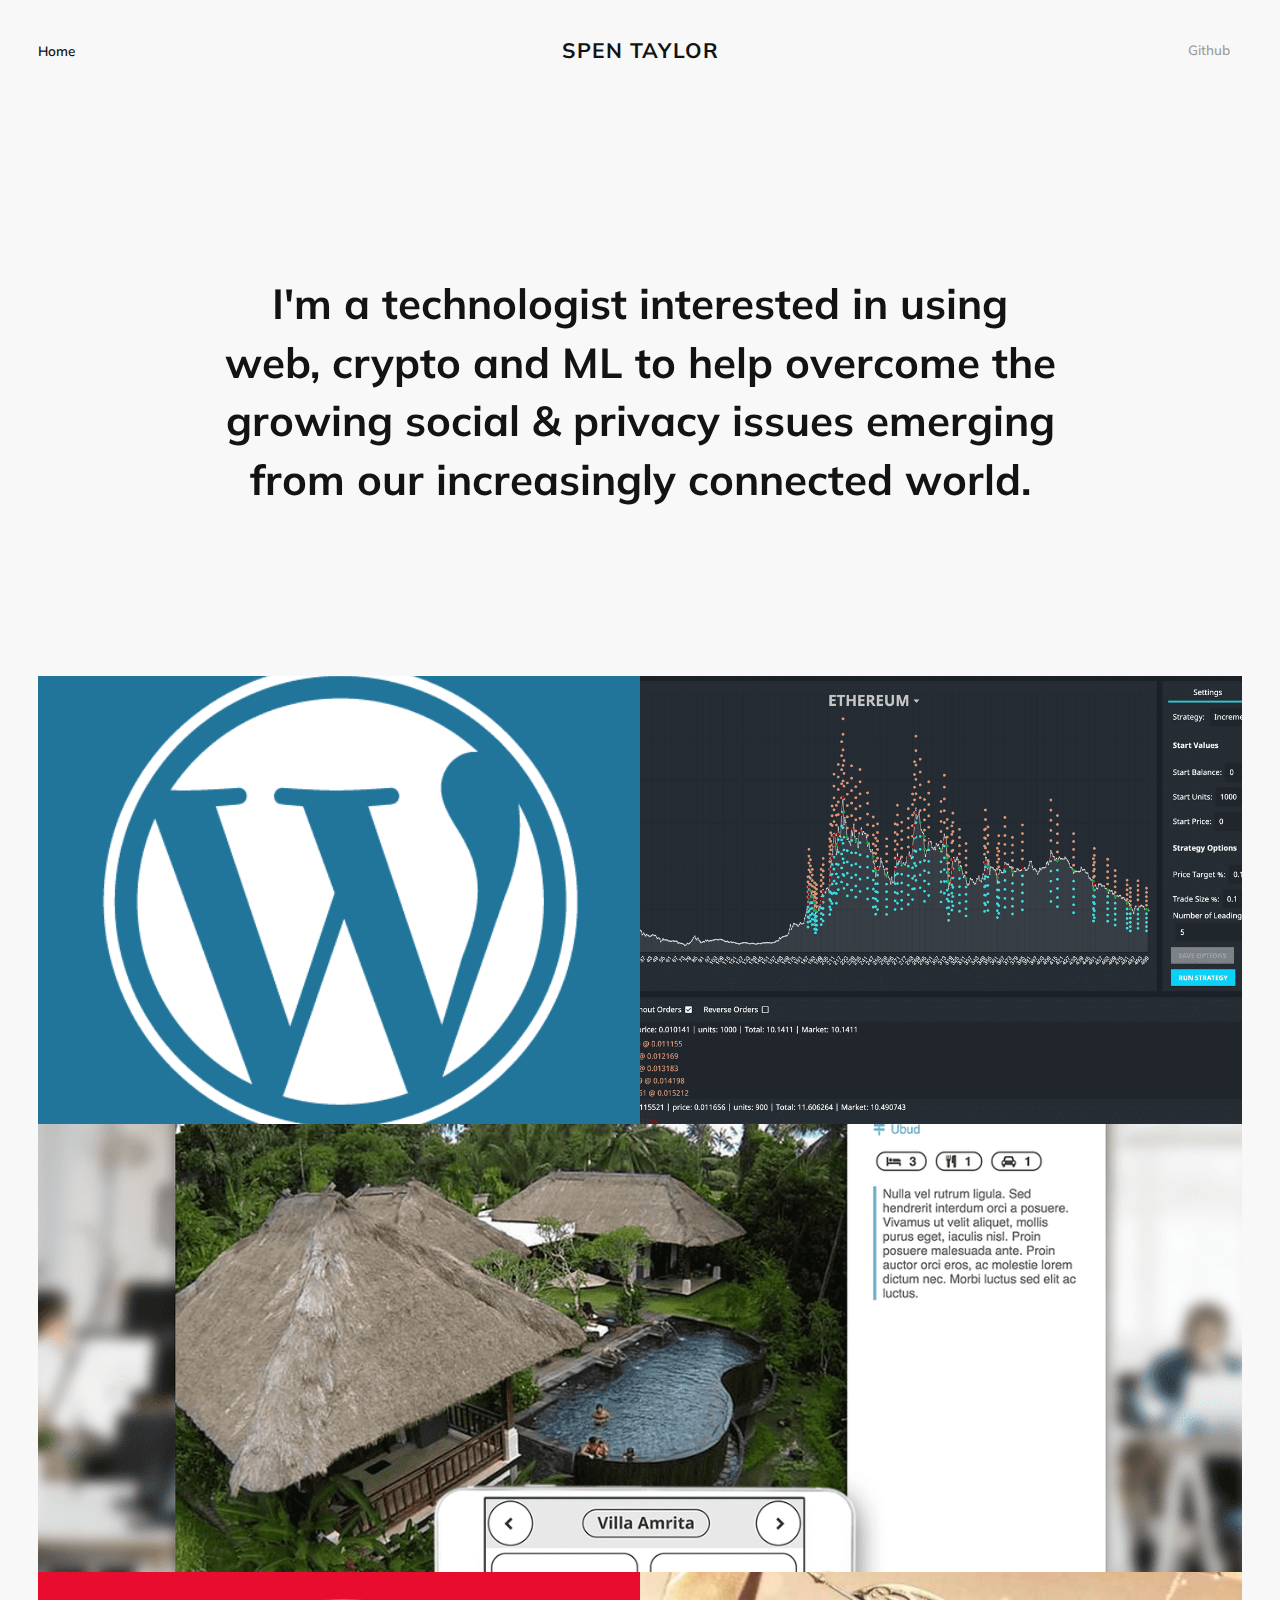
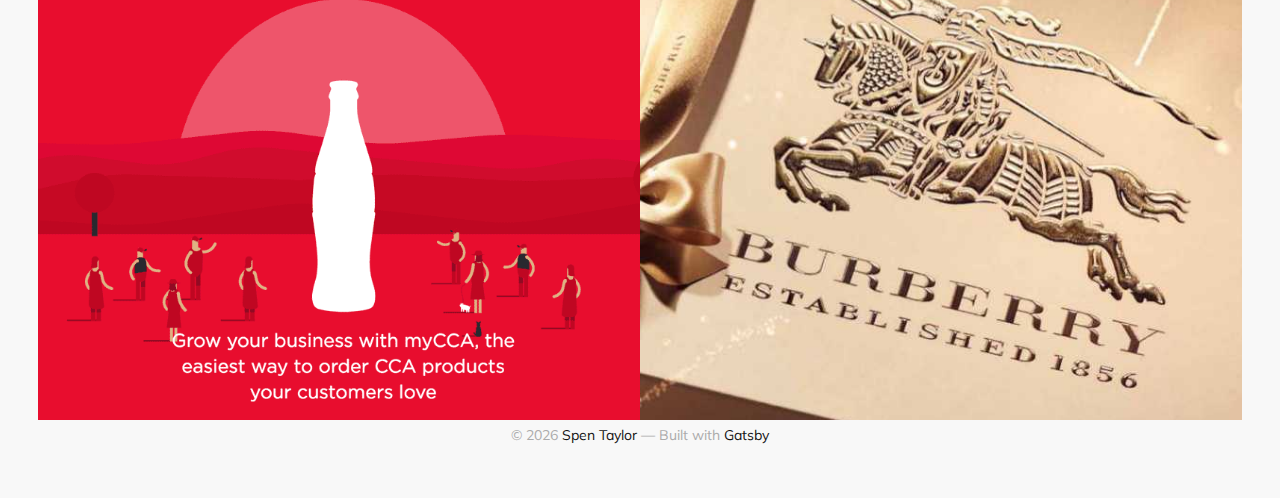
<file: index.html>
<!DOCTYPE html><html lang="en"><head><meta charSet="utf-8"/><meta http-equiv="x-ua-compatible" content="ie=edge"/><meta name="viewport" content="width=device-width, initial-scale=1, shrink-to-fit=no"/><style data-href="/styles.04c933d02298eab9406f.css">@import url(https://fonts.googleapis.com/css?family=Muli:400,400i,600,700,700i,800&display=swap);@font-face{font-family:Montserrat;font-style:normal;font-display:swap;font-weight:100;src:local("Montserrat Thin "),local("Montserrat-Thin"),url(/static/montserrat-latin-100-4124805c0503dbfe42dd67d7f5715964.woff2) format("woff2"),url(/static/montserrat-latin-100-c8fb2f714bbc7bc3e8dfffa916b286dc.woff) format("woff")}@font-face{font-family:Montserrat;font-style:italic;font-display:swap;font-weight:100;src:local("Montserrat Thin italic"),local("Montserrat-Thinitalic"),url(/static/montserrat-latin-100italic-e4bf47bd171a9b2a72dd84c58bf90edf.woff2) format("woff2"),url(/static/montserrat-latin-100italic-d1f3f2d02ee4d7d2d4b1ad865014f189.woff) format("woff")}@font-face{font-family:Montserrat;font-style:normal;font-display:swap;font-weight:200;src:local("Montserrat Extra Light "),local("Montserrat-Extra Light"),url(/static/montserrat-latin-200-444ae007121264bc1969d49b4031f9b2.woff2) format("woff2"),url(/static/montserrat-latin-200-edbce16a90aa22c297a0307b85789837.woff) format("woff")}@font-face{font-family:Montserrat;font-style:italic;font-display:swap;font-weight:200;src:local("Montserrat Extra Light italic"),local("Montserrat-Extra Lightitalic"),url(/static/montserrat-latin-200italic-f316c5d1ec40f3e68654c3f38b3999f3.woff2) format("woff2"),url(/static/montserrat-latin-200italic-d7bbb730d9b5e11720b3eb32326dcca7.woff) format("woff")}@font-face{font-family:Montserrat;font-style:normal;font-display:swap;font-weight:300;src:local("Montserrat Light "),local("Montserrat-Light"),url(/static/montserrat-latin-300-0a7c6df06e85d978d096d4d18fd8d43d.woff2) format("woff2"),url(/static/montserrat-latin-300-5e86df2cad22d2ef2b03516334afae5e.woff) format("woff")}@font-face{font-family:Montserrat;font-style:italic;font-display:swap;font-weight:300;src:local("Montserrat Light italic"),local("Montserrat-Lightitalic"),url(/static/montserrat-latin-300italic-c076c4892bc7a4be7b9097e97a35012d.woff2) format("woff2"),url(/static/montserrat-latin-300italic-37c74a8d2d0d36a0a2c6e9a37ee15b0c.woff) format("woff")}@font-face{font-family:Montserrat;font-style:normal;font-display:swap;font-weight:400;src:local("Montserrat Regular "),local("Montserrat-Regular"),url(/static/montserrat-latin-400-501ce09c42716a2f6e1503a25eb174c9.woff2) format("woff2"),url(/static/montserrat-latin-400-f29d2b8559699b6beb5b29b25b8bc572.woff) format("woff")}@font-face{font-family:Montserrat;font-style:italic;font-display:swap;font-weight:400;src:local("Montserrat Regular italic"),local("Montserrat-Regularitalic"),url(/static/montserrat-latin-400italic-882908d9950d9c86ebd380877f293d95.woff2) format("woff2"),url(/static/montserrat-latin-400italic-22e7b04e5f2a901d49d4d342315a715a.woff) format("woff")}@font-face{font-family:Montserrat;font-style:normal;font-display:swap;font-weight:500;src:local("Montserrat Medium "),local("Montserrat-Medium"),url(/static/montserrat-latin-500-f0f2716c5fe401d175b88715e7d28685.woff2) format("woff2"),url(/static/montserrat-latin-500-991b453bf90a0980e78966d2af7e3d3a.woff) format("woff")}@font-face{font-family:Montserrat;font-style:italic;font-display:swap;font-weight:500;src:local("Montserrat Medium italic"),local("Montserrat-Mediumitalic"),url(/static/montserrat-latin-500italic-4590ebba421b3288c305305d7fa7b504.woff2) format("woff2"),url(/static/montserrat-latin-500italic-f3d41e4cdcc2314e49ddcea751d6f87f.woff) format("woff")}@font-face{font-family:Montserrat;font-style:normal;font-display:swap;font-weight:600;src:local("Montserrat SemiBold "),local("Montserrat-SemiBold"),url(/static/montserrat-latin-600-15c24f7109941777774ddd2c636c6a50.woff2) format("woff2"),url(/static/montserrat-latin-600-f6dc6096f48956908c1787d9a722570a.woff) format("woff")}@font-face{font-family:Montserrat;font-style:italic;font-display:swap;font-weight:600;src:local("Montserrat SemiBold italic"),local("Montserrat-SemiBolditalic"),url(/static/montserrat-latin-600italic-6d10b80529d5c36c7c09fca7193af0fc.woff2) format("woff2"),url(/static/montserrat-latin-600italic-02c4833312d94b1b0866f073023a250e.woff) format("woff")}@font-face{font-family:Montserrat;font-style:normal;font-display:swap;font-weight:700;src:local("Montserrat Bold "),local("Montserrat-Bold"),url(/static/montserrat-latin-700-79982cd1f74c6fa7451bf9b37ead09ff.woff2) format("woff2"),url(/static/montserrat-latin-700-957e93fbbe131a59791cd820d98b7109.woff) format("woff")}@font-face{font-family:Montserrat;font-style:italic;font-display:swap;font-weight:700;src:local("Montserrat Bold italic"),local("Montserrat-Bolditalic"),url(/static/montserrat-latin-700italic-283438e9577fe6a684466bb100e105ec.woff2) format("woff2"),url(/static/montserrat-latin-700italic-ca627c5ccc65cf80c2ecaea44b997de9.woff) format("woff")}@font-face{font-family:Montserrat;font-style:normal;font-display:swap;font-weight:800;src:local("Montserrat ExtraBold "),local("Montserrat-ExtraBold"),url(/static/montserrat-latin-800-35386154b78d046218fc8f88a44ff515.woff2) format("woff2"),url(/static/montserrat-latin-800-756655905d91b77960888262e7d58d35.woff) format("woff")}@font-face{font-family:Montserrat;font-style:italic;font-display:swap;font-weight:800;src:local("Montserrat ExtraBold italic"),local("Montserrat-ExtraBolditalic"),url(/static/montserrat-latin-800italic-e1b52a7bd83e2324db6d92bdc206844c.woff2) format("woff2"),url(/static/montserrat-latin-800italic-a69f0add9d86c1a84311d7dd8693ba4a.woff) format("woff")}@font-face{font-family:Montserrat;font-style:normal;font-display:swap;font-weight:900;src:local("Montserrat Black "),local("Montserrat-Black"),url(/static/montserrat-latin-900-260c2ea3ef57feb82251952e605a36d5.woff2) format("woff2"),url(/static/montserrat-latin-900-186cae8091da578150d81958e217714a.woff) format("woff")}@font-face{font-family:Montserrat;font-style:italic;font-display:swap;font-weight:900;src:local("Montserrat Black italic"),local("Montserrat-Blackitalic"),url(/static/montserrat-latin-900italic-d785fb9fc74588ffb7f306799709a97d.woff2) format("woff2"),url(/static/montserrat-latin-900italic-43b527fe77254f97ea36e2b54e845ec4.woff) format("woff")}@font-face{font-family:Merriweather;font-style:normal;font-display:swap;font-weight:300;src:local("Merriweather Light "),local("Merriweather-Light"),url(/static/merriweather-latin-300-b1158cfcd4aacb9d8fb61625e37af46a.woff2) format("woff2"),url(/static/merriweather-latin-300-cc7de05e166e90320d7d896e0f72a19d.woff) format("woff")}@font-face{font-family:Merriweather;font-style:italic;font-display:swap;font-weight:300;src:local("Merriweather Light italic"),local("Merriweather-Lightitalic"),url(/static/merriweather-latin-300italic-8fe52a48089d6ebe46db0b8e7cc66263.woff2) format("woff2"),url(/static/merriweather-latin-300italic-e1331f5397c2a673f9d3765138debdb5.woff) format("woff")}@font-face{font-family:Merriweather;font-style:normal;font-display:swap;font-weight:400;src:local("Merriweather Regular "),local("Merriweather-Regular"),url(/static/merriweather-latin-400-8276fdb72ae8f4714d4e6eba704cc39f.woff2) format("woff2"),url(/static/merriweather-latin-400-69f09800f4f6479d06e44eba837df872.woff) format("woff")}@font-face{font-family:Merriweather;font-style:italic;font-display:swap;font-weight:400;src:local("Merriweather Regular italic"),local("Merriweather-Regularitalic"),url(/static/merriweather-latin-400italic-3a9be9ea9f7aa4af6de7307df21d9fc0.woff2) format("woff2"),url(/static/merriweather-latin-400italic-d76079ed7541a433a54f79316de086e9.woff) format("woff")}@font-face{font-family:Merriweather;font-style:normal;font-display:swap;font-weight:700;src:local("Merriweather Bold "),local("Merriweather-Bold"),url(/static/merriweather-latin-700-fa534be7ffa380e39a7f6e03bf9a5e03.woff2) format("woff2"),url(/static/merriweather-latin-700-ba56ea84b8084b7ff9677f50d3cd81bd.woff) format("woff")}@font-face{font-family:Merriweather;font-style:italic;font-display:swap;font-weight:700;src:local("Merriweather Bold italic"),local("Merriweather-Bolditalic"),url(/static/merriweather-latin-700italic-1ef5edaaa20ae53ea50399884c5e48c6.woff2) format("woff2"),url(/static/merriweather-latin-700italic-534bc9e7ce93c73d73426e46acd78092.woff) format("woff")}@font-face{font-family:Merriweather;font-style:normal;font-display:swap;font-weight:900;src:local("Merriweather Black "),local("Merriweather-Black"),url(/static/merriweather-latin-900-7528fb70e8a4a82c7305e72ff43ac25f.woff2) format("woff2"),url(/static/merriweather-latin-900-3799b6e2f5ed3fcccf9d7a708d7419fa.woff) format("woff")}@font-face{font-family:Merriweather;font-style:italic;font-display:swap;font-weight:900;src:local("Merriweather Black italic"),local("Merriweather-Blackitalic"),url(/static/merriweather-latin-900italic-e1b4d2aaa78e12ad84aaf8a56321e4c2.woff2) format("woff2"),url(/static/merriweather-latin-900italic-2ae22f731b3424e8dbb4b37f7ca6e708.woff) format("woff")}@font-face{font-family:Nunito;font-style:normal;font-display:swap;font-weight:200;src:local("Nunito Extra Light "),local("Nunito-Extra Light"),url(/static/nunito-latin-200-2a4f4b0a3646be9d8560178ebc4306e5.woff2) format("woff2"),url(/static/nunito-latin-200-249c20ee4450b15795cdde4cbb5f38d8.woff) format("woff")}@font-face{font-family:Nunito;font-style:italic;font-display:swap;font-weight:200;src:local("Nunito Extra Light italic"),local("Nunito-Extra Lightitalic"),url(/static/nunito-latin-200italic-89ba5530f3b2c751f2a49e25f31e3f15.woff2) format("woff2"),url(/static/nunito-latin-200italic-67d3d63c0ac28ccbc0c0fcbda8e66e04.woff) format("woff")}@font-face{font-family:Nunito;font-style:normal;font-display:swap;font-weight:300;src:local("Nunito Light "),local("Nunito-Light"),url(/static/nunito-latin-300-895205e22ad7d4d866df7102352077cd.woff2) format("woff2"),url(/static/nunito-latin-300-cad1324b066f52f764cf080d9244c8b2.woff) format("woff")}@font-face{font-family:Nunito;font-style:italic;font-display:swap;font-weight:300;src:local("Nunito Light italic"),local("Nunito-Lightitalic"),url(/static/nunito-latin-300italic-f4a613c73f19da60cf08aa42b2a9249b.woff2) format("woff2"),url(/static/nunito-latin-300italic-1fde36925a8493f45651815dd89d22a7.woff) format("woff")}@font-face{font-family:Nunito;font-style:normal;font-display:swap;font-weight:400;src:local("Nunito Regular "),local("Nunito-Regular"),url(/static/nunito-latin-400-de6068bf97f40206af0b062e262e6213.woff2) format("woff2"),url(/static/nunito-latin-400-6386ba6af7b7a5480eb5efda82ff803c.woff) format("woff")}@font-face{font-family:Nunito;font-style:italic;font-display:swap;font-weight:400;src:local("Nunito Regular italic"),local("Nunito-Regularitalic"),url(/static/nunito-latin-400italic-6ca737afe5cef0c0a9c9bbfec4e398ff.woff2) format("woff2"),url(/static/nunito-latin-400italic-ef2e2a0d9dd85cf89526d1f27f8fbbef.woff) format("woff")}@font-face{font-family:Nunito;font-style:normal;font-display:swap;font-weight:600;src:local("Nunito SemiBold "),local("Nunito-SemiBold"),url(/static/nunito-latin-600-b10ecee279e3a8d11d5ec3193b68d8bf.woff2) format("woff2"),url(/static/nunito-latin-600-c3de23017bcb95715e6eb11dd6a10fc5.woff) format("woff")}@font-face{font-family:Nunito;font-style:italic;font-display:swap;font-weight:600;src:local("Nunito SemiBold italic"),local("Nunito-SemiBolditalic"),url(/static/nunito-latin-600italic-97d4f64b213f3e5163827754c213bb4e.woff2) format("woff2"),url(/static/nunito-latin-600italic-4f62b81ff327bd0ffadcb7b82e6c13b2.woff) format("woff")}@font-face{font-family:Nunito;font-style:normal;font-display:swap;font-weight:700;src:local("Nunito Bold "),local("Nunito-Bold"),url(/static/nunito-latin-700-91ae827aa880d02ea567979add1da58c.woff2) format("woff2"),url(/static/nunito-latin-700-623f5ed42b0b347fb4531ded4e4b57a2.woff) format("woff")}@font-face{font-family:Nunito;font-style:italic;font-display:swap;font-weight:700;src:local("Nunito Bold italic"),local("Nunito-Bolditalic"),url(/static/nunito-latin-700italic-b94caac4c88b1fe6c4faf6256646f42e.woff2) format("woff2"),url(/static/nunito-latin-700italic-3aabf345871453097c2d8762411d187e.woff) format("woff")}@font-face{font-family:Nunito;font-style:normal;font-display:swap;font-weight:800;src:local("Nunito ExtraBold "),local("Nunito-ExtraBold"),url(/static/nunito-latin-800-36e4c9b478c2e2adb339a76d819eed7e.woff2) format("woff2"),url(/static/nunito-latin-800-33c733aff58ea08126616f346cbf4f4a.woff) format("woff")}@font-face{font-family:Nunito;font-style:italic;font-display:swap;font-weight:800;src:local("Nunito ExtraBold italic"),local("Nunito-ExtraBolditalic"),url(/static/nunito-latin-800italic-0f20328772c0d84250ef397c129607fb.woff2) format("woff2"),url(/static/nunito-latin-800italic-672d2afe4f40a766e46ff95379550c4f.woff) format("woff")}@font-face{font-family:Nunito;font-style:normal;font-display:swap;font-weight:900;src:local("Nunito Black "),local("Nunito-Black"),url(/static/nunito-latin-900-b296e05d0932e16d500b753becdb338e.woff2) format("woff2"),url(/static/nunito-latin-900-cbf4339e858edf2b14d20140b2887343.woff) format("woff")}@font-face{font-family:Nunito;font-style:italic;font-display:swap;font-weight:900;src:local("Nunito Black italic"),local("Nunito-Blackitalic"),url(/static/nunito-latin-900italic-ae87e7b4e2d3825919b9bc6c82039b80.woff2) format("woff2"),url(/static/nunito-latin-900italic-602859bd469800c6205701f5a16b1a1b.woff) format("woff")}@font-face{font-family:Alegreya;font-style:normal;font-display:swap;font-weight:400;src:local("Alegreya Regular "),local("Alegreya-Regular"),url(/static/alegreya-latin-400-1bf2b206adf8f7b46ba5f3b357c38672.woff2) format("woff2"),url(/static/alegreya-latin-400-c86584ca67d3fd1db92b041bdade2d78.woff) format("woff")}@font-face{font-family:Alegreya;font-style:italic;font-display:swap;font-weight:400;src:local("Alegreya Regular italic"),local("Alegreya-Regularitalic"),url(/static/alegreya-latin-400italic-dd74c0c256a81a250d6e3886b9e576ff.woff2) format("woff2"),url(/static/alegreya-latin-400italic-a49f843b91685923c469edf47e389897.woff) format("woff")}@font-face{font-family:Alegreya;font-style:normal;font-display:swap;font-weight:500;src:local("Alegreya Medium "),local("Alegreya-Medium"),url(/static/alegreya-latin-500-38edb27697d76919c232e44a14f21805.woff2) format("woff2"),url(/static/alegreya-latin-500-d6e3582f71a17711906ef026116c4ab8.woff) format("woff")}@font-face{font-family:Alegreya;font-style:italic;font-display:swap;font-weight:500;src:local("Alegreya Medium italic"),local("Alegreya-Mediumitalic"),url(/static/alegreya-latin-500italic-69548089fb89e6b6703333635dc8fd80.woff2) format("woff2"),url(/static/alegreya-latin-500italic-4d6db4854825588a9c40fc5e38468f11.woff) format("woff")}@font-face{font-family:Alegreya;font-style:normal;font-display:swap;font-weight:700;src:local("Alegreya Bold "),local("Alegreya-Bold"),url(/static/alegreya-latin-700-91067660668c2a50e1aebb1217eb4f04.woff2) format("woff2"),url(/static/alegreya-latin-700-c5c37be8855af831b8fa6227b7ee3a5b.woff) format("woff")}@font-face{font-family:Alegreya;font-style:italic;font-display:swap;font-weight:700;src:local("Alegreya Bold italic"),local("Alegreya-Bolditalic"),url(/static/alegreya-latin-700italic-e70abe4ad4049340e81a8cf9695921af.woff2) format("woff2"),url(/static/alegreya-latin-700italic-073d22cc1d7520b69b85236f83161fa6.woff) format("woff")}@font-face{font-family:Alegreya;font-style:normal;font-display:swap;font-weight:800;src:local("Alegreya ExtraBold "),local("Alegreya-ExtraBold"),url(/static/alegreya-latin-800-39d285c315bdce1f4e7a58776c8acb9d.woff2) format("woff2"),url(/static/alegreya-latin-800-e8b0a8bf5d8f66816145e3f26d1ae9eb.woff) format("woff")}@font-face{font-family:Alegreya;font-style:italic;font-display:swap;font-weight:800;src:local("Alegreya ExtraBold italic"),local("Alegreya-ExtraBolditalic"),url(/static/alegreya-latin-800italic-ff56d77b0d1a8f985ddf77055665fe42.woff2) format("woff2"),url(/static/alegreya-latin-800italic-7c8d918914d7a37942de5b36ecc33308.woff) format("woff")}@font-face{font-family:Alegreya;font-style:normal;font-display:swap;font-weight:900;src:local("Alegreya Black "),local("Alegreya-Black"),url(/static/alegreya-latin-900-84778a160e316a689dbca4302865a6ac.woff2) format("woff2"),url(/static/alegreya-latin-900-69942dd6ac75dbf15630b9696f466052.woff) format("woff")}@font-face{font-family:Alegreya;font-style:italic;font-display:swap;font-weight:900;src:local("Alegreya Black italic"),local("Alegreya-Blackitalic"),url(/static/alegreya-latin-900italic-a503a455b9124bf279832270f597ff59.woff2) format("woff2"),url(/static/alegreya-latin-900italic-1acd008a03ab951841d9615bf7be9b36.woff) format("woff")}


/*! normalize.css v8.0.1 | MIT License | github.com/necolas/normalize.css */html{line-height:1.15}body{margin:0}main{display:block}strong{font-weight:bolder}button,input{font-family:inherit;font-size:100%;line-height:1.15;overflow:visible}[type=button],[type=reset],[type=submit],button{-webkit-appearance:button}[type=button]::-moz-focus-inner,[type=reset]::-moz-focus-inner,[type=submit]::-moz-focus-inner,button::-moz-focus-inner{border-style:none;padding:0}[type=button]:-moz-focusring,[type=reset]:-moz-focusring,[type=submit]:-moz-focusring,button:-moz-focusring{outline:1px dotted ButtonText}legend{color:inherit;display:table;max-width:100%;white-space:normal}[type=checkbox],[type=radio],legend{-webkit-box-sizing:border-box;box-sizing:border-box}[type=checkbox],[type=radio]{padding:0}[type=number]::-webkit-inner-spin-button,[type=number]::-webkit-outer-spin-button{height:auto}[type=search]{-webkit-appearance:textfield;outline-offset:-2px}[type=search]::-webkit-search-decoration{-webkit-appearance:none}::-webkit-file-upload-button{-webkit-appearance:button;font:inherit}summary{display:list-item}[hidden],template{display:none}

/*! normalize-opentype.css v0.2.4 | MIT License | kennethormandy.com/journal/normalize-opentype-css */::-moz-selection{color:inherit;text-shadow:inherit;background-color:#accef7}::selection{color:inherit;text-shadow:inherit;background-color:#accef7}body,html{-webkit-font-feature-settings:"kern" 1,"liga" 1,"calt" 1,"pnum" 1,"tnum" 0,"onum" 1,"lnum" 0,"dlig" 0;font-feature-settings:"kern" 1,"liga" 1,"calt" 1,"pnum" 1,"tnum" 0,"onum" 1,"lnum" 0,"dlig" 0}h1,h2,h3{-webkit-font-feature-settings:"kern" 1,"liga" 1,"calt" 1,"pnum" 1,"tnum" 0,"onum" 1,"lnum" 0,"dlig" 1;font-feature-settings:"kern" 1,"liga" 1,"calt" 1,"pnum" 1,"tnum" 0,"onum" 1,"lnum" 0,"dlig" 1}input[type=color],input[type=date],input[type=datetime-local],input[type=datetime],input[type=number],input[type=range],input[type=tel],input[type=week]{-webkit-font-feature-settings:"kern" 0,"liga" 1,"calt" 1,"pnum" 1,"tnum" 0,"onum" 0,"lnum" 1,"zero" 0;font-feature-settings:"kern" 0,"liga" 1,"calt" 1,"pnum" 1,"tnum" 0,"onum" 0,"lnum" 1,"zero" 0}caption{-webkit-font-feature-settings:"kern" 1,"liga" 1,"calt" 1,"pnum" 0,"tnum" 1,"onum" 0,"lnum" 1,"zero" 1;font-feature-settings:"kern" 1,"liga" 1,"calt" 1,"pnum" 0,"tnum" 1,"onum" 0,"lnum" 1,"zero" 1}a,acronym,article,body,canvas,caption,dfn,div,figcaption,footer,h1,h2,h3,header,html,ins,legend,li,menu,nav,object,p,s,section,span,strong,summary,ul{margin:0;padding:0;border:0;font:inherit;font-size:100%;vertical-align:baseline}body{line-height:1}ul{list-style:none}html{-webkit-box-sizing:border-box;box-sizing:border-box;font-family:sans-serif;-ms-text-size-adjust:100%;-webkit-text-size-adjust:100%}*,:after,:before{-webkit-box-sizing:inherit;box-sizing:inherit}a{background-color:transparent}a:active,a:hover{outline:0}strong{font-weight:700}dfn{font-style:italic}h1{margin:.67em 0;font-size:2em}button,input{margin:0;color:inherit;font:inherit}button{overflow:visible;border:none;text-transform:none}button,html input[type=button],input[type=reset],input[type=submit]{cursor:pointer;-webkit-appearance:button}button[disabled],html input[disabled]{cursor:default}button::-moz-focus-inner,input::-moz-focus-inner{padding:0;border:0}input{line-height:normal}input:focus{outline:none}input[type=checkbox],input[type=radio]{-webkit-box-sizing:border-box;box-sizing:border-box;padding:0}input[type=number]::-webkit-inner-spin-button,input[type=number]::-webkit-outer-spin-button{height:auto}input[type=search]{-webkit-box-sizing:content-box;box-sizing:content-box;-webkit-appearance:textfield}input[type=search]::-webkit-search-cancel-button,input[type=search]::-webkit-search-decoration{-webkit-appearance:none}legend{padding:0;border:0}html{overflow-y:scroll;font-size:62.5%;-webkit-tap-highlight-color:rgba(0,0,0,0)}body,html{overflow-x:hidden}body{color:#454545;font-family:-apple-system,BlinkMacSystemFont,Segoe UI,Roboto,Oxygen,Ubuntu,Cantarell,Open Sans,Helvetica Neue,sans-serif;font-size:1.5rem;line-height:1.6em;font-weight:400;font-style:normal;letter-spacing:0;text-rendering:optimizeLegibility;background:#fff;-webkit-font-smoothing:antialiased;-moz-osx-font-smoothing:grayscale;-moz-font-feature-settings:"liga" on}::-moz-selection{text-shadow:none;background:#cbeafb}::selection{text-shadow:none;background:#cbeafb}canvas{vertical-align:middle}p{margin:0 0 1.5em}a{color:#26a8ed;text-decoration:none;-webkit-transition:.4s ease;transition:.4s ease}a:hover{text-decoration:underline;-webkit-transition:.2s ease;transition:.2s ease}h1,h2,h3{margin-top:0;line-height:1.4;font-weight:700;text-rendering:optimizeLegibility}h1{margin:0 0 .5em;font-size:5.7rem;font-weight:800}@media (max-width:500px){h1{font-size:2.7rem}}h2{margin:1.5em 0 .5em;font-size:4rem}@media (max-width:500px){h2{font-size:2rem}}h3{margin:1.5em 0 1em;font-size:3.2rem}@media (max-width:500px){h3{font-size:1.8rem}}.kg-image{max-width:100%;width:100%}ul{margin:0 0 2rem;padding-left:1.3em;padding-right:1.5em}ul ul{margin:.5em 0 1em}ul{list-style:disc;max-width:100%}li{margin:.5em 0;padding-left:.3em;line-height:1.6em}input[type=email],input[type=password],input[type=search],input[type=tel],input[type=text],input[type=url]{background:#f8f8f8;border-radius:.5rem;border:1px solid #ddd;color:inherit;display:block;outline:0;padding:0 .6em;text-decoration:none;width:100%}input[type=email]:invalid,input[type=password]:invalid,input[type=search]:invalid,input[type=tel]:invalid,input[type=text]:invalid,input[type=url]:invalid{-webkit-box-shadow:none;box-shadow:none}input[type=email]:focus,input[type=password]:focus,input[type=search]:focus,input[type=tel]:focus,input[type=text]:focus,input[type=url]:focus{border-color:#3eb0ef;-webkit-box-shadow:0 0 0 1px #3eb0ef;box-shadow:0 0 0 1px #3eb0ef}input[type=email],input[type=password],input[type=search],input[type=tel],input[type=text],input[type=url]{height:4rem}input[type=checkbox],input[type=radio]{display:block;margin-right:-2em;opacity:0;width:1em;z-index:-1}.button,button,input[type=button],input[type=reset],input[type=submit]{display:inline-block;height:4rem;padding:0 2rem;border:0;border-radius:.5rem;cursor:pointer;font-family:Muli,sans-serif;font-size:1.4rem;font-weight:400;line-height:4rem;text-align:center;text-decoration:none;white-space:nowrap;-webkit-appearance:none;-moz-appearance:none;appearance:none;-webkit-transition:.4s ease;transition:.4s ease}.button:disabled,button:disabled,input[type=button]:disabled,input[type=reset]:disabled,input[type=submit]:disabled{pointer-events:none;opacity:.4}.button,button,input[type=button],input[type=reset],input[type=submit]{color:#3eb0ef!important;background-color:transparent;-webkit-box-shadow:inset 0 0 0 2px #3eb0ef;box-shadow:inset 0 0 0 2px #3eb0ef}.button:hover,button:hover,input[type=button]:hover,input[type=reset]:hover,input[type=submit]:hover{text-decoration:none;color:#118dd0!important;-webkit-box-shadow:inset 0 0 0 2px #139de7;box-shadow:inset 0 0 0 2px #139de7;-webkit-transition:.2s ease;transition:.2s ease}.hamburger{display:-webkit-box;display:-ms-flexbox;display:flex;overflow:visible;margin:0;padding:2px 0;border:0;color:inherit;font:inherit;text-transform:none;background-color:transparent;cursor:pointer;-webkit-transition:opacity .15s linear,-webkit-filter .15s linear;transition:opacity .15s linear,-webkit-filter .15s linear;transition:opacity .15s linear,filter .15s linear;transition:opacity .15s linear,filter .15s linear,-webkit-filter .15s linear}.hamburger-box{position:relative;display:inline-block;width:20px;height:13px}.hamburger-inner{top:50%;display:block;margin-top:-2px}.hamburger-inner,.hamburger-inner:after,.hamburger-inner:before{position:absolute;width:20px;height:1px;background-color:#ababab;border-radius:4px;-webkit-transition:-webkit-transform .15s ease;transition:-webkit-transform .15s ease;transition:transform .15s ease;transition:transform .15s ease,-webkit-transform .15s ease}.hamburger-inner:after,.hamburger-inner:before{content:"";display:block}.hamburger-inner:before{top:-6px}.hamburger-inner:after{bottom:-6px}.hamburger--collapse .hamburger-inner{top:auto;bottom:0;-webkit-transition-delay:.15s;transition-delay:.15s;-webkit-transition-timing-function:cubic-bezier(.55,.055,.675,.19);transition-timing-function:cubic-bezier(.55,.055,.675,.19);-webkit-transition-duration:.15s;transition-duration:.15s}.hamburger--collapse .hamburger-inner:after{top:-12px;-webkit-transition:top .3s cubic-bezier(.33333,.66667,.66667,1) .3s,opacity .1s linear;transition:top .3s cubic-bezier(.33333,.66667,.66667,1) .3s,opacity .1s linear}.hamburger--collapse .hamburger-inner:before{-webkit-transition:top .12s cubic-bezier(.33333,.66667,.66667,1) .3s,-webkit-transform .15s cubic-bezier(.55,.055,.675,.19);transition:top .12s cubic-bezier(.33333,.66667,.66667,1) .3s,-webkit-transform .15s cubic-bezier(.55,.055,.675,.19);transition:top .12s cubic-bezier(.33333,.66667,.66667,1) .3s,transform .15s cubic-bezier(.55,.055,.675,.19);transition:top .12s cubic-bezier(.33333,.66667,.66667,1) .3s,transform .15s cubic-bezier(.55,.055,.675,.19),-webkit-transform .15s cubic-bezier(.55,.055,.675,.19)}.site-head-open .hamburger-inner,.site-head-open .hamburger-inner:after,.site-head-open .hamburger-inner:before{background-color:#131313}.site-head-open .hamburger-inner{-webkit-transition-delay:.32s;transition-delay:.32s;-webkit-transition-timing-function:cubic-bezier(.215,.61,.355,1);transition-timing-function:cubic-bezier(.215,.61,.355,1);-webkit-transform:translate3d(0,-6px,0) rotate(-45deg);transform:translate3d(0,-6px,0) rotate(-45deg)}.site-head-open .hamburger-inner:after{top:0;opacity:0;-webkit-transition:top .3s cubic-bezier(.33333,0,.66667,.33333),opacity .1s linear .27s;transition:top .3s cubic-bezier(.33333,0,.66667,.33333),opacity .1s linear .27s}.site-head-open .hamburger-inner:before{top:0;-webkit-transition:top .12s cubic-bezier(.33333,0,.66667,.33333) .18s,-webkit-transform .15s cubic-bezier(.215,.61,.355,1) .42s;transition:top .12s cubic-bezier(.33333,0,.66667,.33333) .18s,-webkit-transform .15s cubic-bezier(.215,.61,.355,1) .42s;transition:top .12s cubic-bezier(.33333,0,.66667,.33333) .18s,transform .15s cubic-bezier(.215,.61,.355,1) .42s;transition:top .12s cubic-bezier(.33333,0,.66667,.33333) .18s,transform .15s cubic-bezier(.215,.61,.355,1) .42s,-webkit-transform .15s cubic-bezier(.215,.61,.355,1) .42s;-webkit-transform:rotate(-90deg);transform:rotate(-90deg)}.transition-fade{-webkit-transition:.25s;transition:.25s;opacity:1;-webkit-animation:slideUp .9s cubic-bezier(.075,.82,.165,1) forwards;animation:slideUp .9s cubic-bezier(.075,.82,.165,1) forwards;-webkit-transform:translate3d(0,4vh,0);transform:translate3d(0,4vh,0)}@-webkit-keyframes slideUp{0%{-webkit-transform:translate3d(0,4vh,0);transform:translate3d(0,4vh,0)}to{-webkit-transform:translateZ(0);transform:translateZ(0)}}@keyframes slideUp{0%{-webkit-transform:translate3d(0,4vh,0);transform:translate3d(0,4vh,0)}to{-webkit-transform:translateZ(0);transform:translateZ(0)}}body{font-family:Muli,sans-serif;background:#f8f8f8;-webkit-transition:background .3s ease-out;transition:background .3s ease-out;-webkit-transition-delay:.25;transition-delay:.25}.site-wrapper{padding:3vw;min-height:100vh}@media (max-width:850px){.site-wrapper{padding:6vw}}.page-head{display:-webkit-box;display:-ms-flexbox;display:flex;-webkit-box-orient:vertical;-webkit-box-direction:normal;-ms-flex-direction:column;flex-direction:column;-webkit-box-align:center;-ms-flex-align:center;align-items:center;-webkit-box-pack:center;-ms-flex-pack:center;justify-content:center;padding:13vw 0;max-width:70%;margin:auto;text-align:center}.page-head-title{margin:0;font-size:4.2rem;color:#131313}@media (max-width:500px){.page-head-title{font-size:2rem}}.site-foot{margin:3vw 0 1vw;text-align:center;color:#ababab;font-size:1.4rem}.site-foot a{color:#131313}.site-head{position:relative;z-index:300;margin-top:-10px;font-size:1.35rem}.site-head-container{-webkit-box-pack:justify;-ms-flex-pack:justify;justify-content:space-between}.site-head-container,.site-head-left{display:-webkit-box;display:-ms-flexbox;display:flex;-webkit-box-align:center;-ms-flex-align:center;align-items:center}.site-head-left{position:relative;z-index:100;margin-right:10px;white-space:nowrap}.nav{display:-webkit-box;display:-ms-flexbox;display:flex;margin:0 0 0 -12px;padding:0;list-style:none}.site-head li{display:block;margin:0;padding:0}.site-head-left a,.site-head-right a{display:block;margin:0;padding:10px 12px;color:#131313;font-weight:600;opacity:.4}.nav-current a,.site-head a:hover{text-decoration:none;opacity:1}.site-head-center{position:absolute;display:-webkit-box;display:-ms-flexbox;display:flex;-webkit-box-pack:center;-ms-flex-pack:center;justify-content:center;width:100%}.site-head-logo{-ms-flex-negative:0;flex-shrink:0;display:block;padding:10px;color:#131313;font-size:2.1rem;line-height:1em;font-weight:700;text-transform:uppercase;letter-spacing:1px}.site-head-logo:hover{text-decoration:none}.site-head-right{position:relative;z-index:100}.site-head-right,.social-links{-ms-flex-negative:0;flex-shrink:0;display:-webkit-box;display:-ms-flexbox;display:flex;-webkit-box-align:center;-ms-flex-align:center;align-items:center}.nav-burger{display:none;position:absolute;left:0;z-index:9999;padding:12px 12px 12px 0}@media (max-width:850px){.site-head{padding:0}.nav-burger{display:block}.site-head-container{-webkit-box-orient:vertical;-webkit-box-direction:normal;-ms-flex-direction:column;flex-direction:column;-webkit-box-pack:start;-ms-flex-pack:start;justify-content:flex-start;height:40px;background:hsla(0,0%,100%,0);z-index:-1;-webkit-transition:all .4s ease-out;transition:all .4s ease-out;overflow:hidden}.site-head-left,.site-head-right{position:relative;z-index:-1;height:auto;-webkit-transition:height .2s cubic-bezier(.4,.01,.165,.99);transition:height .2s cubic-bezier(.4,.01,.165,.99);-webkit-transition-delay:1s;transition-delay:1s}.site-head-left a,.site-head-right a{margin:8px 0;padding:1px 0;font-size:2.6rem;line-height:1.15em;font-weight:200;opacity:0;-webkit-transition:opacity .2s cubic-bezier(.4,.01,.165,.99),-webkit-transform .3s cubic-bezier(.4,.01,.165,.99);transition:opacity .2s cubic-bezier(.4,.01,.165,.99),-webkit-transform .3s cubic-bezier(.4,.01,.165,.99);transition:transform .3s cubic-bezier(.4,.01,.165,.99),opacity .2s cubic-bezier(.4,.01,.165,.99);transition:transform .3s cubic-bezier(.4,.01,.165,.99),opacity .2s cubic-bezier(.4,.01,.165,.99),-webkit-transform .3s cubic-bezier(.4,.01,.165,.99);-webkit-transform:scale(1.1) translateY(-25px);transform:scale(1.1) translateY(-25px)}.site-head-right a{padding:5px 0;margin:1px 0;font-size:2rem}.nav{width:100%;-webkit-box-orient:vertical;-webkit-box-direction:normal;-ms-flex-direction:column;flex-direction:column;-webkit-box-pack:start;-ms-flex-pack:start;justify-content:flex-start;-webkit-box-align:start;-ms-flex-align:start;align-items:flex-start;margin:3vw 0 0}.site-head-left{-webkit-box-ordinal-group:3;-ms-flex-order:2;order:2;margin:0;width:100%}.site-head-center{-webkit-box-ordinal-group:2;-ms-flex-order:1;order:1;position:static;z-index:auto;display:-webkit-box;display:-ms-flexbox;display:flex;-webkit-box-pack:center;-ms-flex-pack:center;justify-content:center}.site-head-right{-webkit-box-ordinal-group:4;-ms-flex-order:3;order:3;width:100%;margin-top:3vw}.social-links{-webkit-box-orient:vertical;-webkit-box-direction:normal;-ms-flex-direction:column;flex-direction:column;-webkit-box-align:start;-ms-flex-align:start;align-items:flex-start}.site-head-open{background:#fff;-webkit-transition:background .5s ease-out;transition:background .5s ease-out;-webkit-transition-delay:.25;transition-delay:.25;overflow:hidden;height:100vh}.site-head-open .site-head-container{height:100vh;-webkit-transition:height .2s ease-in;transition:height .2s ease-in}.site-head-open .site-head-left,.site-head-open .site-head-right{z-index:9999;height:auto;-webkit-transition:height .2s cubic-bezier(.4,.01,.165,.99);transition:height .2s cubic-bezier(.4,.01,.165,.99)}.site-head-open .site-head-left a,.site-head-open .site-head-right a{opacity:1;-webkit-transition:opacity .9s cubic-bezier(.4,.01,.165,.99),-webkit-transform .6s cubic-bezier(.4,.01,.165,.99);transition:opacity .9s cubic-bezier(.4,.01,.165,.99),-webkit-transform .6s cubic-bezier(.4,.01,.165,.99);transition:transform .6s cubic-bezier(.4,.01,.165,.99),opacity .9s cubic-bezier(.4,.01,.165,.99);transition:transform .6s cubic-bezier(.4,.01,.165,.99),opacity .9s cubic-bezier(.4,.01,.165,.99),-webkit-transform .6s cubic-bezier(.4,.01,.165,.99);-webkit-transform:scale(1) translateY(0);transform:scale(1) translateY(0)}.site-head-open .nav-current a{border-bottom:2px solid #131313}.site-head-open .site-head-right a{opacity:.5}.site-head-open .site-foot{display:block;position:fixed;z-index:9999;bottom:0;-webkit-transition:-webkit-transform .3s cubic-bezier(.4,.01,.165,.99);transition:-webkit-transform .3s cubic-bezier(.4,.01,.165,.99);transition:transform .3s cubic-bezier(.4,.01,.165,.99);transition:transform .3s cubic-bezier(.4,.01,.165,.99),-webkit-transform .3s cubic-bezier(.4,.01,.165,.99);-webkit-transform:translateY(-4vw);transform:translateY(-4vw)}}.post-feed{-ms-flex-wrap:wrap;flex-wrap:wrap}.post-card,.post-feed{display:-webkit-box;display:-ms-flexbox;display:flex}.post-card{-webkit-box-flex:1;-ms-flex:1 1 50%;flex:1 1 50%;position:relative;height:35vw;background:linear-gradient(135deg,#1f1f1f,#111) 50%;background-size:cover;overflow:hidden;counter-increment:posts}@media (max-width:700px){.post-card{-webkit-box-flex:1;-ms-flex:1 1 100%;flex:1 1 100%;height:70vw}}.post-card-large{-webkit-box-flex:1;-ms-flex:1 1 100%;flex:1 1 100%}.post-card-link{display:block}.post-card-content,.post-card-link{-webkit-box-flex:1;-ms-flex:1 1 auto;flex:1 1 auto}.post-card-content{display:-webkit-box;display:-ms-flexbox;display:flex;-webkit-box-align:center;-ms-flex-align:center;align-items:center;-webkit-box-pack:center;-ms-flex-pack:center;justify-content:center;position:absolute;top:0;right:0;bottom:0;left:0;color:#fff;background:rgba(0,0,0,.1);opacity:1;-webkit-transition:opacity .5s cubic-bezier(.33,0,.2,1);transition:opacity .5s cubic-bezier(.33,0,.2,1)}.post-card.with-image .post-card-content{opacity:0}@media (max-width:700px){.post-card.with-image .post-card-content{opacity:1}}.post-card-link:hover .post-card-content{opacity:1;-webkit-transition:opacity .3s cubic-bezier(.33,0,.2,1);transition:opacity .3s cubic-bezier(.33,0,.2,1)}.post-card-title{margin:0;display:inline-block;font-size:3.4rem;max-width:70%;text-align:center;-webkit-transition:all .3s cubic-bezier(.33,0,.2,1);transition:all .3s cubic-bezier(.33,0,.2,1)}.post-card.no-image:before{display:block;content:counter(posts);position:absolute;bottom:-.15em;right:5vw;font-size:28vw;line-height:1em;font-weight:800;letter-spacing:-.1em;color:rgba(0,0,0,.2)}.post-card.no-image .post-card-content{-webkit-box-pack:start;-ms-flex-pack:start;justify-content:flex-start;-webkit-box-align:start;-ms-flex-align:start;align-items:flex-start;padding:4vw}.post-card.no-image .post-card-title{font-size:5rem;line-height:1.15em;text-align:left}.post-card.no-image:hover .post-card-title{text-decoration:underline}@media (max-width:1200px){.post-card.no-image .post-card-title{font-size:3.4rem}}@media (max-width:700px){.post-card.no-image:before{font-size:50vw}}.post-content{max-width:720px;margin:0 auto;padding:6vw 0}.post-content-header{display:-webkit-box;display:-ms-flexbox;display:flex;-webkit-box-orient:vertical;-webkit-box-direction:normal;-ms-flex-direction:column;flex-direction:column;-webkit-box-align:center;-ms-flex-align:center;align-items:center}.post-content-title{margin:0 0 3vw;color:#131313;text-align:center}.post-content-excerpt{margin:-2vw 0 3vw;font-size:2.2rem;line-height:1.6em;color:#131313;text-align:center;opacity:.5}@media (max-width:500px){.post-content-excerpt{font-size:1.8rem}}.post-content-image{position:relative;width:75vw;min-width:100%;margin:4vw calc(50% - 50vw);-webkit-transform:translateX(calc(50vw - 50%));transform:translateX(calc(50vw - 50%))}.post-content-body{font-size:1.9rem;line-height:1.65em}@media (max-width:500px){.post-content-body{font-size:1.7rem}}.post-content-body h1,.post-content-body h2,.post-content-body h3{color:#131313}.post-content-body li{word-break:break-word}.post-content-body li p{margin:0}.page-template .post-content-body h1,.page-template .post-content-body h2,.page-template .post-content-body h3{text-align:center}</style><meta name="generator" content="Gatsby 2.4.2"/><link rel="preconnect dns-prefetch" href="https://www.google-analytics.com"/><link rel="alternate" type="application/rss+xml" href="/rss.xml"/><link rel="manifest" href="/manifest.webmanifest"/><meta name="theme-color" content="#663399"/><link rel="apple-touch-icon" sizes="48x48" href="/icons/icon-48x48.png"/><link rel="apple-touch-icon" sizes="72x72" href="/icons/icon-72x72.png"/><link rel="apple-touch-icon" sizes="96x96" href="/icons/icon-96x96.png"/><link rel="apple-touch-icon" sizes="144x144" href="/icons/icon-144x144.png"/><link rel="apple-touch-icon" sizes="192x192" href="/icons/icon-192x192.png"/><link rel="apple-touch-icon" sizes="256x256" href="/icons/icon-256x256.png"/><link rel="apple-touch-icon" sizes="384x384" href="/icons/icon-384x384.png"/><link rel="apple-touch-icon" sizes="512x512" href="/icons/icon-512x512.png"/><title data-react-helmet="true">All posts | Spen Taylor</title><meta data-react-helmet="true" name="description" content="I&#x27;m a technologist interested in using web, crypto and ML to help overcome the growing social &amp; privacy issues emerging from our increasingly connected world."/><meta data-react-helmet="true" property="og:title" content="All posts"/><meta data-react-helmet="true" property="og:description" content="I&#x27;m a technologist interested in using web, crypto and ML to help overcome the growing social &amp; privacy issues emerging from our increasingly connected world."/><meta data-react-helmet="true" property="og:type" content="website"/><meta data-react-helmet="true" name="twitter:card" content="summary"/><meta data-react-helmet="true" name="twitter:creator" content="Spen Taylor"/><meta data-react-helmet="true" name="twitter:title" content="All posts"/><meta data-react-helmet="true" name="twitter:description" content="I&#x27;m a technologist interested in using web, crypto and ML to help overcome the growing social &amp; privacy issues emerging from our increasingly connected world."/><meta data-react-helmet="true" name="keywords" content="blog, gatsby, javascript, react"/><link as="script" rel="preload" href="/webpack-runtime-fbaefdb2bcd0435a3114.js"/><link as="script" rel="preload" href="/app-d755750f54faa39b1fac.js"/><link as="script" rel="preload" href="/styles-c15518fb834840d301e4.js"/><link as="script" rel="preload" href="/0-4d084917f2a44267864e.js"/><link as="script" rel="preload" href="/component---src-pages-index-js-073fa292e9abe35d28e5.js"/><link as="fetch" rel="preload" href="/static/d/396/path---index-6a9-xEtfKDCnWNMF6N1QkC0aqE2gfI.json" crossorigin="use-credentials"/></head><body><noscript id="gatsby-noscript">This app works best with JavaScript enabled.</noscript><div id="___gatsby"><div style="outline:none" tabindex="-1" role="group"><div class="site-wrapper "><header class="site-head"><div class="site-head-container"><a class="nav-burger" href="#"><div class="hamburger hamburger--collapse" aria-label="Menu" role="button" aria-controls="navigation"><div class="hamburger-box"><div class="hamburger-inner"></div></div></div></a><nav id="swup" class="site-head-left"><ul class="nav" role="menu"><li class="nav-home nav-current" role="menuitem"><a aria-current="page" class="" href="/">Home</a></li></ul></nav><div class="site-head-center"><a aria-current="page" class="site-head-logo" href="/">Spen Taylor</a></div><div class="site-head-right"><div class="social-links"><a href="https://www.github.com/spen" title="Github" target="_blank" rel="noopener noreferrer">Github</a></div></div></div></header><main id="site-main" class="site-main"><div id="swup" class="transition-fade"><header class="page-head"><h2 class="page-head-title">I&#x27;m a technologist interested in using web, crypto and ML to help overcome the growing social &amp; privacy issues emerging from our increasingly connected world.</h2></header><div class="post-feed"><article class="post-card false post with-image" style="background-image:url(/static/3bd2ac305c476afb250be75e1a3f4392/3fa08/wplogoblue-notext-rgb.png)"><a class="post-card-link" href="/wordpress/"><div class="post-card-content"><h2 class="post-card-title">Automattic &amp; WordPress.com</h2></div></a></article><article class="post-card false post with-image" style="background-image:url(/static/e1a8aa26fb737c735a154ed399383767/41d74/backtest-2.png)"><a class="post-card-link" href="/crypto-bot-runner/"><div class="post-card-content"><h2 class="post-card-title">Crypto Bot Runner</h2></div></a></article><article class="post-card post-card-large post with-image" style="background-image:url(/static/a256d33ae91242d06de364c9f25b4ae4/41d74/estate-agent-multi-device.png)"><a class="post-card-link" href="/estate-agent-multi-device/"><div class="post-card-content"><h2 class="post-card-title">Interactive Window Display</h2></div></a></article><article class="post-card false post with-image" style="background-image:url(/static/68f920c6f89f81ff34946697f360c12a/bc549/mycca.png)"><a class="post-card-link" href="/my-cca/"><div class="post-card-content"><h2 class="post-card-title">My CCA</h2></div></a></article><article class="post-card false post with-image" style="background-image:url(/static/38ba25cb1b4b291a0b133415b6a26d73/2a184/burberry-logo.jpg)"><a class="post-card-link" href="/burberry/"><div class="post-card-content"><h2 class="post-card-title">Burberry</h2></div></a></article></div></div></main><footer class="site-foot">© <!-- -->2021<!-- --> <a aria-current="page" class="" href="/">Spen Taylor</a> — Built with<!-- --> <a href="https://gatsbyjs.org" target="_blank" rel="noopener noreferrer">Gatsby</a></footer></div></div></div><script>
  
  
  if(true) {
    (function(i,s,o,g,r,a,m){i['GoogleAnalyticsObject']=r;i[r]=i[r]||function(){
    (i[r].q=i[r].q||[]).push(arguments)},i[r].l=1*new Date();a=s.createElement(o),
    m=s.getElementsByTagName(o)[0];a.async=1;a.src=g;m.parentNode.insertBefore(a,m)
    })(window,document,'script','https://www.google-analytics.com/analytics.js','ga');
  }
  if (typeof ga === "function") {
    ga('create', 'undefined', 'auto', {});
      
      
      
      }
      </script><script id="gatsby-script-loader">/*<![CDATA[*/window.page={"componentChunkName":"component---src-pages-index-js","jsonName":"index","path":"/"};window.dataPath="396/path---index-6a9-xEtfKDCnWNMF6N1QkC0aqE2gfI";/*]]>*/</script><script id="gatsby-chunk-mapping">/*<![CDATA[*/window.___chunkMapping={"app":["/app-d755750f54faa39b1fac.js"],"component---node-modules-gatsby-plugin-offline-app-shell-js":["/component---node-modules-gatsby-plugin-offline-app-shell-js-326534440b101d7162a1.js"],"component---src-templates-blog-post-js":["/component---src-templates-blog-post-js-49cdea3f4320451d9a0e.js"],"component---src-pages-404-js":["/component---src-pages-404-js-eb00d281858ab420c9f9.js"],"component---src-pages-about-js":["/component---src-pages-about-js-e355101f8fa39cf391fd.js"],"component---src-pages-index-js":["/component---src-pages-index-js-073fa292e9abe35d28e5.js"],"pages-manifest":["/pages-manifest-659f5bcaa52ff8e3ed19.js"]};/*]]>*/</script><script src="/component---src-pages-index-js-073fa292e9abe35d28e5.js" async=""></script><script src="/0-4d084917f2a44267864e.js" async=""></script><script src="/styles-c15518fb834840d301e4.js" async=""></script><script src="/app-d755750f54faa39b1fac.js" async=""></script><script src="/webpack-runtime-fbaefdb2bcd0435a3114.js" async=""></script></body></html>
</file>
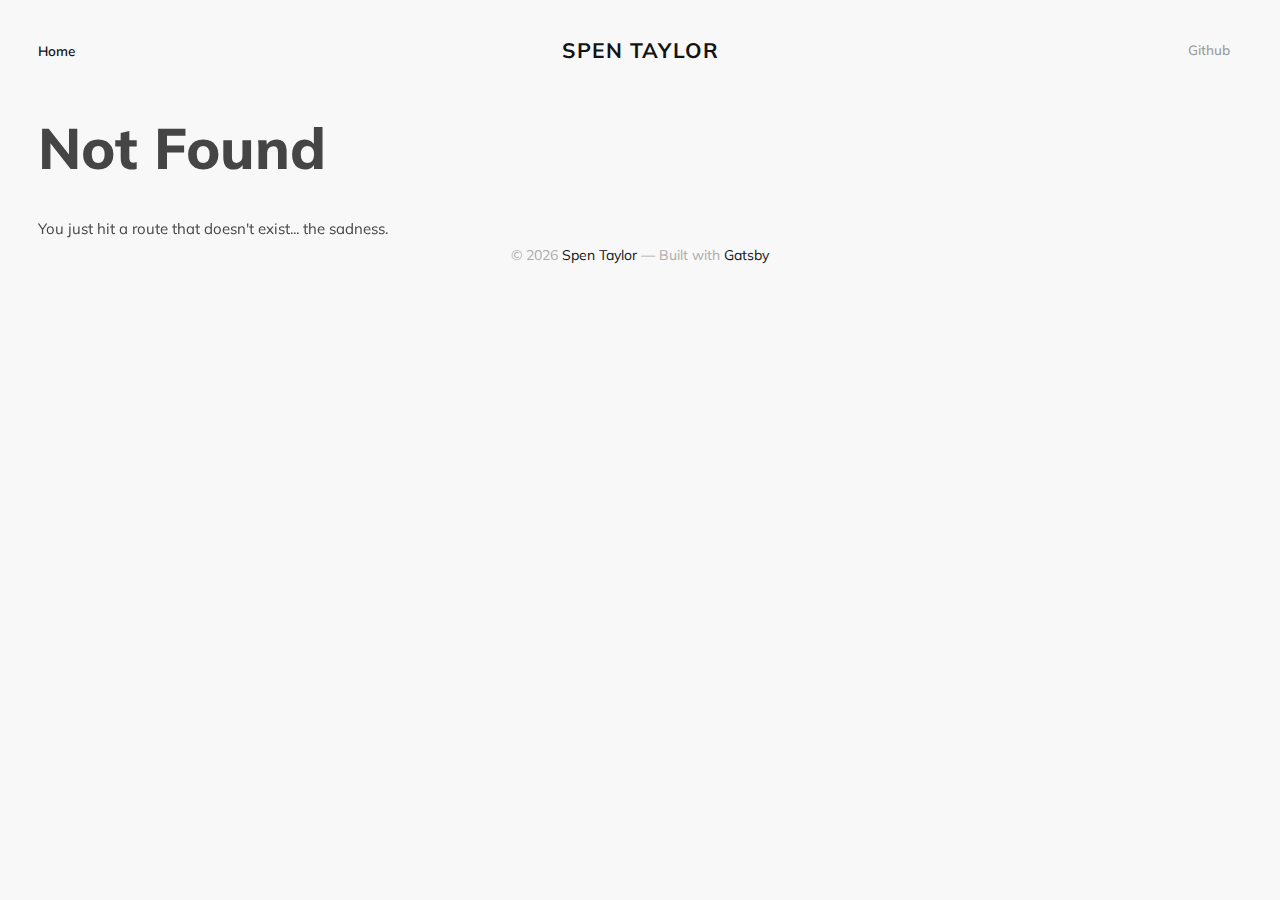
<file: 404/index.html>
<!DOCTYPE html><html lang="en"><head><meta charSet="utf-8"/><meta http-equiv="x-ua-compatible" content="ie=edge"/><meta name="viewport" content="width=device-width, initial-scale=1, shrink-to-fit=no"/><style data-href="/styles.04c933d02298eab9406f.css">@import url(https://fonts.googleapis.com/css?family=Muli:400,400i,600,700,700i,800&display=swap);@font-face{font-family:Montserrat;font-style:normal;font-display:swap;font-weight:100;src:local("Montserrat Thin "),local("Montserrat-Thin"),url(/static/montserrat-latin-100-4124805c0503dbfe42dd67d7f5715964.woff2) format("woff2"),url(/static/montserrat-latin-100-c8fb2f714bbc7bc3e8dfffa916b286dc.woff) format("woff")}@font-face{font-family:Montserrat;font-style:italic;font-display:swap;font-weight:100;src:local("Montserrat Thin italic"),local("Montserrat-Thinitalic"),url(/static/montserrat-latin-100italic-e4bf47bd171a9b2a72dd84c58bf90edf.woff2) format("woff2"),url(/static/montserrat-latin-100italic-d1f3f2d02ee4d7d2d4b1ad865014f189.woff) format("woff")}@font-face{font-family:Montserrat;font-style:normal;font-display:swap;font-weight:200;src:local("Montserrat Extra Light "),local("Montserrat-Extra Light"),url(/static/montserrat-latin-200-444ae007121264bc1969d49b4031f9b2.woff2) format("woff2"),url(/static/montserrat-latin-200-edbce16a90aa22c297a0307b85789837.woff) format("woff")}@font-face{font-family:Montserrat;font-style:italic;font-display:swap;font-weight:200;src:local("Montserrat Extra Light italic"),local("Montserrat-Extra Lightitalic"),url(/static/montserrat-latin-200italic-f316c5d1ec40f3e68654c3f38b3999f3.woff2) format("woff2"),url(/static/montserrat-latin-200italic-d7bbb730d9b5e11720b3eb32326dcca7.woff) format("woff")}@font-face{font-family:Montserrat;font-style:normal;font-display:swap;font-weight:300;src:local("Montserrat Light "),local("Montserrat-Light"),url(/static/montserrat-latin-300-0a7c6df06e85d978d096d4d18fd8d43d.woff2) format("woff2"),url(/static/montserrat-latin-300-5e86df2cad22d2ef2b03516334afae5e.woff) format("woff")}@font-face{font-family:Montserrat;font-style:italic;font-display:swap;font-weight:300;src:local("Montserrat Light italic"),local("Montserrat-Lightitalic"),url(/static/montserrat-latin-300italic-c076c4892bc7a4be7b9097e97a35012d.woff2) format("woff2"),url(/static/montserrat-latin-300italic-37c74a8d2d0d36a0a2c6e9a37ee15b0c.woff) format("woff")}@font-face{font-family:Montserrat;font-style:normal;font-display:swap;font-weight:400;src:local("Montserrat Regular "),local("Montserrat-Regular"),url(/static/montserrat-latin-400-501ce09c42716a2f6e1503a25eb174c9.woff2) format("woff2"),url(/static/montserrat-latin-400-f29d2b8559699b6beb5b29b25b8bc572.woff) format("woff")}@font-face{font-family:Montserrat;font-style:italic;font-display:swap;font-weight:400;src:local("Montserrat Regular italic"),local("Montserrat-Regularitalic"),url(/static/montserrat-latin-400italic-882908d9950d9c86ebd380877f293d95.woff2) format("woff2"),url(/static/montserrat-latin-400italic-22e7b04e5f2a901d49d4d342315a715a.woff) format("woff")}@font-face{font-family:Montserrat;font-style:normal;font-display:swap;font-weight:500;src:local("Montserrat Medium "),local("Montserrat-Medium"),url(/static/montserrat-latin-500-f0f2716c5fe401d175b88715e7d28685.woff2) format("woff2"),url(/static/montserrat-latin-500-991b453bf90a0980e78966d2af7e3d3a.woff) format("woff")}@font-face{font-family:Montserrat;font-style:italic;font-display:swap;font-weight:500;src:local("Montserrat Medium italic"),local("Montserrat-Mediumitalic"),url(/static/montserrat-latin-500italic-4590ebba421b3288c305305d7fa7b504.woff2) format("woff2"),url(/static/montserrat-latin-500italic-f3d41e4cdcc2314e49ddcea751d6f87f.woff) format("woff")}@font-face{font-family:Montserrat;font-style:normal;font-display:swap;font-weight:600;src:local("Montserrat SemiBold "),local("Montserrat-SemiBold"),url(/static/montserrat-latin-600-15c24f7109941777774ddd2c636c6a50.woff2) format("woff2"),url(/static/montserrat-latin-600-f6dc6096f48956908c1787d9a722570a.woff) format("woff")}@font-face{font-family:Montserrat;font-style:italic;font-display:swap;font-weight:600;src:local("Montserrat SemiBold italic"),local("Montserrat-SemiBolditalic"),url(/static/montserrat-latin-600italic-6d10b80529d5c36c7c09fca7193af0fc.woff2) format("woff2"),url(/static/montserrat-latin-600italic-02c4833312d94b1b0866f073023a250e.woff) format("woff")}@font-face{font-family:Montserrat;font-style:normal;font-display:swap;font-weight:700;src:local("Montserrat Bold "),local("Montserrat-Bold"),url(/static/montserrat-latin-700-79982cd1f74c6fa7451bf9b37ead09ff.woff2) format("woff2"),url(/static/montserrat-latin-700-957e93fbbe131a59791cd820d98b7109.woff) format("woff")}@font-face{font-family:Montserrat;font-style:italic;font-display:swap;font-weight:700;src:local("Montserrat Bold italic"),local("Montserrat-Bolditalic"),url(/static/montserrat-latin-700italic-283438e9577fe6a684466bb100e105ec.woff2) format("woff2"),url(/static/montserrat-latin-700italic-ca627c5ccc65cf80c2ecaea44b997de9.woff) format("woff")}@font-face{font-family:Montserrat;font-style:normal;font-display:swap;font-weight:800;src:local("Montserrat ExtraBold "),local("Montserrat-ExtraBold"),url(/static/montserrat-latin-800-35386154b78d046218fc8f88a44ff515.woff2) format("woff2"),url(/static/montserrat-latin-800-756655905d91b77960888262e7d58d35.woff) format("woff")}@font-face{font-family:Montserrat;font-style:italic;font-display:swap;font-weight:800;src:local("Montserrat ExtraBold italic"),local("Montserrat-ExtraBolditalic"),url(/static/montserrat-latin-800italic-e1b52a7bd83e2324db6d92bdc206844c.woff2) format("woff2"),url(/static/montserrat-latin-800italic-a69f0add9d86c1a84311d7dd8693ba4a.woff) format("woff")}@font-face{font-family:Montserrat;font-style:normal;font-display:swap;font-weight:900;src:local("Montserrat Black "),local("Montserrat-Black"),url(/static/montserrat-latin-900-260c2ea3ef57feb82251952e605a36d5.woff2) format("woff2"),url(/static/montserrat-latin-900-186cae8091da578150d81958e217714a.woff) format("woff")}@font-face{font-family:Montserrat;font-style:italic;font-display:swap;font-weight:900;src:local("Montserrat Black italic"),local("Montserrat-Blackitalic"),url(/static/montserrat-latin-900italic-d785fb9fc74588ffb7f306799709a97d.woff2) format("woff2"),url(/static/montserrat-latin-900italic-43b527fe77254f97ea36e2b54e845ec4.woff) format("woff")}@font-face{font-family:Merriweather;font-style:normal;font-display:swap;font-weight:300;src:local("Merriweather Light "),local("Merriweather-Light"),url(/static/merriweather-latin-300-b1158cfcd4aacb9d8fb61625e37af46a.woff2) format("woff2"),url(/static/merriweather-latin-300-cc7de05e166e90320d7d896e0f72a19d.woff) format("woff")}@font-face{font-family:Merriweather;font-style:italic;font-display:swap;font-weight:300;src:local("Merriweather Light italic"),local("Merriweather-Lightitalic"),url(/static/merriweather-latin-300italic-8fe52a48089d6ebe46db0b8e7cc66263.woff2) format("woff2"),url(/static/merriweather-latin-300italic-e1331f5397c2a673f9d3765138debdb5.woff) format("woff")}@font-face{font-family:Merriweather;font-style:normal;font-display:swap;font-weight:400;src:local("Merriweather Regular "),local("Merriweather-Regular"),url(/static/merriweather-latin-400-8276fdb72ae8f4714d4e6eba704cc39f.woff2) format("woff2"),url(/static/merriweather-latin-400-69f09800f4f6479d06e44eba837df872.woff) format("woff")}@font-face{font-family:Merriweather;font-style:italic;font-display:swap;font-weight:400;src:local("Merriweather Regular italic"),local("Merriweather-Regularitalic"),url(/static/merriweather-latin-400italic-3a9be9ea9f7aa4af6de7307df21d9fc0.woff2) format("woff2"),url(/static/merriweather-latin-400italic-d76079ed7541a433a54f79316de086e9.woff) format("woff")}@font-face{font-family:Merriweather;font-style:normal;font-display:swap;font-weight:700;src:local("Merriweather Bold "),local("Merriweather-Bold"),url(/static/merriweather-latin-700-fa534be7ffa380e39a7f6e03bf9a5e03.woff2) format("woff2"),url(/static/merriweather-latin-700-ba56ea84b8084b7ff9677f50d3cd81bd.woff) format("woff")}@font-face{font-family:Merriweather;font-style:italic;font-display:swap;font-weight:700;src:local("Merriweather Bold italic"),local("Merriweather-Bolditalic"),url(/static/merriweather-latin-700italic-1ef5edaaa20ae53ea50399884c5e48c6.woff2) format("woff2"),url(/static/merriweather-latin-700italic-534bc9e7ce93c73d73426e46acd78092.woff) format("woff")}@font-face{font-family:Merriweather;font-style:normal;font-display:swap;font-weight:900;src:local("Merriweather Black "),local("Merriweather-Black"),url(/static/merriweather-latin-900-7528fb70e8a4a82c7305e72ff43ac25f.woff2) format("woff2"),url(/static/merriweather-latin-900-3799b6e2f5ed3fcccf9d7a708d7419fa.woff) format("woff")}@font-face{font-family:Merriweather;font-style:italic;font-display:swap;font-weight:900;src:local("Merriweather Black italic"),local("Merriweather-Blackitalic"),url(/static/merriweather-latin-900italic-e1b4d2aaa78e12ad84aaf8a56321e4c2.woff2) format("woff2"),url(/static/merriweather-latin-900italic-2ae22f731b3424e8dbb4b37f7ca6e708.woff) format("woff")}@font-face{font-family:Nunito;font-style:normal;font-display:swap;font-weight:200;src:local("Nunito Extra Light "),local("Nunito-Extra Light"),url(/static/nunito-latin-200-2a4f4b0a3646be9d8560178ebc4306e5.woff2) format("woff2"),url(/static/nunito-latin-200-249c20ee4450b15795cdde4cbb5f38d8.woff) format("woff")}@font-face{font-family:Nunito;font-style:italic;font-display:swap;font-weight:200;src:local("Nunito Extra Light italic"),local("Nunito-Extra Lightitalic"),url(/static/nunito-latin-200italic-89ba5530f3b2c751f2a49e25f31e3f15.woff2) format("woff2"),url(/static/nunito-latin-200italic-67d3d63c0ac28ccbc0c0fcbda8e66e04.woff) format("woff")}@font-face{font-family:Nunito;font-style:normal;font-display:swap;font-weight:300;src:local("Nunito Light "),local("Nunito-Light"),url(/static/nunito-latin-300-895205e22ad7d4d866df7102352077cd.woff2) format("woff2"),url(/static/nunito-latin-300-cad1324b066f52f764cf080d9244c8b2.woff) format("woff")}@font-face{font-family:Nunito;font-style:italic;font-display:swap;font-weight:300;src:local("Nunito Light italic"),local("Nunito-Lightitalic"),url(/static/nunito-latin-300italic-f4a613c73f19da60cf08aa42b2a9249b.woff2) format("woff2"),url(/static/nunito-latin-300italic-1fde36925a8493f45651815dd89d22a7.woff) format("woff")}@font-face{font-family:Nunito;font-style:normal;font-display:swap;font-weight:400;src:local("Nunito Regular "),local("Nunito-Regular"),url(/static/nunito-latin-400-de6068bf97f40206af0b062e262e6213.woff2) format("woff2"),url(/static/nunito-latin-400-6386ba6af7b7a5480eb5efda82ff803c.woff) format("woff")}@font-face{font-family:Nunito;font-style:italic;font-display:swap;font-weight:400;src:local("Nunito Regular italic"),local("Nunito-Regularitalic"),url(/static/nunito-latin-400italic-6ca737afe5cef0c0a9c9bbfec4e398ff.woff2) format("woff2"),url(/static/nunito-latin-400italic-ef2e2a0d9dd85cf89526d1f27f8fbbef.woff) format("woff")}@font-face{font-family:Nunito;font-style:normal;font-display:swap;font-weight:600;src:local("Nunito SemiBold "),local("Nunito-SemiBold"),url(/static/nunito-latin-600-b10ecee279e3a8d11d5ec3193b68d8bf.woff2) format("woff2"),url(/static/nunito-latin-600-c3de23017bcb95715e6eb11dd6a10fc5.woff) format("woff")}@font-face{font-family:Nunito;font-style:italic;font-display:swap;font-weight:600;src:local("Nunito SemiBold italic"),local("Nunito-SemiBolditalic"),url(/static/nunito-latin-600italic-97d4f64b213f3e5163827754c213bb4e.woff2) format("woff2"),url(/static/nunito-latin-600italic-4f62b81ff327bd0ffadcb7b82e6c13b2.woff) format("woff")}@font-face{font-family:Nunito;font-style:normal;font-display:swap;font-weight:700;src:local("Nunito Bold "),local("Nunito-Bold"),url(/static/nunito-latin-700-91ae827aa880d02ea567979add1da58c.woff2) format("woff2"),url(/static/nunito-latin-700-623f5ed42b0b347fb4531ded4e4b57a2.woff) format("woff")}@font-face{font-family:Nunito;font-style:italic;font-display:swap;font-weight:700;src:local("Nunito Bold italic"),local("Nunito-Bolditalic"),url(/static/nunito-latin-700italic-b94caac4c88b1fe6c4faf6256646f42e.woff2) format("woff2"),url(/static/nunito-latin-700italic-3aabf345871453097c2d8762411d187e.woff) format("woff")}@font-face{font-family:Nunito;font-style:normal;font-display:swap;font-weight:800;src:local("Nunito ExtraBold "),local("Nunito-ExtraBold"),url(/static/nunito-latin-800-36e4c9b478c2e2adb339a76d819eed7e.woff2) format("woff2"),url(/static/nunito-latin-800-33c733aff58ea08126616f346cbf4f4a.woff) format("woff")}@font-face{font-family:Nunito;font-style:italic;font-display:swap;font-weight:800;src:local("Nunito ExtraBold italic"),local("Nunito-ExtraBolditalic"),url(/static/nunito-latin-800italic-0f20328772c0d84250ef397c129607fb.woff2) format("woff2"),url(/static/nunito-latin-800italic-672d2afe4f40a766e46ff95379550c4f.woff) format("woff")}@font-face{font-family:Nunito;font-style:normal;font-display:swap;font-weight:900;src:local("Nunito Black "),local("Nunito-Black"),url(/static/nunito-latin-900-b296e05d0932e16d500b753becdb338e.woff2) format("woff2"),url(/static/nunito-latin-900-cbf4339e858edf2b14d20140b2887343.woff) format("woff")}@font-face{font-family:Nunito;font-style:italic;font-display:swap;font-weight:900;src:local("Nunito Black italic"),local("Nunito-Blackitalic"),url(/static/nunito-latin-900italic-ae87e7b4e2d3825919b9bc6c82039b80.woff2) format("woff2"),url(/static/nunito-latin-900italic-602859bd469800c6205701f5a16b1a1b.woff) format("woff")}@font-face{font-family:Alegreya;font-style:normal;font-display:swap;font-weight:400;src:local("Alegreya Regular "),local("Alegreya-Regular"),url(/static/alegreya-latin-400-1bf2b206adf8f7b46ba5f3b357c38672.woff2) format("woff2"),url(/static/alegreya-latin-400-c86584ca67d3fd1db92b041bdade2d78.woff) format("woff")}@font-face{font-family:Alegreya;font-style:italic;font-display:swap;font-weight:400;src:local("Alegreya Regular italic"),local("Alegreya-Regularitalic"),url(/static/alegreya-latin-400italic-dd74c0c256a81a250d6e3886b9e576ff.woff2) format("woff2"),url(/static/alegreya-latin-400italic-a49f843b91685923c469edf47e389897.woff) format("woff")}@font-face{font-family:Alegreya;font-style:normal;font-display:swap;font-weight:500;src:local("Alegreya Medium "),local("Alegreya-Medium"),url(/static/alegreya-latin-500-38edb27697d76919c232e44a14f21805.woff2) format("woff2"),url(/static/alegreya-latin-500-d6e3582f71a17711906ef026116c4ab8.woff) format("woff")}@font-face{font-family:Alegreya;font-style:italic;font-display:swap;font-weight:500;src:local("Alegreya Medium italic"),local("Alegreya-Mediumitalic"),url(/static/alegreya-latin-500italic-69548089fb89e6b6703333635dc8fd80.woff2) format("woff2"),url(/static/alegreya-latin-500italic-4d6db4854825588a9c40fc5e38468f11.woff) format("woff")}@font-face{font-family:Alegreya;font-style:normal;font-display:swap;font-weight:700;src:local("Alegreya Bold "),local("Alegreya-Bold"),url(/static/alegreya-latin-700-91067660668c2a50e1aebb1217eb4f04.woff2) format("woff2"),url(/static/alegreya-latin-700-c5c37be8855af831b8fa6227b7ee3a5b.woff) format("woff")}@font-face{font-family:Alegreya;font-style:italic;font-display:swap;font-weight:700;src:local("Alegreya Bold italic"),local("Alegreya-Bolditalic"),url(/static/alegreya-latin-700italic-e70abe4ad4049340e81a8cf9695921af.woff2) format("woff2"),url(/static/alegreya-latin-700italic-073d22cc1d7520b69b85236f83161fa6.woff) format("woff")}@font-face{font-family:Alegreya;font-style:normal;font-display:swap;font-weight:800;src:local("Alegreya ExtraBold "),local("Alegreya-ExtraBold"),url(/static/alegreya-latin-800-39d285c315bdce1f4e7a58776c8acb9d.woff2) format("woff2"),url(/static/alegreya-latin-800-e8b0a8bf5d8f66816145e3f26d1ae9eb.woff) format("woff")}@font-face{font-family:Alegreya;font-style:italic;font-display:swap;font-weight:800;src:local("Alegreya ExtraBold italic"),local("Alegreya-ExtraBolditalic"),url(/static/alegreya-latin-800italic-ff56d77b0d1a8f985ddf77055665fe42.woff2) format("woff2"),url(/static/alegreya-latin-800italic-7c8d918914d7a37942de5b36ecc33308.woff) format("woff")}@font-face{font-family:Alegreya;font-style:normal;font-display:swap;font-weight:900;src:local("Alegreya Black "),local("Alegreya-Black"),url(/static/alegreya-latin-900-84778a160e316a689dbca4302865a6ac.woff2) format("woff2"),url(/static/alegreya-latin-900-69942dd6ac75dbf15630b9696f466052.woff) format("woff")}@font-face{font-family:Alegreya;font-style:italic;font-display:swap;font-weight:900;src:local("Alegreya Black italic"),local("Alegreya-Blackitalic"),url(/static/alegreya-latin-900italic-a503a455b9124bf279832270f597ff59.woff2) format("woff2"),url(/static/alegreya-latin-900italic-1acd008a03ab951841d9615bf7be9b36.woff) format("woff")}


/*! normalize.css v8.0.1 | MIT License | github.com/necolas/normalize.css */html{line-height:1.15}body{margin:0}main{display:block}strong{font-weight:bolder}button,input{font-family:inherit;font-size:100%;line-height:1.15;overflow:visible}[type=button],[type=reset],[type=submit],button{-webkit-appearance:button}[type=button]::-moz-focus-inner,[type=reset]::-moz-focus-inner,[type=submit]::-moz-focus-inner,button::-moz-focus-inner{border-style:none;padding:0}[type=button]:-moz-focusring,[type=reset]:-moz-focusring,[type=submit]:-moz-focusring,button:-moz-focusring{outline:1px dotted ButtonText}legend{color:inherit;display:table;max-width:100%;white-space:normal}[type=checkbox],[type=radio],legend{-webkit-box-sizing:border-box;box-sizing:border-box}[type=checkbox],[type=radio]{padding:0}[type=number]::-webkit-inner-spin-button,[type=number]::-webkit-outer-spin-button{height:auto}[type=search]{-webkit-appearance:textfield;outline-offset:-2px}[type=search]::-webkit-search-decoration{-webkit-appearance:none}::-webkit-file-upload-button{-webkit-appearance:button;font:inherit}summary{display:list-item}[hidden],template{display:none}

/*! normalize-opentype.css v0.2.4 | MIT License | kennethormandy.com/journal/normalize-opentype-css */::-moz-selection{color:inherit;text-shadow:inherit;background-color:#accef7}::selection{color:inherit;text-shadow:inherit;background-color:#accef7}body,html{-webkit-font-feature-settings:"kern" 1,"liga" 1,"calt" 1,"pnum" 1,"tnum" 0,"onum" 1,"lnum" 0,"dlig" 0;font-feature-settings:"kern" 1,"liga" 1,"calt" 1,"pnum" 1,"tnum" 0,"onum" 1,"lnum" 0,"dlig" 0}h1,h2,h3{-webkit-font-feature-settings:"kern" 1,"liga" 1,"calt" 1,"pnum" 1,"tnum" 0,"onum" 1,"lnum" 0,"dlig" 1;font-feature-settings:"kern" 1,"liga" 1,"calt" 1,"pnum" 1,"tnum" 0,"onum" 1,"lnum" 0,"dlig" 1}input[type=color],input[type=date],input[type=datetime-local],input[type=datetime],input[type=number],input[type=range],input[type=tel],input[type=week]{-webkit-font-feature-settings:"kern" 0,"liga" 1,"calt" 1,"pnum" 1,"tnum" 0,"onum" 0,"lnum" 1,"zero" 0;font-feature-settings:"kern" 0,"liga" 1,"calt" 1,"pnum" 1,"tnum" 0,"onum" 0,"lnum" 1,"zero" 0}caption{-webkit-font-feature-settings:"kern" 1,"liga" 1,"calt" 1,"pnum" 0,"tnum" 1,"onum" 0,"lnum" 1,"zero" 1;font-feature-settings:"kern" 1,"liga" 1,"calt" 1,"pnum" 0,"tnum" 1,"onum" 0,"lnum" 1,"zero" 1}a,acronym,article,body,canvas,caption,dfn,div,figcaption,footer,h1,h2,h3,header,html,ins,legend,li,menu,nav,object,p,s,section,span,strong,summary,ul{margin:0;padding:0;border:0;font:inherit;font-size:100%;vertical-align:baseline}body{line-height:1}ul{list-style:none}html{-webkit-box-sizing:border-box;box-sizing:border-box;font-family:sans-serif;-ms-text-size-adjust:100%;-webkit-text-size-adjust:100%}*,:after,:before{-webkit-box-sizing:inherit;box-sizing:inherit}a{background-color:transparent}a:active,a:hover{outline:0}strong{font-weight:700}dfn{font-style:italic}h1{margin:.67em 0;font-size:2em}button,input{margin:0;color:inherit;font:inherit}button{overflow:visible;border:none;text-transform:none}button,html input[type=button],input[type=reset],input[type=submit]{cursor:pointer;-webkit-appearance:button}button[disabled],html input[disabled]{cursor:default}button::-moz-focus-inner,input::-moz-focus-inner{padding:0;border:0}input{line-height:normal}input:focus{outline:none}input[type=checkbox],input[type=radio]{-webkit-box-sizing:border-box;box-sizing:border-box;padding:0}input[type=number]::-webkit-inner-spin-button,input[type=number]::-webkit-outer-spin-button{height:auto}input[type=search]{-webkit-box-sizing:content-box;box-sizing:content-box;-webkit-appearance:textfield}input[type=search]::-webkit-search-cancel-button,input[type=search]::-webkit-search-decoration{-webkit-appearance:none}legend{padding:0;border:0}html{overflow-y:scroll;font-size:62.5%;-webkit-tap-highlight-color:rgba(0,0,0,0)}body,html{overflow-x:hidden}body{color:#454545;font-family:-apple-system,BlinkMacSystemFont,Segoe UI,Roboto,Oxygen,Ubuntu,Cantarell,Open Sans,Helvetica Neue,sans-serif;font-size:1.5rem;line-height:1.6em;font-weight:400;font-style:normal;letter-spacing:0;text-rendering:optimizeLegibility;background:#fff;-webkit-font-smoothing:antialiased;-moz-osx-font-smoothing:grayscale;-moz-font-feature-settings:"liga" on}::-moz-selection{text-shadow:none;background:#cbeafb}::selection{text-shadow:none;background:#cbeafb}canvas{vertical-align:middle}p{margin:0 0 1.5em}a{color:#26a8ed;text-decoration:none;-webkit-transition:.4s ease;transition:.4s ease}a:hover{text-decoration:underline;-webkit-transition:.2s ease;transition:.2s ease}h1,h2,h3{margin-top:0;line-height:1.4;font-weight:700;text-rendering:optimizeLegibility}h1{margin:0 0 .5em;font-size:5.7rem;font-weight:800}@media (max-width:500px){h1{font-size:2.7rem}}h2{margin:1.5em 0 .5em;font-size:4rem}@media (max-width:500px){h2{font-size:2rem}}h3{margin:1.5em 0 1em;font-size:3.2rem}@media (max-width:500px){h3{font-size:1.8rem}}.kg-image{max-width:100%;width:100%}ul{margin:0 0 2rem;padding-left:1.3em;padding-right:1.5em}ul ul{margin:.5em 0 1em}ul{list-style:disc;max-width:100%}li{margin:.5em 0;padding-left:.3em;line-height:1.6em}input[type=email],input[type=password],input[type=search],input[type=tel],input[type=text],input[type=url]{background:#f8f8f8;border-radius:.5rem;border:1px solid #ddd;color:inherit;display:block;outline:0;padding:0 .6em;text-decoration:none;width:100%}input[type=email]:invalid,input[type=password]:invalid,input[type=search]:invalid,input[type=tel]:invalid,input[type=text]:invalid,input[type=url]:invalid{-webkit-box-shadow:none;box-shadow:none}input[type=email]:focus,input[type=password]:focus,input[type=search]:focus,input[type=tel]:focus,input[type=text]:focus,input[type=url]:focus{border-color:#3eb0ef;-webkit-box-shadow:0 0 0 1px #3eb0ef;box-shadow:0 0 0 1px #3eb0ef}input[type=email],input[type=password],input[type=search],input[type=tel],input[type=text],input[type=url]{height:4rem}input[type=checkbox],input[type=radio]{display:block;margin-right:-2em;opacity:0;width:1em;z-index:-1}.button,button,input[type=button],input[type=reset],input[type=submit]{display:inline-block;height:4rem;padding:0 2rem;border:0;border-radius:.5rem;cursor:pointer;font-family:Muli,sans-serif;font-size:1.4rem;font-weight:400;line-height:4rem;text-align:center;text-decoration:none;white-space:nowrap;-webkit-appearance:none;-moz-appearance:none;appearance:none;-webkit-transition:.4s ease;transition:.4s ease}.button:disabled,button:disabled,input[type=button]:disabled,input[type=reset]:disabled,input[type=submit]:disabled{pointer-events:none;opacity:.4}.button,button,input[type=button],input[type=reset],input[type=submit]{color:#3eb0ef!important;background-color:transparent;-webkit-box-shadow:inset 0 0 0 2px #3eb0ef;box-shadow:inset 0 0 0 2px #3eb0ef}.button:hover,button:hover,input[type=button]:hover,input[type=reset]:hover,input[type=submit]:hover{text-decoration:none;color:#118dd0!important;-webkit-box-shadow:inset 0 0 0 2px #139de7;box-shadow:inset 0 0 0 2px #139de7;-webkit-transition:.2s ease;transition:.2s ease}.hamburger{display:-webkit-box;display:-ms-flexbox;display:flex;overflow:visible;margin:0;padding:2px 0;border:0;color:inherit;font:inherit;text-transform:none;background-color:transparent;cursor:pointer;-webkit-transition:opacity .15s linear,-webkit-filter .15s linear;transition:opacity .15s linear,-webkit-filter .15s linear;transition:opacity .15s linear,filter .15s linear;transition:opacity .15s linear,filter .15s linear,-webkit-filter .15s linear}.hamburger-box{position:relative;display:inline-block;width:20px;height:13px}.hamburger-inner{top:50%;display:block;margin-top:-2px}.hamburger-inner,.hamburger-inner:after,.hamburger-inner:before{position:absolute;width:20px;height:1px;background-color:#ababab;border-radius:4px;-webkit-transition:-webkit-transform .15s ease;transition:-webkit-transform .15s ease;transition:transform .15s ease;transition:transform .15s ease,-webkit-transform .15s ease}.hamburger-inner:after,.hamburger-inner:before{content:"";display:block}.hamburger-inner:before{top:-6px}.hamburger-inner:after{bottom:-6px}.hamburger--collapse .hamburger-inner{top:auto;bottom:0;-webkit-transition-delay:.15s;transition-delay:.15s;-webkit-transition-timing-function:cubic-bezier(.55,.055,.675,.19);transition-timing-function:cubic-bezier(.55,.055,.675,.19);-webkit-transition-duration:.15s;transition-duration:.15s}.hamburger--collapse .hamburger-inner:after{top:-12px;-webkit-transition:top .3s cubic-bezier(.33333,.66667,.66667,1) .3s,opacity .1s linear;transition:top .3s cubic-bezier(.33333,.66667,.66667,1) .3s,opacity .1s linear}.hamburger--collapse .hamburger-inner:before{-webkit-transition:top .12s cubic-bezier(.33333,.66667,.66667,1) .3s,-webkit-transform .15s cubic-bezier(.55,.055,.675,.19);transition:top .12s cubic-bezier(.33333,.66667,.66667,1) .3s,-webkit-transform .15s cubic-bezier(.55,.055,.675,.19);transition:top .12s cubic-bezier(.33333,.66667,.66667,1) .3s,transform .15s cubic-bezier(.55,.055,.675,.19);transition:top .12s cubic-bezier(.33333,.66667,.66667,1) .3s,transform .15s cubic-bezier(.55,.055,.675,.19),-webkit-transform .15s cubic-bezier(.55,.055,.675,.19)}.site-head-open .hamburger-inner,.site-head-open .hamburger-inner:after,.site-head-open .hamburger-inner:before{background-color:#131313}.site-head-open .hamburger-inner{-webkit-transition-delay:.32s;transition-delay:.32s;-webkit-transition-timing-function:cubic-bezier(.215,.61,.355,1);transition-timing-function:cubic-bezier(.215,.61,.355,1);-webkit-transform:translate3d(0,-6px,0) rotate(-45deg);transform:translate3d(0,-6px,0) rotate(-45deg)}.site-head-open .hamburger-inner:after{top:0;opacity:0;-webkit-transition:top .3s cubic-bezier(.33333,0,.66667,.33333),opacity .1s linear .27s;transition:top .3s cubic-bezier(.33333,0,.66667,.33333),opacity .1s linear .27s}.site-head-open .hamburger-inner:before{top:0;-webkit-transition:top .12s cubic-bezier(.33333,0,.66667,.33333) .18s,-webkit-transform .15s cubic-bezier(.215,.61,.355,1) .42s;transition:top .12s cubic-bezier(.33333,0,.66667,.33333) .18s,-webkit-transform .15s cubic-bezier(.215,.61,.355,1) .42s;transition:top .12s cubic-bezier(.33333,0,.66667,.33333) .18s,transform .15s cubic-bezier(.215,.61,.355,1) .42s;transition:top .12s cubic-bezier(.33333,0,.66667,.33333) .18s,transform .15s cubic-bezier(.215,.61,.355,1) .42s,-webkit-transform .15s cubic-bezier(.215,.61,.355,1) .42s;-webkit-transform:rotate(-90deg);transform:rotate(-90deg)}.transition-fade{-webkit-transition:.25s;transition:.25s;opacity:1;-webkit-animation:slideUp .9s cubic-bezier(.075,.82,.165,1) forwards;animation:slideUp .9s cubic-bezier(.075,.82,.165,1) forwards;-webkit-transform:translate3d(0,4vh,0);transform:translate3d(0,4vh,0)}@-webkit-keyframes slideUp{0%{-webkit-transform:translate3d(0,4vh,0);transform:translate3d(0,4vh,0)}to{-webkit-transform:translateZ(0);transform:translateZ(0)}}@keyframes slideUp{0%{-webkit-transform:translate3d(0,4vh,0);transform:translate3d(0,4vh,0)}to{-webkit-transform:translateZ(0);transform:translateZ(0)}}body{font-family:Muli,sans-serif;background:#f8f8f8;-webkit-transition:background .3s ease-out;transition:background .3s ease-out;-webkit-transition-delay:.25;transition-delay:.25}.site-wrapper{padding:3vw;min-height:100vh}@media (max-width:850px){.site-wrapper{padding:6vw}}.page-head{display:-webkit-box;display:-ms-flexbox;display:flex;-webkit-box-orient:vertical;-webkit-box-direction:normal;-ms-flex-direction:column;flex-direction:column;-webkit-box-align:center;-ms-flex-align:center;align-items:center;-webkit-box-pack:center;-ms-flex-pack:center;justify-content:center;padding:13vw 0;max-width:70%;margin:auto;text-align:center}.page-head-title{margin:0;font-size:4.2rem;color:#131313}@media (max-width:500px){.page-head-title{font-size:2rem}}.site-foot{margin:3vw 0 1vw;text-align:center;color:#ababab;font-size:1.4rem}.site-foot a{color:#131313}.site-head{position:relative;z-index:300;margin-top:-10px;font-size:1.35rem}.site-head-container{-webkit-box-pack:justify;-ms-flex-pack:justify;justify-content:space-between}.site-head-container,.site-head-left{display:-webkit-box;display:-ms-flexbox;display:flex;-webkit-box-align:center;-ms-flex-align:center;align-items:center}.site-head-left{position:relative;z-index:100;margin-right:10px;white-space:nowrap}.nav{display:-webkit-box;display:-ms-flexbox;display:flex;margin:0 0 0 -12px;padding:0;list-style:none}.site-head li{display:block;margin:0;padding:0}.site-head-left a,.site-head-right a{display:block;margin:0;padding:10px 12px;color:#131313;font-weight:600;opacity:.4}.nav-current a,.site-head a:hover{text-decoration:none;opacity:1}.site-head-center{position:absolute;display:-webkit-box;display:-ms-flexbox;display:flex;-webkit-box-pack:center;-ms-flex-pack:center;justify-content:center;width:100%}.site-head-logo{-ms-flex-negative:0;flex-shrink:0;display:block;padding:10px;color:#131313;font-size:2.1rem;line-height:1em;font-weight:700;text-transform:uppercase;letter-spacing:1px}.site-head-logo:hover{text-decoration:none}.site-head-right{position:relative;z-index:100}.site-head-right,.social-links{-ms-flex-negative:0;flex-shrink:0;display:-webkit-box;display:-ms-flexbox;display:flex;-webkit-box-align:center;-ms-flex-align:center;align-items:center}.nav-burger{display:none;position:absolute;left:0;z-index:9999;padding:12px 12px 12px 0}@media (max-width:850px){.site-head{padding:0}.nav-burger{display:block}.site-head-container{-webkit-box-orient:vertical;-webkit-box-direction:normal;-ms-flex-direction:column;flex-direction:column;-webkit-box-pack:start;-ms-flex-pack:start;justify-content:flex-start;height:40px;background:hsla(0,0%,100%,0);z-index:-1;-webkit-transition:all .4s ease-out;transition:all .4s ease-out;overflow:hidden}.site-head-left,.site-head-right{position:relative;z-index:-1;height:auto;-webkit-transition:height .2s cubic-bezier(.4,.01,.165,.99);transition:height .2s cubic-bezier(.4,.01,.165,.99);-webkit-transition-delay:1s;transition-delay:1s}.site-head-left a,.site-head-right a{margin:8px 0;padding:1px 0;font-size:2.6rem;line-height:1.15em;font-weight:200;opacity:0;-webkit-transition:opacity .2s cubic-bezier(.4,.01,.165,.99),-webkit-transform .3s cubic-bezier(.4,.01,.165,.99);transition:opacity .2s cubic-bezier(.4,.01,.165,.99),-webkit-transform .3s cubic-bezier(.4,.01,.165,.99);transition:transform .3s cubic-bezier(.4,.01,.165,.99),opacity .2s cubic-bezier(.4,.01,.165,.99);transition:transform .3s cubic-bezier(.4,.01,.165,.99),opacity .2s cubic-bezier(.4,.01,.165,.99),-webkit-transform .3s cubic-bezier(.4,.01,.165,.99);-webkit-transform:scale(1.1) translateY(-25px);transform:scale(1.1) translateY(-25px)}.site-head-right a{padding:5px 0;margin:1px 0;font-size:2rem}.nav{width:100%;-webkit-box-orient:vertical;-webkit-box-direction:normal;-ms-flex-direction:column;flex-direction:column;-webkit-box-pack:start;-ms-flex-pack:start;justify-content:flex-start;-webkit-box-align:start;-ms-flex-align:start;align-items:flex-start;margin:3vw 0 0}.site-head-left{-webkit-box-ordinal-group:3;-ms-flex-order:2;order:2;margin:0;width:100%}.site-head-center{-webkit-box-ordinal-group:2;-ms-flex-order:1;order:1;position:static;z-index:auto;display:-webkit-box;display:-ms-flexbox;display:flex;-webkit-box-pack:center;-ms-flex-pack:center;justify-content:center}.site-head-right{-webkit-box-ordinal-group:4;-ms-flex-order:3;order:3;width:100%;margin-top:3vw}.social-links{-webkit-box-orient:vertical;-webkit-box-direction:normal;-ms-flex-direction:column;flex-direction:column;-webkit-box-align:start;-ms-flex-align:start;align-items:flex-start}.site-head-open{background:#fff;-webkit-transition:background .5s ease-out;transition:background .5s ease-out;-webkit-transition-delay:.25;transition-delay:.25;overflow:hidden;height:100vh}.site-head-open .site-head-container{height:100vh;-webkit-transition:height .2s ease-in;transition:height .2s ease-in}.site-head-open .site-head-left,.site-head-open .site-head-right{z-index:9999;height:auto;-webkit-transition:height .2s cubic-bezier(.4,.01,.165,.99);transition:height .2s cubic-bezier(.4,.01,.165,.99)}.site-head-open .site-head-left a,.site-head-open .site-head-right a{opacity:1;-webkit-transition:opacity .9s cubic-bezier(.4,.01,.165,.99),-webkit-transform .6s cubic-bezier(.4,.01,.165,.99);transition:opacity .9s cubic-bezier(.4,.01,.165,.99),-webkit-transform .6s cubic-bezier(.4,.01,.165,.99);transition:transform .6s cubic-bezier(.4,.01,.165,.99),opacity .9s cubic-bezier(.4,.01,.165,.99);transition:transform .6s cubic-bezier(.4,.01,.165,.99),opacity .9s cubic-bezier(.4,.01,.165,.99),-webkit-transform .6s cubic-bezier(.4,.01,.165,.99);-webkit-transform:scale(1) translateY(0);transform:scale(1) translateY(0)}.site-head-open .nav-current a{border-bottom:2px solid #131313}.site-head-open .site-head-right a{opacity:.5}.site-head-open .site-foot{display:block;position:fixed;z-index:9999;bottom:0;-webkit-transition:-webkit-transform .3s cubic-bezier(.4,.01,.165,.99);transition:-webkit-transform .3s cubic-bezier(.4,.01,.165,.99);transition:transform .3s cubic-bezier(.4,.01,.165,.99);transition:transform .3s cubic-bezier(.4,.01,.165,.99),-webkit-transform .3s cubic-bezier(.4,.01,.165,.99);-webkit-transform:translateY(-4vw);transform:translateY(-4vw)}}.post-feed{-ms-flex-wrap:wrap;flex-wrap:wrap}.post-card,.post-feed{display:-webkit-box;display:-ms-flexbox;display:flex}.post-card{-webkit-box-flex:1;-ms-flex:1 1 50%;flex:1 1 50%;position:relative;height:35vw;background:linear-gradient(135deg,#1f1f1f,#111) 50%;background-size:cover;overflow:hidden;counter-increment:posts}@media (max-width:700px){.post-card{-webkit-box-flex:1;-ms-flex:1 1 100%;flex:1 1 100%;height:70vw}}.post-card-large{-webkit-box-flex:1;-ms-flex:1 1 100%;flex:1 1 100%}.post-card-link{display:block}.post-card-content,.post-card-link{-webkit-box-flex:1;-ms-flex:1 1 auto;flex:1 1 auto}.post-card-content{display:-webkit-box;display:-ms-flexbox;display:flex;-webkit-box-align:center;-ms-flex-align:center;align-items:center;-webkit-box-pack:center;-ms-flex-pack:center;justify-content:center;position:absolute;top:0;right:0;bottom:0;left:0;color:#fff;background:rgba(0,0,0,.1);opacity:1;-webkit-transition:opacity .5s cubic-bezier(.33,0,.2,1);transition:opacity .5s cubic-bezier(.33,0,.2,1)}.post-card.with-image .post-card-content{opacity:0}@media (max-width:700px){.post-card.with-image .post-card-content{opacity:1}}.post-card-link:hover .post-card-content{opacity:1;-webkit-transition:opacity .3s cubic-bezier(.33,0,.2,1);transition:opacity .3s cubic-bezier(.33,0,.2,1)}.post-card-title{margin:0;display:inline-block;font-size:3.4rem;max-width:70%;text-align:center;-webkit-transition:all .3s cubic-bezier(.33,0,.2,1);transition:all .3s cubic-bezier(.33,0,.2,1)}.post-card.no-image:before{display:block;content:counter(posts);position:absolute;bottom:-.15em;right:5vw;font-size:28vw;line-height:1em;font-weight:800;letter-spacing:-.1em;color:rgba(0,0,0,.2)}.post-card.no-image .post-card-content{-webkit-box-pack:start;-ms-flex-pack:start;justify-content:flex-start;-webkit-box-align:start;-ms-flex-align:start;align-items:flex-start;padding:4vw}.post-card.no-image .post-card-title{font-size:5rem;line-height:1.15em;text-align:left}.post-card.no-image:hover .post-card-title{text-decoration:underline}@media (max-width:1200px){.post-card.no-image .post-card-title{font-size:3.4rem}}@media (max-width:700px){.post-card.no-image:before{font-size:50vw}}.post-content{max-width:720px;margin:0 auto;padding:6vw 0}.post-content-header{display:-webkit-box;display:-ms-flexbox;display:flex;-webkit-box-orient:vertical;-webkit-box-direction:normal;-ms-flex-direction:column;flex-direction:column;-webkit-box-align:center;-ms-flex-align:center;align-items:center}.post-content-title{margin:0 0 3vw;color:#131313;text-align:center}.post-content-excerpt{margin:-2vw 0 3vw;font-size:2.2rem;line-height:1.6em;color:#131313;text-align:center;opacity:.5}@media (max-width:500px){.post-content-excerpt{font-size:1.8rem}}.post-content-image{position:relative;width:75vw;min-width:100%;margin:4vw calc(50% - 50vw);-webkit-transform:translateX(calc(50vw - 50%));transform:translateX(calc(50vw - 50%))}.post-content-body{font-size:1.9rem;line-height:1.65em}@media (max-width:500px){.post-content-body{font-size:1.7rem}}.post-content-body h1,.post-content-body h2,.post-content-body h3{color:#131313}.post-content-body li{word-break:break-word}.post-content-body li p{margin:0}.page-template .post-content-body h1,.page-template .post-content-body h2,.page-template .post-content-body h3{text-align:center}</style><meta name="generator" content="Gatsby 2.4.2"/><link rel="preconnect dns-prefetch" href="https://www.google-analytics.com"/><link rel="alternate" type="application/rss+xml" href="/rss.xml"/><link rel="manifest" href="/manifest.webmanifest"/><meta name="theme-color" content="#663399"/><link rel="apple-touch-icon" sizes="48x48" href="/icons/icon-48x48.png"/><link rel="apple-touch-icon" sizes="72x72" href="/icons/icon-72x72.png"/><link rel="apple-touch-icon" sizes="96x96" href="/icons/icon-96x96.png"/><link rel="apple-touch-icon" sizes="144x144" href="/icons/icon-144x144.png"/><link rel="apple-touch-icon" sizes="192x192" href="/icons/icon-192x192.png"/><link rel="apple-touch-icon" sizes="256x256" href="/icons/icon-256x256.png"/><link rel="apple-touch-icon" sizes="384x384" href="/icons/icon-384x384.png"/><link rel="apple-touch-icon" sizes="512x512" href="/icons/icon-512x512.png"/><title data-react-helmet="true">404: Not Found | Spen Taylor</title><meta data-react-helmet="true" name="description" content="I&#x27;m a technologist interested in using web, crypto and ML to help overcome the growing social &amp; privacy issues emerging from our increasingly connected world."/><meta data-react-helmet="true" property="og:title" content="404: Not Found"/><meta data-react-helmet="true" property="og:description" content="I&#x27;m a technologist interested in using web, crypto and ML to help overcome the growing social &amp; privacy issues emerging from our increasingly connected world."/><meta data-react-helmet="true" property="og:type" content="website"/><meta data-react-helmet="true" name="twitter:card" content="summary"/><meta data-react-helmet="true" name="twitter:creator" content="Spen Taylor"/><meta data-react-helmet="true" name="twitter:title" content="404: Not Found"/><meta data-react-helmet="true" name="twitter:description" content="I&#x27;m a technologist interested in using web, crypto and ML to help overcome the growing social &amp; privacy issues emerging from our increasingly connected world."/><link as="script" rel="preload" href="/webpack-runtime-fbaefdb2bcd0435a3114.js"/><link as="script" rel="preload" href="/styles-c15518fb834840d301e4.js"/><link as="script" rel="preload" href="/app-d755750f54faa39b1fac.js"/><link as="script" rel="preload" href="/0-4d084917f2a44267864e.js"/><link as="script" rel="preload" href="/component---src-pages-404-js-eb00d281858ab420c9f9.js"/><link as="fetch" rel="preload" href="/static/d/933/path---404-22-d-bce-JxAqJGQUokjdv9AKwYTrq30jcQ.json" crossorigin="use-credentials"/></head><body><noscript id="gatsby-noscript">This app works best with JavaScript enabled.</noscript><div id="___gatsby"><div style="outline:none" tabindex="-1" role="group"><div class="site-wrapper "><header class="site-head"><div class="site-head-container"><a class="nav-burger" href="#"><div class="hamburger hamburger--collapse" aria-label="Menu" role="button" aria-controls="navigation"><div class="hamburger-box"><div class="hamburger-inner"></div></div></div></a><nav id="swup" class="site-head-left"><ul class="nav" role="menu"><li class="nav-home nav-current" role="menuitem"><a href="/">Home</a></li></ul></nav><div class="site-head-center"><a class="site-head-logo" href="/">Spen Taylor</a></div><div class="site-head-right"><div class="social-links"><a href="https://www.github.com/spen" title="Github" target="_blank" rel="noopener noreferrer">Github</a></div></div></div></header><main id="site-main" class="site-main"><div id="swup" class="transition-fade"><h1>Not Found</h1><p>You just hit a route that doesn&#x27;t exist... the sadness.</p></div></main><footer class="site-foot">© <!-- -->2021<!-- --> <a href="/">Spen Taylor</a> — Built with<!-- --> <a href="https://gatsbyjs.org" target="_blank" rel="noopener noreferrer">Gatsby</a></footer></div></div></div><script>
  
  
  if(true) {
    (function(i,s,o,g,r,a,m){i['GoogleAnalyticsObject']=r;i[r]=i[r]||function(){
    (i[r].q=i[r].q||[]).push(arguments)},i[r].l=1*new Date();a=s.createElement(o),
    m=s.getElementsByTagName(o)[0];a.async=1;a.src=g;m.parentNode.insertBefore(a,m)
    })(window,document,'script','https://www.google-analytics.com/analytics.js','ga');
  }
  if (typeof ga === "function") {
    ga('create', 'undefined', 'auto', {});
      
      
      
      }
      </script><script id="gatsby-script-loader">/*<![CDATA[*/window.page={"componentChunkName":"component---src-pages-404-js","jsonName":"404-22d","path":"/404/"};window.dataPath="933/path---404-22-d-bce-JxAqJGQUokjdv9AKwYTrq30jcQ";/*]]>*/</script><script id="gatsby-chunk-mapping">/*<![CDATA[*/window.___chunkMapping={"app":["/app-d755750f54faa39b1fac.js"],"component---node-modules-gatsby-plugin-offline-app-shell-js":["/component---node-modules-gatsby-plugin-offline-app-shell-js-326534440b101d7162a1.js"],"component---src-templates-blog-post-js":["/component---src-templates-blog-post-js-49cdea3f4320451d9a0e.js"],"component---src-pages-404-js":["/component---src-pages-404-js-eb00d281858ab420c9f9.js"],"component---src-pages-about-js":["/component---src-pages-about-js-e355101f8fa39cf391fd.js"],"component---src-pages-index-js":["/component---src-pages-index-js-073fa292e9abe35d28e5.js"],"pages-manifest":["/pages-manifest-659f5bcaa52ff8e3ed19.js"]};/*]]>*/</script><script src="/component---src-pages-404-js-eb00d281858ab420c9f9.js" async=""></script><script src="/0-4d084917f2a44267864e.js" async=""></script><script src="/app-d755750f54faa39b1fac.js" async=""></script><script src="/styles-c15518fb834840d301e4.js" async=""></script><script src="/webpack-runtime-fbaefdb2bcd0435a3114.js" async=""></script></body></html>
</file>
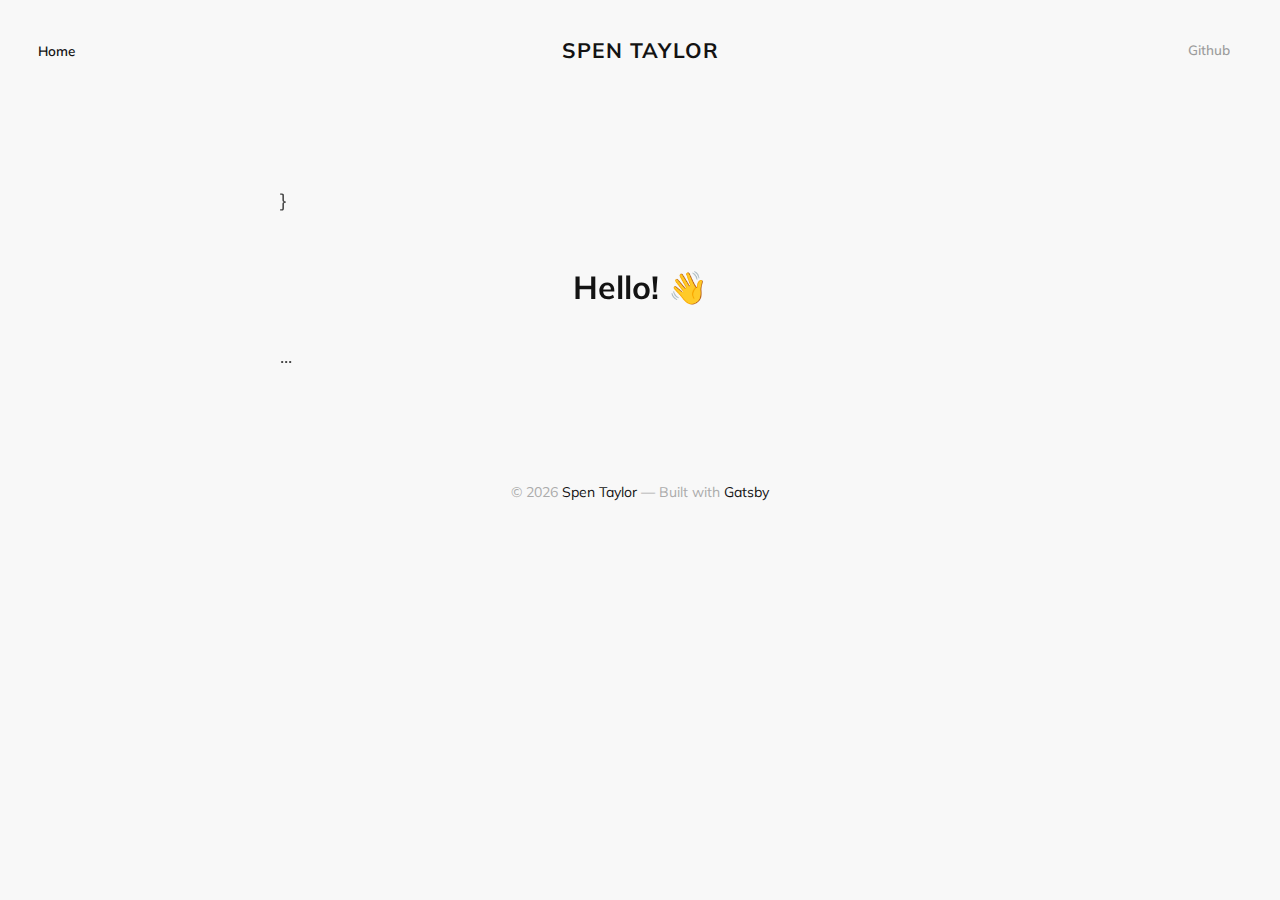
<file: about/index.html>
<!DOCTYPE html><html lang="en"><head><meta charSet="utf-8"/><meta http-equiv="x-ua-compatible" content="ie=edge"/><meta name="viewport" content="width=device-width, initial-scale=1, shrink-to-fit=no"/><style data-href="/styles.04c933d02298eab9406f.css">@import url(https://fonts.googleapis.com/css?family=Muli:400,400i,600,700,700i,800&display=swap);@font-face{font-family:Montserrat;font-style:normal;font-display:swap;font-weight:100;src:local("Montserrat Thin "),local("Montserrat-Thin"),url(/static/montserrat-latin-100-4124805c0503dbfe42dd67d7f5715964.woff2) format("woff2"),url(/static/montserrat-latin-100-c8fb2f714bbc7bc3e8dfffa916b286dc.woff) format("woff")}@font-face{font-family:Montserrat;font-style:italic;font-display:swap;font-weight:100;src:local("Montserrat Thin italic"),local("Montserrat-Thinitalic"),url(/static/montserrat-latin-100italic-e4bf47bd171a9b2a72dd84c58bf90edf.woff2) format("woff2"),url(/static/montserrat-latin-100italic-d1f3f2d02ee4d7d2d4b1ad865014f189.woff) format("woff")}@font-face{font-family:Montserrat;font-style:normal;font-display:swap;font-weight:200;src:local("Montserrat Extra Light "),local("Montserrat-Extra Light"),url(/static/montserrat-latin-200-444ae007121264bc1969d49b4031f9b2.woff2) format("woff2"),url(/static/montserrat-latin-200-edbce16a90aa22c297a0307b85789837.woff) format("woff")}@font-face{font-family:Montserrat;font-style:italic;font-display:swap;font-weight:200;src:local("Montserrat Extra Light italic"),local("Montserrat-Extra Lightitalic"),url(/static/montserrat-latin-200italic-f316c5d1ec40f3e68654c3f38b3999f3.woff2) format("woff2"),url(/static/montserrat-latin-200italic-d7bbb730d9b5e11720b3eb32326dcca7.woff) format("woff")}@font-face{font-family:Montserrat;font-style:normal;font-display:swap;font-weight:300;src:local("Montserrat Light "),local("Montserrat-Light"),url(/static/montserrat-latin-300-0a7c6df06e85d978d096d4d18fd8d43d.woff2) format("woff2"),url(/static/montserrat-latin-300-5e86df2cad22d2ef2b03516334afae5e.woff) format("woff")}@font-face{font-family:Montserrat;font-style:italic;font-display:swap;font-weight:300;src:local("Montserrat Light italic"),local("Montserrat-Lightitalic"),url(/static/montserrat-latin-300italic-c076c4892bc7a4be7b9097e97a35012d.woff2) format("woff2"),url(/static/montserrat-latin-300italic-37c74a8d2d0d36a0a2c6e9a37ee15b0c.woff) format("woff")}@font-face{font-family:Montserrat;font-style:normal;font-display:swap;font-weight:400;src:local("Montserrat Regular "),local("Montserrat-Regular"),url(/static/montserrat-latin-400-501ce09c42716a2f6e1503a25eb174c9.woff2) format("woff2"),url(/static/montserrat-latin-400-f29d2b8559699b6beb5b29b25b8bc572.woff) format("woff")}@font-face{font-family:Montserrat;font-style:italic;font-display:swap;font-weight:400;src:local("Montserrat Regular italic"),local("Montserrat-Regularitalic"),url(/static/montserrat-latin-400italic-882908d9950d9c86ebd380877f293d95.woff2) format("woff2"),url(/static/montserrat-latin-400italic-22e7b04e5f2a901d49d4d342315a715a.woff) format("woff")}@font-face{font-family:Montserrat;font-style:normal;font-display:swap;font-weight:500;src:local("Montserrat Medium "),local("Montserrat-Medium"),url(/static/montserrat-latin-500-f0f2716c5fe401d175b88715e7d28685.woff2) format("woff2"),url(/static/montserrat-latin-500-991b453bf90a0980e78966d2af7e3d3a.woff) format("woff")}@font-face{font-family:Montserrat;font-style:italic;font-display:swap;font-weight:500;src:local("Montserrat Medium italic"),local("Montserrat-Mediumitalic"),url(/static/montserrat-latin-500italic-4590ebba421b3288c305305d7fa7b504.woff2) format("woff2"),url(/static/montserrat-latin-500italic-f3d41e4cdcc2314e49ddcea751d6f87f.woff) format("woff")}@font-face{font-family:Montserrat;font-style:normal;font-display:swap;font-weight:600;src:local("Montserrat SemiBold "),local("Montserrat-SemiBold"),url(/static/montserrat-latin-600-15c24f7109941777774ddd2c636c6a50.woff2) format("woff2"),url(/static/montserrat-latin-600-f6dc6096f48956908c1787d9a722570a.woff) format("woff")}@font-face{font-family:Montserrat;font-style:italic;font-display:swap;font-weight:600;src:local("Montserrat SemiBold italic"),local("Montserrat-SemiBolditalic"),url(/static/montserrat-latin-600italic-6d10b80529d5c36c7c09fca7193af0fc.woff2) format("woff2"),url(/static/montserrat-latin-600italic-02c4833312d94b1b0866f073023a250e.woff) format("woff")}@font-face{font-family:Montserrat;font-style:normal;font-display:swap;font-weight:700;src:local("Montserrat Bold "),local("Montserrat-Bold"),url(/static/montserrat-latin-700-79982cd1f74c6fa7451bf9b37ead09ff.woff2) format("woff2"),url(/static/montserrat-latin-700-957e93fbbe131a59791cd820d98b7109.woff) format("woff")}@font-face{font-family:Montserrat;font-style:italic;font-display:swap;font-weight:700;src:local("Montserrat Bold italic"),local("Montserrat-Bolditalic"),url(/static/montserrat-latin-700italic-283438e9577fe6a684466bb100e105ec.woff2) format("woff2"),url(/static/montserrat-latin-700italic-ca627c5ccc65cf80c2ecaea44b997de9.woff) format("woff")}@font-face{font-family:Montserrat;font-style:normal;font-display:swap;font-weight:800;src:local("Montserrat ExtraBold "),local("Montserrat-ExtraBold"),url(/static/montserrat-latin-800-35386154b78d046218fc8f88a44ff515.woff2) format("woff2"),url(/static/montserrat-latin-800-756655905d91b77960888262e7d58d35.woff) format("woff")}@font-face{font-family:Montserrat;font-style:italic;font-display:swap;font-weight:800;src:local("Montserrat ExtraBold italic"),local("Montserrat-ExtraBolditalic"),url(/static/montserrat-latin-800italic-e1b52a7bd83e2324db6d92bdc206844c.woff2) format("woff2"),url(/static/montserrat-latin-800italic-a69f0add9d86c1a84311d7dd8693ba4a.woff) format("woff")}@font-face{font-family:Montserrat;font-style:normal;font-display:swap;font-weight:900;src:local("Montserrat Black "),local("Montserrat-Black"),url(/static/montserrat-latin-900-260c2ea3ef57feb82251952e605a36d5.woff2) format("woff2"),url(/static/montserrat-latin-900-186cae8091da578150d81958e217714a.woff) format("woff")}@font-face{font-family:Montserrat;font-style:italic;font-display:swap;font-weight:900;src:local("Montserrat Black italic"),local("Montserrat-Blackitalic"),url(/static/montserrat-latin-900italic-d785fb9fc74588ffb7f306799709a97d.woff2) format("woff2"),url(/static/montserrat-latin-900italic-43b527fe77254f97ea36e2b54e845ec4.woff) format("woff")}@font-face{font-family:Merriweather;font-style:normal;font-display:swap;font-weight:300;src:local("Merriweather Light "),local("Merriweather-Light"),url(/static/merriweather-latin-300-b1158cfcd4aacb9d8fb61625e37af46a.woff2) format("woff2"),url(/static/merriweather-latin-300-cc7de05e166e90320d7d896e0f72a19d.woff) format("woff")}@font-face{font-family:Merriweather;font-style:italic;font-display:swap;font-weight:300;src:local("Merriweather Light italic"),local("Merriweather-Lightitalic"),url(/static/merriweather-latin-300italic-8fe52a48089d6ebe46db0b8e7cc66263.woff2) format("woff2"),url(/static/merriweather-latin-300italic-e1331f5397c2a673f9d3765138debdb5.woff) format("woff")}@font-face{font-family:Merriweather;font-style:normal;font-display:swap;font-weight:400;src:local("Merriweather Regular "),local("Merriweather-Regular"),url(/static/merriweather-latin-400-8276fdb72ae8f4714d4e6eba704cc39f.woff2) format("woff2"),url(/static/merriweather-latin-400-69f09800f4f6479d06e44eba837df872.woff) format("woff")}@font-face{font-family:Merriweather;font-style:italic;font-display:swap;font-weight:400;src:local("Merriweather Regular italic"),local("Merriweather-Regularitalic"),url(/static/merriweather-latin-400italic-3a9be9ea9f7aa4af6de7307df21d9fc0.woff2) format("woff2"),url(/static/merriweather-latin-400italic-d76079ed7541a433a54f79316de086e9.woff) format("woff")}@font-face{font-family:Merriweather;font-style:normal;font-display:swap;font-weight:700;src:local("Merriweather Bold "),local("Merriweather-Bold"),url(/static/merriweather-latin-700-fa534be7ffa380e39a7f6e03bf9a5e03.woff2) format("woff2"),url(/static/merriweather-latin-700-ba56ea84b8084b7ff9677f50d3cd81bd.woff) format("woff")}@font-face{font-family:Merriweather;font-style:italic;font-display:swap;font-weight:700;src:local("Merriweather Bold italic"),local("Merriweather-Bolditalic"),url(/static/merriweather-latin-700italic-1ef5edaaa20ae53ea50399884c5e48c6.woff2) format("woff2"),url(/static/merriweather-latin-700italic-534bc9e7ce93c73d73426e46acd78092.woff) format("woff")}@font-face{font-family:Merriweather;font-style:normal;font-display:swap;font-weight:900;src:local("Merriweather Black "),local("Merriweather-Black"),url(/static/merriweather-latin-900-7528fb70e8a4a82c7305e72ff43ac25f.woff2) format("woff2"),url(/static/merriweather-latin-900-3799b6e2f5ed3fcccf9d7a708d7419fa.woff) format("woff")}@font-face{font-family:Merriweather;font-style:italic;font-display:swap;font-weight:900;src:local("Merriweather Black italic"),local("Merriweather-Blackitalic"),url(/static/merriweather-latin-900italic-e1b4d2aaa78e12ad84aaf8a56321e4c2.woff2) format("woff2"),url(/static/merriweather-latin-900italic-2ae22f731b3424e8dbb4b37f7ca6e708.woff) format("woff")}@font-face{font-family:Nunito;font-style:normal;font-display:swap;font-weight:200;src:local("Nunito Extra Light "),local("Nunito-Extra Light"),url(/static/nunito-latin-200-2a4f4b0a3646be9d8560178ebc4306e5.woff2) format("woff2"),url(/static/nunito-latin-200-249c20ee4450b15795cdde4cbb5f38d8.woff) format("woff")}@font-face{font-family:Nunito;font-style:italic;font-display:swap;font-weight:200;src:local("Nunito Extra Light italic"),local("Nunito-Extra Lightitalic"),url(/static/nunito-latin-200italic-89ba5530f3b2c751f2a49e25f31e3f15.woff2) format("woff2"),url(/static/nunito-latin-200italic-67d3d63c0ac28ccbc0c0fcbda8e66e04.woff) format("woff")}@font-face{font-family:Nunito;font-style:normal;font-display:swap;font-weight:300;src:local("Nunito Light "),local("Nunito-Light"),url(/static/nunito-latin-300-895205e22ad7d4d866df7102352077cd.woff2) format("woff2"),url(/static/nunito-latin-300-cad1324b066f52f764cf080d9244c8b2.woff) format("woff")}@font-face{font-family:Nunito;font-style:italic;font-display:swap;font-weight:300;src:local("Nunito Light italic"),local("Nunito-Lightitalic"),url(/static/nunito-latin-300italic-f4a613c73f19da60cf08aa42b2a9249b.woff2) format("woff2"),url(/static/nunito-latin-300italic-1fde36925a8493f45651815dd89d22a7.woff) format("woff")}@font-face{font-family:Nunito;font-style:normal;font-display:swap;font-weight:400;src:local("Nunito Regular "),local("Nunito-Regular"),url(/static/nunito-latin-400-de6068bf97f40206af0b062e262e6213.woff2) format("woff2"),url(/static/nunito-latin-400-6386ba6af7b7a5480eb5efda82ff803c.woff) format("woff")}@font-face{font-family:Nunito;font-style:italic;font-display:swap;font-weight:400;src:local("Nunito Regular italic"),local("Nunito-Regularitalic"),url(/static/nunito-latin-400italic-6ca737afe5cef0c0a9c9bbfec4e398ff.woff2) format("woff2"),url(/static/nunito-latin-400italic-ef2e2a0d9dd85cf89526d1f27f8fbbef.woff) format("woff")}@font-face{font-family:Nunito;font-style:normal;font-display:swap;font-weight:600;src:local("Nunito SemiBold "),local("Nunito-SemiBold"),url(/static/nunito-latin-600-b10ecee279e3a8d11d5ec3193b68d8bf.woff2) format("woff2"),url(/static/nunito-latin-600-c3de23017bcb95715e6eb11dd6a10fc5.woff) format("woff")}@font-face{font-family:Nunito;font-style:italic;font-display:swap;font-weight:600;src:local("Nunito SemiBold italic"),local("Nunito-SemiBolditalic"),url(/static/nunito-latin-600italic-97d4f64b213f3e5163827754c213bb4e.woff2) format("woff2"),url(/static/nunito-latin-600italic-4f62b81ff327bd0ffadcb7b82e6c13b2.woff) format("woff")}@font-face{font-family:Nunito;font-style:normal;font-display:swap;font-weight:700;src:local("Nunito Bold "),local("Nunito-Bold"),url(/static/nunito-latin-700-91ae827aa880d02ea567979add1da58c.woff2) format("woff2"),url(/static/nunito-latin-700-623f5ed42b0b347fb4531ded4e4b57a2.woff) format("woff")}@font-face{font-family:Nunito;font-style:italic;font-display:swap;font-weight:700;src:local("Nunito Bold italic"),local("Nunito-Bolditalic"),url(/static/nunito-latin-700italic-b94caac4c88b1fe6c4faf6256646f42e.woff2) format("woff2"),url(/static/nunito-latin-700italic-3aabf345871453097c2d8762411d187e.woff) format("woff")}@font-face{font-family:Nunito;font-style:normal;font-display:swap;font-weight:800;src:local("Nunito ExtraBold "),local("Nunito-ExtraBold"),url(/static/nunito-latin-800-36e4c9b478c2e2adb339a76d819eed7e.woff2) format("woff2"),url(/static/nunito-latin-800-33c733aff58ea08126616f346cbf4f4a.woff) format("woff")}@font-face{font-family:Nunito;font-style:italic;font-display:swap;font-weight:800;src:local("Nunito ExtraBold italic"),local("Nunito-ExtraBolditalic"),url(/static/nunito-latin-800italic-0f20328772c0d84250ef397c129607fb.woff2) format("woff2"),url(/static/nunito-latin-800italic-672d2afe4f40a766e46ff95379550c4f.woff) format("woff")}@font-face{font-family:Nunito;font-style:normal;font-display:swap;font-weight:900;src:local("Nunito Black "),local("Nunito-Black"),url(/static/nunito-latin-900-b296e05d0932e16d500b753becdb338e.woff2) format("woff2"),url(/static/nunito-latin-900-cbf4339e858edf2b14d20140b2887343.woff) format("woff")}@font-face{font-family:Nunito;font-style:italic;font-display:swap;font-weight:900;src:local("Nunito Black italic"),local("Nunito-Blackitalic"),url(/static/nunito-latin-900italic-ae87e7b4e2d3825919b9bc6c82039b80.woff2) format("woff2"),url(/static/nunito-latin-900italic-602859bd469800c6205701f5a16b1a1b.woff) format("woff")}@font-face{font-family:Alegreya;font-style:normal;font-display:swap;font-weight:400;src:local("Alegreya Regular "),local("Alegreya-Regular"),url(/static/alegreya-latin-400-1bf2b206adf8f7b46ba5f3b357c38672.woff2) format("woff2"),url(/static/alegreya-latin-400-c86584ca67d3fd1db92b041bdade2d78.woff) format("woff")}@font-face{font-family:Alegreya;font-style:italic;font-display:swap;font-weight:400;src:local("Alegreya Regular italic"),local("Alegreya-Regularitalic"),url(/static/alegreya-latin-400italic-dd74c0c256a81a250d6e3886b9e576ff.woff2) format("woff2"),url(/static/alegreya-latin-400italic-a49f843b91685923c469edf47e389897.woff) format("woff")}@font-face{font-family:Alegreya;font-style:normal;font-display:swap;font-weight:500;src:local("Alegreya Medium "),local("Alegreya-Medium"),url(/static/alegreya-latin-500-38edb27697d76919c232e44a14f21805.woff2) format("woff2"),url(/static/alegreya-latin-500-d6e3582f71a17711906ef026116c4ab8.woff) format("woff")}@font-face{font-family:Alegreya;font-style:italic;font-display:swap;font-weight:500;src:local("Alegreya Medium italic"),local("Alegreya-Mediumitalic"),url(/static/alegreya-latin-500italic-69548089fb89e6b6703333635dc8fd80.woff2) format("woff2"),url(/static/alegreya-latin-500italic-4d6db4854825588a9c40fc5e38468f11.woff) format("woff")}@font-face{font-family:Alegreya;font-style:normal;font-display:swap;font-weight:700;src:local("Alegreya Bold "),local("Alegreya-Bold"),url(/static/alegreya-latin-700-91067660668c2a50e1aebb1217eb4f04.woff2) format("woff2"),url(/static/alegreya-latin-700-c5c37be8855af831b8fa6227b7ee3a5b.woff) format("woff")}@font-face{font-family:Alegreya;font-style:italic;font-display:swap;font-weight:700;src:local("Alegreya Bold italic"),local("Alegreya-Bolditalic"),url(/static/alegreya-latin-700italic-e70abe4ad4049340e81a8cf9695921af.woff2) format("woff2"),url(/static/alegreya-latin-700italic-073d22cc1d7520b69b85236f83161fa6.woff) format("woff")}@font-face{font-family:Alegreya;font-style:normal;font-display:swap;font-weight:800;src:local("Alegreya ExtraBold "),local("Alegreya-ExtraBold"),url(/static/alegreya-latin-800-39d285c315bdce1f4e7a58776c8acb9d.woff2) format("woff2"),url(/static/alegreya-latin-800-e8b0a8bf5d8f66816145e3f26d1ae9eb.woff) format("woff")}@font-face{font-family:Alegreya;font-style:italic;font-display:swap;font-weight:800;src:local("Alegreya ExtraBold italic"),local("Alegreya-ExtraBolditalic"),url(/static/alegreya-latin-800italic-ff56d77b0d1a8f985ddf77055665fe42.woff2) format("woff2"),url(/static/alegreya-latin-800italic-7c8d918914d7a37942de5b36ecc33308.woff) format("woff")}@font-face{font-family:Alegreya;font-style:normal;font-display:swap;font-weight:900;src:local("Alegreya Black "),local("Alegreya-Black"),url(/static/alegreya-latin-900-84778a160e316a689dbca4302865a6ac.woff2) format("woff2"),url(/static/alegreya-latin-900-69942dd6ac75dbf15630b9696f466052.woff) format("woff")}@font-face{font-family:Alegreya;font-style:italic;font-display:swap;font-weight:900;src:local("Alegreya Black italic"),local("Alegreya-Blackitalic"),url(/static/alegreya-latin-900italic-a503a455b9124bf279832270f597ff59.woff2) format("woff2"),url(/static/alegreya-latin-900italic-1acd008a03ab951841d9615bf7be9b36.woff) format("woff")}


/*! normalize.css v8.0.1 | MIT License | github.com/necolas/normalize.css */html{line-height:1.15}body{margin:0}main{display:block}strong{font-weight:bolder}button,input{font-family:inherit;font-size:100%;line-height:1.15;overflow:visible}[type=button],[type=reset],[type=submit],button{-webkit-appearance:button}[type=button]::-moz-focus-inner,[type=reset]::-moz-focus-inner,[type=submit]::-moz-focus-inner,button::-moz-focus-inner{border-style:none;padding:0}[type=button]:-moz-focusring,[type=reset]:-moz-focusring,[type=submit]:-moz-focusring,button:-moz-focusring{outline:1px dotted ButtonText}legend{color:inherit;display:table;max-width:100%;white-space:normal}[type=checkbox],[type=radio],legend{-webkit-box-sizing:border-box;box-sizing:border-box}[type=checkbox],[type=radio]{padding:0}[type=number]::-webkit-inner-spin-button,[type=number]::-webkit-outer-spin-button{height:auto}[type=search]{-webkit-appearance:textfield;outline-offset:-2px}[type=search]::-webkit-search-decoration{-webkit-appearance:none}::-webkit-file-upload-button{-webkit-appearance:button;font:inherit}summary{display:list-item}[hidden],template{display:none}

/*! normalize-opentype.css v0.2.4 | MIT License | kennethormandy.com/journal/normalize-opentype-css */::-moz-selection{color:inherit;text-shadow:inherit;background-color:#accef7}::selection{color:inherit;text-shadow:inherit;background-color:#accef7}body,html{-webkit-font-feature-settings:"kern" 1,"liga" 1,"calt" 1,"pnum" 1,"tnum" 0,"onum" 1,"lnum" 0,"dlig" 0;font-feature-settings:"kern" 1,"liga" 1,"calt" 1,"pnum" 1,"tnum" 0,"onum" 1,"lnum" 0,"dlig" 0}h1,h2,h3{-webkit-font-feature-settings:"kern" 1,"liga" 1,"calt" 1,"pnum" 1,"tnum" 0,"onum" 1,"lnum" 0,"dlig" 1;font-feature-settings:"kern" 1,"liga" 1,"calt" 1,"pnum" 1,"tnum" 0,"onum" 1,"lnum" 0,"dlig" 1}input[type=color],input[type=date],input[type=datetime-local],input[type=datetime],input[type=number],input[type=range],input[type=tel],input[type=week]{-webkit-font-feature-settings:"kern" 0,"liga" 1,"calt" 1,"pnum" 1,"tnum" 0,"onum" 0,"lnum" 1,"zero" 0;font-feature-settings:"kern" 0,"liga" 1,"calt" 1,"pnum" 1,"tnum" 0,"onum" 0,"lnum" 1,"zero" 0}caption{-webkit-font-feature-settings:"kern" 1,"liga" 1,"calt" 1,"pnum" 0,"tnum" 1,"onum" 0,"lnum" 1,"zero" 1;font-feature-settings:"kern" 1,"liga" 1,"calt" 1,"pnum" 0,"tnum" 1,"onum" 0,"lnum" 1,"zero" 1}a,acronym,article,body,canvas,caption,dfn,div,figcaption,footer,h1,h2,h3,header,html,ins,legend,li,menu,nav,object,p,s,section,span,strong,summary,ul{margin:0;padding:0;border:0;font:inherit;font-size:100%;vertical-align:baseline}body{line-height:1}ul{list-style:none}html{-webkit-box-sizing:border-box;box-sizing:border-box;font-family:sans-serif;-ms-text-size-adjust:100%;-webkit-text-size-adjust:100%}*,:after,:before{-webkit-box-sizing:inherit;box-sizing:inherit}a{background-color:transparent}a:active,a:hover{outline:0}strong{font-weight:700}dfn{font-style:italic}h1{margin:.67em 0;font-size:2em}button,input{margin:0;color:inherit;font:inherit}button{overflow:visible;border:none;text-transform:none}button,html input[type=button],input[type=reset],input[type=submit]{cursor:pointer;-webkit-appearance:button}button[disabled],html input[disabled]{cursor:default}button::-moz-focus-inner,input::-moz-focus-inner{padding:0;border:0}input{line-height:normal}input:focus{outline:none}input[type=checkbox],input[type=radio]{-webkit-box-sizing:border-box;box-sizing:border-box;padding:0}input[type=number]::-webkit-inner-spin-button,input[type=number]::-webkit-outer-spin-button{height:auto}input[type=search]{-webkit-box-sizing:content-box;box-sizing:content-box;-webkit-appearance:textfield}input[type=search]::-webkit-search-cancel-button,input[type=search]::-webkit-search-decoration{-webkit-appearance:none}legend{padding:0;border:0}html{overflow-y:scroll;font-size:62.5%;-webkit-tap-highlight-color:rgba(0,0,0,0)}body,html{overflow-x:hidden}body{color:#454545;font-family:-apple-system,BlinkMacSystemFont,Segoe UI,Roboto,Oxygen,Ubuntu,Cantarell,Open Sans,Helvetica Neue,sans-serif;font-size:1.5rem;line-height:1.6em;font-weight:400;font-style:normal;letter-spacing:0;text-rendering:optimizeLegibility;background:#fff;-webkit-font-smoothing:antialiased;-moz-osx-font-smoothing:grayscale;-moz-font-feature-settings:"liga" on}::-moz-selection{text-shadow:none;background:#cbeafb}::selection{text-shadow:none;background:#cbeafb}canvas{vertical-align:middle}p{margin:0 0 1.5em}a{color:#26a8ed;text-decoration:none;-webkit-transition:.4s ease;transition:.4s ease}a:hover{text-decoration:underline;-webkit-transition:.2s ease;transition:.2s ease}h1,h2,h3{margin-top:0;line-height:1.4;font-weight:700;text-rendering:optimizeLegibility}h1{margin:0 0 .5em;font-size:5.7rem;font-weight:800}@media (max-width:500px){h1{font-size:2.7rem}}h2{margin:1.5em 0 .5em;font-size:4rem}@media (max-width:500px){h2{font-size:2rem}}h3{margin:1.5em 0 1em;font-size:3.2rem}@media (max-width:500px){h3{font-size:1.8rem}}.kg-image{max-width:100%;width:100%}ul{margin:0 0 2rem;padding-left:1.3em;padding-right:1.5em}ul ul{margin:.5em 0 1em}ul{list-style:disc;max-width:100%}li{margin:.5em 0;padding-left:.3em;line-height:1.6em}input[type=email],input[type=password],input[type=search],input[type=tel],input[type=text],input[type=url]{background:#f8f8f8;border-radius:.5rem;border:1px solid #ddd;color:inherit;display:block;outline:0;padding:0 .6em;text-decoration:none;width:100%}input[type=email]:invalid,input[type=password]:invalid,input[type=search]:invalid,input[type=tel]:invalid,input[type=text]:invalid,input[type=url]:invalid{-webkit-box-shadow:none;box-shadow:none}input[type=email]:focus,input[type=password]:focus,input[type=search]:focus,input[type=tel]:focus,input[type=text]:focus,input[type=url]:focus{border-color:#3eb0ef;-webkit-box-shadow:0 0 0 1px #3eb0ef;box-shadow:0 0 0 1px #3eb0ef}input[type=email],input[type=password],input[type=search],input[type=tel],input[type=text],input[type=url]{height:4rem}input[type=checkbox],input[type=radio]{display:block;margin-right:-2em;opacity:0;width:1em;z-index:-1}.button,button,input[type=button],input[type=reset],input[type=submit]{display:inline-block;height:4rem;padding:0 2rem;border:0;border-radius:.5rem;cursor:pointer;font-family:Muli,sans-serif;font-size:1.4rem;font-weight:400;line-height:4rem;text-align:center;text-decoration:none;white-space:nowrap;-webkit-appearance:none;-moz-appearance:none;appearance:none;-webkit-transition:.4s ease;transition:.4s ease}.button:disabled,button:disabled,input[type=button]:disabled,input[type=reset]:disabled,input[type=submit]:disabled{pointer-events:none;opacity:.4}.button,button,input[type=button],input[type=reset],input[type=submit]{color:#3eb0ef!important;background-color:transparent;-webkit-box-shadow:inset 0 0 0 2px #3eb0ef;box-shadow:inset 0 0 0 2px #3eb0ef}.button:hover,button:hover,input[type=button]:hover,input[type=reset]:hover,input[type=submit]:hover{text-decoration:none;color:#118dd0!important;-webkit-box-shadow:inset 0 0 0 2px #139de7;box-shadow:inset 0 0 0 2px #139de7;-webkit-transition:.2s ease;transition:.2s ease}.hamburger{display:-webkit-box;display:-ms-flexbox;display:flex;overflow:visible;margin:0;padding:2px 0;border:0;color:inherit;font:inherit;text-transform:none;background-color:transparent;cursor:pointer;-webkit-transition:opacity .15s linear,-webkit-filter .15s linear;transition:opacity .15s linear,-webkit-filter .15s linear;transition:opacity .15s linear,filter .15s linear;transition:opacity .15s linear,filter .15s linear,-webkit-filter .15s linear}.hamburger-box{position:relative;display:inline-block;width:20px;height:13px}.hamburger-inner{top:50%;display:block;margin-top:-2px}.hamburger-inner,.hamburger-inner:after,.hamburger-inner:before{position:absolute;width:20px;height:1px;background-color:#ababab;border-radius:4px;-webkit-transition:-webkit-transform .15s ease;transition:-webkit-transform .15s ease;transition:transform .15s ease;transition:transform .15s ease,-webkit-transform .15s ease}.hamburger-inner:after,.hamburger-inner:before{content:"";display:block}.hamburger-inner:before{top:-6px}.hamburger-inner:after{bottom:-6px}.hamburger--collapse .hamburger-inner{top:auto;bottom:0;-webkit-transition-delay:.15s;transition-delay:.15s;-webkit-transition-timing-function:cubic-bezier(.55,.055,.675,.19);transition-timing-function:cubic-bezier(.55,.055,.675,.19);-webkit-transition-duration:.15s;transition-duration:.15s}.hamburger--collapse .hamburger-inner:after{top:-12px;-webkit-transition:top .3s cubic-bezier(.33333,.66667,.66667,1) .3s,opacity .1s linear;transition:top .3s cubic-bezier(.33333,.66667,.66667,1) .3s,opacity .1s linear}.hamburger--collapse .hamburger-inner:before{-webkit-transition:top .12s cubic-bezier(.33333,.66667,.66667,1) .3s,-webkit-transform .15s cubic-bezier(.55,.055,.675,.19);transition:top .12s cubic-bezier(.33333,.66667,.66667,1) .3s,-webkit-transform .15s cubic-bezier(.55,.055,.675,.19);transition:top .12s cubic-bezier(.33333,.66667,.66667,1) .3s,transform .15s cubic-bezier(.55,.055,.675,.19);transition:top .12s cubic-bezier(.33333,.66667,.66667,1) .3s,transform .15s cubic-bezier(.55,.055,.675,.19),-webkit-transform .15s cubic-bezier(.55,.055,.675,.19)}.site-head-open .hamburger-inner,.site-head-open .hamburger-inner:after,.site-head-open .hamburger-inner:before{background-color:#131313}.site-head-open .hamburger-inner{-webkit-transition-delay:.32s;transition-delay:.32s;-webkit-transition-timing-function:cubic-bezier(.215,.61,.355,1);transition-timing-function:cubic-bezier(.215,.61,.355,1);-webkit-transform:translate3d(0,-6px,0) rotate(-45deg);transform:translate3d(0,-6px,0) rotate(-45deg)}.site-head-open .hamburger-inner:after{top:0;opacity:0;-webkit-transition:top .3s cubic-bezier(.33333,0,.66667,.33333),opacity .1s linear .27s;transition:top .3s cubic-bezier(.33333,0,.66667,.33333),opacity .1s linear .27s}.site-head-open .hamburger-inner:before{top:0;-webkit-transition:top .12s cubic-bezier(.33333,0,.66667,.33333) .18s,-webkit-transform .15s cubic-bezier(.215,.61,.355,1) .42s;transition:top .12s cubic-bezier(.33333,0,.66667,.33333) .18s,-webkit-transform .15s cubic-bezier(.215,.61,.355,1) .42s;transition:top .12s cubic-bezier(.33333,0,.66667,.33333) .18s,transform .15s cubic-bezier(.215,.61,.355,1) .42s;transition:top .12s cubic-bezier(.33333,0,.66667,.33333) .18s,transform .15s cubic-bezier(.215,.61,.355,1) .42s,-webkit-transform .15s cubic-bezier(.215,.61,.355,1) .42s;-webkit-transform:rotate(-90deg);transform:rotate(-90deg)}.transition-fade{-webkit-transition:.25s;transition:.25s;opacity:1;-webkit-animation:slideUp .9s cubic-bezier(.075,.82,.165,1) forwards;animation:slideUp .9s cubic-bezier(.075,.82,.165,1) forwards;-webkit-transform:translate3d(0,4vh,0);transform:translate3d(0,4vh,0)}@-webkit-keyframes slideUp{0%{-webkit-transform:translate3d(0,4vh,0);transform:translate3d(0,4vh,0)}to{-webkit-transform:translateZ(0);transform:translateZ(0)}}@keyframes slideUp{0%{-webkit-transform:translate3d(0,4vh,0);transform:translate3d(0,4vh,0)}to{-webkit-transform:translateZ(0);transform:translateZ(0)}}body{font-family:Muli,sans-serif;background:#f8f8f8;-webkit-transition:background .3s ease-out;transition:background .3s ease-out;-webkit-transition-delay:.25;transition-delay:.25}.site-wrapper{padding:3vw;min-height:100vh}@media (max-width:850px){.site-wrapper{padding:6vw}}.page-head{display:-webkit-box;display:-ms-flexbox;display:flex;-webkit-box-orient:vertical;-webkit-box-direction:normal;-ms-flex-direction:column;flex-direction:column;-webkit-box-align:center;-ms-flex-align:center;align-items:center;-webkit-box-pack:center;-ms-flex-pack:center;justify-content:center;padding:13vw 0;max-width:70%;margin:auto;text-align:center}.page-head-title{margin:0;font-size:4.2rem;color:#131313}@media (max-width:500px){.page-head-title{font-size:2rem}}.site-foot{margin:3vw 0 1vw;text-align:center;color:#ababab;font-size:1.4rem}.site-foot a{color:#131313}.site-head{position:relative;z-index:300;margin-top:-10px;font-size:1.35rem}.site-head-container{-webkit-box-pack:justify;-ms-flex-pack:justify;justify-content:space-between}.site-head-container,.site-head-left{display:-webkit-box;display:-ms-flexbox;display:flex;-webkit-box-align:center;-ms-flex-align:center;align-items:center}.site-head-left{position:relative;z-index:100;margin-right:10px;white-space:nowrap}.nav{display:-webkit-box;display:-ms-flexbox;display:flex;margin:0 0 0 -12px;padding:0;list-style:none}.site-head li{display:block;margin:0;padding:0}.site-head-left a,.site-head-right a{display:block;margin:0;padding:10px 12px;color:#131313;font-weight:600;opacity:.4}.nav-current a,.site-head a:hover{text-decoration:none;opacity:1}.site-head-center{position:absolute;display:-webkit-box;display:-ms-flexbox;display:flex;-webkit-box-pack:center;-ms-flex-pack:center;justify-content:center;width:100%}.site-head-logo{-ms-flex-negative:0;flex-shrink:0;display:block;padding:10px;color:#131313;font-size:2.1rem;line-height:1em;font-weight:700;text-transform:uppercase;letter-spacing:1px}.site-head-logo:hover{text-decoration:none}.site-head-right{position:relative;z-index:100}.site-head-right,.social-links{-ms-flex-negative:0;flex-shrink:0;display:-webkit-box;display:-ms-flexbox;display:flex;-webkit-box-align:center;-ms-flex-align:center;align-items:center}.nav-burger{display:none;position:absolute;left:0;z-index:9999;padding:12px 12px 12px 0}@media (max-width:850px){.site-head{padding:0}.nav-burger{display:block}.site-head-container{-webkit-box-orient:vertical;-webkit-box-direction:normal;-ms-flex-direction:column;flex-direction:column;-webkit-box-pack:start;-ms-flex-pack:start;justify-content:flex-start;height:40px;background:hsla(0,0%,100%,0);z-index:-1;-webkit-transition:all .4s ease-out;transition:all .4s ease-out;overflow:hidden}.site-head-left,.site-head-right{position:relative;z-index:-1;height:auto;-webkit-transition:height .2s cubic-bezier(.4,.01,.165,.99);transition:height .2s cubic-bezier(.4,.01,.165,.99);-webkit-transition-delay:1s;transition-delay:1s}.site-head-left a,.site-head-right a{margin:8px 0;padding:1px 0;font-size:2.6rem;line-height:1.15em;font-weight:200;opacity:0;-webkit-transition:opacity .2s cubic-bezier(.4,.01,.165,.99),-webkit-transform .3s cubic-bezier(.4,.01,.165,.99);transition:opacity .2s cubic-bezier(.4,.01,.165,.99),-webkit-transform .3s cubic-bezier(.4,.01,.165,.99);transition:transform .3s cubic-bezier(.4,.01,.165,.99),opacity .2s cubic-bezier(.4,.01,.165,.99);transition:transform .3s cubic-bezier(.4,.01,.165,.99),opacity .2s cubic-bezier(.4,.01,.165,.99),-webkit-transform .3s cubic-bezier(.4,.01,.165,.99);-webkit-transform:scale(1.1) translateY(-25px);transform:scale(1.1) translateY(-25px)}.site-head-right a{padding:5px 0;margin:1px 0;font-size:2rem}.nav{width:100%;-webkit-box-orient:vertical;-webkit-box-direction:normal;-ms-flex-direction:column;flex-direction:column;-webkit-box-pack:start;-ms-flex-pack:start;justify-content:flex-start;-webkit-box-align:start;-ms-flex-align:start;align-items:flex-start;margin:3vw 0 0}.site-head-left{-webkit-box-ordinal-group:3;-ms-flex-order:2;order:2;margin:0;width:100%}.site-head-center{-webkit-box-ordinal-group:2;-ms-flex-order:1;order:1;position:static;z-index:auto;display:-webkit-box;display:-ms-flexbox;display:flex;-webkit-box-pack:center;-ms-flex-pack:center;justify-content:center}.site-head-right{-webkit-box-ordinal-group:4;-ms-flex-order:3;order:3;width:100%;margin-top:3vw}.social-links{-webkit-box-orient:vertical;-webkit-box-direction:normal;-ms-flex-direction:column;flex-direction:column;-webkit-box-align:start;-ms-flex-align:start;align-items:flex-start}.site-head-open{background:#fff;-webkit-transition:background .5s ease-out;transition:background .5s ease-out;-webkit-transition-delay:.25;transition-delay:.25;overflow:hidden;height:100vh}.site-head-open .site-head-container{height:100vh;-webkit-transition:height .2s ease-in;transition:height .2s ease-in}.site-head-open .site-head-left,.site-head-open .site-head-right{z-index:9999;height:auto;-webkit-transition:height .2s cubic-bezier(.4,.01,.165,.99);transition:height .2s cubic-bezier(.4,.01,.165,.99)}.site-head-open .site-head-left a,.site-head-open .site-head-right a{opacity:1;-webkit-transition:opacity .9s cubic-bezier(.4,.01,.165,.99),-webkit-transform .6s cubic-bezier(.4,.01,.165,.99);transition:opacity .9s cubic-bezier(.4,.01,.165,.99),-webkit-transform .6s cubic-bezier(.4,.01,.165,.99);transition:transform .6s cubic-bezier(.4,.01,.165,.99),opacity .9s cubic-bezier(.4,.01,.165,.99);transition:transform .6s cubic-bezier(.4,.01,.165,.99),opacity .9s cubic-bezier(.4,.01,.165,.99),-webkit-transform .6s cubic-bezier(.4,.01,.165,.99);-webkit-transform:scale(1) translateY(0);transform:scale(1) translateY(0)}.site-head-open .nav-current a{border-bottom:2px solid #131313}.site-head-open .site-head-right a{opacity:.5}.site-head-open .site-foot{display:block;position:fixed;z-index:9999;bottom:0;-webkit-transition:-webkit-transform .3s cubic-bezier(.4,.01,.165,.99);transition:-webkit-transform .3s cubic-bezier(.4,.01,.165,.99);transition:transform .3s cubic-bezier(.4,.01,.165,.99);transition:transform .3s cubic-bezier(.4,.01,.165,.99),-webkit-transform .3s cubic-bezier(.4,.01,.165,.99);-webkit-transform:translateY(-4vw);transform:translateY(-4vw)}}.post-feed{-ms-flex-wrap:wrap;flex-wrap:wrap}.post-card,.post-feed{display:-webkit-box;display:-ms-flexbox;display:flex}.post-card{-webkit-box-flex:1;-ms-flex:1 1 50%;flex:1 1 50%;position:relative;height:35vw;background:linear-gradient(135deg,#1f1f1f,#111) 50%;background-size:cover;overflow:hidden;counter-increment:posts}@media (max-width:700px){.post-card{-webkit-box-flex:1;-ms-flex:1 1 100%;flex:1 1 100%;height:70vw}}.post-card-large{-webkit-box-flex:1;-ms-flex:1 1 100%;flex:1 1 100%}.post-card-link{display:block}.post-card-content,.post-card-link{-webkit-box-flex:1;-ms-flex:1 1 auto;flex:1 1 auto}.post-card-content{display:-webkit-box;display:-ms-flexbox;display:flex;-webkit-box-align:center;-ms-flex-align:center;align-items:center;-webkit-box-pack:center;-ms-flex-pack:center;justify-content:center;position:absolute;top:0;right:0;bottom:0;left:0;color:#fff;background:rgba(0,0,0,.1);opacity:1;-webkit-transition:opacity .5s cubic-bezier(.33,0,.2,1);transition:opacity .5s cubic-bezier(.33,0,.2,1)}.post-card.with-image .post-card-content{opacity:0}@media (max-width:700px){.post-card.with-image .post-card-content{opacity:1}}.post-card-link:hover .post-card-content{opacity:1;-webkit-transition:opacity .3s cubic-bezier(.33,0,.2,1);transition:opacity .3s cubic-bezier(.33,0,.2,1)}.post-card-title{margin:0;display:inline-block;font-size:3.4rem;max-width:70%;text-align:center;-webkit-transition:all .3s cubic-bezier(.33,0,.2,1);transition:all .3s cubic-bezier(.33,0,.2,1)}.post-card.no-image:before{display:block;content:counter(posts);position:absolute;bottom:-.15em;right:5vw;font-size:28vw;line-height:1em;font-weight:800;letter-spacing:-.1em;color:rgba(0,0,0,.2)}.post-card.no-image .post-card-content{-webkit-box-pack:start;-ms-flex-pack:start;justify-content:flex-start;-webkit-box-align:start;-ms-flex-align:start;align-items:flex-start;padding:4vw}.post-card.no-image .post-card-title{font-size:5rem;line-height:1.15em;text-align:left}.post-card.no-image:hover .post-card-title{text-decoration:underline}@media (max-width:1200px){.post-card.no-image .post-card-title{font-size:3.4rem}}@media (max-width:700px){.post-card.no-image:before{font-size:50vw}}.post-content{max-width:720px;margin:0 auto;padding:6vw 0}.post-content-header{display:-webkit-box;display:-ms-flexbox;display:flex;-webkit-box-orient:vertical;-webkit-box-direction:normal;-ms-flex-direction:column;flex-direction:column;-webkit-box-align:center;-ms-flex-align:center;align-items:center}.post-content-title{margin:0 0 3vw;color:#131313;text-align:center}.post-content-excerpt{margin:-2vw 0 3vw;font-size:2.2rem;line-height:1.6em;color:#131313;text-align:center;opacity:.5}@media (max-width:500px){.post-content-excerpt{font-size:1.8rem}}.post-content-image{position:relative;width:75vw;min-width:100%;margin:4vw calc(50% - 50vw);-webkit-transform:translateX(calc(50vw - 50%));transform:translateX(calc(50vw - 50%))}.post-content-body{font-size:1.9rem;line-height:1.65em}@media (max-width:500px){.post-content-body{font-size:1.7rem}}.post-content-body h1,.post-content-body h2,.post-content-body h3{color:#131313}.post-content-body li{word-break:break-word}.post-content-body li p{margin:0}.page-template .post-content-body h1,.page-template .post-content-body h2,.page-template .post-content-body h3{text-align:center}</style><meta name="generator" content="Gatsby 2.4.2"/><link rel="preconnect dns-prefetch" href="https://www.google-analytics.com"/><link rel="alternate" type="application/rss+xml" href="/rss.xml"/><link rel="manifest" href="/manifest.webmanifest"/><meta name="theme-color" content="#663399"/><link rel="apple-touch-icon" sizes="48x48" href="/icons/icon-48x48.png"/><link rel="apple-touch-icon" sizes="72x72" href="/icons/icon-72x72.png"/><link rel="apple-touch-icon" sizes="96x96" href="/icons/icon-96x96.png"/><link rel="apple-touch-icon" sizes="144x144" href="/icons/icon-144x144.png"/><link rel="apple-touch-icon" sizes="192x192" href="/icons/icon-192x192.png"/><link rel="apple-touch-icon" sizes="256x256" href="/icons/icon-256x256.png"/><link rel="apple-touch-icon" sizes="384x384" href="/icons/icon-384x384.png"/><link rel="apple-touch-icon" sizes="512x512" href="/icons/icon-512x512.png"/><title data-react-helmet="true">About | Spen Taylor</title><meta data-react-helmet="true" name="description" content="I&#x27;m a technologist interested in using web, crypto and ML to help overcome the growing social &amp; privacy issues emerging from our increasingly connected world."/><meta data-react-helmet="true" property="og:title" content="About"/><meta data-react-helmet="true" property="og:description" content="I&#x27;m a technologist interested in using web, crypto and ML to help overcome the growing social &amp; privacy issues emerging from our increasingly connected world."/><meta data-react-helmet="true" property="og:type" content="website"/><meta data-react-helmet="true" name="twitter:card" content="summary"/><meta data-react-helmet="true" name="twitter:creator" content="Spen Taylor"/><meta data-react-helmet="true" name="twitter:title" content="About"/><meta data-react-helmet="true" name="twitter:description" content="I&#x27;m a technologist interested in using web, crypto and ML to help overcome the growing social &amp; privacy issues emerging from our increasingly connected world."/><meta data-react-helmet="true" name="keywords" content="blog, gatsby, javascript, react"/><link as="script" rel="preload" href="/webpack-runtime-fbaefdb2bcd0435a3114.js"/><link as="script" rel="preload" href="/app-d755750f54faa39b1fac.js"/><link as="script" rel="preload" href="/styles-c15518fb834840d301e4.js"/><link as="script" rel="preload" href="/0-4d084917f2a44267864e.js"/><link as="script" rel="preload" href="/component---src-pages-about-js-e355101f8fa39cf391fd.js"/><link as="fetch" rel="preload" href="/static/d/66/path---about-f-34-4c2-JxAqJGQUokjdv9AKwYTrq30jcQ.json" crossorigin="use-credentials"/></head><body><noscript id="gatsby-noscript">This app works best with JavaScript enabled.</noscript><div id="___gatsby"><div style="outline:none" tabindex="-1" role="group"><div class="site-wrapper "><header class="site-head"><div class="site-head-container"><a class="nav-burger" href="#"><div class="hamburger hamburger--collapse" aria-label="Menu" role="button" aria-controls="navigation"><div class="hamburger-box"><div class="hamburger-inner"></div></div></div></a><nav id="swup" class="site-head-left"><ul class="nav" role="menu"><li class="nav-home nav-current" role="menuitem"><a href="/">Home</a></li></ul></nav><div class="site-head-center"><a class="site-head-logo" href="/">Spen Taylor</a></div><div class="site-head-right"><div class="social-links"><a href="https://www.github.com/spen" title="Github" target="_blank" rel="noopener noreferrer">Github</a></div></div></div></header><main id="site-main" class="site-main"><div id="swup" class="transition-fade"><article class="post-content page-template no-image"><div class="post-content-body">}<h3>Hello! 👋</h3><p>...</p></div></article></div></main><footer class="site-foot">© <!-- -->2021<!-- --> <a href="/">Spen Taylor</a> — Built with<!-- --> <a href="https://gatsbyjs.org" target="_blank" rel="noopener noreferrer">Gatsby</a></footer></div></div></div><script>
  
  
  if(true) {
    (function(i,s,o,g,r,a,m){i['GoogleAnalyticsObject']=r;i[r]=i[r]||function(){
    (i[r].q=i[r].q||[]).push(arguments)},i[r].l=1*new Date();a=s.createElement(o),
    m=s.getElementsByTagName(o)[0];a.async=1;a.src=g;m.parentNode.insertBefore(a,m)
    })(window,document,'script','https://www.google-analytics.com/analytics.js','ga');
  }
  if (typeof ga === "function") {
    ga('create', 'undefined', 'auto', {});
      
      
      
      }
      </script><script id="gatsby-script-loader">/*<![CDATA[*/window.page={"componentChunkName":"component---src-pages-about-js","jsonName":"about-f34","path":"/about/"};window.dataPath="66/path---about-f-34-4c2-JxAqJGQUokjdv9AKwYTrq30jcQ";/*]]>*/</script><script id="gatsby-chunk-mapping">/*<![CDATA[*/window.___chunkMapping={"app":["/app-d755750f54faa39b1fac.js"],"component---node-modules-gatsby-plugin-offline-app-shell-js":["/component---node-modules-gatsby-plugin-offline-app-shell-js-326534440b101d7162a1.js"],"component---src-templates-blog-post-js":["/component---src-templates-blog-post-js-49cdea3f4320451d9a0e.js"],"component---src-pages-404-js":["/component---src-pages-404-js-eb00d281858ab420c9f9.js"],"component---src-pages-about-js":["/component---src-pages-about-js-e355101f8fa39cf391fd.js"],"component---src-pages-index-js":["/component---src-pages-index-js-073fa292e9abe35d28e5.js"],"pages-manifest":["/pages-manifest-659f5bcaa52ff8e3ed19.js"]};/*]]>*/</script><script src="/component---src-pages-about-js-e355101f8fa39cf391fd.js" async=""></script><script src="/0-4d084917f2a44267864e.js" async=""></script><script src="/styles-c15518fb834840d301e4.js" async=""></script><script src="/app-d755750f54faa39b1fac.js" async=""></script><script src="/webpack-runtime-fbaefdb2bcd0435a3114.js" async=""></script></body></html>
</file>
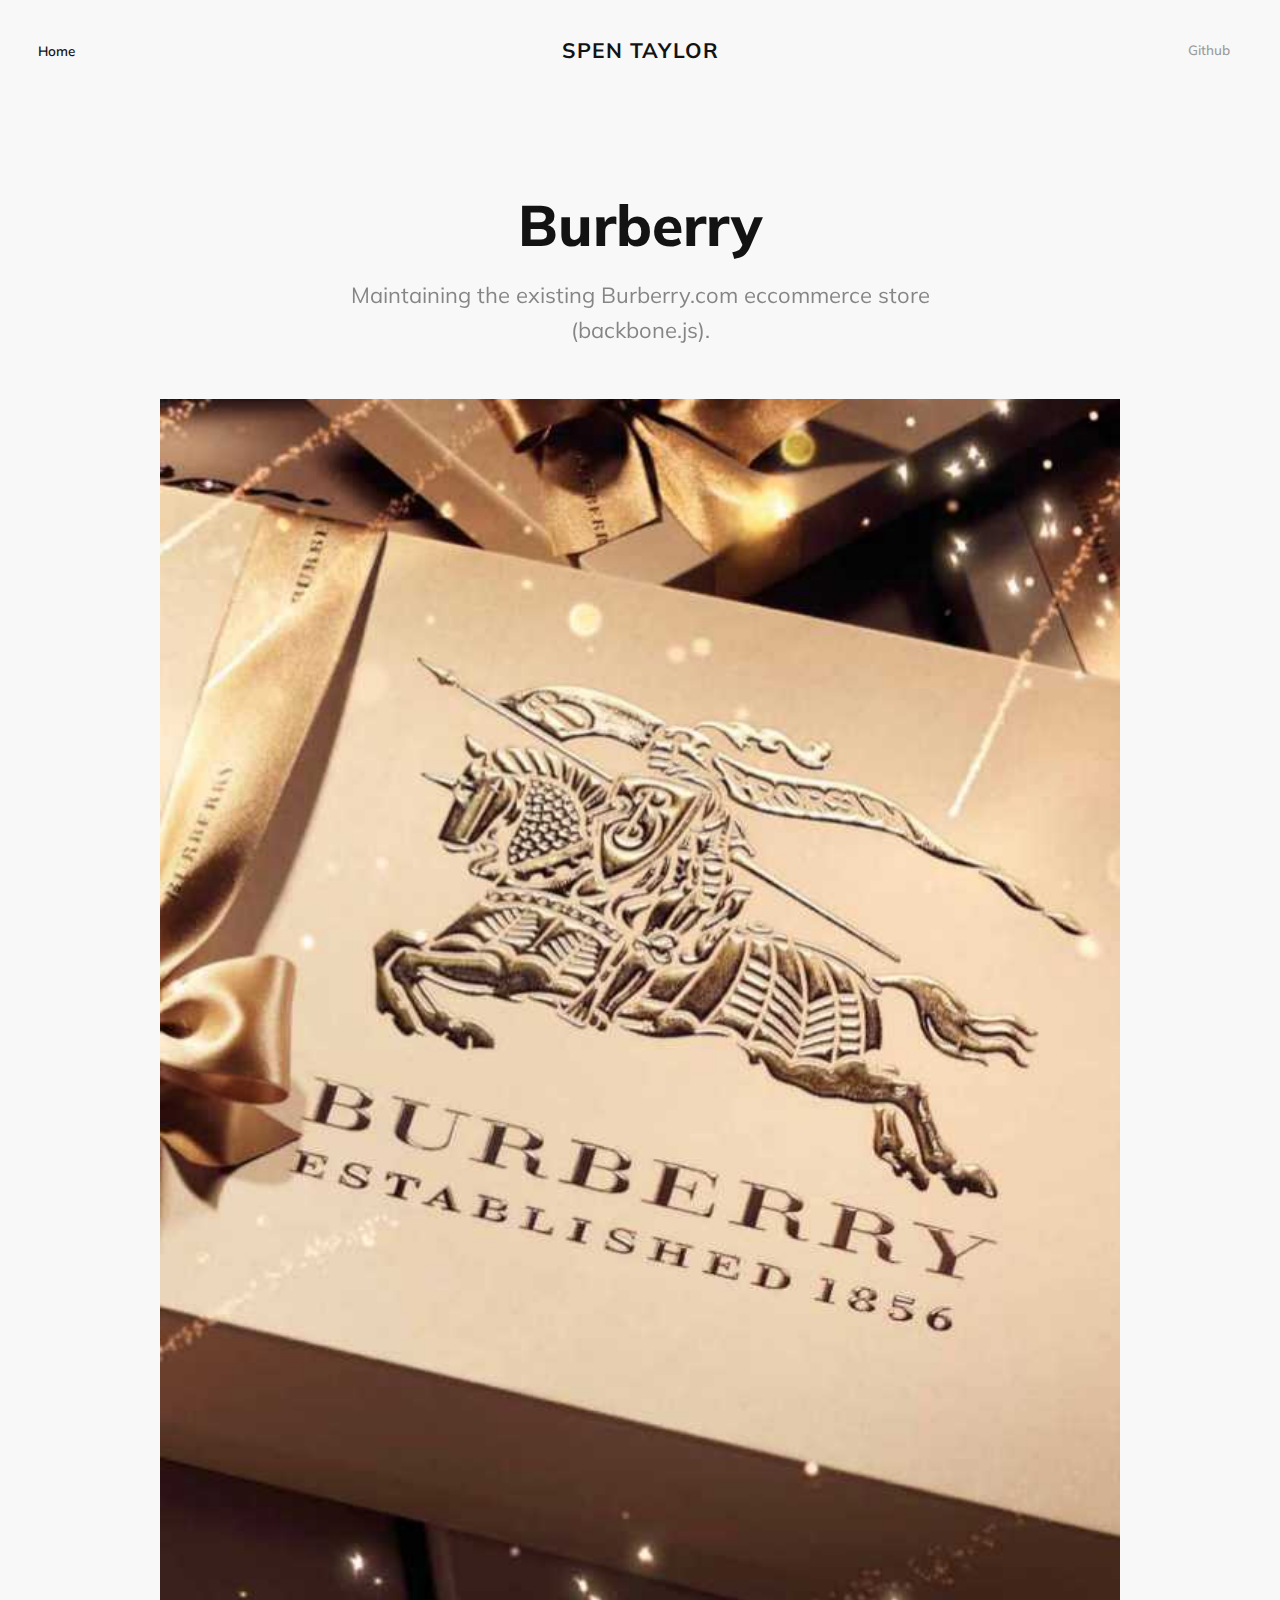
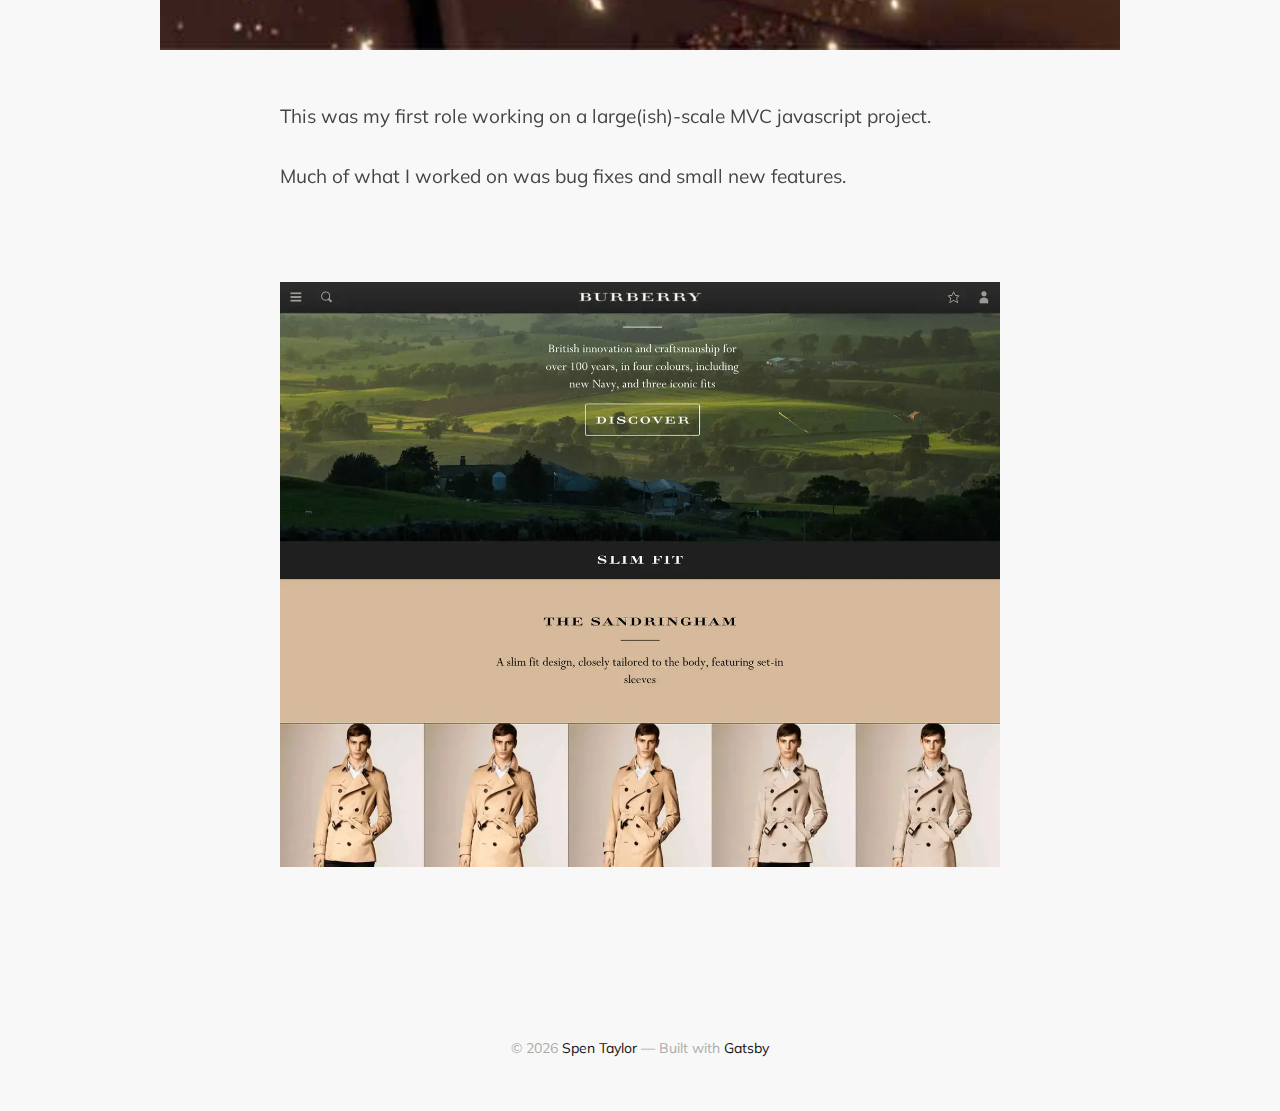
<file: burberry/index.html>
<!DOCTYPE html><html lang="en"><head><meta charSet="utf-8"/><meta http-equiv="x-ua-compatible" content="ie=edge"/><meta name="viewport" content="width=device-width, initial-scale=1, shrink-to-fit=no"/><style data-href="/styles.04c933d02298eab9406f.css">@import url(https://fonts.googleapis.com/css?family=Muli:400,400i,600,700,700i,800&display=swap);@font-face{font-family:Montserrat;font-style:normal;font-display:swap;font-weight:100;src:local("Montserrat Thin "),local("Montserrat-Thin"),url(/static/montserrat-latin-100-4124805c0503dbfe42dd67d7f5715964.woff2) format("woff2"),url(/static/montserrat-latin-100-c8fb2f714bbc7bc3e8dfffa916b286dc.woff) format("woff")}@font-face{font-family:Montserrat;font-style:italic;font-display:swap;font-weight:100;src:local("Montserrat Thin italic"),local("Montserrat-Thinitalic"),url(/static/montserrat-latin-100italic-e4bf47bd171a9b2a72dd84c58bf90edf.woff2) format("woff2"),url(/static/montserrat-latin-100italic-d1f3f2d02ee4d7d2d4b1ad865014f189.woff) format("woff")}@font-face{font-family:Montserrat;font-style:normal;font-display:swap;font-weight:200;src:local("Montserrat Extra Light "),local("Montserrat-Extra Light"),url(/static/montserrat-latin-200-444ae007121264bc1969d49b4031f9b2.woff2) format("woff2"),url(/static/montserrat-latin-200-edbce16a90aa22c297a0307b85789837.woff) format("woff")}@font-face{font-family:Montserrat;font-style:italic;font-display:swap;font-weight:200;src:local("Montserrat Extra Light italic"),local("Montserrat-Extra Lightitalic"),url(/static/montserrat-latin-200italic-f316c5d1ec40f3e68654c3f38b3999f3.woff2) format("woff2"),url(/static/montserrat-latin-200italic-d7bbb730d9b5e11720b3eb32326dcca7.woff) format("woff")}@font-face{font-family:Montserrat;font-style:normal;font-display:swap;font-weight:300;src:local("Montserrat Light "),local("Montserrat-Light"),url(/static/montserrat-latin-300-0a7c6df06e85d978d096d4d18fd8d43d.woff2) format("woff2"),url(/static/montserrat-latin-300-5e86df2cad22d2ef2b03516334afae5e.woff) format("woff")}@font-face{font-family:Montserrat;font-style:italic;font-display:swap;font-weight:300;src:local("Montserrat Light italic"),local("Montserrat-Lightitalic"),url(/static/montserrat-latin-300italic-c076c4892bc7a4be7b9097e97a35012d.woff2) format("woff2"),url(/static/montserrat-latin-300italic-37c74a8d2d0d36a0a2c6e9a37ee15b0c.woff) format("woff")}@font-face{font-family:Montserrat;font-style:normal;font-display:swap;font-weight:400;src:local("Montserrat Regular "),local("Montserrat-Regular"),url(/static/montserrat-latin-400-501ce09c42716a2f6e1503a25eb174c9.woff2) format("woff2"),url(/static/montserrat-latin-400-f29d2b8559699b6beb5b29b25b8bc572.woff) format("woff")}@font-face{font-family:Montserrat;font-style:italic;font-display:swap;font-weight:400;src:local("Montserrat Regular italic"),local("Montserrat-Regularitalic"),url(/static/montserrat-latin-400italic-882908d9950d9c86ebd380877f293d95.woff2) format("woff2"),url(/static/montserrat-latin-400italic-22e7b04e5f2a901d49d4d342315a715a.woff) format("woff")}@font-face{font-family:Montserrat;font-style:normal;font-display:swap;font-weight:500;src:local("Montserrat Medium "),local("Montserrat-Medium"),url(/static/montserrat-latin-500-f0f2716c5fe401d175b88715e7d28685.woff2) format("woff2"),url(/static/montserrat-latin-500-991b453bf90a0980e78966d2af7e3d3a.woff) format("woff")}@font-face{font-family:Montserrat;font-style:italic;font-display:swap;font-weight:500;src:local("Montserrat Medium italic"),local("Montserrat-Mediumitalic"),url(/static/montserrat-latin-500italic-4590ebba421b3288c305305d7fa7b504.woff2) format("woff2"),url(/static/montserrat-latin-500italic-f3d41e4cdcc2314e49ddcea751d6f87f.woff) format("woff")}@font-face{font-family:Montserrat;font-style:normal;font-display:swap;font-weight:600;src:local("Montserrat SemiBold "),local("Montserrat-SemiBold"),url(/static/montserrat-latin-600-15c24f7109941777774ddd2c636c6a50.woff2) format("woff2"),url(/static/montserrat-latin-600-f6dc6096f48956908c1787d9a722570a.woff) format("woff")}@font-face{font-family:Montserrat;font-style:italic;font-display:swap;font-weight:600;src:local("Montserrat SemiBold italic"),local("Montserrat-SemiBolditalic"),url(/static/montserrat-latin-600italic-6d10b80529d5c36c7c09fca7193af0fc.woff2) format("woff2"),url(/static/montserrat-latin-600italic-02c4833312d94b1b0866f073023a250e.woff) format("woff")}@font-face{font-family:Montserrat;font-style:normal;font-display:swap;font-weight:700;src:local("Montserrat Bold "),local("Montserrat-Bold"),url(/static/montserrat-latin-700-79982cd1f74c6fa7451bf9b37ead09ff.woff2) format("woff2"),url(/static/montserrat-latin-700-957e93fbbe131a59791cd820d98b7109.woff) format("woff")}@font-face{font-family:Montserrat;font-style:italic;font-display:swap;font-weight:700;src:local("Montserrat Bold italic"),local("Montserrat-Bolditalic"),url(/static/montserrat-latin-700italic-283438e9577fe6a684466bb100e105ec.woff2) format("woff2"),url(/static/montserrat-latin-700italic-ca627c5ccc65cf80c2ecaea44b997de9.woff) format("woff")}@font-face{font-family:Montserrat;font-style:normal;font-display:swap;font-weight:800;src:local("Montserrat ExtraBold "),local("Montserrat-ExtraBold"),url(/static/montserrat-latin-800-35386154b78d046218fc8f88a44ff515.woff2) format("woff2"),url(/static/montserrat-latin-800-756655905d91b77960888262e7d58d35.woff) format("woff")}@font-face{font-family:Montserrat;font-style:italic;font-display:swap;font-weight:800;src:local("Montserrat ExtraBold italic"),local("Montserrat-ExtraBolditalic"),url(/static/montserrat-latin-800italic-e1b52a7bd83e2324db6d92bdc206844c.woff2) format("woff2"),url(/static/montserrat-latin-800italic-a69f0add9d86c1a84311d7dd8693ba4a.woff) format("woff")}@font-face{font-family:Montserrat;font-style:normal;font-display:swap;font-weight:900;src:local("Montserrat Black "),local("Montserrat-Black"),url(/static/montserrat-latin-900-260c2ea3ef57feb82251952e605a36d5.woff2) format("woff2"),url(/static/montserrat-latin-900-186cae8091da578150d81958e217714a.woff) format("woff")}@font-face{font-family:Montserrat;font-style:italic;font-display:swap;font-weight:900;src:local("Montserrat Black italic"),local("Montserrat-Blackitalic"),url(/static/montserrat-latin-900italic-d785fb9fc74588ffb7f306799709a97d.woff2) format("woff2"),url(/static/montserrat-latin-900italic-43b527fe77254f97ea36e2b54e845ec4.woff) format("woff")}@font-face{font-family:Merriweather;font-style:normal;font-display:swap;font-weight:300;src:local("Merriweather Light "),local("Merriweather-Light"),url(/static/merriweather-latin-300-b1158cfcd4aacb9d8fb61625e37af46a.woff2) format("woff2"),url(/static/merriweather-latin-300-cc7de05e166e90320d7d896e0f72a19d.woff) format("woff")}@font-face{font-family:Merriweather;font-style:italic;font-display:swap;font-weight:300;src:local("Merriweather Light italic"),local("Merriweather-Lightitalic"),url(/static/merriweather-latin-300italic-8fe52a48089d6ebe46db0b8e7cc66263.woff2) format("woff2"),url(/static/merriweather-latin-300italic-e1331f5397c2a673f9d3765138debdb5.woff) format("woff")}@font-face{font-family:Merriweather;font-style:normal;font-display:swap;font-weight:400;src:local("Merriweather Regular "),local("Merriweather-Regular"),url(/static/merriweather-latin-400-8276fdb72ae8f4714d4e6eba704cc39f.woff2) format("woff2"),url(/static/merriweather-latin-400-69f09800f4f6479d06e44eba837df872.woff) format("woff")}@font-face{font-family:Merriweather;font-style:italic;font-display:swap;font-weight:400;src:local("Merriweather Regular italic"),local("Merriweather-Regularitalic"),url(/static/merriweather-latin-400italic-3a9be9ea9f7aa4af6de7307df21d9fc0.woff2) format("woff2"),url(/static/merriweather-latin-400italic-d76079ed7541a433a54f79316de086e9.woff) format("woff")}@font-face{font-family:Merriweather;font-style:normal;font-display:swap;font-weight:700;src:local("Merriweather Bold "),local("Merriweather-Bold"),url(/static/merriweather-latin-700-fa534be7ffa380e39a7f6e03bf9a5e03.woff2) format("woff2"),url(/static/merriweather-latin-700-ba56ea84b8084b7ff9677f50d3cd81bd.woff) format("woff")}@font-face{font-family:Merriweather;font-style:italic;font-display:swap;font-weight:700;src:local("Merriweather Bold italic"),local("Merriweather-Bolditalic"),url(/static/merriweather-latin-700italic-1ef5edaaa20ae53ea50399884c5e48c6.woff2) format("woff2"),url(/static/merriweather-latin-700italic-534bc9e7ce93c73d73426e46acd78092.woff) format("woff")}@font-face{font-family:Merriweather;font-style:normal;font-display:swap;font-weight:900;src:local("Merriweather Black "),local("Merriweather-Black"),url(/static/merriweather-latin-900-7528fb70e8a4a82c7305e72ff43ac25f.woff2) format("woff2"),url(/static/merriweather-latin-900-3799b6e2f5ed3fcccf9d7a708d7419fa.woff) format("woff")}@font-face{font-family:Merriweather;font-style:italic;font-display:swap;font-weight:900;src:local("Merriweather Black italic"),local("Merriweather-Blackitalic"),url(/static/merriweather-latin-900italic-e1b4d2aaa78e12ad84aaf8a56321e4c2.woff2) format("woff2"),url(/static/merriweather-latin-900italic-2ae22f731b3424e8dbb4b37f7ca6e708.woff) format("woff")}@font-face{font-family:Nunito;font-style:normal;font-display:swap;font-weight:200;src:local("Nunito Extra Light "),local("Nunito-Extra Light"),url(/static/nunito-latin-200-2a4f4b0a3646be9d8560178ebc4306e5.woff2) format("woff2"),url(/static/nunito-latin-200-249c20ee4450b15795cdde4cbb5f38d8.woff) format("woff")}@font-face{font-family:Nunito;font-style:italic;font-display:swap;font-weight:200;src:local("Nunito Extra Light italic"),local("Nunito-Extra Lightitalic"),url(/static/nunito-latin-200italic-89ba5530f3b2c751f2a49e25f31e3f15.woff2) format("woff2"),url(/static/nunito-latin-200italic-67d3d63c0ac28ccbc0c0fcbda8e66e04.woff) format("woff")}@font-face{font-family:Nunito;font-style:normal;font-display:swap;font-weight:300;src:local("Nunito Light "),local("Nunito-Light"),url(/static/nunito-latin-300-895205e22ad7d4d866df7102352077cd.woff2) format("woff2"),url(/static/nunito-latin-300-cad1324b066f52f764cf080d9244c8b2.woff) format("woff")}@font-face{font-family:Nunito;font-style:italic;font-display:swap;font-weight:300;src:local("Nunito Light italic"),local("Nunito-Lightitalic"),url(/static/nunito-latin-300italic-f4a613c73f19da60cf08aa42b2a9249b.woff2) format("woff2"),url(/static/nunito-latin-300italic-1fde36925a8493f45651815dd89d22a7.woff) format("woff")}@font-face{font-family:Nunito;font-style:normal;font-display:swap;font-weight:400;src:local("Nunito Regular "),local("Nunito-Regular"),url(/static/nunito-latin-400-de6068bf97f40206af0b062e262e6213.woff2) format("woff2"),url(/static/nunito-latin-400-6386ba6af7b7a5480eb5efda82ff803c.woff) format("woff")}@font-face{font-family:Nunito;font-style:italic;font-display:swap;font-weight:400;src:local("Nunito Regular italic"),local("Nunito-Regularitalic"),url(/static/nunito-latin-400italic-6ca737afe5cef0c0a9c9bbfec4e398ff.woff2) format("woff2"),url(/static/nunito-latin-400italic-ef2e2a0d9dd85cf89526d1f27f8fbbef.woff) format("woff")}@font-face{font-family:Nunito;font-style:normal;font-display:swap;font-weight:600;src:local("Nunito SemiBold "),local("Nunito-SemiBold"),url(/static/nunito-latin-600-b10ecee279e3a8d11d5ec3193b68d8bf.woff2) format("woff2"),url(/static/nunito-latin-600-c3de23017bcb95715e6eb11dd6a10fc5.woff) format("woff")}@font-face{font-family:Nunito;font-style:italic;font-display:swap;font-weight:600;src:local("Nunito SemiBold italic"),local("Nunito-SemiBolditalic"),url(/static/nunito-latin-600italic-97d4f64b213f3e5163827754c213bb4e.woff2) format("woff2"),url(/static/nunito-latin-600italic-4f62b81ff327bd0ffadcb7b82e6c13b2.woff) format("woff")}@font-face{font-family:Nunito;font-style:normal;font-display:swap;font-weight:700;src:local("Nunito Bold "),local("Nunito-Bold"),url(/static/nunito-latin-700-91ae827aa880d02ea567979add1da58c.woff2) format("woff2"),url(/static/nunito-latin-700-623f5ed42b0b347fb4531ded4e4b57a2.woff) format("woff")}@font-face{font-family:Nunito;font-style:italic;font-display:swap;font-weight:700;src:local("Nunito Bold italic"),local("Nunito-Bolditalic"),url(/static/nunito-latin-700italic-b94caac4c88b1fe6c4faf6256646f42e.woff2) format("woff2"),url(/static/nunito-latin-700italic-3aabf345871453097c2d8762411d187e.woff) format("woff")}@font-face{font-family:Nunito;font-style:normal;font-display:swap;font-weight:800;src:local("Nunito ExtraBold "),local("Nunito-ExtraBold"),url(/static/nunito-latin-800-36e4c9b478c2e2adb339a76d819eed7e.woff2) format("woff2"),url(/static/nunito-latin-800-33c733aff58ea08126616f346cbf4f4a.woff) format("woff")}@font-face{font-family:Nunito;font-style:italic;font-display:swap;font-weight:800;src:local("Nunito ExtraBold italic"),local("Nunito-ExtraBolditalic"),url(/static/nunito-latin-800italic-0f20328772c0d84250ef397c129607fb.woff2) format("woff2"),url(/static/nunito-latin-800italic-672d2afe4f40a766e46ff95379550c4f.woff) format("woff")}@font-face{font-family:Nunito;font-style:normal;font-display:swap;font-weight:900;src:local("Nunito Black "),local("Nunito-Black"),url(/static/nunito-latin-900-b296e05d0932e16d500b753becdb338e.woff2) format("woff2"),url(/static/nunito-latin-900-cbf4339e858edf2b14d20140b2887343.woff) format("woff")}@font-face{font-family:Nunito;font-style:italic;font-display:swap;font-weight:900;src:local("Nunito Black italic"),local("Nunito-Blackitalic"),url(/static/nunito-latin-900italic-ae87e7b4e2d3825919b9bc6c82039b80.woff2) format("woff2"),url(/static/nunito-latin-900italic-602859bd469800c6205701f5a16b1a1b.woff) format("woff")}@font-face{font-family:Alegreya;font-style:normal;font-display:swap;font-weight:400;src:local("Alegreya Regular "),local("Alegreya-Regular"),url(/static/alegreya-latin-400-1bf2b206adf8f7b46ba5f3b357c38672.woff2) format("woff2"),url(/static/alegreya-latin-400-c86584ca67d3fd1db92b041bdade2d78.woff) format("woff")}@font-face{font-family:Alegreya;font-style:italic;font-display:swap;font-weight:400;src:local("Alegreya Regular italic"),local("Alegreya-Regularitalic"),url(/static/alegreya-latin-400italic-dd74c0c256a81a250d6e3886b9e576ff.woff2) format("woff2"),url(/static/alegreya-latin-400italic-a49f843b91685923c469edf47e389897.woff) format("woff")}@font-face{font-family:Alegreya;font-style:normal;font-display:swap;font-weight:500;src:local("Alegreya Medium "),local("Alegreya-Medium"),url(/static/alegreya-latin-500-38edb27697d76919c232e44a14f21805.woff2) format("woff2"),url(/static/alegreya-latin-500-d6e3582f71a17711906ef026116c4ab8.woff) format("woff")}@font-face{font-family:Alegreya;font-style:italic;font-display:swap;font-weight:500;src:local("Alegreya Medium italic"),local("Alegreya-Mediumitalic"),url(/static/alegreya-latin-500italic-69548089fb89e6b6703333635dc8fd80.woff2) format("woff2"),url(/static/alegreya-latin-500italic-4d6db4854825588a9c40fc5e38468f11.woff) format("woff")}@font-face{font-family:Alegreya;font-style:normal;font-display:swap;font-weight:700;src:local("Alegreya Bold "),local("Alegreya-Bold"),url(/static/alegreya-latin-700-91067660668c2a50e1aebb1217eb4f04.woff2) format("woff2"),url(/static/alegreya-latin-700-c5c37be8855af831b8fa6227b7ee3a5b.woff) format("woff")}@font-face{font-family:Alegreya;font-style:italic;font-display:swap;font-weight:700;src:local("Alegreya Bold italic"),local("Alegreya-Bolditalic"),url(/static/alegreya-latin-700italic-e70abe4ad4049340e81a8cf9695921af.woff2) format("woff2"),url(/static/alegreya-latin-700italic-073d22cc1d7520b69b85236f83161fa6.woff) format("woff")}@font-face{font-family:Alegreya;font-style:normal;font-display:swap;font-weight:800;src:local("Alegreya ExtraBold "),local("Alegreya-ExtraBold"),url(/static/alegreya-latin-800-39d285c315bdce1f4e7a58776c8acb9d.woff2) format("woff2"),url(/static/alegreya-latin-800-e8b0a8bf5d8f66816145e3f26d1ae9eb.woff) format("woff")}@font-face{font-family:Alegreya;font-style:italic;font-display:swap;font-weight:800;src:local("Alegreya ExtraBold italic"),local("Alegreya-ExtraBolditalic"),url(/static/alegreya-latin-800italic-ff56d77b0d1a8f985ddf77055665fe42.woff2) format("woff2"),url(/static/alegreya-latin-800italic-7c8d918914d7a37942de5b36ecc33308.woff) format("woff")}@font-face{font-family:Alegreya;font-style:normal;font-display:swap;font-weight:900;src:local("Alegreya Black "),local("Alegreya-Black"),url(/static/alegreya-latin-900-84778a160e316a689dbca4302865a6ac.woff2) format("woff2"),url(/static/alegreya-latin-900-69942dd6ac75dbf15630b9696f466052.woff) format("woff")}@font-face{font-family:Alegreya;font-style:italic;font-display:swap;font-weight:900;src:local("Alegreya Black italic"),local("Alegreya-Blackitalic"),url(/static/alegreya-latin-900italic-a503a455b9124bf279832270f597ff59.woff2) format("woff2"),url(/static/alegreya-latin-900italic-1acd008a03ab951841d9615bf7be9b36.woff) format("woff")}


/*! normalize.css v8.0.1 | MIT License | github.com/necolas/normalize.css */html{line-height:1.15}body{margin:0}main{display:block}strong{font-weight:bolder}button,input{font-family:inherit;font-size:100%;line-height:1.15;overflow:visible}[type=button],[type=reset],[type=submit],button{-webkit-appearance:button}[type=button]::-moz-focus-inner,[type=reset]::-moz-focus-inner,[type=submit]::-moz-focus-inner,button::-moz-focus-inner{border-style:none;padding:0}[type=button]:-moz-focusring,[type=reset]:-moz-focusring,[type=submit]:-moz-focusring,button:-moz-focusring{outline:1px dotted ButtonText}legend{color:inherit;display:table;max-width:100%;white-space:normal}[type=checkbox],[type=radio],legend{-webkit-box-sizing:border-box;box-sizing:border-box}[type=checkbox],[type=radio]{padding:0}[type=number]::-webkit-inner-spin-button,[type=number]::-webkit-outer-spin-button{height:auto}[type=search]{-webkit-appearance:textfield;outline-offset:-2px}[type=search]::-webkit-search-decoration{-webkit-appearance:none}::-webkit-file-upload-button{-webkit-appearance:button;font:inherit}summary{display:list-item}[hidden],template{display:none}

/*! normalize-opentype.css v0.2.4 | MIT License | kennethormandy.com/journal/normalize-opentype-css */::-moz-selection{color:inherit;text-shadow:inherit;background-color:#accef7}::selection{color:inherit;text-shadow:inherit;background-color:#accef7}body,html{-webkit-font-feature-settings:"kern" 1,"liga" 1,"calt" 1,"pnum" 1,"tnum" 0,"onum" 1,"lnum" 0,"dlig" 0;font-feature-settings:"kern" 1,"liga" 1,"calt" 1,"pnum" 1,"tnum" 0,"onum" 1,"lnum" 0,"dlig" 0}h1,h2,h3{-webkit-font-feature-settings:"kern" 1,"liga" 1,"calt" 1,"pnum" 1,"tnum" 0,"onum" 1,"lnum" 0,"dlig" 1;font-feature-settings:"kern" 1,"liga" 1,"calt" 1,"pnum" 1,"tnum" 0,"onum" 1,"lnum" 0,"dlig" 1}input[type=color],input[type=date],input[type=datetime-local],input[type=datetime],input[type=number],input[type=range],input[type=tel],input[type=week]{-webkit-font-feature-settings:"kern" 0,"liga" 1,"calt" 1,"pnum" 1,"tnum" 0,"onum" 0,"lnum" 1,"zero" 0;font-feature-settings:"kern" 0,"liga" 1,"calt" 1,"pnum" 1,"tnum" 0,"onum" 0,"lnum" 1,"zero" 0}caption{-webkit-font-feature-settings:"kern" 1,"liga" 1,"calt" 1,"pnum" 0,"tnum" 1,"onum" 0,"lnum" 1,"zero" 1;font-feature-settings:"kern" 1,"liga" 1,"calt" 1,"pnum" 0,"tnum" 1,"onum" 0,"lnum" 1,"zero" 1}a,acronym,article,body,canvas,caption,dfn,div,figcaption,footer,h1,h2,h3,header,html,ins,legend,li,menu,nav,object,p,s,section,span,strong,summary,ul{margin:0;padding:0;border:0;font:inherit;font-size:100%;vertical-align:baseline}body{line-height:1}ul{list-style:none}html{-webkit-box-sizing:border-box;box-sizing:border-box;font-family:sans-serif;-ms-text-size-adjust:100%;-webkit-text-size-adjust:100%}*,:after,:before{-webkit-box-sizing:inherit;box-sizing:inherit}a{background-color:transparent}a:active,a:hover{outline:0}strong{font-weight:700}dfn{font-style:italic}h1{margin:.67em 0;font-size:2em}button,input{margin:0;color:inherit;font:inherit}button{overflow:visible;border:none;text-transform:none}button,html input[type=button],input[type=reset],input[type=submit]{cursor:pointer;-webkit-appearance:button}button[disabled],html input[disabled]{cursor:default}button::-moz-focus-inner,input::-moz-focus-inner{padding:0;border:0}input{line-height:normal}input:focus{outline:none}input[type=checkbox],input[type=radio]{-webkit-box-sizing:border-box;box-sizing:border-box;padding:0}input[type=number]::-webkit-inner-spin-button,input[type=number]::-webkit-outer-spin-button{height:auto}input[type=search]{-webkit-box-sizing:content-box;box-sizing:content-box;-webkit-appearance:textfield}input[type=search]::-webkit-search-cancel-button,input[type=search]::-webkit-search-decoration{-webkit-appearance:none}legend{padding:0;border:0}html{overflow-y:scroll;font-size:62.5%;-webkit-tap-highlight-color:rgba(0,0,0,0)}body,html{overflow-x:hidden}body{color:#454545;font-family:-apple-system,BlinkMacSystemFont,Segoe UI,Roboto,Oxygen,Ubuntu,Cantarell,Open Sans,Helvetica Neue,sans-serif;font-size:1.5rem;line-height:1.6em;font-weight:400;font-style:normal;letter-spacing:0;text-rendering:optimizeLegibility;background:#fff;-webkit-font-smoothing:antialiased;-moz-osx-font-smoothing:grayscale;-moz-font-feature-settings:"liga" on}::-moz-selection{text-shadow:none;background:#cbeafb}::selection{text-shadow:none;background:#cbeafb}canvas{vertical-align:middle}p{margin:0 0 1.5em}a{color:#26a8ed;text-decoration:none;-webkit-transition:.4s ease;transition:.4s ease}a:hover{text-decoration:underline;-webkit-transition:.2s ease;transition:.2s ease}h1,h2,h3{margin-top:0;line-height:1.4;font-weight:700;text-rendering:optimizeLegibility}h1{margin:0 0 .5em;font-size:5.7rem;font-weight:800}@media (max-width:500px){h1{font-size:2.7rem}}h2{margin:1.5em 0 .5em;font-size:4rem}@media (max-width:500px){h2{font-size:2rem}}h3{margin:1.5em 0 1em;font-size:3.2rem}@media (max-width:500px){h3{font-size:1.8rem}}.kg-image{max-width:100%;width:100%}ul{margin:0 0 2rem;padding-left:1.3em;padding-right:1.5em}ul ul{margin:.5em 0 1em}ul{list-style:disc;max-width:100%}li{margin:.5em 0;padding-left:.3em;line-height:1.6em}input[type=email],input[type=password],input[type=search],input[type=tel],input[type=text],input[type=url]{background:#f8f8f8;border-radius:.5rem;border:1px solid #ddd;color:inherit;display:block;outline:0;padding:0 .6em;text-decoration:none;width:100%}input[type=email]:invalid,input[type=password]:invalid,input[type=search]:invalid,input[type=tel]:invalid,input[type=text]:invalid,input[type=url]:invalid{-webkit-box-shadow:none;box-shadow:none}input[type=email]:focus,input[type=password]:focus,input[type=search]:focus,input[type=tel]:focus,input[type=text]:focus,input[type=url]:focus{border-color:#3eb0ef;-webkit-box-shadow:0 0 0 1px #3eb0ef;box-shadow:0 0 0 1px #3eb0ef}input[type=email],input[type=password],input[type=search],input[type=tel],input[type=text],input[type=url]{height:4rem}input[type=checkbox],input[type=radio]{display:block;margin-right:-2em;opacity:0;width:1em;z-index:-1}.button,button,input[type=button],input[type=reset],input[type=submit]{display:inline-block;height:4rem;padding:0 2rem;border:0;border-radius:.5rem;cursor:pointer;font-family:Muli,sans-serif;font-size:1.4rem;font-weight:400;line-height:4rem;text-align:center;text-decoration:none;white-space:nowrap;-webkit-appearance:none;-moz-appearance:none;appearance:none;-webkit-transition:.4s ease;transition:.4s ease}.button:disabled,button:disabled,input[type=button]:disabled,input[type=reset]:disabled,input[type=submit]:disabled{pointer-events:none;opacity:.4}.button,button,input[type=button],input[type=reset],input[type=submit]{color:#3eb0ef!important;background-color:transparent;-webkit-box-shadow:inset 0 0 0 2px #3eb0ef;box-shadow:inset 0 0 0 2px #3eb0ef}.button:hover,button:hover,input[type=button]:hover,input[type=reset]:hover,input[type=submit]:hover{text-decoration:none;color:#118dd0!important;-webkit-box-shadow:inset 0 0 0 2px #139de7;box-shadow:inset 0 0 0 2px #139de7;-webkit-transition:.2s ease;transition:.2s ease}.hamburger{display:-webkit-box;display:-ms-flexbox;display:flex;overflow:visible;margin:0;padding:2px 0;border:0;color:inherit;font:inherit;text-transform:none;background-color:transparent;cursor:pointer;-webkit-transition:opacity .15s linear,-webkit-filter .15s linear;transition:opacity .15s linear,-webkit-filter .15s linear;transition:opacity .15s linear,filter .15s linear;transition:opacity .15s linear,filter .15s linear,-webkit-filter .15s linear}.hamburger-box{position:relative;display:inline-block;width:20px;height:13px}.hamburger-inner{top:50%;display:block;margin-top:-2px}.hamburger-inner,.hamburger-inner:after,.hamburger-inner:before{position:absolute;width:20px;height:1px;background-color:#ababab;border-radius:4px;-webkit-transition:-webkit-transform .15s ease;transition:-webkit-transform .15s ease;transition:transform .15s ease;transition:transform .15s ease,-webkit-transform .15s ease}.hamburger-inner:after,.hamburger-inner:before{content:"";display:block}.hamburger-inner:before{top:-6px}.hamburger-inner:after{bottom:-6px}.hamburger--collapse .hamburger-inner{top:auto;bottom:0;-webkit-transition-delay:.15s;transition-delay:.15s;-webkit-transition-timing-function:cubic-bezier(.55,.055,.675,.19);transition-timing-function:cubic-bezier(.55,.055,.675,.19);-webkit-transition-duration:.15s;transition-duration:.15s}.hamburger--collapse .hamburger-inner:after{top:-12px;-webkit-transition:top .3s cubic-bezier(.33333,.66667,.66667,1) .3s,opacity .1s linear;transition:top .3s cubic-bezier(.33333,.66667,.66667,1) .3s,opacity .1s linear}.hamburger--collapse .hamburger-inner:before{-webkit-transition:top .12s cubic-bezier(.33333,.66667,.66667,1) .3s,-webkit-transform .15s cubic-bezier(.55,.055,.675,.19);transition:top .12s cubic-bezier(.33333,.66667,.66667,1) .3s,-webkit-transform .15s cubic-bezier(.55,.055,.675,.19);transition:top .12s cubic-bezier(.33333,.66667,.66667,1) .3s,transform .15s cubic-bezier(.55,.055,.675,.19);transition:top .12s cubic-bezier(.33333,.66667,.66667,1) .3s,transform .15s cubic-bezier(.55,.055,.675,.19),-webkit-transform .15s cubic-bezier(.55,.055,.675,.19)}.site-head-open .hamburger-inner,.site-head-open .hamburger-inner:after,.site-head-open .hamburger-inner:before{background-color:#131313}.site-head-open .hamburger-inner{-webkit-transition-delay:.32s;transition-delay:.32s;-webkit-transition-timing-function:cubic-bezier(.215,.61,.355,1);transition-timing-function:cubic-bezier(.215,.61,.355,1);-webkit-transform:translate3d(0,-6px,0) rotate(-45deg);transform:translate3d(0,-6px,0) rotate(-45deg)}.site-head-open .hamburger-inner:after{top:0;opacity:0;-webkit-transition:top .3s cubic-bezier(.33333,0,.66667,.33333),opacity .1s linear .27s;transition:top .3s cubic-bezier(.33333,0,.66667,.33333),opacity .1s linear .27s}.site-head-open .hamburger-inner:before{top:0;-webkit-transition:top .12s cubic-bezier(.33333,0,.66667,.33333) .18s,-webkit-transform .15s cubic-bezier(.215,.61,.355,1) .42s;transition:top .12s cubic-bezier(.33333,0,.66667,.33333) .18s,-webkit-transform .15s cubic-bezier(.215,.61,.355,1) .42s;transition:top .12s cubic-bezier(.33333,0,.66667,.33333) .18s,transform .15s cubic-bezier(.215,.61,.355,1) .42s;transition:top .12s cubic-bezier(.33333,0,.66667,.33333) .18s,transform .15s cubic-bezier(.215,.61,.355,1) .42s,-webkit-transform .15s cubic-bezier(.215,.61,.355,1) .42s;-webkit-transform:rotate(-90deg);transform:rotate(-90deg)}.transition-fade{-webkit-transition:.25s;transition:.25s;opacity:1;-webkit-animation:slideUp .9s cubic-bezier(.075,.82,.165,1) forwards;animation:slideUp .9s cubic-bezier(.075,.82,.165,1) forwards;-webkit-transform:translate3d(0,4vh,0);transform:translate3d(0,4vh,0)}@-webkit-keyframes slideUp{0%{-webkit-transform:translate3d(0,4vh,0);transform:translate3d(0,4vh,0)}to{-webkit-transform:translateZ(0);transform:translateZ(0)}}@keyframes slideUp{0%{-webkit-transform:translate3d(0,4vh,0);transform:translate3d(0,4vh,0)}to{-webkit-transform:translateZ(0);transform:translateZ(0)}}body{font-family:Muli,sans-serif;background:#f8f8f8;-webkit-transition:background .3s ease-out;transition:background .3s ease-out;-webkit-transition-delay:.25;transition-delay:.25}.site-wrapper{padding:3vw;min-height:100vh}@media (max-width:850px){.site-wrapper{padding:6vw}}.page-head{display:-webkit-box;display:-ms-flexbox;display:flex;-webkit-box-orient:vertical;-webkit-box-direction:normal;-ms-flex-direction:column;flex-direction:column;-webkit-box-align:center;-ms-flex-align:center;align-items:center;-webkit-box-pack:center;-ms-flex-pack:center;justify-content:center;padding:13vw 0;max-width:70%;margin:auto;text-align:center}.page-head-title{margin:0;font-size:4.2rem;color:#131313}@media (max-width:500px){.page-head-title{font-size:2rem}}.site-foot{margin:3vw 0 1vw;text-align:center;color:#ababab;font-size:1.4rem}.site-foot a{color:#131313}.site-head{position:relative;z-index:300;margin-top:-10px;font-size:1.35rem}.site-head-container{-webkit-box-pack:justify;-ms-flex-pack:justify;justify-content:space-between}.site-head-container,.site-head-left{display:-webkit-box;display:-ms-flexbox;display:flex;-webkit-box-align:center;-ms-flex-align:center;align-items:center}.site-head-left{position:relative;z-index:100;margin-right:10px;white-space:nowrap}.nav{display:-webkit-box;display:-ms-flexbox;display:flex;margin:0 0 0 -12px;padding:0;list-style:none}.site-head li{display:block;margin:0;padding:0}.site-head-left a,.site-head-right a{display:block;margin:0;padding:10px 12px;color:#131313;font-weight:600;opacity:.4}.nav-current a,.site-head a:hover{text-decoration:none;opacity:1}.site-head-center{position:absolute;display:-webkit-box;display:-ms-flexbox;display:flex;-webkit-box-pack:center;-ms-flex-pack:center;justify-content:center;width:100%}.site-head-logo{-ms-flex-negative:0;flex-shrink:0;display:block;padding:10px;color:#131313;font-size:2.1rem;line-height:1em;font-weight:700;text-transform:uppercase;letter-spacing:1px}.site-head-logo:hover{text-decoration:none}.site-head-right{position:relative;z-index:100}.site-head-right,.social-links{-ms-flex-negative:0;flex-shrink:0;display:-webkit-box;display:-ms-flexbox;display:flex;-webkit-box-align:center;-ms-flex-align:center;align-items:center}.nav-burger{display:none;position:absolute;left:0;z-index:9999;padding:12px 12px 12px 0}@media (max-width:850px){.site-head{padding:0}.nav-burger{display:block}.site-head-container{-webkit-box-orient:vertical;-webkit-box-direction:normal;-ms-flex-direction:column;flex-direction:column;-webkit-box-pack:start;-ms-flex-pack:start;justify-content:flex-start;height:40px;background:hsla(0,0%,100%,0);z-index:-1;-webkit-transition:all .4s ease-out;transition:all .4s ease-out;overflow:hidden}.site-head-left,.site-head-right{position:relative;z-index:-1;height:auto;-webkit-transition:height .2s cubic-bezier(.4,.01,.165,.99);transition:height .2s cubic-bezier(.4,.01,.165,.99);-webkit-transition-delay:1s;transition-delay:1s}.site-head-left a,.site-head-right a{margin:8px 0;padding:1px 0;font-size:2.6rem;line-height:1.15em;font-weight:200;opacity:0;-webkit-transition:opacity .2s cubic-bezier(.4,.01,.165,.99),-webkit-transform .3s cubic-bezier(.4,.01,.165,.99);transition:opacity .2s cubic-bezier(.4,.01,.165,.99),-webkit-transform .3s cubic-bezier(.4,.01,.165,.99);transition:transform .3s cubic-bezier(.4,.01,.165,.99),opacity .2s cubic-bezier(.4,.01,.165,.99);transition:transform .3s cubic-bezier(.4,.01,.165,.99),opacity .2s cubic-bezier(.4,.01,.165,.99),-webkit-transform .3s cubic-bezier(.4,.01,.165,.99);-webkit-transform:scale(1.1) translateY(-25px);transform:scale(1.1) translateY(-25px)}.site-head-right a{padding:5px 0;margin:1px 0;font-size:2rem}.nav{width:100%;-webkit-box-orient:vertical;-webkit-box-direction:normal;-ms-flex-direction:column;flex-direction:column;-webkit-box-pack:start;-ms-flex-pack:start;justify-content:flex-start;-webkit-box-align:start;-ms-flex-align:start;align-items:flex-start;margin:3vw 0 0}.site-head-left{-webkit-box-ordinal-group:3;-ms-flex-order:2;order:2;margin:0;width:100%}.site-head-center{-webkit-box-ordinal-group:2;-ms-flex-order:1;order:1;position:static;z-index:auto;display:-webkit-box;display:-ms-flexbox;display:flex;-webkit-box-pack:center;-ms-flex-pack:center;justify-content:center}.site-head-right{-webkit-box-ordinal-group:4;-ms-flex-order:3;order:3;width:100%;margin-top:3vw}.social-links{-webkit-box-orient:vertical;-webkit-box-direction:normal;-ms-flex-direction:column;flex-direction:column;-webkit-box-align:start;-ms-flex-align:start;align-items:flex-start}.site-head-open{background:#fff;-webkit-transition:background .5s ease-out;transition:background .5s ease-out;-webkit-transition-delay:.25;transition-delay:.25;overflow:hidden;height:100vh}.site-head-open .site-head-container{height:100vh;-webkit-transition:height .2s ease-in;transition:height .2s ease-in}.site-head-open .site-head-left,.site-head-open .site-head-right{z-index:9999;height:auto;-webkit-transition:height .2s cubic-bezier(.4,.01,.165,.99);transition:height .2s cubic-bezier(.4,.01,.165,.99)}.site-head-open .site-head-left a,.site-head-open .site-head-right a{opacity:1;-webkit-transition:opacity .9s cubic-bezier(.4,.01,.165,.99),-webkit-transform .6s cubic-bezier(.4,.01,.165,.99);transition:opacity .9s cubic-bezier(.4,.01,.165,.99),-webkit-transform .6s cubic-bezier(.4,.01,.165,.99);transition:transform .6s cubic-bezier(.4,.01,.165,.99),opacity .9s cubic-bezier(.4,.01,.165,.99);transition:transform .6s cubic-bezier(.4,.01,.165,.99),opacity .9s cubic-bezier(.4,.01,.165,.99),-webkit-transform .6s cubic-bezier(.4,.01,.165,.99);-webkit-transform:scale(1) translateY(0);transform:scale(1) translateY(0)}.site-head-open .nav-current a{border-bottom:2px solid #131313}.site-head-open .site-head-right a{opacity:.5}.site-head-open .site-foot{display:block;position:fixed;z-index:9999;bottom:0;-webkit-transition:-webkit-transform .3s cubic-bezier(.4,.01,.165,.99);transition:-webkit-transform .3s cubic-bezier(.4,.01,.165,.99);transition:transform .3s cubic-bezier(.4,.01,.165,.99);transition:transform .3s cubic-bezier(.4,.01,.165,.99),-webkit-transform .3s cubic-bezier(.4,.01,.165,.99);-webkit-transform:translateY(-4vw);transform:translateY(-4vw)}}.post-feed{-ms-flex-wrap:wrap;flex-wrap:wrap}.post-card,.post-feed{display:-webkit-box;display:-ms-flexbox;display:flex}.post-card{-webkit-box-flex:1;-ms-flex:1 1 50%;flex:1 1 50%;position:relative;height:35vw;background:linear-gradient(135deg,#1f1f1f,#111) 50%;background-size:cover;overflow:hidden;counter-increment:posts}@media (max-width:700px){.post-card{-webkit-box-flex:1;-ms-flex:1 1 100%;flex:1 1 100%;height:70vw}}.post-card-large{-webkit-box-flex:1;-ms-flex:1 1 100%;flex:1 1 100%}.post-card-link{display:block}.post-card-content,.post-card-link{-webkit-box-flex:1;-ms-flex:1 1 auto;flex:1 1 auto}.post-card-content{display:-webkit-box;display:-ms-flexbox;display:flex;-webkit-box-align:center;-ms-flex-align:center;align-items:center;-webkit-box-pack:center;-ms-flex-pack:center;justify-content:center;position:absolute;top:0;right:0;bottom:0;left:0;color:#fff;background:rgba(0,0,0,.1);opacity:1;-webkit-transition:opacity .5s cubic-bezier(.33,0,.2,1);transition:opacity .5s cubic-bezier(.33,0,.2,1)}.post-card.with-image .post-card-content{opacity:0}@media (max-width:700px){.post-card.with-image .post-card-content{opacity:1}}.post-card-link:hover .post-card-content{opacity:1;-webkit-transition:opacity .3s cubic-bezier(.33,0,.2,1);transition:opacity .3s cubic-bezier(.33,0,.2,1)}.post-card-title{margin:0;display:inline-block;font-size:3.4rem;max-width:70%;text-align:center;-webkit-transition:all .3s cubic-bezier(.33,0,.2,1);transition:all .3s cubic-bezier(.33,0,.2,1)}.post-card.no-image:before{display:block;content:counter(posts);position:absolute;bottom:-.15em;right:5vw;font-size:28vw;line-height:1em;font-weight:800;letter-spacing:-.1em;color:rgba(0,0,0,.2)}.post-card.no-image .post-card-content{-webkit-box-pack:start;-ms-flex-pack:start;justify-content:flex-start;-webkit-box-align:start;-ms-flex-align:start;align-items:flex-start;padding:4vw}.post-card.no-image .post-card-title{font-size:5rem;line-height:1.15em;text-align:left}.post-card.no-image:hover .post-card-title{text-decoration:underline}@media (max-width:1200px){.post-card.no-image .post-card-title{font-size:3.4rem}}@media (max-width:700px){.post-card.no-image:before{font-size:50vw}}.post-content{max-width:720px;margin:0 auto;padding:6vw 0}.post-content-header{display:-webkit-box;display:-ms-flexbox;display:flex;-webkit-box-orient:vertical;-webkit-box-direction:normal;-ms-flex-direction:column;flex-direction:column;-webkit-box-align:center;-ms-flex-align:center;align-items:center}.post-content-title{margin:0 0 3vw;color:#131313;text-align:center}.post-content-excerpt{margin:-2vw 0 3vw;font-size:2.2rem;line-height:1.6em;color:#131313;text-align:center;opacity:.5}@media (max-width:500px){.post-content-excerpt{font-size:1.8rem}}.post-content-image{position:relative;width:75vw;min-width:100%;margin:4vw calc(50% - 50vw);-webkit-transform:translateX(calc(50vw - 50%));transform:translateX(calc(50vw - 50%))}.post-content-body{font-size:1.9rem;line-height:1.65em}@media (max-width:500px){.post-content-body{font-size:1.7rem}}.post-content-body h1,.post-content-body h2,.post-content-body h3{color:#131313}.post-content-body li{word-break:break-word}.post-content-body li p{margin:0}.page-template .post-content-body h1,.page-template .post-content-body h2,.page-template .post-content-body h3{text-align:center}</style><meta name="generator" content="Gatsby 2.4.2"/><link rel="preconnect dns-prefetch" href="https://www.google-analytics.com"/><link rel="alternate" type="application/rss+xml" href="/rss.xml"/><link rel="manifest" href="/manifest.webmanifest"/><meta name="theme-color" content="#663399"/><link rel="apple-touch-icon" sizes="48x48" href="/icons/icon-48x48.png"/><link rel="apple-touch-icon" sizes="72x72" href="/icons/icon-72x72.png"/><link rel="apple-touch-icon" sizes="96x96" href="/icons/icon-96x96.png"/><link rel="apple-touch-icon" sizes="144x144" href="/icons/icon-144x144.png"/><link rel="apple-touch-icon" sizes="192x192" href="/icons/icon-192x192.png"/><link rel="apple-touch-icon" sizes="256x256" href="/icons/icon-256x256.png"/><link rel="apple-touch-icon" sizes="384x384" href="/icons/icon-384x384.png"/><link rel="apple-touch-icon" sizes="512x512" href="/icons/icon-512x512.png"/><title data-react-helmet="true">Burberry | Spen Taylor</title><meta data-react-helmet="true" name="description" content="Maintaining the existing Burberry.com eccommerce store (backbone.js)."/><meta data-react-helmet="true" property="og:title" content="Burberry"/><meta data-react-helmet="true" property="og:description" content="Maintaining the existing Burberry.com eccommerce store (backbone.js)."/><meta data-react-helmet="true" property="og:type" content="website"/><meta data-react-helmet="true" name="twitter:card" content="summary"/><meta data-react-helmet="true" name="twitter:creator" content="Spen Taylor"/><meta data-react-helmet="true" name="twitter:title" content="Burberry"/><meta data-react-helmet="true" name="twitter:description" content="Maintaining the existing Burberry.com eccommerce store (backbone.js)."/><link as="script" rel="preload" href="/webpack-runtime-fbaefdb2bcd0435a3114.js"/><link as="script" rel="preload" href="/styles-c15518fb834840d301e4.js"/><link as="script" rel="preload" href="/app-d755750f54faa39b1fac.js"/><link as="script" rel="preload" href="/0-4d084917f2a44267864e.js"/><link as="script" rel="preload" href="/component---src-templates-blog-post-js-49cdea3f4320451d9a0e.js"/><link as="fetch" rel="preload" href="/static/d/196/path---burberry-93-d-e46-DHhGK0VmN9x6f9E2wRj7jxcSeuw.json" crossorigin="use-credentials"/></head><body><noscript id="gatsby-noscript">This app works best with JavaScript enabled.</noscript><div id="___gatsby"><div style="outline:none" tabindex="-1" role="group"><div class="site-wrapper "><header class="site-head"><div class="site-head-container"><a class="nav-burger" href="#"><div class="hamburger hamburger--collapse" aria-label="Menu" role="button" aria-controls="navigation"><div class="hamburger-box"><div class="hamburger-inner"></div></div></div></a><nav id="swup" class="site-head-left"><ul class="nav" role="menu"><li class="nav-home nav-current" role="menuitem"><a href="/">Home</a></li></ul></nav><div class="site-head-center"><a class="site-head-logo" href="/">Spen Taylor</a></div><div class="site-head-right"><div class="social-links"><a href="https://www.github.com/spen" title="Github" target="_blank" rel="noopener noreferrer">Github</a></div></div></div></header><main id="site-main" class="site-main"><div id="swup" class="transition-fade"><article class="post-content [object Object]"><header class="post-content-header"><h1 class="post-content-title">Burberry</h1></header><p class="post-content-excerpt">Maintaining the existing Burberry.com eccommerce store (backbone.js).</p><div class="post-content-image"><div class="kg-image gatsby-image-wrapper" style="position:relative;overflow:hidden"><div style="width:100%;padding-bottom:130.25078369905958%"></div><img src="[data-uri]" alt="Burberry" style="position:absolute;top:0;left:0;width:100%;height:100%;object-fit:cover;object-position:center;opacity:1;transition-delay:500ms"/><noscript><picture><img sizes="(max-width: 638px) 100vw, 638px" srcset="/static/38ba25cb1b4b291a0b133415b6a26d73/467b3/burberry-logo.jpg 340w,
/static/38ba25cb1b4b291a0b133415b6a26d73/2a184/burberry-logo.jpg 638w" src="/static/38ba25cb1b4b291a0b133415b6a26d73/2a184/burberry-logo.jpg" alt="Burberry" style="position:absolute;top:0;left:0;opacity:1;width:100%;height:100%;object-fit:cover;object-position:center"/></picture></noscript></div></div><div class="post-content-body"><p>This was my first role working on a large(ish)-scale MVC javascript project.</p>
<p>Much of what I worked on was bug fixes and small new features.

  <a
    class="gatsby-resp-image-link"
    href="/static/730bf48c0757d8a0bfa4359e6eecb557/66f3e/burberry-screen.png"
    style="display: block"
    target="_blank"
    rel="noopener"
  >
  
  <span
    class="gatsby-resp-image-wrapper"
    style="position: relative; display: block; margin: 7vw 0; max-width: 1360px; margin-left: auto; margin-right: auto;"
  >
    <span
      class="gatsby-resp-image-background-image"
      style="padding-bottom: 81.2579415501906%; position: relative; bottom: 0; left: 0; background-image: url('[data-uri]'); background-size: cover; display: block;"
    >
      <picture>
        <source
          srcset="/static/730bf48c0757d8a0bfa4359e6eecb557/53e9f/burberry-screen.webp 340w,
/static/730bf48c0757d8a0bfa4359e6eecb557/0991f/burberry-screen.webp 680w,
/static/730bf48c0757d8a0bfa4359e6eecb557/9d77c/burberry-screen.webp 1360w,
/static/730bf48c0757d8a0bfa4359e6eecb557/19b83/burberry-screen.webp 1574w"
          sizes="(max-width: 1360px) 100vw, 1360px"
          type="image/webp"
        />
        <source
          srcset="/static/730bf48c0757d8a0bfa4359e6eecb557/a2595/burberry-screen.png 340w,
/static/730bf48c0757d8a0bfa4359e6eecb557/2473e/burberry-screen.png 680w,
/static/730bf48c0757d8a0bfa4359e6eecb557/55534/burberry-screen.png 1360w,
/static/730bf48c0757d8a0bfa4359e6eecb557/66f3e/burberry-screen.png 1574w"
          sizes="(max-width: 1360px) 100vw, 1360px"
          type="image/png"
        />
        <img
          class="gatsby-resp-image-image"
          style="width: 100%; height: 100%; margin: 0; vertical-align: middle; position: absolute; top: 0; left: 0; box-shadow: inset 0px 0px 0px 400px white;"
          src="/static/730bf48c0757d8a0bfa4359e6eecb557/55534/burberry-screen.png"
          alt="burberry-screenshot"
          title=""
          src="/static/730bf48c0757d8a0bfa4359e6eecb557/55534/burberry-screen.png"
        />
      </picture>
      </span>
  </span>
  
  </a>
    </p></div><footer class="post-content-footer"></footer></article></div></main><footer class="site-foot">© <!-- -->2021<!-- --> <a href="/">Spen Taylor</a> — Built with<!-- --> <a href="https://gatsbyjs.org" target="_blank" rel="noopener noreferrer">Gatsby</a></footer></div></div></div><script>
  
  
  if(true) {
    (function(i,s,o,g,r,a,m){i['GoogleAnalyticsObject']=r;i[r]=i[r]||function(){
    (i[r].q=i[r].q||[]).push(arguments)},i[r].l=1*new Date();a=s.createElement(o),
    m=s.getElementsByTagName(o)[0];a.async=1;a.src=g;m.parentNode.insertBefore(a,m)
    })(window,document,'script','https://www.google-analytics.com/analytics.js','ga');
  }
  if (typeof ga === "function") {
    ga('create', 'undefined', 'auto', {});
      
      
      
      }
      </script><script id="gatsby-script-loader">/*<![CDATA[*/window.page={"componentChunkName":"component---src-templates-blog-post-js","jsonName":"burberry-93d","path":"/burberry/"};window.dataPath="196/path---burberry-93-d-e46-DHhGK0VmN9x6f9E2wRj7jxcSeuw";/*]]>*/</script><script id="gatsby-chunk-mapping">/*<![CDATA[*/window.___chunkMapping={"app":["/app-d755750f54faa39b1fac.js"],"component---node-modules-gatsby-plugin-offline-app-shell-js":["/component---node-modules-gatsby-plugin-offline-app-shell-js-326534440b101d7162a1.js"],"component---src-templates-blog-post-js":["/component---src-templates-blog-post-js-49cdea3f4320451d9a0e.js"],"component---src-pages-404-js":["/component---src-pages-404-js-eb00d281858ab420c9f9.js"],"component---src-pages-about-js":["/component---src-pages-about-js-e355101f8fa39cf391fd.js"],"component---src-pages-index-js":["/component---src-pages-index-js-073fa292e9abe35d28e5.js"],"pages-manifest":["/pages-manifest-659f5bcaa52ff8e3ed19.js"]};/*]]>*/</script><script src="/component---src-templates-blog-post-js-49cdea3f4320451d9a0e.js" async=""></script><script src="/0-4d084917f2a44267864e.js" async=""></script><script src="/app-d755750f54faa39b1fac.js" async=""></script><script src="/styles-c15518fb834840d301e4.js" async=""></script><script src="/webpack-runtime-fbaefdb2bcd0435a3114.js" async=""></script></body></html>
</file>
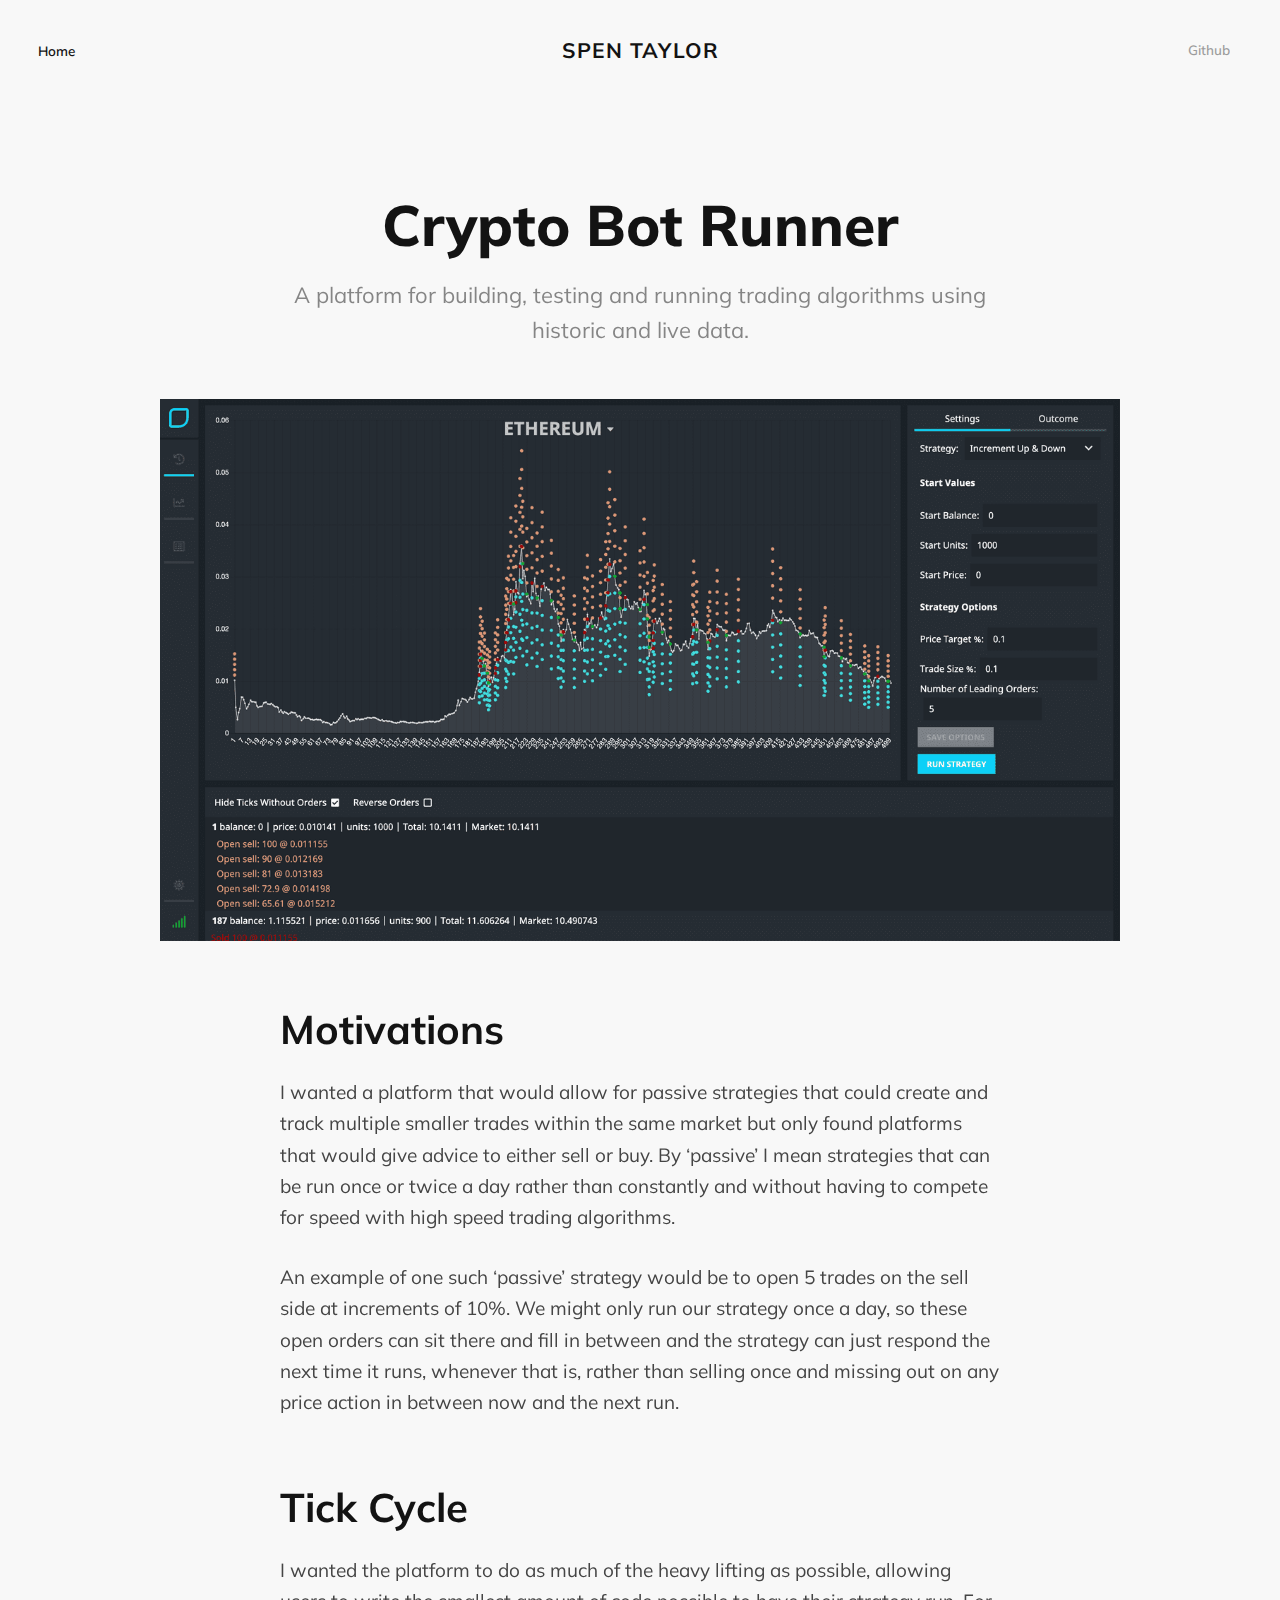
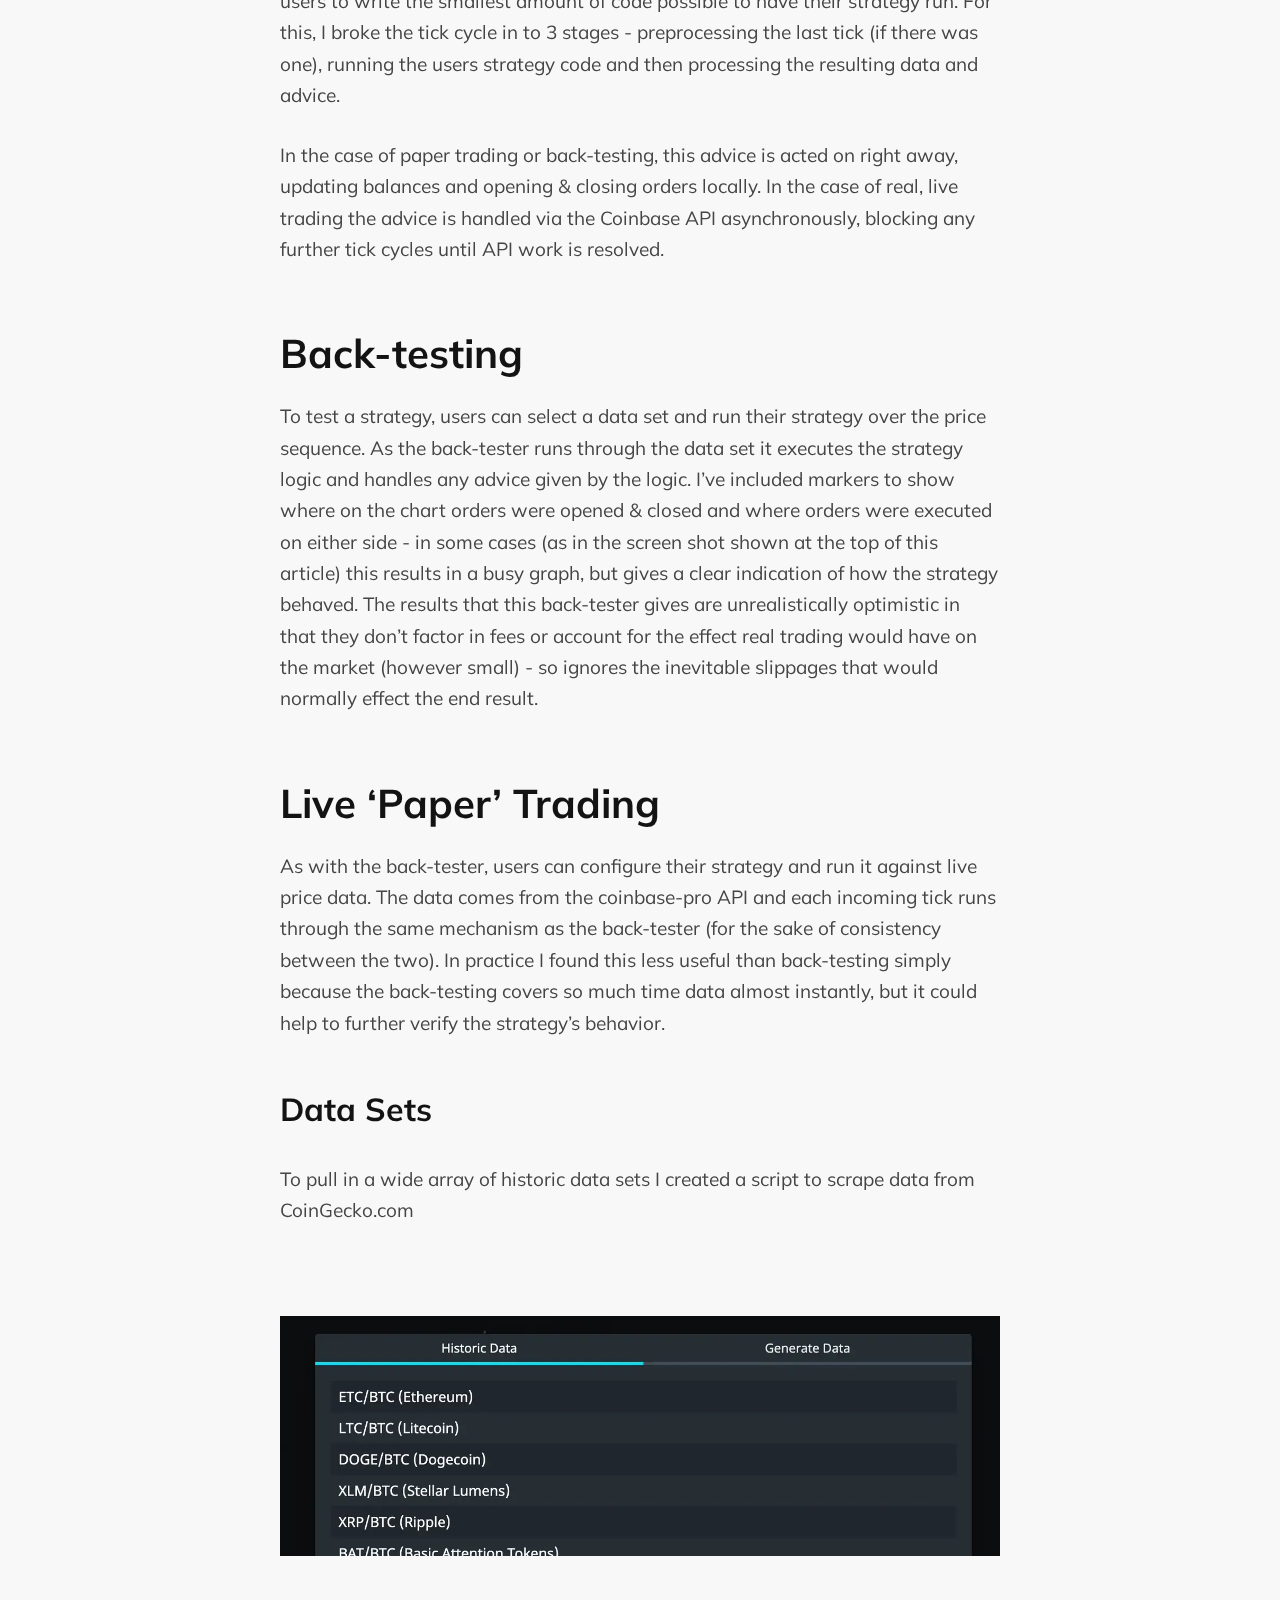
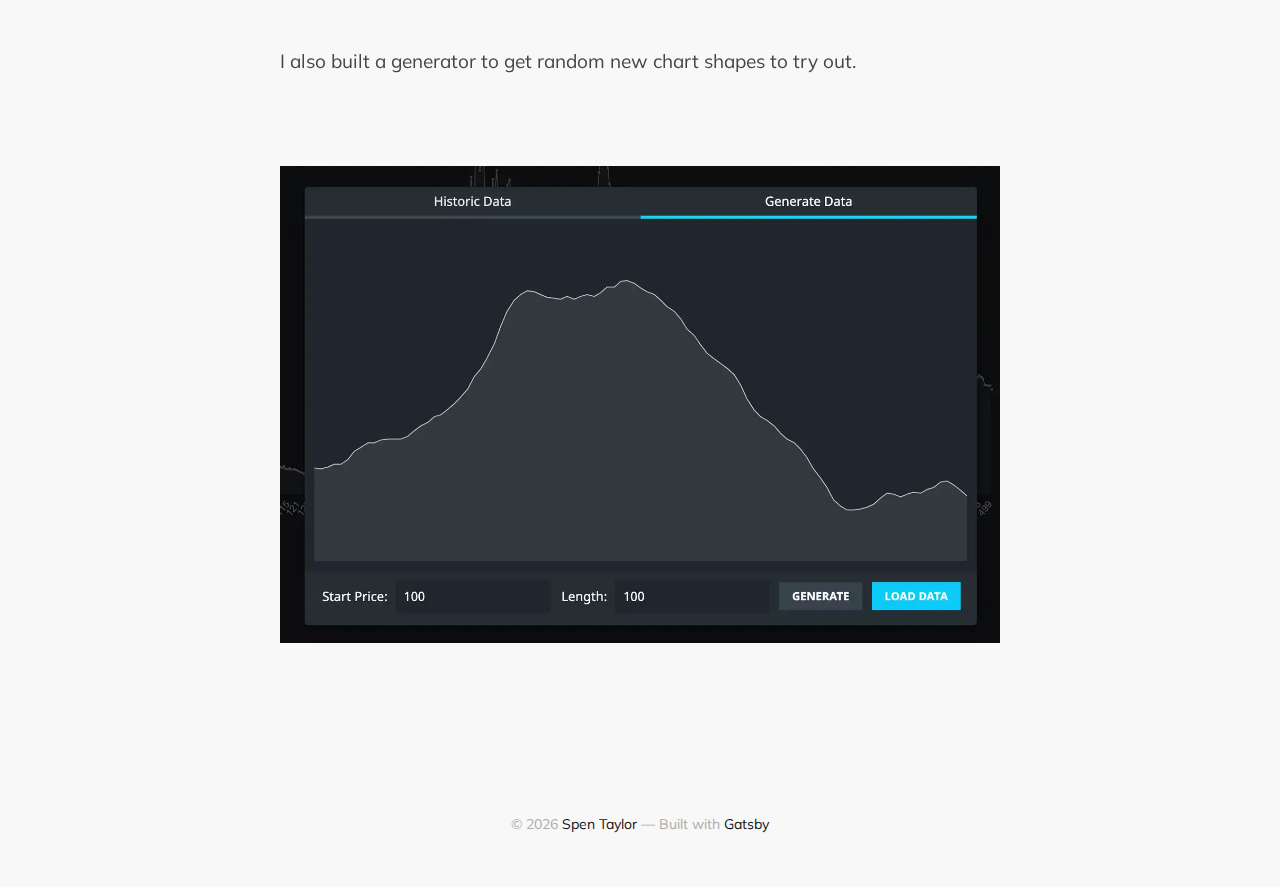
<file: crypto-bot-runner/index.html>
<!DOCTYPE html><html lang="en"><head><meta charSet="utf-8"/><meta http-equiv="x-ua-compatible" content="ie=edge"/><meta name="viewport" content="width=device-width, initial-scale=1, shrink-to-fit=no"/><style data-href="/styles.04c933d02298eab9406f.css">@import url(https://fonts.googleapis.com/css?family=Muli:400,400i,600,700,700i,800&display=swap);@font-face{font-family:Montserrat;font-style:normal;font-display:swap;font-weight:100;src:local("Montserrat Thin "),local("Montserrat-Thin"),url(/static/montserrat-latin-100-4124805c0503dbfe42dd67d7f5715964.woff2) format("woff2"),url(/static/montserrat-latin-100-c8fb2f714bbc7bc3e8dfffa916b286dc.woff) format("woff")}@font-face{font-family:Montserrat;font-style:italic;font-display:swap;font-weight:100;src:local("Montserrat Thin italic"),local("Montserrat-Thinitalic"),url(/static/montserrat-latin-100italic-e4bf47bd171a9b2a72dd84c58bf90edf.woff2) format("woff2"),url(/static/montserrat-latin-100italic-d1f3f2d02ee4d7d2d4b1ad865014f189.woff) format("woff")}@font-face{font-family:Montserrat;font-style:normal;font-display:swap;font-weight:200;src:local("Montserrat Extra Light "),local("Montserrat-Extra Light"),url(/static/montserrat-latin-200-444ae007121264bc1969d49b4031f9b2.woff2) format("woff2"),url(/static/montserrat-latin-200-edbce16a90aa22c297a0307b85789837.woff) format("woff")}@font-face{font-family:Montserrat;font-style:italic;font-display:swap;font-weight:200;src:local("Montserrat Extra Light italic"),local("Montserrat-Extra Lightitalic"),url(/static/montserrat-latin-200italic-f316c5d1ec40f3e68654c3f38b3999f3.woff2) format("woff2"),url(/static/montserrat-latin-200italic-d7bbb730d9b5e11720b3eb32326dcca7.woff) format("woff")}@font-face{font-family:Montserrat;font-style:normal;font-display:swap;font-weight:300;src:local("Montserrat Light "),local("Montserrat-Light"),url(/static/montserrat-latin-300-0a7c6df06e85d978d096d4d18fd8d43d.woff2) format("woff2"),url(/static/montserrat-latin-300-5e86df2cad22d2ef2b03516334afae5e.woff) format("woff")}@font-face{font-family:Montserrat;font-style:italic;font-display:swap;font-weight:300;src:local("Montserrat Light italic"),local("Montserrat-Lightitalic"),url(/static/montserrat-latin-300italic-c076c4892bc7a4be7b9097e97a35012d.woff2) format("woff2"),url(/static/montserrat-latin-300italic-37c74a8d2d0d36a0a2c6e9a37ee15b0c.woff) format("woff")}@font-face{font-family:Montserrat;font-style:normal;font-display:swap;font-weight:400;src:local("Montserrat Regular "),local("Montserrat-Regular"),url(/static/montserrat-latin-400-501ce09c42716a2f6e1503a25eb174c9.woff2) format("woff2"),url(/static/montserrat-latin-400-f29d2b8559699b6beb5b29b25b8bc572.woff) format("woff")}@font-face{font-family:Montserrat;font-style:italic;font-display:swap;font-weight:400;src:local("Montserrat Regular italic"),local("Montserrat-Regularitalic"),url(/static/montserrat-latin-400italic-882908d9950d9c86ebd380877f293d95.woff2) format("woff2"),url(/static/montserrat-latin-400italic-22e7b04e5f2a901d49d4d342315a715a.woff) format("woff")}@font-face{font-family:Montserrat;font-style:normal;font-display:swap;font-weight:500;src:local("Montserrat Medium "),local("Montserrat-Medium"),url(/static/montserrat-latin-500-f0f2716c5fe401d175b88715e7d28685.woff2) format("woff2"),url(/static/montserrat-latin-500-991b453bf90a0980e78966d2af7e3d3a.woff) format("woff")}@font-face{font-family:Montserrat;font-style:italic;font-display:swap;font-weight:500;src:local("Montserrat Medium italic"),local("Montserrat-Mediumitalic"),url(/static/montserrat-latin-500italic-4590ebba421b3288c305305d7fa7b504.woff2) format("woff2"),url(/static/montserrat-latin-500italic-f3d41e4cdcc2314e49ddcea751d6f87f.woff) format("woff")}@font-face{font-family:Montserrat;font-style:normal;font-display:swap;font-weight:600;src:local("Montserrat SemiBold "),local("Montserrat-SemiBold"),url(/static/montserrat-latin-600-15c24f7109941777774ddd2c636c6a50.woff2) format("woff2"),url(/static/montserrat-latin-600-f6dc6096f48956908c1787d9a722570a.woff) format("woff")}@font-face{font-family:Montserrat;font-style:italic;font-display:swap;font-weight:600;src:local("Montserrat SemiBold italic"),local("Montserrat-SemiBolditalic"),url(/static/montserrat-latin-600italic-6d10b80529d5c36c7c09fca7193af0fc.woff2) format("woff2"),url(/static/montserrat-latin-600italic-02c4833312d94b1b0866f073023a250e.woff) format("woff")}@font-face{font-family:Montserrat;font-style:normal;font-display:swap;font-weight:700;src:local("Montserrat Bold "),local("Montserrat-Bold"),url(/static/montserrat-latin-700-79982cd1f74c6fa7451bf9b37ead09ff.woff2) format("woff2"),url(/static/montserrat-latin-700-957e93fbbe131a59791cd820d98b7109.woff) format("woff")}@font-face{font-family:Montserrat;font-style:italic;font-display:swap;font-weight:700;src:local("Montserrat Bold italic"),local("Montserrat-Bolditalic"),url(/static/montserrat-latin-700italic-283438e9577fe6a684466bb100e105ec.woff2) format("woff2"),url(/static/montserrat-latin-700italic-ca627c5ccc65cf80c2ecaea44b997de9.woff) format("woff")}@font-face{font-family:Montserrat;font-style:normal;font-display:swap;font-weight:800;src:local("Montserrat ExtraBold "),local("Montserrat-ExtraBold"),url(/static/montserrat-latin-800-35386154b78d046218fc8f88a44ff515.woff2) format("woff2"),url(/static/montserrat-latin-800-756655905d91b77960888262e7d58d35.woff) format("woff")}@font-face{font-family:Montserrat;font-style:italic;font-display:swap;font-weight:800;src:local("Montserrat ExtraBold italic"),local("Montserrat-ExtraBolditalic"),url(/static/montserrat-latin-800italic-e1b52a7bd83e2324db6d92bdc206844c.woff2) format("woff2"),url(/static/montserrat-latin-800italic-a69f0add9d86c1a84311d7dd8693ba4a.woff) format("woff")}@font-face{font-family:Montserrat;font-style:normal;font-display:swap;font-weight:900;src:local("Montserrat Black "),local("Montserrat-Black"),url(/static/montserrat-latin-900-260c2ea3ef57feb82251952e605a36d5.woff2) format("woff2"),url(/static/montserrat-latin-900-186cae8091da578150d81958e217714a.woff) format("woff")}@font-face{font-family:Montserrat;font-style:italic;font-display:swap;font-weight:900;src:local("Montserrat Black italic"),local("Montserrat-Blackitalic"),url(/static/montserrat-latin-900italic-d785fb9fc74588ffb7f306799709a97d.woff2) format("woff2"),url(/static/montserrat-latin-900italic-43b527fe77254f97ea36e2b54e845ec4.woff) format("woff")}@font-face{font-family:Merriweather;font-style:normal;font-display:swap;font-weight:300;src:local("Merriweather Light "),local("Merriweather-Light"),url(/static/merriweather-latin-300-b1158cfcd4aacb9d8fb61625e37af46a.woff2) format("woff2"),url(/static/merriweather-latin-300-cc7de05e166e90320d7d896e0f72a19d.woff) format("woff")}@font-face{font-family:Merriweather;font-style:italic;font-display:swap;font-weight:300;src:local("Merriweather Light italic"),local("Merriweather-Lightitalic"),url(/static/merriweather-latin-300italic-8fe52a48089d6ebe46db0b8e7cc66263.woff2) format("woff2"),url(/static/merriweather-latin-300italic-e1331f5397c2a673f9d3765138debdb5.woff) format("woff")}@font-face{font-family:Merriweather;font-style:normal;font-display:swap;font-weight:400;src:local("Merriweather Regular "),local("Merriweather-Regular"),url(/static/merriweather-latin-400-8276fdb72ae8f4714d4e6eba704cc39f.woff2) format("woff2"),url(/static/merriweather-latin-400-69f09800f4f6479d06e44eba837df872.woff) format("woff")}@font-face{font-family:Merriweather;font-style:italic;font-display:swap;font-weight:400;src:local("Merriweather Regular italic"),local("Merriweather-Regularitalic"),url(/static/merriweather-latin-400italic-3a9be9ea9f7aa4af6de7307df21d9fc0.woff2) format("woff2"),url(/static/merriweather-latin-400italic-d76079ed7541a433a54f79316de086e9.woff) format("woff")}@font-face{font-family:Merriweather;font-style:normal;font-display:swap;font-weight:700;src:local("Merriweather Bold "),local("Merriweather-Bold"),url(/static/merriweather-latin-700-fa534be7ffa380e39a7f6e03bf9a5e03.woff2) format("woff2"),url(/static/merriweather-latin-700-ba56ea84b8084b7ff9677f50d3cd81bd.woff) format("woff")}@font-face{font-family:Merriweather;font-style:italic;font-display:swap;font-weight:700;src:local("Merriweather Bold italic"),local("Merriweather-Bolditalic"),url(/static/merriweather-latin-700italic-1ef5edaaa20ae53ea50399884c5e48c6.woff2) format("woff2"),url(/static/merriweather-latin-700italic-534bc9e7ce93c73d73426e46acd78092.woff) format("woff")}@font-face{font-family:Merriweather;font-style:normal;font-display:swap;font-weight:900;src:local("Merriweather Black "),local("Merriweather-Black"),url(/static/merriweather-latin-900-7528fb70e8a4a82c7305e72ff43ac25f.woff2) format("woff2"),url(/static/merriweather-latin-900-3799b6e2f5ed3fcccf9d7a708d7419fa.woff) format("woff")}@font-face{font-family:Merriweather;font-style:italic;font-display:swap;font-weight:900;src:local("Merriweather Black italic"),local("Merriweather-Blackitalic"),url(/static/merriweather-latin-900italic-e1b4d2aaa78e12ad84aaf8a56321e4c2.woff2) format("woff2"),url(/static/merriweather-latin-900italic-2ae22f731b3424e8dbb4b37f7ca6e708.woff) format("woff")}@font-face{font-family:Nunito;font-style:normal;font-display:swap;font-weight:200;src:local("Nunito Extra Light "),local("Nunito-Extra Light"),url(/static/nunito-latin-200-2a4f4b0a3646be9d8560178ebc4306e5.woff2) format("woff2"),url(/static/nunito-latin-200-249c20ee4450b15795cdde4cbb5f38d8.woff) format("woff")}@font-face{font-family:Nunito;font-style:italic;font-display:swap;font-weight:200;src:local("Nunito Extra Light italic"),local("Nunito-Extra Lightitalic"),url(/static/nunito-latin-200italic-89ba5530f3b2c751f2a49e25f31e3f15.woff2) format("woff2"),url(/static/nunito-latin-200italic-67d3d63c0ac28ccbc0c0fcbda8e66e04.woff) format("woff")}@font-face{font-family:Nunito;font-style:normal;font-display:swap;font-weight:300;src:local("Nunito Light "),local("Nunito-Light"),url(/static/nunito-latin-300-895205e22ad7d4d866df7102352077cd.woff2) format("woff2"),url(/static/nunito-latin-300-cad1324b066f52f764cf080d9244c8b2.woff) format("woff")}@font-face{font-family:Nunito;font-style:italic;font-display:swap;font-weight:300;src:local("Nunito Light italic"),local("Nunito-Lightitalic"),url(/static/nunito-latin-300italic-f4a613c73f19da60cf08aa42b2a9249b.woff2) format("woff2"),url(/static/nunito-latin-300italic-1fde36925a8493f45651815dd89d22a7.woff) format("woff")}@font-face{font-family:Nunito;font-style:normal;font-display:swap;font-weight:400;src:local("Nunito Regular "),local("Nunito-Regular"),url(/static/nunito-latin-400-de6068bf97f40206af0b062e262e6213.woff2) format("woff2"),url(/static/nunito-latin-400-6386ba6af7b7a5480eb5efda82ff803c.woff) format("woff")}@font-face{font-family:Nunito;font-style:italic;font-display:swap;font-weight:400;src:local("Nunito Regular italic"),local("Nunito-Regularitalic"),url(/static/nunito-latin-400italic-6ca737afe5cef0c0a9c9bbfec4e398ff.woff2) format("woff2"),url(/static/nunito-latin-400italic-ef2e2a0d9dd85cf89526d1f27f8fbbef.woff) format("woff")}@font-face{font-family:Nunito;font-style:normal;font-display:swap;font-weight:600;src:local("Nunito SemiBold "),local("Nunito-SemiBold"),url(/static/nunito-latin-600-b10ecee279e3a8d11d5ec3193b68d8bf.woff2) format("woff2"),url(/static/nunito-latin-600-c3de23017bcb95715e6eb11dd6a10fc5.woff) format("woff")}@font-face{font-family:Nunito;font-style:italic;font-display:swap;font-weight:600;src:local("Nunito SemiBold italic"),local("Nunito-SemiBolditalic"),url(/static/nunito-latin-600italic-97d4f64b213f3e5163827754c213bb4e.woff2) format("woff2"),url(/static/nunito-latin-600italic-4f62b81ff327bd0ffadcb7b82e6c13b2.woff) format("woff")}@font-face{font-family:Nunito;font-style:normal;font-display:swap;font-weight:700;src:local("Nunito Bold "),local("Nunito-Bold"),url(/static/nunito-latin-700-91ae827aa880d02ea567979add1da58c.woff2) format("woff2"),url(/static/nunito-latin-700-623f5ed42b0b347fb4531ded4e4b57a2.woff) format("woff")}@font-face{font-family:Nunito;font-style:italic;font-display:swap;font-weight:700;src:local("Nunito Bold italic"),local("Nunito-Bolditalic"),url(/static/nunito-latin-700italic-b94caac4c88b1fe6c4faf6256646f42e.woff2) format("woff2"),url(/static/nunito-latin-700italic-3aabf345871453097c2d8762411d187e.woff) format("woff")}@font-face{font-family:Nunito;font-style:normal;font-display:swap;font-weight:800;src:local("Nunito ExtraBold "),local("Nunito-ExtraBold"),url(/static/nunito-latin-800-36e4c9b478c2e2adb339a76d819eed7e.woff2) format("woff2"),url(/static/nunito-latin-800-33c733aff58ea08126616f346cbf4f4a.woff) format("woff")}@font-face{font-family:Nunito;font-style:italic;font-display:swap;font-weight:800;src:local("Nunito ExtraBold italic"),local("Nunito-ExtraBolditalic"),url(/static/nunito-latin-800italic-0f20328772c0d84250ef397c129607fb.woff2) format("woff2"),url(/static/nunito-latin-800italic-672d2afe4f40a766e46ff95379550c4f.woff) format("woff")}@font-face{font-family:Nunito;font-style:normal;font-display:swap;font-weight:900;src:local("Nunito Black "),local("Nunito-Black"),url(/static/nunito-latin-900-b296e05d0932e16d500b753becdb338e.woff2) format("woff2"),url(/static/nunito-latin-900-cbf4339e858edf2b14d20140b2887343.woff) format("woff")}@font-face{font-family:Nunito;font-style:italic;font-display:swap;font-weight:900;src:local("Nunito Black italic"),local("Nunito-Blackitalic"),url(/static/nunito-latin-900italic-ae87e7b4e2d3825919b9bc6c82039b80.woff2) format("woff2"),url(/static/nunito-latin-900italic-602859bd469800c6205701f5a16b1a1b.woff) format("woff")}@font-face{font-family:Alegreya;font-style:normal;font-display:swap;font-weight:400;src:local("Alegreya Regular "),local("Alegreya-Regular"),url(/static/alegreya-latin-400-1bf2b206adf8f7b46ba5f3b357c38672.woff2) format("woff2"),url(/static/alegreya-latin-400-c86584ca67d3fd1db92b041bdade2d78.woff) format("woff")}@font-face{font-family:Alegreya;font-style:italic;font-display:swap;font-weight:400;src:local("Alegreya Regular italic"),local("Alegreya-Regularitalic"),url(/static/alegreya-latin-400italic-dd74c0c256a81a250d6e3886b9e576ff.woff2) format("woff2"),url(/static/alegreya-latin-400italic-a49f843b91685923c469edf47e389897.woff) format("woff")}@font-face{font-family:Alegreya;font-style:normal;font-display:swap;font-weight:500;src:local("Alegreya Medium "),local("Alegreya-Medium"),url(/static/alegreya-latin-500-38edb27697d76919c232e44a14f21805.woff2) format("woff2"),url(/static/alegreya-latin-500-d6e3582f71a17711906ef026116c4ab8.woff) format("woff")}@font-face{font-family:Alegreya;font-style:italic;font-display:swap;font-weight:500;src:local("Alegreya Medium italic"),local("Alegreya-Mediumitalic"),url(/static/alegreya-latin-500italic-69548089fb89e6b6703333635dc8fd80.woff2) format("woff2"),url(/static/alegreya-latin-500italic-4d6db4854825588a9c40fc5e38468f11.woff) format("woff")}@font-face{font-family:Alegreya;font-style:normal;font-display:swap;font-weight:700;src:local("Alegreya Bold "),local("Alegreya-Bold"),url(/static/alegreya-latin-700-91067660668c2a50e1aebb1217eb4f04.woff2) format("woff2"),url(/static/alegreya-latin-700-c5c37be8855af831b8fa6227b7ee3a5b.woff) format("woff")}@font-face{font-family:Alegreya;font-style:italic;font-display:swap;font-weight:700;src:local("Alegreya Bold italic"),local("Alegreya-Bolditalic"),url(/static/alegreya-latin-700italic-e70abe4ad4049340e81a8cf9695921af.woff2) format("woff2"),url(/static/alegreya-latin-700italic-073d22cc1d7520b69b85236f83161fa6.woff) format("woff")}@font-face{font-family:Alegreya;font-style:normal;font-display:swap;font-weight:800;src:local("Alegreya ExtraBold "),local("Alegreya-ExtraBold"),url(/static/alegreya-latin-800-39d285c315bdce1f4e7a58776c8acb9d.woff2) format("woff2"),url(/static/alegreya-latin-800-e8b0a8bf5d8f66816145e3f26d1ae9eb.woff) format("woff")}@font-face{font-family:Alegreya;font-style:italic;font-display:swap;font-weight:800;src:local("Alegreya ExtraBold italic"),local("Alegreya-ExtraBolditalic"),url(/static/alegreya-latin-800italic-ff56d77b0d1a8f985ddf77055665fe42.woff2) format("woff2"),url(/static/alegreya-latin-800italic-7c8d918914d7a37942de5b36ecc33308.woff) format("woff")}@font-face{font-family:Alegreya;font-style:normal;font-display:swap;font-weight:900;src:local("Alegreya Black "),local("Alegreya-Black"),url(/static/alegreya-latin-900-84778a160e316a689dbca4302865a6ac.woff2) format("woff2"),url(/static/alegreya-latin-900-69942dd6ac75dbf15630b9696f466052.woff) format("woff")}@font-face{font-family:Alegreya;font-style:italic;font-display:swap;font-weight:900;src:local("Alegreya Black italic"),local("Alegreya-Blackitalic"),url(/static/alegreya-latin-900italic-a503a455b9124bf279832270f597ff59.woff2) format("woff2"),url(/static/alegreya-latin-900italic-1acd008a03ab951841d9615bf7be9b36.woff) format("woff")}


/*! normalize.css v8.0.1 | MIT License | github.com/necolas/normalize.css */html{line-height:1.15}body{margin:0}main{display:block}strong{font-weight:bolder}button,input{font-family:inherit;font-size:100%;line-height:1.15;overflow:visible}[type=button],[type=reset],[type=submit],button{-webkit-appearance:button}[type=button]::-moz-focus-inner,[type=reset]::-moz-focus-inner,[type=submit]::-moz-focus-inner,button::-moz-focus-inner{border-style:none;padding:0}[type=button]:-moz-focusring,[type=reset]:-moz-focusring,[type=submit]:-moz-focusring,button:-moz-focusring{outline:1px dotted ButtonText}legend{color:inherit;display:table;max-width:100%;white-space:normal}[type=checkbox],[type=radio],legend{-webkit-box-sizing:border-box;box-sizing:border-box}[type=checkbox],[type=radio]{padding:0}[type=number]::-webkit-inner-spin-button,[type=number]::-webkit-outer-spin-button{height:auto}[type=search]{-webkit-appearance:textfield;outline-offset:-2px}[type=search]::-webkit-search-decoration{-webkit-appearance:none}::-webkit-file-upload-button{-webkit-appearance:button;font:inherit}summary{display:list-item}[hidden],template{display:none}

/*! normalize-opentype.css v0.2.4 | MIT License | kennethormandy.com/journal/normalize-opentype-css */::-moz-selection{color:inherit;text-shadow:inherit;background-color:#accef7}::selection{color:inherit;text-shadow:inherit;background-color:#accef7}body,html{-webkit-font-feature-settings:"kern" 1,"liga" 1,"calt" 1,"pnum" 1,"tnum" 0,"onum" 1,"lnum" 0,"dlig" 0;font-feature-settings:"kern" 1,"liga" 1,"calt" 1,"pnum" 1,"tnum" 0,"onum" 1,"lnum" 0,"dlig" 0}h1,h2,h3{-webkit-font-feature-settings:"kern" 1,"liga" 1,"calt" 1,"pnum" 1,"tnum" 0,"onum" 1,"lnum" 0,"dlig" 1;font-feature-settings:"kern" 1,"liga" 1,"calt" 1,"pnum" 1,"tnum" 0,"onum" 1,"lnum" 0,"dlig" 1}input[type=color],input[type=date],input[type=datetime-local],input[type=datetime],input[type=number],input[type=range],input[type=tel],input[type=week]{-webkit-font-feature-settings:"kern" 0,"liga" 1,"calt" 1,"pnum" 1,"tnum" 0,"onum" 0,"lnum" 1,"zero" 0;font-feature-settings:"kern" 0,"liga" 1,"calt" 1,"pnum" 1,"tnum" 0,"onum" 0,"lnum" 1,"zero" 0}caption{-webkit-font-feature-settings:"kern" 1,"liga" 1,"calt" 1,"pnum" 0,"tnum" 1,"onum" 0,"lnum" 1,"zero" 1;font-feature-settings:"kern" 1,"liga" 1,"calt" 1,"pnum" 0,"tnum" 1,"onum" 0,"lnum" 1,"zero" 1}a,acronym,article,body,canvas,caption,dfn,div,figcaption,footer,h1,h2,h3,header,html,ins,legend,li,menu,nav,object,p,s,section,span,strong,summary,ul{margin:0;padding:0;border:0;font:inherit;font-size:100%;vertical-align:baseline}body{line-height:1}ul{list-style:none}html{-webkit-box-sizing:border-box;box-sizing:border-box;font-family:sans-serif;-ms-text-size-adjust:100%;-webkit-text-size-adjust:100%}*,:after,:before{-webkit-box-sizing:inherit;box-sizing:inherit}a{background-color:transparent}a:active,a:hover{outline:0}strong{font-weight:700}dfn{font-style:italic}h1{margin:.67em 0;font-size:2em}button,input{margin:0;color:inherit;font:inherit}button{overflow:visible;border:none;text-transform:none}button,html input[type=button],input[type=reset],input[type=submit]{cursor:pointer;-webkit-appearance:button}button[disabled],html input[disabled]{cursor:default}button::-moz-focus-inner,input::-moz-focus-inner{padding:0;border:0}input{line-height:normal}input:focus{outline:none}input[type=checkbox],input[type=radio]{-webkit-box-sizing:border-box;box-sizing:border-box;padding:0}input[type=number]::-webkit-inner-spin-button,input[type=number]::-webkit-outer-spin-button{height:auto}input[type=search]{-webkit-box-sizing:content-box;box-sizing:content-box;-webkit-appearance:textfield}input[type=search]::-webkit-search-cancel-button,input[type=search]::-webkit-search-decoration{-webkit-appearance:none}legend{padding:0;border:0}html{overflow-y:scroll;font-size:62.5%;-webkit-tap-highlight-color:rgba(0,0,0,0)}body,html{overflow-x:hidden}body{color:#454545;font-family:-apple-system,BlinkMacSystemFont,Segoe UI,Roboto,Oxygen,Ubuntu,Cantarell,Open Sans,Helvetica Neue,sans-serif;font-size:1.5rem;line-height:1.6em;font-weight:400;font-style:normal;letter-spacing:0;text-rendering:optimizeLegibility;background:#fff;-webkit-font-smoothing:antialiased;-moz-osx-font-smoothing:grayscale;-moz-font-feature-settings:"liga" on}::-moz-selection{text-shadow:none;background:#cbeafb}::selection{text-shadow:none;background:#cbeafb}canvas{vertical-align:middle}p{margin:0 0 1.5em}a{color:#26a8ed;text-decoration:none;-webkit-transition:.4s ease;transition:.4s ease}a:hover{text-decoration:underline;-webkit-transition:.2s ease;transition:.2s ease}h1,h2,h3{margin-top:0;line-height:1.4;font-weight:700;text-rendering:optimizeLegibility}h1{margin:0 0 .5em;font-size:5.7rem;font-weight:800}@media (max-width:500px){h1{font-size:2.7rem}}h2{margin:1.5em 0 .5em;font-size:4rem}@media (max-width:500px){h2{font-size:2rem}}h3{margin:1.5em 0 1em;font-size:3.2rem}@media (max-width:500px){h3{font-size:1.8rem}}.kg-image{max-width:100%;width:100%}ul{margin:0 0 2rem;padding-left:1.3em;padding-right:1.5em}ul ul{margin:.5em 0 1em}ul{list-style:disc;max-width:100%}li{margin:.5em 0;padding-left:.3em;line-height:1.6em}input[type=email],input[type=password],input[type=search],input[type=tel],input[type=text],input[type=url]{background:#f8f8f8;border-radius:.5rem;border:1px solid #ddd;color:inherit;display:block;outline:0;padding:0 .6em;text-decoration:none;width:100%}input[type=email]:invalid,input[type=password]:invalid,input[type=search]:invalid,input[type=tel]:invalid,input[type=text]:invalid,input[type=url]:invalid{-webkit-box-shadow:none;box-shadow:none}input[type=email]:focus,input[type=password]:focus,input[type=search]:focus,input[type=tel]:focus,input[type=text]:focus,input[type=url]:focus{border-color:#3eb0ef;-webkit-box-shadow:0 0 0 1px #3eb0ef;box-shadow:0 0 0 1px #3eb0ef}input[type=email],input[type=password],input[type=search],input[type=tel],input[type=text],input[type=url]{height:4rem}input[type=checkbox],input[type=radio]{display:block;margin-right:-2em;opacity:0;width:1em;z-index:-1}.button,button,input[type=button],input[type=reset],input[type=submit]{display:inline-block;height:4rem;padding:0 2rem;border:0;border-radius:.5rem;cursor:pointer;font-family:Muli,sans-serif;font-size:1.4rem;font-weight:400;line-height:4rem;text-align:center;text-decoration:none;white-space:nowrap;-webkit-appearance:none;-moz-appearance:none;appearance:none;-webkit-transition:.4s ease;transition:.4s ease}.button:disabled,button:disabled,input[type=button]:disabled,input[type=reset]:disabled,input[type=submit]:disabled{pointer-events:none;opacity:.4}.button,button,input[type=button],input[type=reset],input[type=submit]{color:#3eb0ef!important;background-color:transparent;-webkit-box-shadow:inset 0 0 0 2px #3eb0ef;box-shadow:inset 0 0 0 2px #3eb0ef}.button:hover,button:hover,input[type=button]:hover,input[type=reset]:hover,input[type=submit]:hover{text-decoration:none;color:#118dd0!important;-webkit-box-shadow:inset 0 0 0 2px #139de7;box-shadow:inset 0 0 0 2px #139de7;-webkit-transition:.2s ease;transition:.2s ease}.hamburger{display:-webkit-box;display:-ms-flexbox;display:flex;overflow:visible;margin:0;padding:2px 0;border:0;color:inherit;font:inherit;text-transform:none;background-color:transparent;cursor:pointer;-webkit-transition:opacity .15s linear,-webkit-filter .15s linear;transition:opacity .15s linear,-webkit-filter .15s linear;transition:opacity .15s linear,filter .15s linear;transition:opacity .15s linear,filter .15s linear,-webkit-filter .15s linear}.hamburger-box{position:relative;display:inline-block;width:20px;height:13px}.hamburger-inner{top:50%;display:block;margin-top:-2px}.hamburger-inner,.hamburger-inner:after,.hamburger-inner:before{position:absolute;width:20px;height:1px;background-color:#ababab;border-radius:4px;-webkit-transition:-webkit-transform .15s ease;transition:-webkit-transform .15s ease;transition:transform .15s ease;transition:transform .15s ease,-webkit-transform .15s ease}.hamburger-inner:after,.hamburger-inner:before{content:"";display:block}.hamburger-inner:before{top:-6px}.hamburger-inner:after{bottom:-6px}.hamburger--collapse .hamburger-inner{top:auto;bottom:0;-webkit-transition-delay:.15s;transition-delay:.15s;-webkit-transition-timing-function:cubic-bezier(.55,.055,.675,.19);transition-timing-function:cubic-bezier(.55,.055,.675,.19);-webkit-transition-duration:.15s;transition-duration:.15s}.hamburger--collapse .hamburger-inner:after{top:-12px;-webkit-transition:top .3s cubic-bezier(.33333,.66667,.66667,1) .3s,opacity .1s linear;transition:top .3s cubic-bezier(.33333,.66667,.66667,1) .3s,opacity .1s linear}.hamburger--collapse .hamburger-inner:before{-webkit-transition:top .12s cubic-bezier(.33333,.66667,.66667,1) .3s,-webkit-transform .15s cubic-bezier(.55,.055,.675,.19);transition:top .12s cubic-bezier(.33333,.66667,.66667,1) .3s,-webkit-transform .15s cubic-bezier(.55,.055,.675,.19);transition:top .12s cubic-bezier(.33333,.66667,.66667,1) .3s,transform .15s cubic-bezier(.55,.055,.675,.19);transition:top .12s cubic-bezier(.33333,.66667,.66667,1) .3s,transform .15s cubic-bezier(.55,.055,.675,.19),-webkit-transform .15s cubic-bezier(.55,.055,.675,.19)}.site-head-open .hamburger-inner,.site-head-open .hamburger-inner:after,.site-head-open .hamburger-inner:before{background-color:#131313}.site-head-open .hamburger-inner{-webkit-transition-delay:.32s;transition-delay:.32s;-webkit-transition-timing-function:cubic-bezier(.215,.61,.355,1);transition-timing-function:cubic-bezier(.215,.61,.355,1);-webkit-transform:translate3d(0,-6px,0) rotate(-45deg);transform:translate3d(0,-6px,0) rotate(-45deg)}.site-head-open .hamburger-inner:after{top:0;opacity:0;-webkit-transition:top .3s cubic-bezier(.33333,0,.66667,.33333),opacity .1s linear .27s;transition:top .3s cubic-bezier(.33333,0,.66667,.33333),opacity .1s linear .27s}.site-head-open .hamburger-inner:before{top:0;-webkit-transition:top .12s cubic-bezier(.33333,0,.66667,.33333) .18s,-webkit-transform .15s cubic-bezier(.215,.61,.355,1) .42s;transition:top .12s cubic-bezier(.33333,0,.66667,.33333) .18s,-webkit-transform .15s cubic-bezier(.215,.61,.355,1) .42s;transition:top .12s cubic-bezier(.33333,0,.66667,.33333) .18s,transform .15s cubic-bezier(.215,.61,.355,1) .42s;transition:top .12s cubic-bezier(.33333,0,.66667,.33333) .18s,transform .15s cubic-bezier(.215,.61,.355,1) .42s,-webkit-transform .15s cubic-bezier(.215,.61,.355,1) .42s;-webkit-transform:rotate(-90deg);transform:rotate(-90deg)}.transition-fade{-webkit-transition:.25s;transition:.25s;opacity:1;-webkit-animation:slideUp .9s cubic-bezier(.075,.82,.165,1) forwards;animation:slideUp .9s cubic-bezier(.075,.82,.165,1) forwards;-webkit-transform:translate3d(0,4vh,0);transform:translate3d(0,4vh,0)}@-webkit-keyframes slideUp{0%{-webkit-transform:translate3d(0,4vh,0);transform:translate3d(0,4vh,0)}to{-webkit-transform:translateZ(0);transform:translateZ(0)}}@keyframes slideUp{0%{-webkit-transform:translate3d(0,4vh,0);transform:translate3d(0,4vh,0)}to{-webkit-transform:translateZ(0);transform:translateZ(0)}}body{font-family:Muli,sans-serif;background:#f8f8f8;-webkit-transition:background .3s ease-out;transition:background .3s ease-out;-webkit-transition-delay:.25;transition-delay:.25}.site-wrapper{padding:3vw;min-height:100vh}@media (max-width:850px){.site-wrapper{padding:6vw}}.page-head{display:-webkit-box;display:-ms-flexbox;display:flex;-webkit-box-orient:vertical;-webkit-box-direction:normal;-ms-flex-direction:column;flex-direction:column;-webkit-box-align:center;-ms-flex-align:center;align-items:center;-webkit-box-pack:center;-ms-flex-pack:center;justify-content:center;padding:13vw 0;max-width:70%;margin:auto;text-align:center}.page-head-title{margin:0;font-size:4.2rem;color:#131313}@media (max-width:500px){.page-head-title{font-size:2rem}}.site-foot{margin:3vw 0 1vw;text-align:center;color:#ababab;font-size:1.4rem}.site-foot a{color:#131313}.site-head{position:relative;z-index:300;margin-top:-10px;font-size:1.35rem}.site-head-container{-webkit-box-pack:justify;-ms-flex-pack:justify;justify-content:space-between}.site-head-container,.site-head-left{display:-webkit-box;display:-ms-flexbox;display:flex;-webkit-box-align:center;-ms-flex-align:center;align-items:center}.site-head-left{position:relative;z-index:100;margin-right:10px;white-space:nowrap}.nav{display:-webkit-box;display:-ms-flexbox;display:flex;margin:0 0 0 -12px;padding:0;list-style:none}.site-head li{display:block;margin:0;padding:0}.site-head-left a,.site-head-right a{display:block;margin:0;padding:10px 12px;color:#131313;font-weight:600;opacity:.4}.nav-current a,.site-head a:hover{text-decoration:none;opacity:1}.site-head-center{position:absolute;display:-webkit-box;display:-ms-flexbox;display:flex;-webkit-box-pack:center;-ms-flex-pack:center;justify-content:center;width:100%}.site-head-logo{-ms-flex-negative:0;flex-shrink:0;display:block;padding:10px;color:#131313;font-size:2.1rem;line-height:1em;font-weight:700;text-transform:uppercase;letter-spacing:1px}.site-head-logo:hover{text-decoration:none}.site-head-right{position:relative;z-index:100}.site-head-right,.social-links{-ms-flex-negative:0;flex-shrink:0;display:-webkit-box;display:-ms-flexbox;display:flex;-webkit-box-align:center;-ms-flex-align:center;align-items:center}.nav-burger{display:none;position:absolute;left:0;z-index:9999;padding:12px 12px 12px 0}@media (max-width:850px){.site-head{padding:0}.nav-burger{display:block}.site-head-container{-webkit-box-orient:vertical;-webkit-box-direction:normal;-ms-flex-direction:column;flex-direction:column;-webkit-box-pack:start;-ms-flex-pack:start;justify-content:flex-start;height:40px;background:hsla(0,0%,100%,0);z-index:-1;-webkit-transition:all .4s ease-out;transition:all .4s ease-out;overflow:hidden}.site-head-left,.site-head-right{position:relative;z-index:-1;height:auto;-webkit-transition:height .2s cubic-bezier(.4,.01,.165,.99);transition:height .2s cubic-bezier(.4,.01,.165,.99);-webkit-transition-delay:1s;transition-delay:1s}.site-head-left a,.site-head-right a{margin:8px 0;padding:1px 0;font-size:2.6rem;line-height:1.15em;font-weight:200;opacity:0;-webkit-transition:opacity .2s cubic-bezier(.4,.01,.165,.99),-webkit-transform .3s cubic-bezier(.4,.01,.165,.99);transition:opacity .2s cubic-bezier(.4,.01,.165,.99),-webkit-transform .3s cubic-bezier(.4,.01,.165,.99);transition:transform .3s cubic-bezier(.4,.01,.165,.99),opacity .2s cubic-bezier(.4,.01,.165,.99);transition:transform .3s cubic-bezier(.4,.01,.165,.99),opacity .2s cubic-bezier(.4,.01,.165,.99),-webkit-transform .3s cubic-bezier(.4,.01,.165,.99);-webkit-transform:scale(1.1) translateY(-25px);transform:scale(1.1) translateY(-25px)}.site-head-right a{padding:5px 0;margin:1px 0;font-size:2rem}.nav{width:100%;-webkit-box-orient:vertical;-webkit-box-direction:normal;-ms-flex-direction:column;flex-direction:column;-webkit-box-pack:start;-ms-flex-pack:start;justify-content:flex-start;-webkit-box-align:start;-ms-flex-align:start;align-items:flex-start;margin:3vw 0 0}.site-head-left{-webkit-box-ordinal-group:3;-ms-flex-order:2;order:2;margin:0;width:100%}.site-head-center{-webkit-box-ordinal-group:2;-ms-flex-order:1;order:1;position:static;z-index:auto;display:-webkit-box;display:-ms-flexbox;display:flex;-webkit-box-pack:center;-ms-flex-pack:center;justify-content:center}.site-head-right{-webkit-box-ordinal-group:4;-ms-flex-order:3;order:3;width:100%;margin-top:3vw}.social-links{-webkit-box-orient:vertical;-webkit-box-direction:normal;-ms-flex-direction:column;flex-direction:column;-webkit-box-align:start;-ms-flex-align:start;align-items:flex-start}.site-head-open{background:#fff;-webkit-transition:background .5s ease-out;transition:background .5s ease-out;-webkit-transition-delay:.25;transition-delay:.25;overflow:hidden;height:100vh}.site-head-open .site-head-container{height:100vh;-webkit-transition:height .2s ease-in;transition:height .2s ease-in}.site-head-open .site-head-left,.site-head-open .site-head-right{z-index:9999;height:auto;-webkit-transition:height .2s cubic-bezier(.4,.01,.165,.99);transition:height .2s cubic-bezier(.4,.01,.165,.99)}.site-head-open .site-head-left a,.site-head-open .site-head-right a{opacity:1;-webkit-transition:opacity .9s cubic-bezier(.4,.01,.165,.99),-webkit-transform .6s cubic-bezier(.4,.01,.165,.99);transition:opacity .9s cubic-bezier(.4,.01,.165,.99),-webkit-transform .6s cubic-bezier(.4,.01,.165,.99);transition:transform .6s cubic-bezier(.4,.01,.165,.99),opacity .9s cubic-bezier(.4,.01,.165,.99);transition:transform .6s cubic-bezier(.4,.01,.165,.99),opacity .9s cubic-bezier(.4,.01,.165,.99),-webkit-transform .6s cubic-bezier(.4,.01,.165,.99);-webkit-transform:scale(1) translateY(0);transform:scale(1) translateY(0)}.site-head-open .nav-current a{border-bottom:2px solid #131313}.site-head-open .site-head-right a{opacity:.5}.site-head-open .site-foot{display:block;position:fixed;z-index:9999;bottom:0;-webkit-transition:-webkit-transform .3s cubic-bezier(.4,.01,.165,.99);transition:-webkit-transform .3s cubic-bezier(.4,.01,.165,.99);transition:transform .3s cubic-bezier(.4,.01,.165,.99);transition:transform .3s cubic-bezier(.4,.01,.165,.99),-webkit-transform .3s cubic-bezier(.4,.01,.165,.99);-webkit-transform:translateY(-4vw);transform:translateY(-4vw)}}.post-feed{-ms-flex-wrap:wrap;flex-wrap:wrap}.post-card,.post-feed{display:-webkit-box;display:-ms-flexbox;display:flex}.post-card{-webkit-box-flex:1;-ms-flex:1 1 50%;flex:1 1 50%;position:relative;height:35vw;background:linear-gradient(135deg,#1f1f1f,#111) 50%;background-size:cover;overflow:hidden;counter-increment:posts}@media (max-width:700px){.post-card{-webkit-box-flex:1;-ms-flex:1 1 100%;flex:1 1 100%;height:70vw}}.post-card-large{-webkit-box-flex:1;-ms-flex:1 1 100%;flex:1 1 100%}.post-card-link{display:block}.post-card-content,.post-card-link{-webkit-box-flex:1;-ms-flex:1 1 auto;flex:1 1 auto}.post-card-content{display:-webkit-box;display:-ms-flexbox;display:flex;-webkit-box-align:center;-ms-flex-align:center;align-items:center;-webkit-box-pack:center;-ms-flex-pack:center;justify-content:center;position:absolute;top:0;right:0;bottom:0;left:0;color:#fff;background:rgba(0,0,0,.1);opacity:1;-webkit-transition:opacity .5s cubic-bezier(.33,0,.2,1);transition:opacity .5s cubic-bezier(.33,0,.2,1)}.post-card.with-image .post-card-content{opacity:0}@media (max-width:700px){.post-card.with-image .post-card-content{opacity:1}}.post-card-link:hover .post-card-content{opacity:1;-webkit-transition:opacity .3s cubic-bezier(.33,0,.2,1);transition:opacity .3s cubic-bezier(.33,0,.2,1)}.post-card-title{margin:0;display:inline-block;font-size:3.4rem;max-width:70%;text-align:center;-webkit-transition:all .3s cubic-bezier(.33,0,.2,1);transition:all .3s cubic-bezier(.33,0,.2,1)}.post-card.no-image:before{display:block;content:counter(posts);position:absolute;bottom:-.15em;right:5vw;font-size:28vw;line-height:1em;font-weight:800;letter-spacing:-.1em;color:rgba(0,0,0,.2)}.post-card.no-image .post-card-content{-webkit-box-pack:start;-ms-flex-pack:start;justify-content:flex-start;-webkit-box-align:start;-ms-flex-align:start;align-items:flex-start;padding:4vw}.post-card.no-image .post-card-title{font-size:5rem;line-height:1.15em;text-align:left}.post-card.no-image:hover .post-card-title{text-decoration:underline}@media (max-width:1200px){.post-card.no-image .post-card-title{font-size:3.4rem}}@media (max-width:700px){.post-card.no-image:before{font-size:50vw}}.post-content{max-width:720px;margin:0 auto;padding:6vw 0}.post-content-header{display:-webkit-box;display:-ms-flexbox;display:flex;-webkit-box-orient:vertical;-webkit-box-direction:normal;-ms-flex-direction:column;flex-direction:column;-webkit-box-align:center;-ms-flex-align:center;align-items:center}.post-content-title{margin:0 0 3vw;color:#131313;text-align:center}.post-content-excerpt{margin:-2vw 0 3vw;font-size:2.2rem;line-height:1.6em;color:#131313;text-align:center;opacity:.5}@media (max-width:500px){.post-content-excerpt{font-size:1.8rem}}.post-content-image{position:relative;width:75vw;min-width:100%;margin:4vw calc(50% - 50vw);-webkit-transform:translateX(calc(50vw - 50%));transform:translateX(calc(50vw - 50%))}.post-content-body{font-size:1.9rem;line-height:1.65em}@media (max-width:500px){.post-content-body{font-size:1.7rem}}.post-content-body h1,.post-content-body h2,.post-content-body h3{color:#131313}.post-content-body li{word-break:break-word}.post-content-body li p{margin:0}.page-template .post-content-body h1,.page-template .post-content-body h2,.page-template .post-content-body h3{text-align:center}</style><meta name="generator" content="Gatsby 2.4.2"/><link rel="preconnect dns-prefetch" href="https://www.google-analytics.com"/><link rel="alternate" type="application/rss+xml" href="/rss.xml"/><link rel="manifest" href="/manifest.webmanifest"/><meta name="theme-color" content="#663399"/><link rel="apple-touch-icon" sizes="48x48" href="/icons/icon-48x48.png"/><link rel="apple-touch-icon" sizes="72x72" href="/icons/icon-72x72.png"/><link rel="apple-touch-icon" sizes="96x96" href="/icons/icon-96x96.png"/><link rel="apple-touch-icon" sizes="144x144" href="/icons/icon-144x144.png"/><link rel="apple-touch-icon" sizes="192x192" href="/icons/icon-192x192.png"/><link rel="apple-touch-icon" sizes="256x256" href="/icons/icon-256x256.png"/><link rel="apple-touch-icon" sizes="384x384" href="/icons/icon-384x384.png"/><link rel="apple-touch-icon" sizes="512x512" href="/icons/icon-512x512.png"/><title data-react-helmet="true">Crypto Bot Runner | Spen Taylor</title><meta data-react-helmet="true" name="description" content="A platform for building, testing and running trading algorithms using historic and live data."/><meta data-react-helmet="true" property="og:title" content="Crypto Bot Runner"/><meta data-react-helmet="true" property="og:description" content="A platform for building, testing and running trading algorithms using historic and live data."/><meta data-react-helmet="true" property="og:type" content="website"/><meta data-react-helmet="true" name="twitter:card" content="summary"/><meta data-react-helmet="true" name="twitter:creator" content="Spen Taylor"/><meta data-react-helmet="true" name="twitter:title" content="Crypto Bot Runner"/><meta data-react-helmet="true" name="twitter:description" content="A platform for building, testing and running trading algorithms using historic and live data."/><link as="script" rel="preload" href="/webpack-runtime-fbaefdb2bcd0435a3114.js"/><link as="script" rel="preload" href="/styles-c15518fb834840d301e4.js"/><link as="script" rel="preload" href="/app-d755750f54faa39b1fac.js"/><link as="script" rel="preload" href="/0-4d084917f2a44267864e.js"/><link as="script" rel="preload" href="/component---src-templates-blog-post-js-49cdea3f4320451d9a0e.js"/><link as="fetch" rel="preload" href="/static/d/938/path---crypto-bot-runner-9-f-6-7ae-E3lNN1rfXQniP7jaRV1cZnWrq2Y.json" crossorigin="use-credentials"/></head><body><noscript id="gatsby-noscript">This app works best with JavaScript enabled.</noscript><div id="___gatsby"><div style="outline:none" tabindex="-1" role="group"><div class="site-wrapper "><header class="site-head"><div class="site-head-container"><a class="nav-burger" href="#"><div class="hamburger hamburger--collapse" aria-label="Menu" role="button" aria-controls="navigation"><div class="hamburger-box"><div class="hamburger-inner"></div></div></div></a><nav id="swup" class="site-head-left"><ul class="nav" role="menu"><li class="nav-home nav-current" role="menuitem"><a href="/">Home</a></li></ul></nav><div class="site-head-center"><a class="site-head-logo" href="/">Spen Taylor</a></div><div class="site-head-right"><div class="social-links"><a href="https://www.github.com/spen" title="Github" target="_blank" rel="noopener noreferrer">Github</a></div></div></div></header><main id="site-main" class="site-main"><div id="swup" class="transition-fade"><article class="post-content [object Object]"><header class="post-content-header"><h1 class="post-content-title">Crypto Bot Runner</h1></header><p class="post-content-excerpt">A platform for building, testing and running trading algorithms using historic and live data.</p><div class="post-content-image"><div class="kg-image gatsby-image-wrapper" style="position:relative;overflow:hidden"><div style="width:100%;padding-bottom:56.40262060750447%"></div><img src="[data-uri]" alt="Crypto Bot Runner" style="position:absolute;top:0;left:0;width:100%;height:100%;object-fit:cover;object-position:center;opacity:1;transition-delay:500ms"/><noscript><picture><img sizes="(max-width: 1360px) 100vw, 1360px" srcset="/static/e1a8aa26fb737c735a154ed399383767/fa754/backtest-2.png 340w,
/static/e1a8aa26fb737c735a154ed399383767/1bf7a/backtest-2.png 680w,
/static/e1a8aa26fb737c735a154ed399383767/41d74/backtest-2.png 1360w,
/static/e1a8aa26fb737c735a154ed399383767/5bd11/backtest-2.png 2040w,
/static/e1a8aa26fb737c735a154ed399383767/31030/backtest-2.png 2720w,
/static/e1a8aa26fb737c735a154ed399383767/13946/backtest-2.png 3358w" src="/static/e1a8aa26fb737c735a154ed399383767/41d74/backtest-2.png" alt="Crypto Bot Runner" style="position:absolute;top:0;left:0;opacity:1;width:100%;height:100%;object-fit:cover;object-position:center"/></picture></noscript></div></div><div class="post-content-body"><h2>Motivations</h2>
<p>I wanted a platform that would allow for passive strategies that could create and track multiple smaller trades within the same market but only found platforms that would give advice to either sell or buy.
By ‘passive’ I mean strategies that can be run once or twice a day rather than constantly and without having to compete for speed with high speed trading algorithms.</p>
<p>An example of one such ‘passive’ strategy would be to open 5 trades on the sell side at increments of 10%. We might only run our strategy once a day, so these open orders can sit there and fill in between and the strategy can just respond the next time it runs, whenever that is, rather than selling once and missing out on any price action in between now and the next run.</p>
<h2>Tick Cycle</h2>
<p>I wanted the platform to do as much of the heavy lifting as possible, allowing users to write the smallest amount of code possible to have their strategy run.
For this, I broke the tick cycle in to 3 stages - preprocessing the last tick (if there was one), running the users strategy code and then processing the resulting data and advice.</p>
<p>In the case of paper trading or back-testing, this advice is acted on right away, updating balances and opening &#x26; closing orders locally. In the case of real, live trading the advice is handled via the Coinbase API asynchronously, blocking any further tick cycles until API work is resolved.</p>
<h2>Back-testing</h2>
<p>To test a strategy, users can select a data set and run their strategy over the price sequence.
As the back-tester runs through the data set it executes the strategy logic and handles any advice given by the logic.
I’ve included markers to show where on the chart orders were opened &#x26; closed and where orders were executed on either side - in some cases (as in the screen shot shown at the top of this article) this results in a busy graph, but gives a clear indication of how the strategy behaved.
The results that this back-tester gives are unrealistically optimistic in that they don’t factor in fees or account for the effect real trading would have on the market (however small) - so ignores the inevitable slippages that would normally effect the end result.</p>
<h2>Live ‘Paper’ Trading</h2>
<p>As with the back-tester, users can configure their strategy and run it against live price data.
The data comes from the coinbase-pro API and each incoming tick runs through the same mechanism as the back-tester (for the sake of consistency between the two).
In practice I found this less useful than back-testing simply because the back-testing covers so much time data almost instantly, but it could help to further verify the strategy’s behavior.</p>
<h3>Data Sets</h3>
<p>To pull in a wide array of historic data sets I created a script to scrape data from CoinGecko.com

  <a
    class="gatsby-resp-image-link"
    href="/static/3e9f440675dbd5c89c90b9494f70541d/5d571/historic-data.png"
    style="display: block"
    target="_blank"
    rel="noopener"
  >
  
  <span
    class="gatsby-resp-image-wrapper"
    style="position: relative; display: block; margin: 7vw 0; max-width: 1360px; margin-left: auto; margin-right: auto;"
  >
    <span
      class="gatsby-resp-image-background-image"
      style="padding-bottom: 33.33333333333333%; position: relative; bottom: 0; left: 0; background-image: url('[data-uri]'); background-size: cover; display: block;"
    >
      <picture>
        <source
          srcset="/static/3e9f440675dbd5c89c90b9494f70541d/53e9f/historic-data.webp 340w,
/static/3e9f440675dbd5c89c90b9494f70541d/0991f/historic-data.webp 680w,
/static/3e9f440675dbd5c89c90b9494f70541d/9d77c/historic-data.webp 1360w,
/static/3e9f440675dbd5c89c90b9494f70541d/28e69/historic-data.webp 1842w"
          sizes="(max-width: 1360px) 100vw, 1360px"
          type="image/webp"
        />
        <source
          srcset="/static/3e9f440675dbd5c89c90b9494f70541d/a2595/historic-data.png 340w,
/static/3e9f440675dbd5c89c90b9494f70541d/2473e/historic-data.png 680w,
/static/3e9f440675dbd5c89c90b9494f70541d/55534/historic-data.png 1360w,
/static/3e9f440675dbd5c89c90b9494f70541d/5d571/historic-data.png 1842w"
          sizes="(max-width: 1360px) 100vw, 1360px"
          type="image/png"
        />
        <img
          class="gatsby-resp-image-image"
          style="width: 100%; height: 100%; margin: 0; vertical-align: middle; position: absolute; top: 0; left: 0; box-shadow: inset 0px 0px 0px 400px white;"
          src="/static/3e9f440675dbd5c89c90b9494f70541d/55534/historic-data.png"
          alt="historic data screenshot"
          title=""
          src="/static/3e9f440675dbd5c89c90b9494f70541d/55534/historic-data.png"
        />
      </picture>
      </span>
  </span>
  
  </a>
    
I also built a generator to get random new chart shapes to try out.

  <a
    class="gatsby-resp-image-link"
    href="/static/5317052300f832e1150641a374857235/2b918/generate-data.png"
    style="display: block"
    target="_blank"
    rel="noopener"
  >
  
  <span
    class="gatsby-resp-image-wrapper"
    style="position: relative; display: block; margin: 7vw 0; max-width: 1360px; margin-left: auto; margin-right: auto;"
  >
    <span
      class="gatsby-resp-image-background-image"
      style="padding-bottom: 66.22222222222223%; position: relative; bottom: 0; left: 0; background-image: url('[data-uri]'); background-size: cover; display: block;"
    >
      <picture>
        <source
          srcset="/static/5317052300f832e1150641a374857235/53e9f/generate-data.webp 340w,
/static/5317052300f832e1150641a374857235/0991f/generate-data.webp 680w,
/static/5317052300f832e1150641a374857235/9d77c/generate-data.webp 1360w,
/static/5317052300f832e1150641a374857235/049fa/generate-data.webp 1800w"
          sizes="(max-width: 1360px) 100vw, 1360px"
          type="image/webp"
        />
        <source
          srcset="/static/5317052300f832e1150641a374857235/a2595/generate-data.png 340w,
/static/5317052300f832e1150641a374857235/2473e/generate-data.png 680w,
/static/5317052300f832e1150641a374857235/55534/generate-data.png 1360w,
/static/5317052300f832e1150641a374857235/2b918/generate-data.png 1800w"
          sizes="(max-width: 1360px) 100vw, 1360px"
          type="image/png"
        />
        <img
          class="gatsby-resp-image-image"
          style="width: 100%; height: 100%; margin: 0; vertical-align: middle; position: absolute; top: 0; left: 0; box-shadow: inset 0px 0px 0px 400px white;"
          src="/static/5317052300f832e1150641a374857235/55534/generate-data.png"
          alt="generate data screenshot"
          title=""
          src="/static/5317052300f832e1150641a374857235/55534/generate-data.png"
        />
      </picture>
      </span>
  </span>
  
  </a>
    </p></div><footer class="post-content-footer"></footer></article></div></main><footer class="site-foot">© <!-- -->2021<!-- --> <a href="/">Spen Taylor</a> — Built with<!-- --> <a href="https://gatsbyjs.org" target="_blank" rel="noopener noreferrer">Gatsby</a></footer></div></div></div><script>
  
  
  if(true) {
    (function(i,s,o,g,r,a,m){i['GoogleAnalyticsObject']=r;i[r]=i[r]||function(){
    (i[r].q=i[r].q||[]).push(arguments)},i[r].l=1*new Date();a=s.createElement(o),
    m=s.getElementsByTagName(o)[0];a.async=1;a.src=g;m.parentNode.insertBefore(a,m)
    })(window,document,'script','https://www.google-analytics.com/analytics.js','ga');
  }
  if (typeof ga === "function") {
    ga('create', 'undefined', 'auto', {});
      
      
      
      }
      </script><script id="gatsby-script-loader">/*<![CDATA[*/window.page={"componentChunkName":"component---src-templates-blog-post-js","jsonName":"crypto-bot-runner-9f6","path":"/crypto-bot-runner/"};window.dataPath="938/path---crypto-bot-runner-9-f-6-7ae-E3lNN1rfXQniP7jaRV1cZnWrq2Y";/*]]>*/</script><script id="gatsby-chunk-mapping">/*<![CDATA[*/window.___chunkMapping={"app":["/app-d755750f54faa39b1fac.js"],"component---node-modules-gatsby-plugin-offline-app-shell-js":["/component---node-modules-gatsby-plugin-offline-app-shell-js-326534440b101d7162a1.js"],"component---src-templates-blog-post-js":["/component---src-templates-blog-post-js-49cdea3f4320451d9a0e.js"],"component---src-pages-404-js":["/component---src-pages-404-js-eb00d281858ab420c9f9.js"],"component---src-pages-about-js":["/component---src-pages-about-js-e355101f8fa39cf391fd.js"],"component---src-pages-index-js":["/component---src-pages-index-js-073fa292e9abe35d28e5.js"],"pages-manifest":["/pages-manifest-659f5bcaa52ff8e3ed19.js"]};/*]]>*/</script><script src="/component---src-templates-blog-post-js-49cdea3f4320451d9a0e.js" async=""></script><script src="/0-4d084917f2a44267864e.js" async=""></script><script src="/app-d755750f54faa39b1fac.js" async=""></script><script src="/styles-c15518fb834840d301e4.js" async=""></script><script src="/webpack-runtime-fbaefdb2bcd0435a3114.js" async=""></script></body></html>
</file>
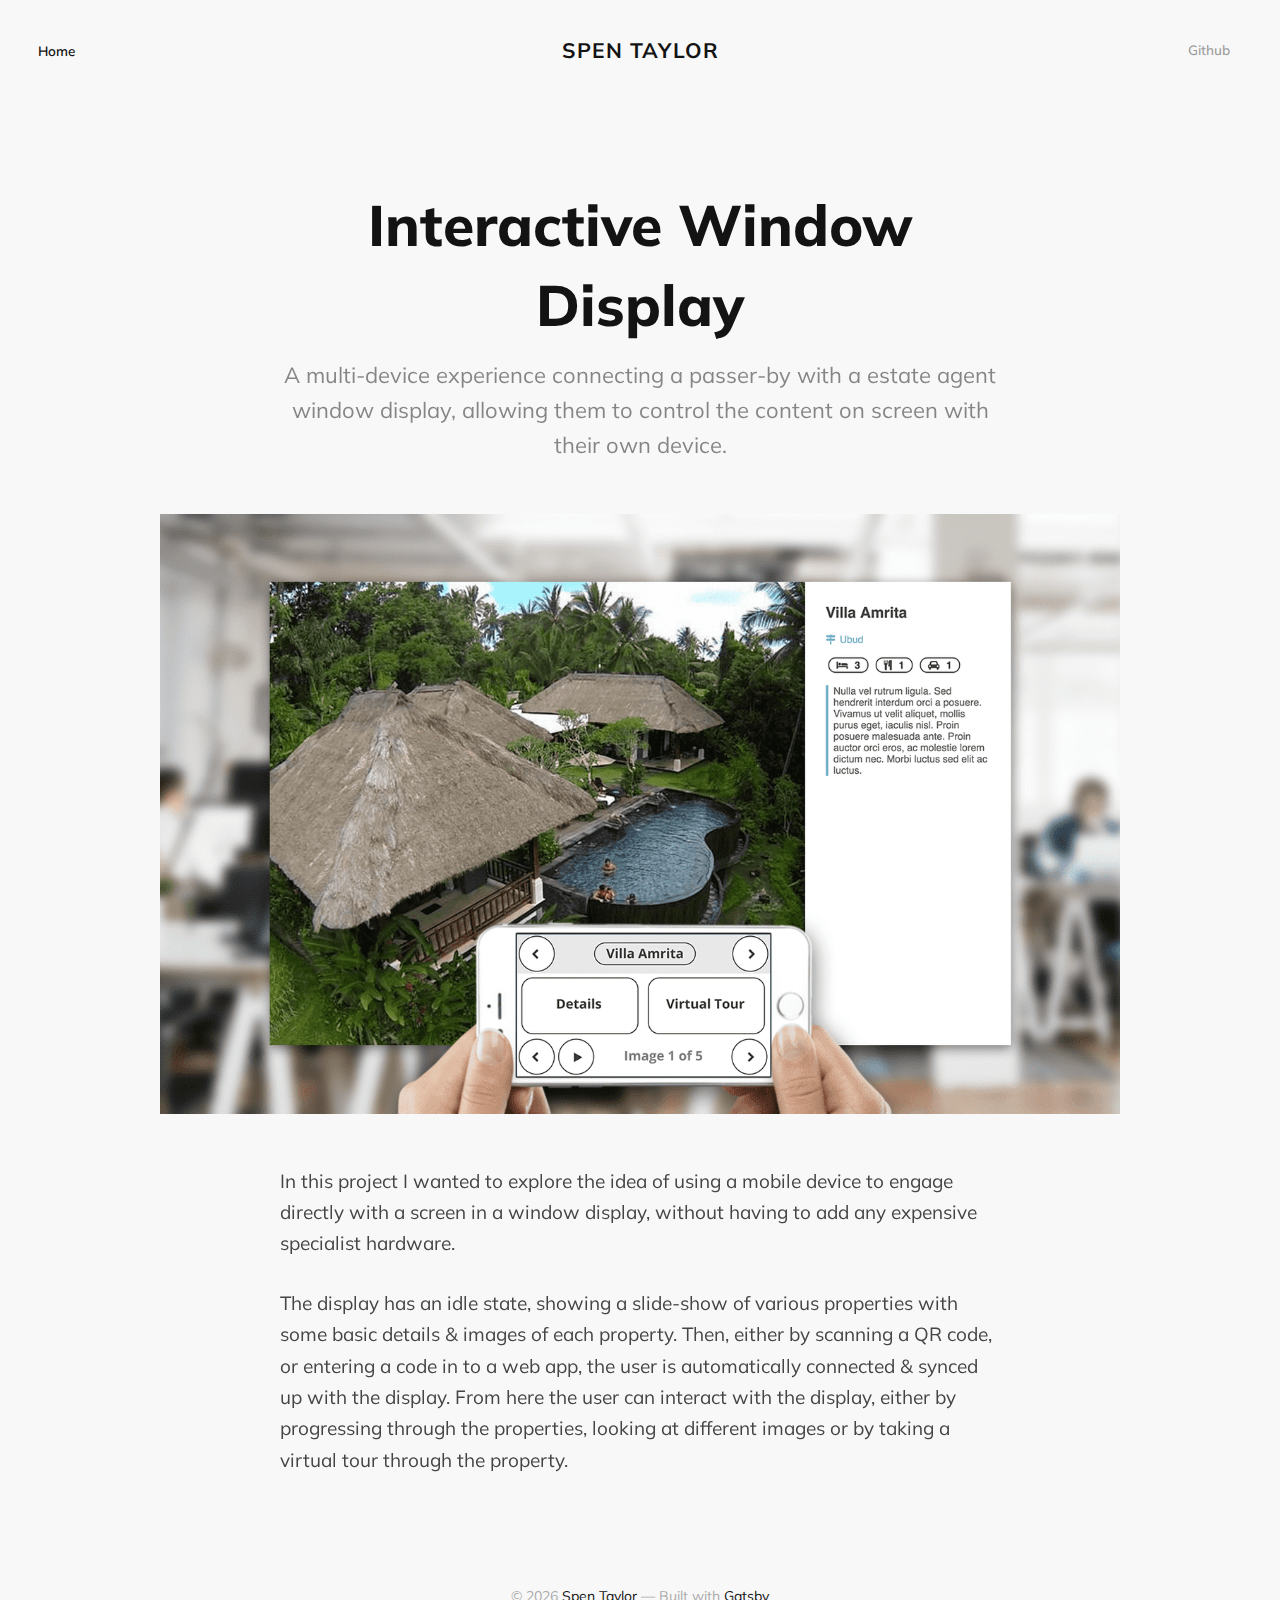
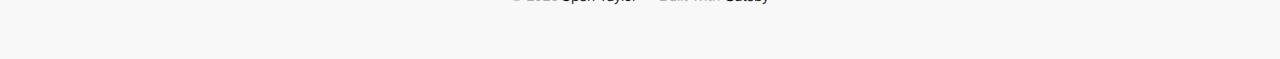
<file: estate-agent-multi-device/index.html>
<!DOCTYPE html><html lang="en"><head><meta charSet="utf-8"/><meta http-equiv="x-ua-compatible" content="ie=edge"/><meta name="viewport" content="width=device-width, initial-scale=1, shrink-to-fit=no"/><style data-href="/styles.04c933d02298eab9406f.css">@import url(https://fonts.googleapis.com/css?family=Muli:400,400i,600,700,700i,800&display=swap);@font-face{font-family:Montserrat;font-style:normal;font-display:swap;font-weight:100;src:local("Montserrat Thin "),local("Montserrat-Thin"),url(/static/montserrat-latin-100-4124805c0503dbfe42dd67d7f5715964.woff2) format("woff2"),url(/static/montserrat-latin-100-c8fb2f714bbc7bc3e8dfffa916b286dc.woff) format("woff")}@font-face{font-family:Montserrat;font-style:italic;font-display:swap;font-weight:100;src:local("Montserrat Thin italic"),local("Montserrat-Thinitalic"),url(/static/montserrat-latin-100italic-e4bf47bd171a9b2a72dd84c58bf90edf.woff2) format("woff2"),url(/static/montserrat-latin-100italic-d1f3f2d02ee4d7d2d4b1ad865014f189.woff) format("woff")}@font-face{font-family:Montserrat;font-style:normal;font-display:swap;font-weight:200;src:local("Montserrat Extra Light "),local("Montserrat-Extra Light"),url(/static/montserrat-latin-200-444ae007121264bc1969d49b4031f9b2.woff2) format("woff2"),url(/static/montserrat-latin-200-edbce16a90aa22c297a0307b85789837.woff) format("woff")}@font-face{font-family:Montserrat;font-style:italic;font-display:swap;font-weight:200;src:local("Montserrat Extra Light italic"),local("Montserrat-Extra Lightitalic"),url(/static/montserrat-latin-200italic-f316c5d1ec40f3e68654c3f38b3999f3.woff2) format("woff2"),url(/static/montserrat-latin-200italic-d7bbb730d9b5e11720b3eb32326dcca7.woff) format("woff")}@font-face{font-family:Montserrat;font-style:normal;font-display:swap;font-weight:300;src:local("Montserrat Light "),local("Montserrat-Light"),url(/static/montserrat-latin-300-0a7c6df06e85d978d096d4d18fd8d43d.woff2) format("woff2"),url(/static/montserrat-latin-300-5e86df2cad22d2ef2b03516334afae5e.woff) format("woff")}@font-face{font-family:Montserrat;font-style:italic;font-display:swap;font-weight:300;src:local("Montserrat Light italic"),local("Montserrat-Lightitalic"),url(/static/montserrat-latin-300italic-c076c4892bc7a4be7b9097e97a35012d.woff2) format("woff2"),url(/static/montserrat-latin-300italic-37c74a8d2d0d36a0a2c6e9a37ee15b0c.woff) format("woff")}@font-face{font-family:Montserrat;font-style:normal;font-display:swap;font-weight:400;src:local("Montserrat Regular "),local("Montserrat-Regular"),url(/static/montserrat-latin-400-501ce09c42716a2f6e1503a25eb174c9.woff2) format("woff2"),url(/static/montserrat-latin-400-f29d2b8559699b6beb5b29b25b8bc572.woff) format("woff")}@font-face{font-family:Montserrat;font-style:italic;font-display:swap;font-weight:400;src:local("Montserrat Regular italic"),local("Montserrat-Regularitalic"),url(/static/montserrat-latin-400italic-882908d9950d9c86ebd380877f293d95.woff2) format("woff2"),url(/static/montserrat-latin-400italic-22e7b04e5f2a901d49d4d342315a715a.woff) format("woff")}@font-face{font-family:Montserrat;font-style:normal;font-display:swap;font-weight:500;src:local("Montserrat Medium "),local("Montserrat-Medium"),url(/static/montserrat-latin-500-f0f2716c5fe401d175b88715e7d28685.woff2) format("woff2"),url(/static/montserrat-latin-500-991b453bf90a0980e78966d2af7e3d3a.woff) format("woff")}@font-face{font-family:Montserrat;font-style:italic;font-display:swap;font-weight:500;src:local("Montserrat Medium italic"),local("Montserrat-Mediumitalic"),url(/static/montserrat-latin-500italic-4590ebba421b3288c305305d7fa7b504.woff2) format("woff2"),url(/static/montserrat-latin-500italic-f3d41e4cdcc2314e49ddcea751d6f87f.woff) format("woff")}@font-face{font-family:Montserrat;font-style:normal;font-display:swap;font-weight:600;src:local("Montserrat SemiBold "),local("Montserrat-SemiBold"),url(/static/montserrat-latin-600-15c24f7109941777774ddd2c636c6a50.woff2) format("woff2"),url(/static/montserrat-latin-600-f6dc6096f48956908c1787d9a722570a.woff) format("woff")}@font-face{font-family:Montserrat;font-style:italic;font-display:swap;font-weight:600;src:local("Montserrat SemiBold italic"),local("Montserrat-SemiBolditalic"),url(/static/montserrat-latin-600italic-6d10b80529d5c36c7c09fca7193af0fc.woff2) format("woff2"),url(/static/montserrat-latin-600italic-02c4833312d94b1b0866f073023a250e.woff) format("woff")}@font-face{font-family:Montserrat;font-style:normal;font-display:swap;font-weight:700;src:local("Montserrat Bold "),local("Montserrat-Bold"),url(/static/montserrat-latin-700-79982cd1f74c6fa7451bf9b37ead09ff.woff2) format("woff2"),url(/static/montserrat-latin-700-957e93fbbe131a59791cd820d98b7109.woff) format("woff")}@font-face{font-family:Montserrat;font-style:italic;font-display:swap;font-weight:700;src:local("Montserrat Bold italic"),local("Montserrat-Bolditalic"),url(/static/montserrat-latin-700italic-283438e9577fe6a684466bb100e105ec.woff2) format("woff2"),url(/static/montserrat-latin-700italic-ca627c5ccc65cf80c2ecaea44b997de9.woff) format("woff")}@font-face{font-family:Montserrat;font-style:normal;font-display:swap;font-weight:800;src:local("Montserrat ExtraBold "),local("Montserrat-ExtraBold"),url(/static/montserrat-latin-800-35386154b78d046218fc8f88a44ff515.woff2) format("woff2"),url(/static/montserrat-latin-800-756655905d91b77960888262e7d58d35.woff) format("woff")}@font-face{font-family:Montserrat;font-style:italic;font-display:swap;font-weight:800;src:local("Montserrat ExtraBold italic"),local("Montserrat-ExtraBolditalic"),url(/static/montserrat-latin-800italic-e1b52a7bd83e2324db6d92bdc206844c.woff2) format("woff2"),url(/static/montserrat-latin-800italic-a69f0add9d86c1a84311d7dd8693ba4a.woff) format("woff")}@font-face{font-family:Montserrat;font-style:normal;font-display:swap;font-weight:900;src:local("Montserrat Black "),local("Montserrat-Black"),url(/static/montserrat-latin-900-260c2ea3ef57feb82251952e605a36d5.woff2) format("woff2"),url(/static/montserrat-latin-900-186cae8091da578150d81958e217714a.woff) format("woff")}@font-face{font-family:Montserrat;font-style:italic;font-display:swap;font-weight:900;src:local("Montserrat Black italic"),local("Montserrat-Blackitalic"),url(/static/montserrat-latin-900italic-d785fb9fc74588ffb7f306799709a97d.woff2) format("woff2"),url(/static/montserrat-latin-900italic-43b527fe77254f97ea36e2b54e845ec4.woff) format("woff")}@font-face{font-family:Merriweather;font-style:normal;font-display:swap;font-weight:300;src:local("Merriweather Light "),local("Merriweather-Light"),url(/static/merriweather-latin-300-b1158cfcd4aacb9d8fb61625e37af46a.woff2) format("woff2"),url(/static/merriweather-latin-300-cc7de05e166e90320d7d896e0f72a19d.woff) format("woff")}@font-face{font-family:Merriweather;font-style:italic;font-display:swap;font-weight:300;src:local("Merriweather Light italic"),local("Merriweather-Lightitalic"),url(/static/merriweather-latin-300italic-8fe52a48089d6ebe46db0b8e7cc66263.woff2) format("woff2"),url(/static/merriweather-latin-300italic-e1331f5397c2a673f9d3765138debdb5.woff) format("woff")}@font-face{font-family:Merriweather;font-style:normal;font-display:swap;font-weight:400;src:local("Merriweather Regular "),local("Merriweather-Regular"),url(/static/merriweather-latin-400-8276fdb72ae8f4714d4e6eba704cc39f.woff2) format("woff2"),url(/static/merriweather-latin-400-69f09800f4f6479d06e44eba837df872.woff) format("woff")}@font-face{font-family:Merriweather;font-style:italic;font-display:swap;font-weight:400;src:local("Merriweather Regular italic"),local("Merriweather-Regularitalic"),url(/static/merriweather-latin-400italic-3a9be9ea9f7aa4af6de7307df21d9fc0.woff2) format("woff2"),url(/static/merriweather-latin-400italic-d76079ed7541a433a54f79316de086e9.woff) format("woff")}@font-face{font-family:Merriweather;font-style:normal;font-display:swap;font-weight:700;src:local("Merriweather Bold "),local("Merriweather-Bold"),url(/static/merriweather-latin-700-fa534be7ffa380e39a7f6e03bf9a5e03.woff2) format("woff2"),url(/static/merriweather-latin-700-ba56ea84b8084b7ff9677f50d3cd81bd.woff) format("woff")}@font-face{font-family:Merriweather;font-style:italic;font-display:swap;font-weight:700;src:local("Merriweather Bold italic"),local("Merriweather-Bolditalic"),url(/static/merriweather-latin-700italic-1ef5edaaa20ae53ea50399884c5e48c6.woff2) format("woff2"),url(/static/merriweather-latin-700italic-534bc9e7ce93c73d73426e46acd78092.woff) format("woff")}@font-face{font-family:Merriweather;font-style:normal;font-display:swap;font-weight:900;src:local("Merriweather Black "),local("Merriweather-Black"),url(/static/merriweather-latin-900-7528fb70e8a4a82c7305e72ff43ac25f.woff2) format("woff2"),url(/static/merriweather-latin-900-3799b6e2f5ed3fcccf9d7a708d7419fa.woff) format("woff")}@font-face{font-family:Merriweather;font-style:italic;font-display:swap;font-weight:900;src:local("Merriweather Black italic"),local("Merriweather-Blackitalic"),url(/static/merriweather-latin-900italic-e1b4d2aaa78e12ad84aaf8a56321e4c2.woff2) format("woff2"),url(/static/merriweather-latin-900italic-2ae22f731b3424e8dbb4b37f7ca6e708.woff) format("woff")}@font-face{font-family:Nunito;font-style:normal;font-display:swap;font-weight:200;src:local("Nunito Extra Light "),local("Nunito-Extra Light"),url(/static/nunito-latin-200-2a4f4b0a3646be9d8560178ebc4306e5.woff2) format("woff2"),url(/static/nunito-latin-200-249c20ee4450b15795cdde4cbb5f38d8.woff) format("woff")}@font-face{font-family:Nunito;font-style:italic;font-display:swap;font-weight:200;src:local("Nunito Extra Light italic"),local("Nunito-Extra Lightitalic"),url(/static/nunito-latin-200italic-89ba5530f3b2c751f2a49e25f31e3f15.woff2) format("woff2"),url(/static/nunito-latin-200italic-67d3d63c0ac28ccbc0c0fcbda8e66e04.woff) format("woff")}@font-face{font-family:Nunito;font-style:normal;font-display:swap;font-weight:300;src:local("Nunito Light "),local("Nunito-Light"),url(/static/nunito-latin-300-895205e22ad7d4d866df7102352077cd.woff2) format("woff2"),url(/static/nunito-latin-300-cad1324b066f52f764cf080d9244c8b2.woff) format("woff")}@font-face{font-family:Nunito;font-style:italic;font-display:swap;font-weight:300;src:local("Nunito Light italic"),local("Nunito-Lightitalic"),url(/static/nunito-latin-300italic-f4a613c73f19da60cf08aa42b2a9249b.woff2) format("woff2"),url(/static/nunito-latin-300italic-1fde36925a8493f45651815dd89d22a7.woff) format("woff")}@font-face{font-family:Nunito;font-style:normal;font-display:swap;font-weight:400;src:local("Nunito Regular "),local("Nunito-Regular"),url(/static/nunito-latin-400-de6068bf97f40206af0b062e262e6213.woff2) format("woff2"),url(/static/nunito-latin-400-6386ba6af7b7a5480eb5efda82ff803c.woff) format("woff")}@font-face{font-family:Nunito;font-style:italic;font-display:swap;font-weight:400;src:local("Nunito Regular italic"),local("Nunito-Regularitalic"),url(/static/nunito-latin-400italic-6ca737afe5cef0c0a9c9bbfec4e398ff.woff2) format("woff2"),url(/static/nunito-latin-400italic-ef2e2a0d9dd85cf89526d1f27f8fbbef.woff) format("woff")}@font-face{font-family:Nunito;font-style:normal;font-display:swap;font-weight:600;src:local("Nunito SemiBold "),local("Nunito-SemiBold"),url(/static/nunito-latin-600-b10ecee279e3a8d11d5ec3193b68d8bf.woff2) format("woff2"),url(/static/nunito-latin-600-c3de23017bcb95715e6eb11dd6a10fc5.woff) format("woff")}@font-face{font-family:Nunito;font-style:italic;font-display:swap;font-weight:600;src:local("Nunito SemiBold italic"),local("Nunito-SemiBolditalic"),url(/static/nunito-latin-600italic-97d4f64b213f3e5163827754c213bb4e.woff2) format("woff2"),url(/static/nunito-latin-600italic-4f62b81ff327bd0ffadcb7b82e6c13b2.woff) format("woff")}@font-face{font-family:Nunito;font-style:normal;font-display:swap;font-weight:700;src:local("Nunito Bold "),local("Nunito-Bold"),url(/static/nunito-latin-700-91ae827aa880d02ea567979add1da58c.woff2) format("woff2"),url(/static/nunito-latin-700-623f5ed42b0b347fb4531ded4e4b57a2.woff) format("woff")}@font-face{font-family:Nunito;font-style:italic;font-display:swap;font-weight:700;src:local("Nunito Bold italic"),local("Nunito-Bolditalic"),url(/static/nunito-latin-700italic-b94caac4c88b1fe6c4faf6256646f42e.woff2) format("woff2"),url(/static/nunito-latin-700italic-3aabf345871453097c2d8762411d187e.woff) format("woff")}@font-face{font-family:Nunito;font-style:normal;font-display:swap;font-weight:800;src:local("Nunito ExtraBold "),local("Nunito-ExtraBold"),url(/static/nunito-latin-800-36e4c9b478c2e2adb339a76d819eed7e.woff2) format("woff2"),url(/static/nunito-latin-800-33c733aff58ea08126616f346cbf4f4a.woff) format("woff")}@font-face{font-family:Nunito;font-style:italic;font-display:swap;font-weight:800;src:local("Nunito ExtraBold italic"),local("Nunito-ExtraBolditalic"),url(/static/nunito-latin-800italic-0f20328772c0d84250ef397c129607fb.woff2) format("woff2"),url(/static/nunito-latin-800italic-672d2afe4f40a766e46ff95379550c4f.woff) format("woff")}@font-face{font-family:Nunito;font-style:normal;font-display:swap;font-weight:900;src:local("Nunito Black "),local("Nunito-Black"),url(/static/nunito-latin-900-b296e05d0932e16d500b753becdb338e.woff2) format("woff2"),url(/static/nunito-latin-900-cbf4339e858edf2b14d20140b2887343.woff) format("woff")}@font-face{font-family:Nunito;font-style:italic;font-display:swap;font-weight:900;src:local("Nunito Black italic"),local("Nunito-Blackitalic"),url(/static/nunito-latin-900italic-ae87e7b4e2d3825919b9bc6c82039b80.woff2) format("woff2"),url(/static/nunito-latin-900italic-602859bd469800c6205701f5a16b1a1b.woff) format("woff")}@font-face{font-family:Alegreya;font-style:normal;font-display:swap;font-weight:400;src:local("Alegreya Regular "),local("Alegreya-Regular"),url(/static/alegreya-latin-400-1bf2b206adf8f7b46ba5f3b357c38672.woff2) format("woff2"),url(/static/alegreya-latin-400-c86584ca67d3fd1db92b041bdade2d78.woff) format("woff")}@font-face{font-family:Alegreya;font-style:italic;font-display:swap;font-weight:400;src:local("Alegreya Regular italic"),local("Alegreya-Regularitalic"),url(/static/alegreya-latin-400italic-dd74c0c256a81a250d6e3886b9e576ff.woff2) format("woff2"),url(/static/alegreya-latin-400italic-a49f843b91685923c469edf47e389897.woff) format("woff")}@font-face{font-family:Alegreya;font-style:normal;font-display:swap;font-weight:500;src:local("Alegreya Medium "),local("Alegreya-Medium"),url(/static/alegreya-latin-500-38edb27697d76919c232e44a14f21805.woff2) format("woff2"),url(/static/alegreya-latin-500-d6e3582f71a17711906ef026116c4ab8.woff) format("woff")}@font-face{font-family:Alegreya;font-style:italic;font-display:swap;font-weight:500;src:local("Alegreya Medium italic"),local("Alegreya-Mediumitalic"),url(/static/alegreya-latin-500italic-69548089fb89e6b6703333635dc8fd80.woff2) format("woff2"),url(/static/alegreya-latin-500italic-4d6db4854825588a9c40fc5e38468f11.woff) format("woff")}@font-face{font-family:Alegreya;font-style:normal;font-display:swap;font-weight:700;src:local("Alegreya Bold "),local("Alegreya-Bold"),url(/static/alegreya-latin-700-91067660668c2a50e1aebb1217eb4f04.woff2) format("woff2"),url(/static/alegreya-latin-700-c5c37be8855af831b8fa6227b7ee3a5b.woff) format("woff")}@font-face{font-family:Alegreya;font-style:italic;font-display:swap;font-weight:700;src:local("Alegreya Bold italic"),local("Alegreya-Bolditalic"),url(/static/alegreya-latin-700italic-e70abe4ad4049340e81a8cf9695921af.woff2) format("woff2"),url(/static/alegreya-latin-700italic-073d22cc1d7520b69b85236f83161fa6.woff) format("woff")}@font-face{font-family:Alegreya;font-style:normal;font-display:swap;font-weight:800;src:local("Alegreya ExtraBold "),local("Alegreya-ExtraBold"),url(/static/alegreya-latin-800-39d285c315bdce1f4e7a58776c8acb9d.woff2) format("woff2"),url(/static/alegreya-latin-800-e8b0a8bf5d8f66816145e3f26d1ae9eb.woff) format("woff")}@font-face{font-family:Alegreya;font-style:italic;font-display:swap;font-weight:800;src:local("Alegreya ExtraBold italic"),local("Alegreya-ExtraBolditalic"),url(/static/alegreya-latin-800italic-ff56d77b0d1a8f985ddf77055665fe42.woff2) format("woff2"),url(/static/alegreya-latin-800italic-7c8d918914d7a37942de5b36ecc33308.woff) format("woff")}@font-face{font-family:Alegreya;font-style:normal;font-display:swap;font-weight:900;src:local("Alegreya Black "),local("Alegreya-Black"),url(/static/alegreya-latin-900-84778a160e316a689dbca4302865a6ac.woff2) format("woff2"),url(/static/alegreya-latin-900-69942dd6ac75dbf15630b9696f466052.woff) format("woff")}@font-face{font-family:Alegreya;font-style:italic;font-display:swap;font-weight:900;src:local("Alegreya Black italic"),local("Alegreya-Blackitalic"),url(/static/alegreya-latin-900italic-a503a455b9124bf279832270f597ff59.woff2) format("woff2"),url(/static/alegreya-latin-900italic-1acd008a03ab951841d9615bf7be9b36.woff) format("woff")}


/*! normalize.css v8.0.1 | MIT License | github.com/necolas/normalize.css */html{line-height:1.15}body{margin:0}main{display:block}strong{font-weight:bolder}button,input{font-family:inherit;font-size:100%;line-height:1.15;overflow:visible}[type=button],[type=reset],[type=submit],button{-webkit-appearance:button}[type=button]::-moz-focus-inner,[type=reset]::-moz-focus-inner,[type=submit]::-moz-focus-inner,button::-moz-focus-inner{border-style:none;padding:0}[type=button]:-moz-focusring,[type=reset]:-moz-focusring,[type=submit]:-moz-focusring,button:-moz-focusring{outline:1px dotted ButtonText}legend{color:inherit;display:table;max-width:100%;white-space:normal}[type=checkbox],[type=radio],legend{-webkit-box-sizing:border-box;box-sizing:border-box}[type=checkbox],[type=radio]{padding:0}[type=number]::-webkit-inner-spin-button,[type=number]::-webkit-outer-spin-button{height:auto}[type=search]{-webkit-appearance:textfield;outline-offset:-2px}[type=search]::-webkit-search-decoration{-webkit-appearance:none}::-webkit-file-upload-button{-webkit-appearance:button;font:inherit}summary{display:list-item}[hidden],template{display:none}

/*! normalize-opentype.css v0.2.4 | MIT License | kennethormandy.com/journal/normalize-opentype-css */::-moz-selection{color:inherit;text-shadow:inherit;background-color:#accef7}::selection{color:inherit;text-shadow:inherit;background-color:#accef7}body,html{-webkit-font-feature-settings:"kern" 1,"liga" 1,"calt" 1,"pnum" 1,"tnum" 0,"onum" 1,"lnum" 0,"dlig" 0;font-feature-settings:"kern" 1,"liga" 1,"calt" 1,"pnum" 1,"tnum" 0,"onum" 1,"lnum" 0,"dlig" 0}h1,h2,h3{-webkit-font-feature-settings:"kern" 1,"liga" 1,"calt" 1,"pnum" 1,"tnum" 0,"onum" 1,"lnum" 0,"dlig" 1;font-feature-settings:"kern" 1,"liga" 1,"calt" 1,"pnum" 1,"tnum" 0,"onum" 1,"lnum" 0,"dlig" 1}input[type=color],input[type=date],input[type=datetime-local],input[type=datetime],input[type=number],input[type=range],input[type=tel],input[type=week]{-webkit-font-feature-settings:"kern" 0,"liga" 1,"calt" 1,"pnum" 1,"tnum" 0,"onum" 0,"lnum" 1,"zero" 0;font-feature-settings:"kern" 0,"liga" 1,"calt" 1,"pnum" 1,"tnum" 0,"onum" 0,"lnum" 1,"zero" 0}caption{-webkit-font-feature-settings:"kern" 1,"liga" 1,"calt" 1,"pnum" 0,"tnum" 1,"onum" 0,"lnum" 1,"zero" 1;font-feature-settings:"kern" 1,"liga" 1,"calt" 1,"pnum" 0,"tnum" 1,"onum" 0,"lnum" 1,"zero" 1}a,acronym,article,body,canvas,caption,dfn,div,figcaption,footer,h1,h2,h3,header,html,ins,legend,li,menu,nav,object,p,s,section,span,strong,summary,ul{margin:0;padding:0;border:0;font:inherit;font-size:100%;vertical-align:baseline}body{line-height:1}ul{list-style:none}html{-webkit-box-sizing:border-box;box-sizing:border-box;font-family:sans-serif;-ms-text-size-adjust:100%;-webkit-text-size-adjust:100%}*,:after,:before{-webkit-box-sizing:inherit;box-sizing:inherit}a{background-color:transparent}a:active,a:hover{outline:0}strong{font-weight:700}dfn{font-style:italic}h1{margin:.67em 0;font-size:2em}button,input{margin:0;color:inherit;font:inherit}button{overflow:visible;border:none;text-transform:none}button,html input[type=button],input[type=reset],input[type=submit]{cursor:pointer;-webkit-appearance:button}button[disabled],html input[disabled]{cursor:default}button::-moz-focus-inner,input::-moz-focus-inner{padding:0;border:0}input{line-height:normal}input:focus{outline:none}input[type=checkbox],input[type=radio]{-webkit-box-sizing:border-box;box-sizing:border-box;padding:0}input[type=number]::-webkit-inner-spin-button,input[type=number]::-webkit-outer-spin-button{height:auto}input[type=search]{-webkit-box-sizing:content-box;box-sizing:content-box;-webkit-appearance:textfield}input[type=search]::-webkit-search-cancel-button,input[type=search]::-webkit-search-decoration{-webkit-appearance:none}legend{padding:0;border:0}html{overflow-y:scroll;font-size:62.5%;-webkit-tap-highlight-color:rgba(0,0,0,0)}body,html{overflow-x:hidden}body{color:#454545;font-family:-apple-system,BlinkMacSystemFont,Segoe UI,Roboto,Oxygen,Ubuntu,Cantarell,Open Sans,Helvetica Neue,sans-serif;font-size:1.5rem;line-height:1.6em;font-weight:400;font-style:normal;letter-spacing:0;text-rendering:optimizeLegibility;background:#fff;-webkit-font-smoothing:antialiased;-moz-osx-font-smoothing:grayscale;-moz-font-feature-settings:"liga" on}::-moz-selection{text-shadow:none;background:#cbeafb}::selection{text-shadow:none;background:#cbeafb}canvas{vertical-align:middle}p{margin:0 0 1.5em}a{color:#26a8ed;text-decoration:none;-webkit-transition:.4s ease;transition:.4s ease}a:hover{text-decoration:underline;-webkit-transition:.2s ease;transition:.2s ease}h1,h2,h3{margin-top:0;line-height:1.4;font-weight:700;text-rendering:optimizeLegibility}h1{margin:0 0 .5em;font-size:5.7rem;font-weight:800}@media (max-width:500px){h1{font-size:2.7rem}}h2{margin:1.5em 0 .5em;font-size:4rem}@media (max-width:500px){h2{font-size:2rem}}h3{margin:1.5em 0 1em;font-size:3.2rem}@media (max-width:500px){h3{font-size:1.8rem}}.kg-image{max-width:100%;width:100%}ul{margin:0 0 2rem;padding-left:1.3em;padding-right:1.5em}ul ul{margin:.5em 0 1em}ul{list-style:disc;max-width:100%}li{margin:.5em 0;padding-left:.3em;line-height:1.6em}input[type=email],input[type=password],input[type=search],input[type=tel],input[type=text],input[type=url]{background:#f8f8f8;border-radius:.5rem;border:1px solid #ddd;color:inherit;display:block;outline:0;padding:0 .6em;text-decoration:none;width:100%}input[type=email]:invalid,input[type=password]:invalid,input[type=search]:invalid,input[type=tel]:invalid,input[type=text]:invalid,input[type=url]:invalid{-webkit-box-shadow:none;box-shadow:none}input[type=email]:focus,input[type=password]:focus,input[type=search]:focus,input[type=tel]:focus,input[type=text]:focus,input[type=url]:focus{border-color:#3eb0ef;-webkit-box-shadow:0 0 0 1px #3eb0ef;box-shadow:0 0 0 1px #3eb0ef}input[type=email],input[type=password],input[type=search],input[type=tel],input[type=text],input[type=url]{height:4rem}input[type=checkbox],input[type=radio]{display:block;margin-right:-2em;opacity:0;width:1em;z-index:-1}.button,button,input[type=button],input[type=reset],input[type=submit]{display:inline-block;height:4rem;padding:0 2rem;border:0;border-radius:.5rem;cursor:pointer;font-family:Muli,sans-serif;font-size:1.4rem;font-weight:400;line-height:4rem;text-align:center;text-decoration:none;white-space:nowrap;-webkit-appearance:none;-moz-appearance:none;appearance:none;-webkit-transition:.4s ease;transition:.4s ease}.button:disabled,button:disabled,input[type=button]:disabled,input[type=reset]:disabled,input[type=submit]:disabled{pointer-events:none;opacity:.4}.button,button,input[type=button],input[type=reset],input[type=submit]{color:#3eb0ef!important;background-color:transparent;-webkit-box-shadow:inset 0 0 0 2px #3eb0ef;box-shadow:inset 0 0 0 2px #3eb0ef}.button:hover,button:hover,input[type=button]:hover,input[type=reset]:hover,input[type=submit]:hover{text-decoration:none;color:#118dd0!important;-webkit-box-shadow:inset 0 0 0 2px #139de7;box-shadow:inset 0 0 0 2px #139de7;-webkit-transition:.2s ease;transition:.2s ease}.hamburger{display:-webkit-box;display:-ms-flexbox;display:flex;overflow:visible;margin:0;padding:2px 0;border:0;color:inherit;font:inherit;text-transform:none;background-color:transparent;cursor:pointer;-webkit-transition:opacity .15s linear,-webkit-filter .15s linear;transition:opacity .15s linear,-webkit-filter .15s linear;transition:opacity .15s linear,filter .15s linear;transition:opacity .15s linear,filter .15s linear,-webkit-filter .15s linear}.hamburger-box{position:relative;display:inline-block;width:20px;height:13px}.hamburger-inner{top:50%;display:block;margin-top:-2px}.hamburger-inner,.hamburger-inner:after,.hamburger-inner:before{position:absolute;width:20px;height:1px;background-color:#ababab;border-radius:4px;-webkit-transition:-webkit-transform .15s ease;transition:-webkit-transform .15s ease;transition:transform .15s ease;transition:transform .15s ease,-webkit-transform .15s ease}.hamburger-inner:after,.hamburger-inner:before{content:"";display:block}.hamburger-inner:before{top:-6px}.hamburger-inner:after{bottom:-6px}.hamburger--collapse .hamburger-inner{top:auto;bottom:0;-webkit-transition-delay:.15s;transition-delay:.15s;-webkit-transition-timing-function:cubic-bezier(.55,.055,.675,.19);transition-timing-function:cubic-bezier(.55,.055,.675,.19);-webkit-transition-duration:.15s;transition-duration:.15s}.hamburger--collapse .hamburger-inner:after{top:-12px;-webkit-transition:top .3s cubic-bezier(.33333,.66667,.66667,1) .3s,opacity .1s linear;transition:top .3s cubic-bezier(.33333,.66667,.66667,1) .3s,opacity .1s linear}.hamburger--collapse .hamburger-inner:before{-webkit-transition:top .12s cubic-bezier(.33333,.66667,.66667,1) .3s,-webkit-transform .15s cubic-bezier(.55,.055,.675,.19);transition:top .12s cubic-bezier(.33333,.66667,.66667,1) .3s,-webkit-transform .15s cubic-bezier(.55,.055,.675,.19);transition:top .12s cubic-bezier(.33333,.66667,.66667,1) .3s,transform .15s cubic-bezier(.55,.055,.675,.19);transition:top .12s cubic-bezier(.33333,.66667,.66667,1) .3s,transform .15s cubic-bezier(.55,.055,.675,.19),-webkit-transform .15s cubic-bezier(.55,.055,.675,.19)}.site-head-open .hamburger-inner,.site-head-open .hamburger-inner:after,.site-head-open .hamburger-inner:before{background-color:#131313}.site-head-open .hamburger-inner{-webkit-transition-delay:.32s;transition-delay:.32s;-webkit-transition-timing-function:cubic-bezier(.215,.61,.355,1);transition-timing-function:cubic-bezier(.215,.61,.355,1);-webkit-transform:translate3d(0,-6px,0) rotate(-45deg);transform:translate3d(0,-6px,0) rotate(-45deg)}.site-head-open .hamburger-inner:after{top:0;opacity:0;-webkit-transition:top .3s cubic-bezier(.33333,0,.66667,.33333),opacity .1s linear .27s;transition:top .3s cubic-bezier(.33333,0,.66667,.33333),opacity .1s linear .27s}.site-head-open .hamburger-inner:before{top:0;-webkit-transition:top .12s cubic-bezier(.33333,0,.66667,.33333) .18s,-webkit-transform .15s cubic-bezier(.215,.61,.355,1) .42s;transition:top .12s cubic-bezier(.33333,0,.66667,.33333) .18s,-webkit-transform .15s cubic-bezier(.215,.61,.355,1) .42s;transition:top .12s cubic-bezier(.33333,0,.66667,.33333) .18s,transform .15s cubic-bezier(.215,.61,.355,1) .42s;transition:top .12s cubic-bezier(.33333,0,.66667,.33333) .18s,transform .15s cubic-bezier(.215,.61,.355,1) .42s,-webkit-transform .15s cubic-bezier(.215,.61,.355,1) .42s;-webkit-transform:rotate(-90deg);transform:rotate(-90deg)}.transition-fade{-webkit-transition:.25s;transition:.25s;opacity:1;-webkit-animation:slideUp .9s cubic-bezier(.075,.82,.165,1) forwards;animation:slideUp .9s cubic-bezier(.075,.82,.165,1) forwards;-webkit-transform:translate3d(0,4vh,0);transform:translate3d(0,4vh,0)}@-webkit-keyframes slideUp{0%{-webkit-transform:translate3d(0,4vh,0);transform:translate3d(0,4vh,0)}to{-webkit-transform:translateZ(0);transform:translateZ(0)}}@keyframes slideUp{0%{-webkit-transform:translate3d(0,4vh,0);transform:translate3d(0,4vh,0)}to{-webkit-transform:translateZ(0);transform:translateZ(0)}}body{font-family:Muli,sans-serif;background:#f8f8f8;-webkit-transition:background .3s ease-out;transition:background .3s ease-out;-webkit-transition-delay:.25;transition-delay:.25}.site-wrapper{padding:3vw;min-height:100vh}@media (max-width:850px){.site-wrapper{padding:6vw}}.page-head{display:-webkit-box;display:-ms-flexbox;display:flex;-webkit-box-orient:vertical;-webkit-box-direction:normal;-ms-flex-direction:column;flex-direction:column;-webkit-box-align:center;-ms-flex-align:center;align-items:center;-webkit-box-pack:center;-ms-flex-pack:center;justify-content:center;padding:13vw 0;max-width:70%;margin:auto;text-align:center}.page-head-title{margin:0;font-size:4.2rem;color:#131313}@media (max-width:500px){.page-head-title{font-size:2rem}}.site-foot{margin:3vw 0 1vw;text-align:center;color:#ababab;font-size:1.4rem}.site-foot a{color:#131313}.site-head{position:relative;z-index:300;margin-top:-10px;font-size:1.35rem}.site-head-container{-webkit-box-pack:justify;-ms-flex-pack:justify;justify-content:space-between}.site-head-container,.site-head-left{display:-webkit-box;display:-ms-flexbox;display:flex;-webkit-box-align:center;-ms-flex-align:center;align-items:center}.site-head-left{position:relative;z-index:100;margin-right:10px;white-space:nowrap}.nav{display:-webkit-box;display:-ms-flexbox;display:flex;margin:0 0 0 -12px;padding:0;list-style:none}.site-head li{display:block;margin:0;padding:0}.site-head-left a,.site-head-right a{display:block;margin:0;padding:10px 12px;color:#131313;font-weight:600;opacity:.4}.nav-current a,.site-head a:hover{text-decoration:none;opacity:1}.site-head-center{position:absolute;display:-webkit-box;display:-ms-flexbox;display:flex;-webkit-box-pack:center;-ms-flex-pack:center;justify-content:center;width:100%}.site-head-logo{-ms-flex-negative:0;flex-shrink:0;display:block;padding:10px;color:#131313;font-size:2.1rem;line-height:1em;font-weight:700;text-transform:uppercase;letter-spacing:1px}.site-head-logo:hover{text-decoration:none}.site-head-right{position:relative;z-index:100}.site-head-right,.social-links{-ms-flex-negative:0;flex-shrink:0;display:-webkit-box;display:-ms-flexbox;display:flex;-webkit-box-align:center;-ms-flex-align:center;align-items:center}.nav-burger{display:none;position:absolute;left:0;z-index:9999;padding:12px 12px 12px 0}@media (max-width:850px){.site-head{padding:0}.nav-burger{display:block}.site-head-container{-webkit-box-orient:vertical;-webkit-box-direction:normal;-ms-flex-direction:column;flex-direction:column;-webkit-box-pack:start;-ms-flex-pack:start;justify-content:flex-start;height:40px;background:hsla(0,0%,100%,0);z-index:-1;-webkit-transition:all .4s ease-out;transition:all .4s ease-out;overflow:hidden}.site-head-left,.site-head-right{position:relative;z-index:-1;height:auto;-webkit-transition:height .2s cubic-bezier(.4,.01,.165,.99);transition:height .2s cubic-bezier(.4,.01,.165,.99);-webkit-transition-delay:1s;transition-delay:1s}.site-head-left a,.site-head-right a{margin:8px 0;padding:1px 0;font-size:2.6rem;line-height:1.15em;font-weight:200;opacity:0;-webkit-transition:opacity .2s cubic-bezier(.4,.01,.165,.99),-webkit-transform .3s cubic-bezier(.4,.01,.165,.99);transition:opacity .2s cubic-bezier(.4,.01,.165,.99),-webkit-transform .3s cubic-bezier(.4,.01,.165,.99);transition:transform .3s cubic-bezier(.4,.01,.165,.99),opacity .2s cubic-bezier(.4,.01,.165,.99);transition:transform .3s cubic-bezier(.4,.01,.165,.99),opacity .2s cubic-bezier(.4,.01,.165,.99),-webkit-transform .3s cubic-bezier(.4,.01,.165,.99);-webkit-transform:scale(1.1) translateY(-25px);transform:scale(1.1) translateY(-25px)}.site-head-right a{padding:5px 0;margin:1px 0;font-size:2rem}.nav{width:100%;-webkit-box-orient:vertical;-webkit-box-direction:normal;-ms-flex-direction:column;flex-direction:column;-webkit-box-pack:start;-ms-flex-pack:start;justify-content:flex-start;-webkit-box-align:start;-ms-flex-align:start;align-items:flex-start;margin:3vw 0 0}.site-head-left{-webkit-box-ordinal-group:3;-ms-flex-order:2;order:2;margin:0;width:100%}.site-head-center{-webkit-box-ordinal-group:2;-ms-flex-order:1;order:1;position:static;z-index:auto;display:-webkit-box;display:-ms-flexbox;display:flex;-webkit-box-pack:center;-ms-flex-pack:center;justify-content:center}.site-head-right{-webkit-box-ordinal-group:4;-ms-flex-order:3;order:3;width:100%;margin-top:3vw}.social-links{-webkit-box-orient:vertical;-webkit-box-direction:normal;-ms-flex-direction:column;flex-direction:column;-webkit-box-align:start;-ms-flex-align:start;align-items:flex-start}.site-head-open{background:#fff;-webkit-transition:background .5s ease-out;transition:background .5s ease-out;-webkit-transition-delay:.25;transition-delay:.25;overflow:hidden;height:100vh}.site-head-open .site-head-container{height:100vh;-webkit-transition:height .2s ease-in;transition:height .2s ease-in}.site-head-open .site-head-left,.site-head-open .site-head-right{z-index:9999;height:auto;-webkit-transition:height .2s cubic-bezier(.4,.01,.165,.99);transition:height .2s cubic-bezier(.4,.01,.165,.99)}.site-head-open .site-head-left a,.site-head-open .site-head-right a{opacity:1;-webkit-transition:opacity .9s cubic-bezier(.4,.01,.165,.99),-webkit-transform .6s cubic-bezier(.4,.01,.165,.99);transition:opacity .9s cubic-bezier(.4,.01,.165,.99),-webkit-transform .6s cubic-bezier(.4,.01,.165,.99);transition:transform .6s cubic-bezier(.4,.01,.165,.99),opacity .9s cubic-bezier(.4,.01,.165,.99);transition:transform .6s cubic-bezier(.4,.01,.165,.99),opacity .9s cubic-bezier(.4,.01,.165,.99),-webkit-transform .6s cubic-bezier(.4,.01,.165,.99);-webkit-transform:scale(1) translateY(0);transform:scale(1) translateY(0)}.site-head-open .nav-current a{border-bottom:2px solid #131313}.site-head-open .site-head-right a{opacity:.5}.site-head-open .site-foot{display:block;position:fixed;z-index:9999;bottom:0;-webkit-transition:-webkit-transform .3s cubic-bezier(.4,.01,.165,.99);transition:-webkit-transform .3s cubic-bezier(.4,.01,.165,.99);transition:transform .3s cubic-bezier(.4,.01,.165,.99);transition:transform .3s cubic-bezier(.4,.01,.165,.99),-webkit-transform .3s cubic-bezier(.4,.01,.165,.99);-webkit-transform:translateY(-4vw);transform:translateY(-4vw)}}.post-feed{-ms-flex-wrap:wrap;flex-wrap:wrap}.post-card,.post-feed{display:-webkit-box;display:-ms-flexbox;display:flex}.post-card{-webkit-box-flex:1;-ms-flex:1 1 50%;flex:1 1 50%;position:relative;height:35vw;background:linear-gradient(135deg,#1f1f1f,#111) 50%;background-size:cover;overflow:hidden;counter-increment:posts}@media (max-width:700px){.post-card{-webkit-box-flex:1;-ms-flex:1 1 100%;flex:1 1 100%;height:70vw}}.post-card-large{-webkit-box-flex:1;-ms-flex:1 1 100%;flex:1 1 100%}.post-card-link{display:block}.post-card-content,.post-card-link{-webkit-box-flex:1;-ms-flex:1 1 auto;flex:1 1 auto}.post-card-content{display:-webkit-box;display:-ms-flexbox;display:flex;-webkit-box-align:center;-ms-flex-align:center;align-items:center;-webkit-box-pack:center;-ms-flex-pack:center;justify-content:center;position:absolute;top:0;right:0;bottom:0;left:0;color:#fff;background:rgba(0,0,0,.1);opacity:1;-webkit-transition:opacity .5s cubic-bezier(.33,0,.2,1);transition:opacity .5s cubic-bezier(.33,0,.2,1)}.post-card.with-image .post-card-content{opacity:0}@media (max-width:700px){.post-card.with-image .post-card-content{opacity:1}}.post-card-link:hover .post-card-content{opacity:1;-webkit-transition:opacity .3s cubic-bezier(.33,0,.2,1);transition:opacity .3s cubic-bezier(.33,0,.2,1)}.post-card-title{margin:0;display:inline-block;font-size:3.4rem;max-width:70%;text-align:center;-webkit-transition:all .3s cubic-bezier(.33,0,.2,1);transition:all .3s cubic-bezier(.33,0,.2,1)}.post-card.no-image:before{display:block;content:counter(posts);position:absolute;bottom:-.15em;right:5vw;font-size:28vw;line-height:1em;font-weight:800;letter-spacing:-.1em;color:rgba(0,0,0,.2)}.post-card.no-image .post-card-content{-webkit-box-pack:start;-ms-flex-pack:start;justify-content:flex-start;-webkit-box-align:start;-ms-flex-align:start;align-items:flex-start;padding:4vw}.post-card.no-image .post-card-title{font-size:5rem;line-height:1.15em;text-align:left}.post-card.no-image:hover .post-card-title{text-decoration:underline}@media (max-width:1200px){.post-card.no-image .post-card-title{font-size:3.4rem}}@media (max-width:700px){.post-card.no-image:before{font-size:50vw}}.post-content{max-width:720px;margin:0 auto;padding:6vw 0}.post-content-header{display:-webkit-box;display:-ms-flexbox;display:flex;-webkit-box-orient:vertical;-webkit-box-direction:normal;-ms-flex-direction:column;flex-direction:column;-webkit-box-align:center;-ms-flex-align:center;align-items:center}.post-content-title{margin:0 0 3vw;color:#131313;text-align:center}.post-content-excerpt{margin:-2vw 0 3vw;font-size:2.2rem;line-height:1.6em;color:#131313;text-align:center;opacity:.5}@media (max-width:500px){.post-content-excerpt{font-size:1.8rem}}.post-content-image{position:relative;width:75vw;min-width:100%;margin:4vw calc(50% - 50vw);-webkit-transform:translateX(calc(50vw - 50%));transform:translateX(calc(50vw - 50%))}.post-content-body{font-size:1.9rem;line-height:1.65em}@media (max-width:500px){.post-content-body{font-size:1.7rem}}.post-content-body h1,.post-content-body h2,.post-content-body h3{color:#131313}.post-content-body li{word-break:break-word}.post-content-body li p{margin:0}.page-template .post-content-body h1,.page-template .post-content-body h2,.page-template .post-content-body h3{text-align:center}</style><meta name="generator" content="Gatsby 2.4.2"/><link rel="preconnect dns-prefetch" href="https://www.google-analytics.com"/><link rel="alternate" type="application/rss+xml" href="/rss.xml"/><link rel="manifest" href="/manifest.webmanifest"/><meta name="theme-color" content="#663399"/><link rel="apple-touch-icon" sizes="48x48" href="/icons/icon-48x48.png"/><link rel="apple-touch-icon" sizes="72x72" href="/icons/icon-72x72.png"/><link rel="apple-touch-icon" sizes="96x96" href="/icons/icon-96x96.png"/><link rel="apple-touch-icon" sizes="144x144" href="/icons/icon-144x144.png"/><link rel="apple-touch-icon" sizes="192x192" href="/icons/icon-192x192.png"/><link rel="apple-touch-icon" sizes="256x256" href="/icons/icon-256x256.png"/><link rel="apple-touch-icon" sizes="384x384" href="/icons/icon-384x384.png"/><link rel="apple-touch-icon" sizes="512x512" href="/icons/icon-512x512.png"/><title data-react-helmet="true">Interactive Window Display | Spen Taylor</title><meta data-react-helmet="true" name="description" content="A multi-device experience connecting a passer-by with a estate agent window display, allowing them to control the content on screen with their own device."/><meta data-react-helmet="true" property="og:title" content="Interactive Window Display"/><meta data-react-helmet="true" property="og:description" content="A multi-device experience connecting a passer-by with a estate agent window display, allowing them to control the content on screen with their own device."/><meta data-react-helmet="true" property="og:type" content="website"/><meta data-react-helmet="true" name="twitter:card" content="summary"/><meta data-react-helmet="true" name="twitter:creator" content="Spen Taylor"/><meta data-react-helmet="true" name="twitter:title" content="Interactive Window Display"/><meta data-react-helmet="true" name="twitter:description" content="A multi-device experience connecting a passer-by with a estate agent window display, allowing them to control the content on screen with their own device."/><link as="script" rel="preload" href="/webpack-runtime-fbaefdb2bcd0435a3114.js"/><link as="script" rel="preload" href="/styles-c15518fb834840d301e4.js"/><link as="script" rel="preload" href="/app-d755750f54faa39b1fac.js"/><link as="script" rel="preload" href="/0-4d084917f2a44267864e.js"/><link as="script" rel="preload" href="/component---src-templates-blog-post-js-49cdea3f4320451d9a0e.js"/><link as="fetch" rel="preload" href="/static/d/906/path---estate-agent-multi-device-161-b99-GQKuEoZrXibSLGmuZAZFWM54ht4.json" crossorigin="use-credentials"/></head><body><noscript id="gatsby-noscript">This app works best with JavaScript enabled.</noscript><div id="___gatsby"><div style="outline:none" tabindex="-1" role="group"><div class="site-wrapper "><header class="site-head"><div class="site-head-container"><a class="nav-burger" href="#"><div class="hamburger hamburger--collapse" aria-label="Menu" role="button" aria-controls="navigation"><div class="hamburger-box"><div class="hamburger-inner"></div></div></div></a><nav id="swup" class="site-head-left"><ul class="nav" role="menu"><li class="nav-home nav-current" role="menuitem"><a href="/">Home</a></li></ul></nav><div class="site-head-center"><a class="site-head-logo" href="/">Spen Taylor</a></div><div class="site-head-right"><div class="social-links"><a href="https://www.github.com/spen" title="Github" target="_blank" rel="noopener noreferrer">Github</a></div></div></div></header><main id="site-main" class="site-main"><div id="swup" class="transition-fade"><article class="post-content [object Object]"><header class="post-content-header"><h1 class="post-content-title">Interactive Window Display</h1></header><p class="post-content-excerpt">A multi-device experience connecting a passer-by with a estate agent window display, allowing them to control the content on screen with their own device.</p><div class="post-content-image"><div class="kg-image gatsby-image-wrapper" style="position:relative;overflow:hidden"><div style="width:100%;padding-bottom:62.5%"></div><img src="[data-uri]" alt="Interactive Window Display" style="position:absolute;top:0;left:0;width:100%;height:100%;object-fit:cover;object-position:center;opacity:1;transition-delay:500ms"/><noscript><picture><img sizes="(max-width: 1360px) 100vw, 1360px" srcset="/static/a256d33ae91242d06de364c9f25b4ae4/fa754/estate-agent-multi-device.png 340w,
/static/a256d33ae91242d06de364c9f25b4ae4/1bf7a/estate-agent-multi-device.png 680w,
/static/a256d33ae91242d06de364c9f25b4ae4/41d74/estate-agent-multi-device.png 1360w,
/static/a256d33ae91242d06de364c9f25b4ae4/2513a/estate-agent-multi-device.png 1440w" src="/static/a256d33ae91242d06de364c9f25b4ae4/41d74/estate-agent-multi-device.png" alt="Interactive Window Display" style="position:absolute;top:0;left:0;opacity:1;width:100%;height:100%;object-fit:cover;object-position:center"/></picture></noscript></div></div><div class="post-content-body"><p>In this project I wanted to explore the idea of using a mobile device to engage directly with a screen in a window display, without having to add any expensive specialist hardware.</p>
<p>The display has an idle state, showing a slide-show of various properties with some basic details &#x26; images of each property.
Then, either by scanning a QR code, or entering a code in to a web app, the user is automatically connected &#x26; synced up with the display. From here the user can interact with the display, either by progressing through the properties, looking at different images or by taking a virtual tour through the property.</p></div><footer class="post-content-footer"></footer></article></div></main><footer class="site-foot">© <!-- -->2021<!-- --> <a href="/">Spen Taylor</a> — Built with<!-- --> <a href="https://gatsbyjs.org" target="_blank" rel="noopener noreferrer">Gatsby</a></footer></div></div></div><script>
  
  
  if(true) {
    (function(i,s,o,g,r,a,m){i['GoogleAnalyticsObject']=r;i[r]=i[r]||function(){
    (i[r].q=i[r].q||[]).push(arguments)},i[r].l=1*new Date();a=s.createElement(o),
    m=s.getElementsByTagName(o)[0];a.async=1;a.src=g;m.parentNode.insertBefore(a,m)
    })(window,document,'script','https://www.google-analytics.com/analytics.js','ga');
  }
  if (typeof ga === "function") {
    ga('create', 'undefined', 'auto', {});
      
      
      
      }
      </script><script id="gatsby-script-loader">/*<![CDATA[*/window.page={"componentChunkName":"component---src-templates-blog-post-js","jsonName":"estate-agent-multi-device-161","path":"/estate-agent-multi-device/"};window.dataPath="906/path---estate-agent-multi-device-161-b99-GQKuEoZrXibSLGmuZAZFWM54ht4";/*]]>*/</script><script id="gatsby-chunk-mapping">/*<![CDATA[*/window.___chunkMapping={"app":["/app-d755750f54faa39b1fac.js"],"component---node-modules-gatsby-plugin-offline-app-shell-js":["/component---node-modules-gatsby-plugin-offline-app-shell-js-326534440b101d7162a1.js"],"component---src-templates-blog-post-js":["/component---src-templates-blog-post-js-49cdea3f4320451d9a0e.js"],"component---src-pages-404-js":["/component---src-pages-404-js-eb00d281858ab420c9f9.js"],"component---src-pages-about-js":["/component---src-pages-about-js-e355101f8fa39cf391fd.js"],"component---src-pages-index-js":["/component---src-pages-index-js-073fa292e9abe35d28e5.js"],"pages-manifest":["/pages-manifest-659f5bcaa52ff8e3ed19.js"]};/*]]>*/</script><script src="/component---src-templates-blog-post-js-49cdea3f4320451d9a0e.js" async=""></script><script src="/0-4d084917f2a44267864e.js" async=""></script><script src="/app-d755750f54faa39b1fac.js" async=""></script><script src="/styles-c15518fb834840d301e4.js" async=""></script><script src="/webpack-runtime-fbaefdb2bcd0435a3114.js" async=""></script></body></html>
</file>
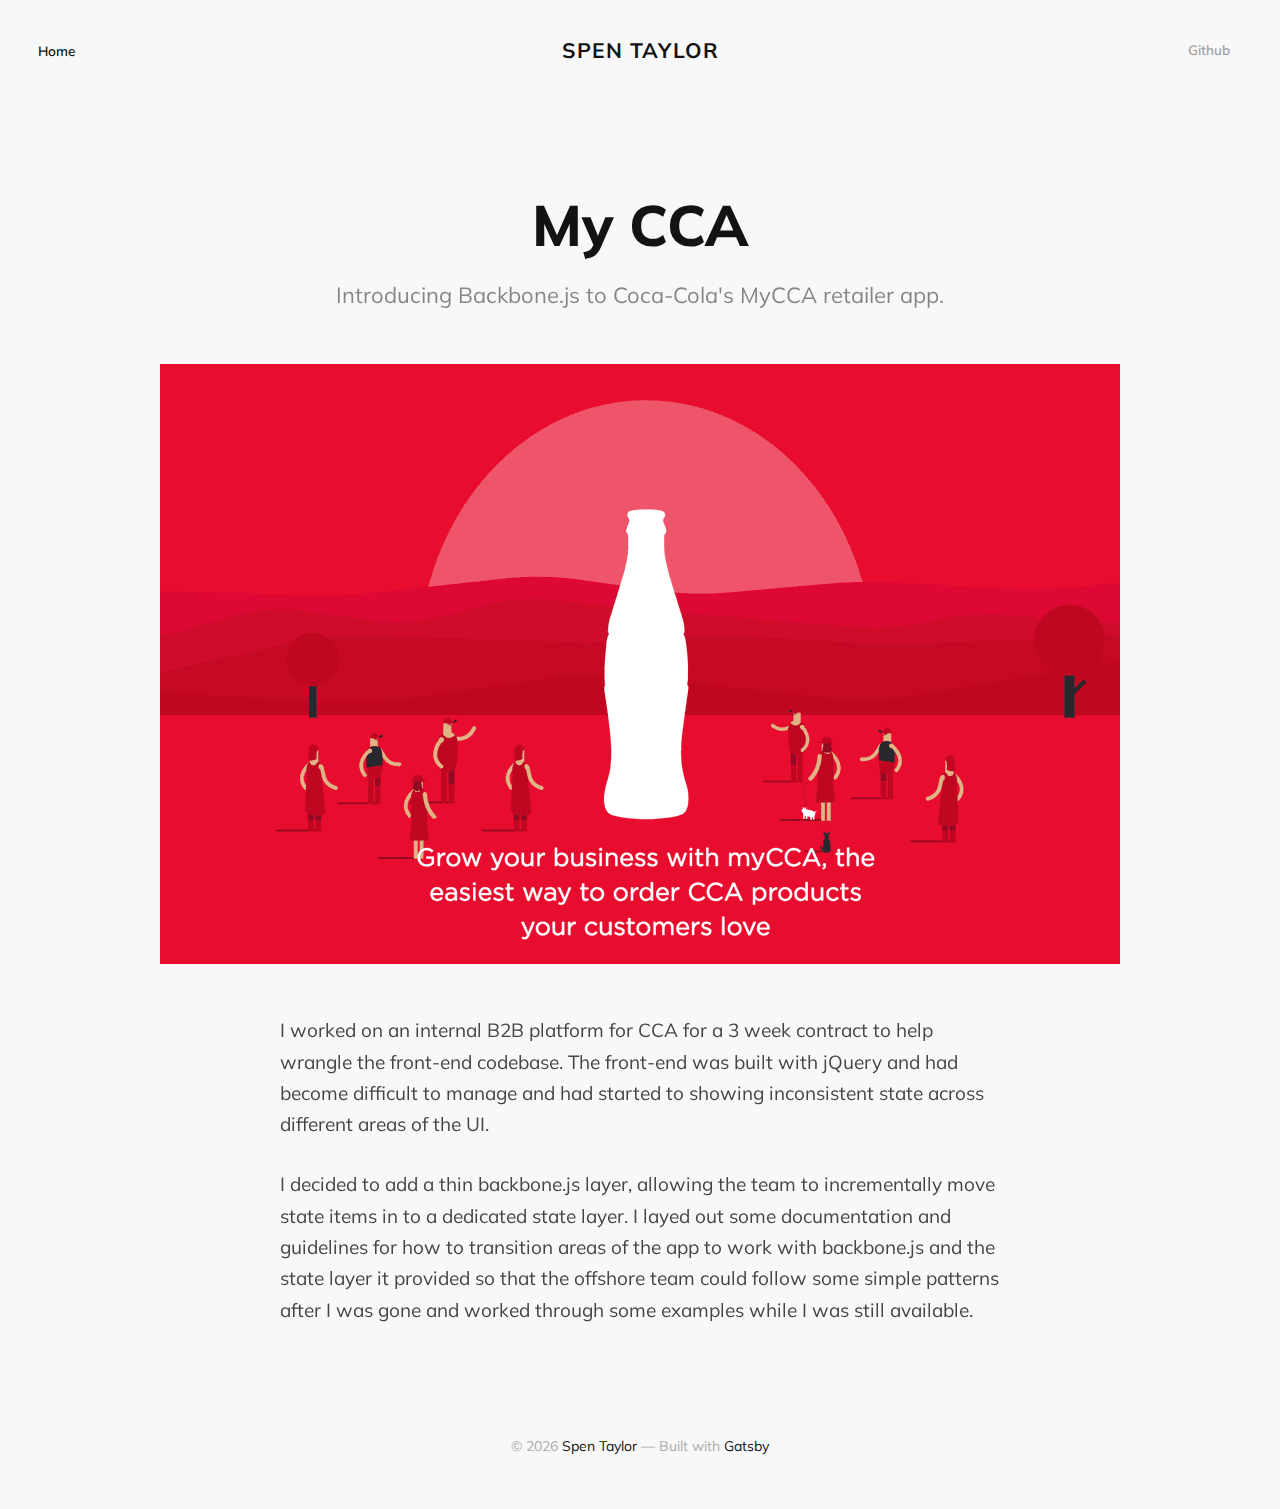
<file: my-cca/index.html>
<!DOCTYPE html><html lang="en"><head><meta charSet="utf-8"/><meta http-equiv="x-ua-compatible" content="ie=edge"/><meta name="viewport" content="width=device-width, initial-scale=1, shrink-to-fit=no"/><style data-href="/styles.04c933d02298eab9406f.css">@import url(https://fonts.googleapis.com/css?family=Muli:400,400i,600,700,700i,800&display=swap);@font-face{font-family:Montserrat;font-style:normal;font-display:swap;font-weight:100;src:local("Montserrat Thin "),local("Montserrat-Thin"),url(/static/montserrat-latin-100-4124805c0503dbfe42dd67d7f5715964.woff2) format("woff2"),url(/static/montserrat-latin-100-c8fb2f714bbc7bc3e8dfffa916b286dc.woff) format("woff")}@font-face{font-family:Montserrat;font-style:italic;font-display:swap;font-weight:100;src:local("Montserrat Thin italic"),local("Montserrat-Thinitalic"),url(/static/montserrat-latin-100italic-e4bf47bd171a9b2a72dd84c58bf90edf.woff2) format("woff2"),url(/static/montserrat-latin-100italic-d1f3f2d02ee4d7d2d4b1ad865014f189.woff) format("woff")}@font-face{font-family:Montserrat;font-style:normal;font-display:swap;font-weight:200;src:local("Montserrat Extra Light "),local("Montserrat-Extra Light"),url(/static/montserrat-latin-200-444ae007121264bc1969d49b4031f9b2.woff2) format("woff2"),url(/static/montserrat-latin-200-edbce16a90aa22c297a0307b85789837.woff) format("woff")}@font-face{font-family:Montserrat;font-style:italic;font-display:swap;font-weight:200;src:local("Montserrat Extra Light italic"),local("Montserrat-Extra Lightitalic"),url(/static/montserrat-latin-200italic-f316c5d1ec40f3e68654c3f38b3999f3.woff2) format("woff2"),url(/static/montserrat-latin-200italic-d7bbb730d9b5e11720b3eb32326dcca7.woff) format("woff")}@font-face{font-family:Montserrat;font-style:normal;font-display:swap;font-weight:300;src:local("Montserrat Light "),local("Montserrat-Light"),url(/static/montserrat-latin-300-0a7c6df06e85d978d096d4d18fd8d43d.woff2) format("woff2"),url(/static/montserrat-latin-300-5e86df2cad22d2ef2b03516334afae5e.woff) format("woff")}@font-face{font-family:Montserrat;font-style:italic;font-display:swap;font-weight:300;src:local("Montserrat Light italic"),local("Montserrat-Lightitalic"),url(/static/montserrat-latin-300italic-c076c4892bc7a4be7b9097e97a35012d.woff2) format("woff2"),url(/static/montserrat-latin-300italic-37c74a8d2d0d36a0a2c6e9a37ee15b0c.woff) format("woff")}@font-face{font-family:Montserrat;font-style:normal;font-display:swap;font-weight:400;src:local("Montserrat Regular "),local("Montserrat-Regular"),url(/static/montserrat-latin-400-501ce09c42716a2f6e1503a25eb174c9.woff2) format("woff2"),url(/static/montserrat-latin-400-f29d2b8559699b6beb5b29b25b8bc572.woff) format("woff")}@font-face{font-family:Montserrat;font-style:italic;font-display:swap;font-weight:400;src:local("Montserrat Regular italic"),local("Montserrat-Regularitalic"),url(/static/montserrat-latin-400italic-882908d9950d9c86ebd380877f293d95.woff2) format("woff2"),url(/static/montserrat-latin-400italic-22e7b04e5f2a901d49d4d342315a715a.woff) format("woff")}@font-face{font-family:Montserrat;font-style:normal;font-display:swap;font-weight:500;src:local("Montserrat Medium "),local("Montserrat-Medium"),url(/static/montserrat-latin-500-f0f2716c5fe401d175b88715e7d28685.woff2) format("woff2"),url(/static/montserrat-latin-500-991b453bf90a0980e78966d2af7e3d3a.woff) format("woff")}@font-face{font-family:Montserrat;font-style:italic;font-display:swap;font-weight:500;src:local("Montserrat Medium italic"),local("Montserrat-Mediumitalic"),url(/static/montserrat-latin-500italic-4590ebba421b3288c305305d7fa7b504.woff2) format("woff2"),url(/static/montserrat-latin-500italic-f3d41e4cdcc2314e49ddcea751d6f87f.woff) format("woff")}@font-face{font-family:Montserrat;font-style:normal;font-display:swap;font-weight:600;src:local("Montserrat SemiBold "),local("Montserrat-SemiBold"),url(/static/montserrat-latin-600-15c24f7109941777774ddd2c636c6a50.woff2) format("woff2"),url(/static/montserrat-latin-600-f6dc6096f48956908c1787d9a722570a.woff) format("woff")}@font-face{font-family:Montserrat;font-style:italic;font-display:swap;font-weight:600;src:local("Montserrat SemiBold italic"),local("Montserrat-SemiBolditalic"),url(/static/montserrat-latin-600italic-6d10b80529d5c36c7c09fca7193af0fc.woff2) format("woff2"),url(/static/montserrat-latin-600italic-02c4833312d94b1b0866f073023a250e.woff) format("woff")}@font-face{font-family:Montserrat;font-style:normal;font-display:swap;font-weight:700;src:local("Montserrat Bold "),local("Montserrat-Bold"),url(/static/montserrat-latin-700-79982cd1f74c6fa7451bf9b37ead09ff.woff2) format("woff2"),url(/static/montserrat-latin-700-957e93fbbe131a59791cd820d98b7109.woff) format("woff")}@font-face{font-family:Montserrat;font-style:italic;font-display:swap;font-weight:700;src:local("Montserrat Bold italic"),local("Montserrat-Bolditalic"),url(/static/montserrat-latin-700italic-283438e9577fe6a684466bb100e105ec.woff2) format("woff2"),url(/static/montserrat-latin-700italic-ca627c5ccc65cf80c2ecaea44b997de9.woff) format("woff")}@font-face{font-family:Montserrat;font-style:normal;font-display:swap;font-weight:800;src:local("Montserrat ExtraBold "),local("Montserrat-ExtraBold"),url(/static/montserrat-latin-800-35386154b78d046218fc8f88a44ff515.woff2) format("woff2"),url(/static/montserrat-latin-800-756655905d91b77960888262e7d58d35.woff) format("woff")}@font-face{font-family:Montserrat;font-style:italic;font-display:swap;font-weight:800;src:local("Montserrat ExtraBold italic"),local("Montserrat-ExtraBolditalic"),url(/static/montserrat-latin-800italic-e1b52a7bd83e2324db6d92bdc206844c.woff2) format("woff2"),url(/static/montserrat-latin-800italic-a69f0add9d86c1a84311d7dd8693ba4a.woff) format("woff")}@font-face{font-family:Montserrat;font-style:normal;font-display:swap;font-weight:900;src:local("Montserrat Black "),local("Montserrat-Black"),url(/static/montserrat-latin-900-260c2ea3ef57feb82251952e605a36d5.woff2) format("woff2"),url(/static/montserrat-latin-900-186cae8091da578150d81958e217714a.woff) format("woff")}@font-face{font-family:Montserrat;font-style:italic;font-display:swap;font-weight:900;src:local("Montserrat Black italic"),local("Montserrat-Blackitalic"),url(/static/montserrat-latin-900italic-d785fb9fc74588ffb7f306799709a97d.woff2) format("woff2"),url(/static/montserrat-latin-900italic-43b527fe77254f97ea36e2b54e845ec4.woff) format("woff")}@font-face{font-family:Merriweather;font-style:normal;font-display:swap;font-weight:300;src:local("Merriweather Light "),local("Merriweather-Light"),url(/static/merriweather-latin-300-b1158cfcd4aacb9d8fb61625e37af46a.woff2) format("woff2"),url(/static/merriweather-latin-300-cc7de05e166e90320d7d896e0f72a19d.woff) format("woff")}@font-face{font-family:Merriweather;font-style:italic;font-display:swap;font-weight:300;src:local("Merriweather Light italic"),local("Merriweather-Lightitalic"),url(/static/merriweather-latin-300italic-8fe52a48089d6ebe46db0b8e7cc66263.woff2) format("woff2"),url(/static/merriweather-latin-300italic-e1331f5397c2a673f9d3765138debdb5.woff) format("woff")}@font-face{font-family:Merriweather;font-style:normal;font-display:swap;font-weight:400;src:local("Merriweather Regular "),local("Merriweather-Regular"),url(/static/merriweather-latin-400-8276fdb72ae8f4714d4e6eba704cc39f.woff2) format("woff2"),url(/static/merriweather-latin-400-69f09800f4f6479d06e44eba837df872.woff) format("woff")}@font-face{font-family:Merriweather;font-style:italic;font-display:swap;font-weight:400;src:local("Merriweather Regular italic"),local("Merriweather-Regularitalic"),url(/static/merriweather-latin-400italic-3a9be9ea9f7aa4af6de7307df21d9fc0.woff2) format("woff2"),url(/static/merriweather-latin-400italic-d76079ed7541a433a54f79316de086e9.woff) format("woff")}@font-face{font-family:Merriweather;font-style:normal;font-display:swap;font-weight:700;src:local("Merriweather Bold "),local("Merriweather-Bold"),url(/static/merriweather-latin-700-fa534be7ffa380e39a7f6e03bf9a5e03.woff2) format("woff2"),url(/static/merriweather-latin-700-ba56ea84b8084b7ff9677f50d3cd81bd.woff) format("woff")}@font-face{font-family:Merriweather;font-style:italic;font-display:swap;font-weight:700;src:local("Merriweather Bold italic"),local("Merriweather-Bolditalic"),url(/static/merriweather-latin-700italic-1ef5edaaa20ae53ea50399884c5e48c6.woff2) format("woff2"),url(/static/merriweather-latin-700italic-534bc9e7ce93c73d73426e46acd78092.woff) format("woff")}@font-face{font-family:Merriweather;font-style:normal;font-display:swap;font-weight:900;src:local("Merriweather Black "),local("Merriweather-Black"),url(/static/merriweather-latin-900-7528fb70e8a4a82c7305e72ff43ac25f.woff2) format("woff2"),url(/static/merriweather-latin-900-3799b6e2f5ed3fcccf9d7a708d7419fa.woff) format("woff")}@font-face{font-family:Merriweather;font-style:italic;font-display:swap;font-weight:900;src:local("Merriweather Black italic"),local("Merriweather-Blackitalic"),url(/static/merriweather-latin-900italic-e1b4d2aaa78e12ad84aaf8a56321e4c2.woff2) format("woff2"),url(/static/merriweather-latin-900italic-2ae22f731b3424e8dbb4b37f7ca6e708.woff) format("woff")}@font-face{font-family:Nunito;font-style:normal;font-display:swap;font-weight:200;src:local("Nunito Extra Light "),local("Nunito-Extra Light"),url(/static/nunito-latin-200-2a4f4b0a3646be9d8560178ebc4306e5.woff2) format("woff2"),url(/static/nunito-latin-200-249c20ee4450b15795cdde4cbb5f38d8.woff) format("woff")}@font-face{font-family:Nunito;font-style:italic;font-display:swap;font-weight:200;src:local("Nunito Extra Light italic"),local("Nunito-Extra Lightitalic"),url(/static/nunito-latin-200italic-89ba5530f3b2c751f2a49e25f31e3f15.woff2) format("woff2"),url(/static/nunito-latin-200italic-67d3d63c0ac28ccbc0c0fcbda8e66e04.woff) format("woff")}@font-face{font-family:Nunito;font-style:normal;font-display:swap;font-weight:300;src:local("Nunito Light "),local("Nunito-Light"),url(/static/nunito-latin-300-895205e22ad7d4d866df7102352077cd.woff2) format("woff2"),url(/static/nunito-latin-300-cad1324b066f52f764cf080d9244c8b2.woff) format("woff")}@font-face{font-family:Nunito;font-style:italic;font-display:swap;font-weight:300;src:local("Nunito Light italic"),local("Nunito-Lightitalic"),url(/static/nunito-latin-300italic-f4a613c73f19da60cf08aa42b2a9249b.woff2) format("woff2"),url(/static/nunito-latin-300italic-1fde36925a8493f45651815dd89d22a7.woff) format("woff")}@font-face{font-family:Nunito;font-style:normal;font-display:swap;font-weight:400;src:local("Nunito Regular "),local("Nunito-Regular"),url(/static/nunito-latin-400-de6068bf97f40206af0b062e262e6213.woff2) format("woff2"),url(/static/nunito-latin-400-6386ba6af7b7a5480eb5efda82ff803c.woff) format("woff")}@font-face{font-family:Nunito;font-style:italic;font-display:swap;font-weight:400;src:local("Nunito Regular italic"),local("Nunito-Regularitalic"),url(/static/nunito-latin-400italic-6ca737afe5cef0c0a9c9bbfec4e398ff.woff2) format("woff2"),url(/static/nunito-latin-400italic-ef2e2a0d9dd85cf89526d1f27f8fbbef.woff) format("woff")}@font-face{font-family:Nunito;font-style:normal;font-display:swap;font-weight:600;src:local("Nunito SemiBold "),local("Nunito-SemiBold"),url(/static/nunito-latin-600-b10ecee279e3a8d11d5ec3193b68d8bf.woff2) format("woff2"),url(/static/nunito-latin-600-c3de23017bcb95715e6eb11dd6a10fc5.woff) format("woff")}@font-face{font-family:Nunito;font-style:italic;font-display:swap;font-weight:600;src:local("Nunito SemiBold italic"),local("Nunito-SemiBolditalic"),url(/static/nunito-latin-600italic-97d4f64b213f3e5163827754c213bb4e.woff2) format("woff2"),url(/static/nunito-latin-600italic-4f62b81ff327bd0ffadcb7b82e6c13b2.woff) format("woff")}@font-face{font-family:Nunito;font-style:normal;font-display:swap;font-weight:700;src:local("Nunito Bold "),local("Nunito-Bold"),url(/static/nunito-latin-700-91ae827aa880d02ea567979add1da58c.woff2) format("woff2"),url(/static/nunito-latin-700-623f5ed42b0b347fb4531ded4e4b57a2.woff) format("woff")}@font-face{font-family:Nunito;font-style:italic;font-display:swap;font-weight:700;src:local("Nunito Bold italic"),local("Nunito-Bolditalic"),url(/static/nunito-latin-700italic-b94caac4c88b1fe6c4faf6256646f42e.woff2) format("woff2"),url(/static/nunito-latin-700italic-3aabf345871453097c2d8762411d187e.woff) format("woff")}@font-face{font-family:Nunito;font-style:normal;font-display:swap;font-weight:800;src:local("Nunito ExtraBold "),local("Nunito-ExtraBold"),url(/static/nunito-latin-800-36e4c9b478c2e2adb339a76d819eed7e.woff2) format("woff2"),url(/static/nunito-latin-800-33c733aff58ea08126616f346cbf4f4a.woff) format("woff")}@font-face{font-family:Nunito;font-style:italic;font-display:swap;font-weight:800;src:local("Nunito ExtraBold italic"),local("Nunito-ExtraBolditalic"),url(/static/nunito-latin-800italic-0f20328772c0d84250ef397c129607fb.woff2) format("woff2"),url(/static/nunito-latin-800italic-672d2afe4f40a766e46ff95379550c4f.woff) format("woff")}@font-face{font-family:Nunito;font-style:normal;font-display:swap;font-weight:900;src:local("Nunito Black "),local("Nunito-Black"),url(/static/nunito-latin-900-b296e05d0932e16d500b753becdb338e.woff2) format("woff2"),url(/static/nunito-latin-900-cbf4339e858edf2b14d20140b2887343.woff) format("woff")}@font-face{font-family:Nunito;font-style:italic;font-display:swap;font-weight:900;src:local("Nunito Black italic"),local("Nunito-Blackitalic"),url(/static/nunito-latin-900italic-ae87e7b4e2d3825919b9bc6c82039b80.woff2) format("woff2"),url(/static/nunito-latin-900italic-602859bd469800c6205701f5a16b1a1b.woff) format("woff")}@font-face{font-family:Alegreya;font-style:normal;font-display:swap;font-weight:400;src:local("Alegreya Regular "),local("Alegreya-Regular"),url(/static/alegreya-latin-400-1bf2b206adf8f7b46ba5f3b357c38672.woff2) format("woff2"),url(/static/alegreya-latin-400-c86584ca67d3fd1db92b041bdade2d78.woff) format("woff")}@font-face{font-family:Alegreya;font-style:italic;font-display:swap;font-weight:400;src:local("Alegreya Regular italic"),local("Alegreya-Regularitalic"),url(/static/alegreya-latin-400italic-dd74c0c256a81a250d6e3886b9e576ff.woff2) format("woff2"),url(/static/alegreya-latin-400italic-a49f843b91685923c469edf47e389897.woff) format("woff")}@font-face{font-family:Alegreya;font-style:normal;font-display:swap;font-weight:500;src:local("Alegreya Medium "),local("Alegreya-Medium"),url(/static/alegreya-latin-500-38edb27697d76919c232e44a14f21805.woff2) format("woff2"),url(/static/alegreya-latin-500-d6e3582f71a17711906ef026116c4ab8.woff) format("woff")}@font-face{font-family:Alegreya;font-style:italic;font-display:swap;font-weight:500;src:local("Alegreya Medium italic"),local("Alegreya-Mediumitalic"),url(/static/alegreya-latin-500italic-69548089fb89e6b6703333635dc8fd80.woff2) format("woff2"),url(/static/alegreya-latin-500italic-4d6db4854825588a9c40fc5e38468f11.woff) format("woff")}@font-face{font-family:Alegreya;font-style:normal;font-display:swap;font-weight:700;src:local("Alegreya Bold "),local("Alegreya-Bold"),url(/static/alegreya-latin-700-91067660668c2a50e1aebb1217eb4f04.woff2) format("woff2"),url(/static/alegreya-latin-700-c5c37be8855af831b8fa6227b7ee3a5b.woff) format("woff")}@font-face{font-family:Alegreya;font-style:italic;font-display:swap;font-weight:700;src:local("Alegreya Bold italic"),local("Alegreya-Bolditalic"),url(/static/alegreya-latin-700italic-e70abe4ad4049340e81a8cf9695921af.woff2) format("woff2"),url(/static/alegreya-latin-700italic-073d22cc1d7520b69b85236f83161fa6.woff) format("woff")}@font-face{font-family:Alegreya;font-style:normal;font-display:swap;font-weight:800;src:local("Alegreya ExtraBold "),local("Alegreya-ExtraBold"),url(/static/alegreya-latin-800-39d285c315bdce1f4e7a58776c8acb9d.woff2) format("woff2"),url(/static/alegreya-latin-800-e8b0a8bf5d8f66816145e3f26d1ae9eb.woff) format("woff")}@font-face{font-family:Alegreya;font-style:italic;font-display:swap;font-weight:800;src:local("Alegreya ExtraBold italic"),local("Alegreya-ExtraBolditalic"),url(/static/alegreya-latin-800italic-ff56d77b0d1a8f985ddf77055665fe42.woff2) format("woff2"),url(/static/alegreya-latin-800italic-7c8d918914d7a37942de5b36ecc33308.woff) format("woff")}@font-face{font-family:Alegreya;font-style:normal;font-display:swap;font-weight:900;src:local("Alegreya Black "),local("Alegreya-Black"),url(/static/alegreya-latin-900-84778a160e316a689dbca4302865a6ac.woff2) format("woff2"),url(/static/alegreya-latin-900-69942dd6ac75dbf15630b9696f466052.woff) format("woff")}@font-face{font-family:Alegreya;font-style:italic;font-display:swap;font-weight:900;src:local("Alegreya Black italic"),local("Alegreya-Blackitalic"),url(/static/alegreya-latin-900italic-a503a455b9124bf279832270f597ff59.woff2) format("woff2"),url(/static/alegreya-latin-900italic-1acd008a03ab951841d9615bf7be9b36.woff) format("woff")}


/*! normalize.css v8.0.1 | MIT License | github.com/necolas/normalize.css */html{line-height:1.15}body{margin:0}main{display:block}strong{font-weight:bolder}button,input{font-family:inherit;font-size:100%;line-height:1.15;overflow:visible}[type=button],[type=reset],[type=submit],button{-webkit-appearance:button}[type=button]::-moz-focus-inner,[type=reset]::-moz-focus-inner,[type=submit]::-moz-focus-inner,button::-moz-focus-inner{border-style:none;padding:0}[type=button]:-moz-focusring,[type=reset]:-moz-focusring,[type=submit]:-moz-focusring,button:-moz-focusring{outline:1px dotted ButtonText}legend{color:inherit;display:table;max-width:100%;white-space:normal}[type=checkbox],[type=radio],legend{-webkit-box-sizing:border-box;box-sizing:border-box}[type=checkbox],[type=radio]{padding:0}[type=number]::-webkit-inner-spin-button,[type=number]::-webkit-outer-spin-button{height:auto}[type=search]{-webkit-appearance:textfield;outline-offset:-2px}[type=search]::-webkit-search-decoration{-webkit-appearance:none}::-webkit-file-upload-button{-webkit-appearance:button;font:inherit}summary{display:list-item}[hidden],template{display:none}

/*! normalize-opentype.css v0.2.4 | MIT License | kennethormandy.com/journal/normalize-opentype-css */::-moz-selection{color:inherit;text-shadow:inherit;background-color:#accef7}::selection{color:inherit;text-shadow:inherit;background-color:#accef7}body,html{-webkit-font-feature-settings:"kern" 1,"liga" 1,"calt" 1,"pnum" 1,"tnum" 0,"onum" 1,"lnum" 0,"dlig" 0;font-feature-settings:"kern" 1,"liga" 1,"calt" 1,"pnum" 1,"tnum" 0,"onum" 1,"lnum" 0,"dlig" 0}h1,h2,h3{-webkit-font-feature-settings:"kern" 1,"liga" 1,"calt" 1,"pnum" 1,"tnum" 0,"onum" 1,"lnum" 0,"dlig" 1;font-feature-settings:"kern" 1,"liga" 1,"calt" 1,"pnum" 1,"tnum" 0,"onum" 1,"lnum" 0,"dlig" 1}input[type=color],input[type=date],input[type=datetime-local],input[type=datetime],input[type=number],input[type=range],input[type=tel],input[type=week]{-webkit-font-feature-settings:"kern" 0,"liga" 1,"calt" 1,"pnum" 1,"tnum" 0,"onum" 0,"lnum" 1,"zero" 0;font-feature-settings:"kern" 0,"liga" 1,"calt" 1,"pnum" 1,"tnum" 0,"onum" 0,"lnum" 1,"zero" 0}caption{-webkit-font-feature-settings:"kern" 1,"liga" 1,"calt" 1,"pnum" 0,"tnum" 1,"onum" 0,"lnum" 1,"zero" 1;font-feature-settings:"kern" 1,"liga" 1,"calt" 1,"pnum" 0,"tnum" 1,"onum" 0,"lnum" 1,"zero" 1}a,acronym,article,body,canvas,caption,dfn,div,figcaption,footer,h1,h2,h3,header,html,ins,legend,li,menu,nav,object,p,s,section,span,strong,summary,ul{margin:0;padding:0;border:0;font:inherit;font-size:100%;vertical-align:baseline}body{line-height:1}ul{list-style:none}html{-webkit-box-sizing:border-box;box-sizing:border-box;font-family:sans-serif;-ms-text-size-adjust:100%;-webkit-text-size-adjust:100%}*,:after,:before{-webkit-box-sizing:inherit;box-sizing:inherit}a{background-color:transparent}a:active,a:hover{outline:0}strong{font-weight:700}dfn{font-style:italic}h1{margin:.67em 0;font-size:2em}button,input{margin:0;color:inherit;font:inherit}button{overflow:visible;border:none;text-transform:none}button,html input[type=button],input[type=reset],input[type=submit]{cursor:pointer;-webkit-appearance:button}button[disabled],html input[disabled]{cursor:default}button::-moz-focus-inner,input::-moz-focus-inner{padding:0;border:0}input{line-height:normal}input:focus{outline:none}input[type=checkbox],input[type=radio]{-webkit-box-sizing:border-box;box-sizing:border-box;padding:0}input[type=number]::-webkit-inner-spin-button,input[type=number]::-webkit-outer-spin-button{height:auto}input[type=search]{-webkit-box-sizing:content-box;box-sizing:content-box;-webkit-appearance:textfield}input[type=search]::-webkit-search-cancel-button,input[type=search]::-webkit-search-decoration{-webkit-appearance:none}legend{padding:0;border:0}html{overflow-y:scroll;font-size:62.5%;-webkit-tap-highlight-color:rgba(0,0,0,0)}body,html{overflow-x:hidden}body{color:#454545;font-family:-apple-system,BlinkMacSystemFont,Segoe UI,Roboto,Oxygen,Ubuntu,Cantarell,Open Sans,Helvetica Neue,sans-serif;font-size:1.5rem;line-height:1.6em;font-weight:400;font-style:normal;letter-spacing:0;text-rendering:optimizeLegibility;background:#fff;-webkit-font-smoothing:antialiased;-moz-osx-font-smoothing:grayscale;-moz-font-feature-settings:"liga" on}::-moz-selection{text-shadow:none;background:#cbeafb}::selection{text-shadow:none;background:#cbeafb}canvas{vertical-align:middle}p{margin:0 0 1.5em}a{color:#26a8ed;text-decoration:none;-webkit-transition:.4s ease;transition:.4s ease}a:hover{text-decoration:underline;-webkit-transition:.2s ease;transition:.2s ease}h1,h2,h3{margin-top:0;line-height:1.4;font-weight:700;text-rendering:optimizeLegibility}h1{margin:0 0 .5em;font-size:5.7rem;font-weight:800}@media (max-width:500px){h1{font-size:2.7rem}}h2{margin:1.5em 0 .5em;font-size:4rem}@media (max-width:500px){h2{font-size:2rem}}h3{margin:1.5em 0 1em;font-size:3.2rem}@media (max-width:500px){h3{font-size:1.8rem}}.kg-image{max-width:100%;width:100%}ul{margin:0 0 2rem;padding-left:1.3em;padding-right:1.5em}ul ul{margin:.5em 0 1em}ul{list-style:disc;max-width:100%}li{margin:.5em 0;padding-left:.3em;line-height:1.6em}input[type=email],input[type=password],input[type=search],input[type=tel],input[type=text],input[type=url]{background:#f8f8f8;border-radius:.5rem;border:1px solid #ddd;color:inherit;display:block;outline:0;padding:0 .6em;text-decoration:none;width:100%}input[type=email]:invalid,input[type=password]:invalid,input[type=search]:invalid,input[type=tel]:invalid,input[type=text]:invalid,input[type=url]:invalid{-webkit-box-shadow:none;box-shadow:none}input[type=email]:focus,input[type=password]:focus,input[type=search]:focus,input[type=tel]:focus,input[type=text]:focus,input[type=url]:focus{border-color:#3eb0ef;-webkit-box-shadow:0 0 0 1px #3eb0ef;box-shadow:0 0 0 1px #3eb0ef}input[type=email],input[type=password],input[type=search],input[type=tel],input[type=text],input[type=url]{height:4rem}input[type=checkbox],input[type=radio]{display:block;margin-right:-2em;opacity:0;width:1em;z-index:-1}.button,button,input[type=button],input[type=reset],input[type=submit]{display:inline-block;height:4rem;padding:0 2rem;border:0;border-radius:.5rem;cursor:pointer;font-family:Muli,sans-serif;font-size:1.4rem;font-weight:400;line-height:4rem;text-align:center;text-decoration:none;white-space:nowrap;-webkit-appearance:none;-moz-appearance:none;appearance:none;-webkit-transition:.4s ease;transition:.4s ease}.button:disabled,button:disabled,input[type=button]:disabled,input[type=reset]:disabled,input[type=submit]:disabled{pointer-events:none;opacity:.4}.button,button,input[type=button],input[type=reset],input[type=submit]{color:#3eb0ef!important;background-color:transparent;-webkit-box-shadow:inset 0 0 0 2px #3eb0ef;box-shadow:inset 0 0 0 2px #3eb0ef}.button:hover,button:hover,input[type=button]:hover,input[type=reset]:hover,input[type=submit]:hover{text-decoration:none;color:#118dd0!important;-webkit-box-shadow:inset 0 0 0 2px #139de7;box-shadow:inset 0 0 0 2px #139de7;-webkit-transition:.2s ease;transition:.2s ease}.hamburger{display:-webkit-box;display:-ms-flexbox;display:flex;overflow:visible;margin:0;padding:2px 0;border:0;color:inherit;font:inherit;text-transform:none;background-color:transparent;cursor:pointer;-webkit-transition:opacity .15s linear,-webkit-filter .15s linear;transition:opacity .15s linear,-webkit-filter .15s linear;transition:opacity .15s linear,filter .15s linear;transition:opacity .15s linear,filter .15s linear,-webkit-filter .15s linear}.hamburger-box{position:relative;display:inline-block;width:20px;height:13px}.hamburger-inner{top:50%;display:block;margin-top:-2px}.hamburger-inner,.hamburger-inner:after,.hamburger-inner:before{position:absolute;width:20px;height:1px;background-color:#ababab;border-radius:4px;-webkit-transition:-webkit-transform .15s ease;transition:-webkit-transform .15s ease;transition:transform .15s ease;transition:transform .15s ease,-webkit-transform .15s ease}.hamburger-inner:after,.hamburger-inner:before{content:"";display:block}.hamburger-inner:before{top:-6px}.hamburger-inner:after{bottom:-6px}.hamburger--collapse .hamburger-inner{top:auto;bottom:0;-webkit-transition-delay:.15s;transition-delay:.15s;-webkit-transition-timing-function:cubic-bezier(.55,.055,.675,.19);transition-timing-function:cubic-bezier(.55,.055,.675,.19);-webkit-transition-duration:.15s;transition-duration:.15s}.hamburger--collapse .hamburger-inner:after{top:-12px;-webkit-transition:top .3s cubic-bezier(.33333,.66667,.66667,1) .3s,opacity .1s linear;transition:top .3s cubic-bezier(.33333,.66667,.66667,1) .3s,opacity .1s linear}.hamburger--collapse .hamburger-inner:before{-webkit-transition:top .12s cubic-bezier(.33333,.66667,.66667,1) .3s,-webkit-transform .15s cubic-bezier(.55,.055,.675,.19);transition:top .12s cubic-bezier(.33333,.66667,.66667,1) .3s,-webkit-transform .15s cubic-bezier(.55,.055,.675,.19);transition:top .12s cubic-bezier(.33333,.66667,.66667,1) .3s,transform .15s cubic-bezier(.55,.055,.675,.19);transition:top .12s cubic-bezier(.33333,.66667,.66667,1) .3s,transform .15s cubic-bezier(.55,.055,.675,.19),-webkit-transform .15s cubic-bezier(.55,.055,.675,.19)}.site-head-open .hamburger-inner,.site-head-open .hamburger-inner:after,.site-head-open .hamburger-inner:before{background-color:#131313}.site-head-open .hamburger-inner{-webkit-transition-delay:.32s;transition-delay:.32s;-webkit-transition-timing-function:cubic-bezier(.215,.61,.355,1);transition-timing-function:cubic-bezier(.215,.61,.355,1);-webkit-transform:translate3d(0,-6px,0) rotate(-45deg);transform:translate3d(0,-6px,0) rotate(-45deg)}.site-head-open .hamburger-inner:after{top:0;opacity:0;-webkit-transition:top .3s cubic-bezier(.33333,0,.66667,.33333),opacity .1s linear .27s;transition:top .3s cubic-bezier(.33333,0,.66667,.33333),opacity .1s linear .27s}.site-head-open .hamburger-inner:before{top:0;-webkit-transition:top .12s cubic-bezier(.33333,0,.66667,.33333) .18s,-webkit-transform .15s cubic-bezier(.215,.61,.355,1) .42s;transition:top .12s cubic-bezier(.33333,0,.66667,.33333) .18s,-webkit-transform .15s cubic-bezier(.215,.61,.355,1) .42s;transition:top .12s cubic-bezier(.33333,0,.66667,.33333) .18s,transform .15s cubic-bezier(.215,.61,.355,1) .42s;transition:top .12s cubic-bezier(.33333,0,.66667,.33333) .18s,transform .15s cubic-bezier(.215,.61,.355,1) .42s,-webkit-transform .15s cubic-bezier(.215,.61,.355,1) .42s;-webkit-transform:rotate(-90deg);transform:rotate(-90deg)}.transition-fade{-webkit-transition:.25s;transition:.25s;opacity:1;-webkit-animation:slideUp .9s cubic-bezier(.075,.82,.165,1) forwards;animation:slideUp .9s cubic-bezier(.075,.82,.165,1) forwards;-webkit-transform:translate3d(0,4vh,0);transform:translate3d(0,4vh,0)}@-webkit-keyframes slideUp{0%{-webkit-transform:translate3d(0,4vh,0);transform:translate3d(0,4vh,0)}to{-webkit-transform:translateZ(0);transform:translateZ(0)}}@keyframes slideUp{0%{-webkit-transform:translate3d(0,4vh,0);transform:translate3d(0,4vh,0)}to{-webkit-transform:translateZ(0);transform:translateZ(0)}}body{font-family:Muli,sans-serif;background:#f8f8f8;-webkit-transition:background .3s ease-out;transition:background .3s ease-out;-webkit-transition-delay:.25;transition-delay:.25}.site-wrapper{padding:3vw;min-height:100vh}@media (max-width:850px){.site-wrapper{padding:6vw}}.page-head{display:-webkit-box;display:-ms-flexbox;display:flex;-webkit-box-orient:vertical;-webkit-box-direction:normal;-ms-flex-direction:column;flex-direction:column;-webkit-box-align:center;-ms-flex-align:center;align-items:center;-webkit-box-pack:center;-ms-flex-pack:center;justify-content:center;padding:13vw 0;max-width:70%;margin:auto;text-align:center}.page-head-title{margin:0;font-size:4.2rem;color:#131313}@media (max-width:500px){.page-head-title{font-size:2rem}}.site-foot{margin:3vw 0 1vw;text-align:center;color:#ababab;font-size:1.4rem}.site-foot a{color:#131313}.site-head{position:relative;z-index:300;margin-top:-10px;font-size:1.35rem}.site-head-container{-webkit-box-pack:justify;-ms-flex-pack:justify;justify-content:space-between}.site-head-container,.site-head-left{display:-webkit-box;display:-ms-flexbox;display:flex;-webkit-box-align:center;-ms-flex-align:center;align-items:center}.site-head-left{position:relative;z-index:100;margin-right:10px;white-space:nowrap}.nav{display:-webkit-box;display:-ms-flexbox;display:flex;margin:0 0 0 -12px;padding:0;list-style:none}.site-head li{display:block;margin:0;padding:0}.site-head-left a,.site-head-right a{display:block;margin:0;padding:10px 12px;color:#131313;font-weight:600;opacity:.4}.nav-current a,.site-head a:hover{text-decoration:none;opacity:1}.site-head-center{position:absolute;display:-webkit-box;display:-ms-flexbox;display:flex;-webkit-box-pack:center;-ms-flex-pack:center;justify-content:center;width:100%}.site-head-logo{-ms-flex-negative:0;flex-shrink:0;display:block;padding:10px;color:#131313;font-size:2.1rem;line-height:1em;font-weight:700;text-transform:uppercase;letter-spacing:1px}.site-head-logo:hover{text-decoration:none}.site-head-right{position:relative;z-index:100}.site-head-right,.social-links{-ms-flex-negative:0;flex-shrink:0;display:-webkit-box;display:-ms-flexbox;display:flex;-webkit-box-align:center;-ms-flex-align:center;align-items:center}.nav-burger{display:none;position:absolute;left:0;z-index:9999;padding:12px 12px 12px 0}@media (max-width:850px){.site-head{padding:0}.nav-burger{display:block}.site-head-container{-webkit-box-orient:vertical;-webkit-box-direction:normal;-ms-flex-direction:column;flex-direction:column;-webkit-box-pack:start;-ms-flex-pack:start;justify-content:flex-start;height:40px;background:hsla(0,0%,100%,0);z-index:-1;-webkit-transition:all .4s ease-out;transition:all .4s ease-out;overflow:hidden}.site-head-left,.site-head-right{position:relative;z-index:-1;height:auto;-webkit-transition:height .2s cubic-bezier(.4,.01,.165,.99);transition:height .2s cubic-bezier(.4,.01,.165,.99);-webkit-transition-delay:1s;transition-delay:1s}.site-head-left a,.site-head-right a{margin:8px 0;padding:1px 0;font-size:2.6rem;line-height:1.15em;font-weight:200;opacity:0;-webkit-transition:opacity .2s cubic-bezier(.4,.01,.165,.99),-webkit-transform .3s cubic-bezier(.4,.01,.165,.99);transition:opacity .2s cubic-bezier(.4,.01,.165,.99),-webkit-transform .3s cubic-bezier(.4,.01,.165,.99);transition:transform .3s cubic-bezier(.4,.01,.165,.99),opacity .2s cubic-bezier(.4,.01,.165,.99);transition:transform .3s cubic-bezier(.4,.01,.165,.99),opacity .2s cubic-bezier(.4,.01,.165,.99),-webkit-transform .3s cubic-bezier(.4,.01,.165,.99);-webkit-transform:scale(1.1) translateY(-25px);transform:scale(1.1) translateY(-25px)}.site-head-right a{padding:5px 0;margin:1px 0;font-size:2rem}.nav{width:100%;-webkit-box-orient:vertical;-webkit-box-direction:normal;-ms-flex-direction:column;flex-direction:column;-webkit-box-pack:start;-ms-flex-pack:start;justify-content:flex-start;-webkit-box-align:start;-ms-flex-align:start;align-items:flex-start;margin:3vw 0 0}.site-head-left{-webkit-box-ordinal-group:3;-ms-flex-order:2;order:2;margin:0;width:100%}.site-head-center{-webkit-box-ordinal-group:2;-ms-flex-order:1;order:1;position:static;z-index:auto;display:-webkit-box;display:-ms-flexbox;display:flex;-webkit-box-pack:center;-ms-flex-pack:center;justify-content:center}.site-head-right{-webkit-box-ordinal-group:4;-ms-flex-order:3;order:3;width:100%;margin-top:3vw}.social-links{-webkit-box-orient:vertical;-webkit-box-direction:normal;-ms-flex-direction:column;flex-direction:column;-webkit-box-align:start;-ms-flex-align:start;align-items:flex-start}.site-head-open{background:#fff;-webkit-transition:background .5s ease-out;transition:background .5s ease-out;-webkit-transition-delay:.25;transition-delay:.25;overflow:hidden;height:100vh}.site-head-open .site-head-container{height:100vh;-webkit-transition:height .2s ease-in;transition:height .2s ease-in}.site-head-open .site-head-left,.site-head-open .site-head-right{z-index:9999;height:auto;-webkit-transition:height .2s cubic-bezier(.4,.01,.165,.99);transition:height .2s cubic-bezier(.4,.01,.165,.99)}.site-head-open .site-head-left a,.site-head-open .site-head-right a{opacity:1;-webkit-transition:opacity .9s cubic-bezier(.4,.01,.165,.99),-webkit-transform .6s cubic-bezier(.4,.01,.165,.99);transition:opacity .9s cubic-bezier(.4,.01,.165,.99),-webkit-transform .6s cubic-bezier(.4,.01,.165,.99);transition:transform .6s cubic-bezier(.4,.01,.165,.99),opacity .9s cubic-bezier(.4,.01,.165,.99);transition:transform .6s cubic-bezier(.4,.01,.165,.99),opacity .9s cubic-bezier(.4,.01,.165,.99),-webkit-transform .6s cubic-bezier(.4,.01,.165,.99);-webkit-transform:scale(1) translateY(0);transform:scale(1) translateY(0)}.site-head-open .nav-current a{border-bottom:2px solid #131313}.site-head-open .site-head-right a{opacity:.5}.site-head-open .site-foot{display:block;position:fixed;z-index:9999;bottom:0;-webkit-transition:-webkit-transform .3s cubic-bezier(.4,.01,.165,.99);transition:-webkit-transform .3s cubic-bezier(.4,.01,.165,.99);transition:transform .3s cubic-bezier(.4,.01,.165,.99);transition:transform .3s cubic-bezier(.4,.01,.165,.99),-webkit-transform .3s cubic-bezier(.4,.01,.165,.99);-webkit-transform:translateY(-4vw);transform:translateY(-4vw)}}.post-feed{-ms-flex-wrap:wrap;flex-wrap:wrap}.post-card,.post-feed{display:-webkit-box;display:-ms-flexbox;display:flex}.post-card{-webkit-box-flex:1;-ms-flex:1 1 50%;flex:1 1 50%;position:relative;height:35vw;background:linear-gradient(135deg,#1f1f1f,#111) 50%;background-size:cover;overflow:hidden;counter-increment:posts}@media (max-width:700px){.post-card{-webkit-box-flex:1;-ms-flex:1 1 100%;flex:1 1 100%;height:70vw}}.post-card-large{-webkit-box-flex:1;-ms-flex:1 1 100%;flex:1 1 100%}.post-card-link{display:block}.post-card-content,.post-card-link{-webkit-box-flex:1;-ms-flex:1 1 auto;flex:1 1 auto}.post-card-content{display:-webkit-box;display:-ms-flexbox;display:flex;-webkit-box-align:center;-ms-flex-align:center;align-items:center;-webkit-box-pack:center;-ms-flex-pack:center;justify-content:center;position:absolute;top:0;right:0;bottom:0;left:0;color:#fff;background:rgba(0,0,0,.1);opacity:1;-webkit-transition:opacity .5s cubic-bezier(.33,0,.2,1);transition:opacity .5s cubic-bezier(.33,0,.2,1)}.post-card.with-image .post-card-content{opacity:0}@media (max-width:700px){.post-card.with-image .post-card-content{opacity:1}}.post-card-link:hover .post-card-content{opacity:1;-webkit-transition:opacity .3s cubic-bezier(.33,0,.2,1);transition:opacity .3s cubic-bezier(.33,0,.2,1)}.post-card-title{margin:0;display:inline-block;font-size:3.4rem;max-width:70%;text-align:center;-webkit-transition:all .3s cubic-bezier(.33,0,.2,1);transition:all .3s cubic-bezier(.33,0,.2,1)}.post-card.no-image:before{display:block;content:counter(posts);position:absolute;bottom:-.15em;right:5vw;font-size:28vw;line-height:1em;font-weight:800;letter-spacing:-.1em;color:rgba(0,0,0,.2)}.post-card.no-image .post-card-content{-webkit-box-pack:start;-ms-flex-pack:start;justify-content:flex-start;-webkit-box-align:start;-ms-flex-align:start;align-items:flex-start;padding:4vw}.post-card.no-image .post-card-title{font-size:5rem;line-height:1.15em;text-align:left}.post-card.no-image:hover .post-card-title{text-decoration:underline}@media (max-width:1200px){.post-card.no-image .post-card-title{font-size:3.4rem}}@media (max-width:700px){.post-card.no-image:before{font-size:50vw}}.post-content{max-width:720px;margin:0 auto;padding:6vw 0}.post-content-header{display:-webkit-box;display:-ms-flexbox;display:flex;-webkit-box-orient:vertical;-webkit-box-direction:normal;-ms-flex-direction:column;flex-direction:column;-webkit-box-align:center;-ms-flex-align:center;align-items:center}.post-content-title{margin:0 0 3vw;color:#131313;text-align:center}.post-content-excerpt{margin:-2vw 0 3vw;font-size:2.2rem;line-height:1.6em;color:#131313;text-align:center;opacity:.5}@media (max-width:500px){.post-content-excerpt{font-size:1.8rem}}.post-content-image{position:relative;width:75vw;min-width:100%;margin:4vw calc(50% - 50vw);-webkit-transform:translateX(calc(50vw - 50%));transform:translateX(calc(50vw - 50%))}.post-content-body{font-size:1.9rem;line-height:1.65em}@media (max-width:500px){.post-content-body{font-size:1.7rem}}.post-content-body h1,.post-content-body h2,.post-content-body h3{color:#131313}.post-content-body li{word-break:break-word}.post-content-body li p{margin:0}.page-template .post-content-body h1,.page-template .post-content-body h2,.page-template .post-content-body h3{text-align:center}</style><meta name="generator" content="Gatsby 2.4.2"/><link rel="preconnect dns-prefetch" href="https://www.google-analytics.com"/><link rel="alternate" type="application/rss+xml" href="/rss.xml"/><link rel="manifest" href="/manifest.webmanifest"/><meta name="theme-color" content="#663399"/><link rel="apple-touch-icon" sizes="48x48" href="/icons/icon-48x48.png"/><link rel="apple-touch-icon" sizes="72x72" href="/icons/icon-72x72.png"/><link rel="apple-touch-icon" sizes="96x96" href="/icons/icon-96x96.png"/><link rel="apple-touch-icon" sizes="144x144" href="/icons/icon-144x144.png"/><link rel="apple-touch-icon" sizes="192x192" href="/icons/icon-192x192.png"/><link rel="apple-touch-icon" sizes="256x256" href="/icons/icon-256x256.png"/><link rel="apple-touch-icon" sizes="384x384" href="/icons/icon-384x384.png"/><link rel="apple-touch-icon" sizes="512x512" href="/icons/icon-512x512.png"/><title data-react-helmet="true">My CCA | Spen Taylor</title><meta data-react-helmet="true" name="description" content="Introducing Backbone.js to Coca-Cola&#x27;s MyCCA retailer app."/><meta data-react-helmet="true" property="og:title" content="My CCA"/><meta data-react-helmet="true" property="og:description" content="Introducing Backbone.js to Coca-Cola&#x27;s MyCCA retailer app."/><meta data-react-helmet="true" property="og:type" content="website"/><meta data-react-helmet="true" name="twitter:card" content="summary"/><meta data-react-helmet="true" name="twitter:creator" content="Spen Taylor"/><meta data-react-helmet="true" name="twitter:title" content="My CCA"/><meta data-react-helmet="true" name="twitter:description" content="Introducing Backbone.js to Coca-Cola&#x27;s MyCCA retailer app."/><link as="script" rel="preload" href="/webpack-runtime-fbaefdb2bcd0435a3114.js"/><link as="script" rel="preload" href="/styles-c15518fb834840d301e4.js"/><link as="script" rel="preload" href="/app-d755750f54faa39b1fac.js"/><link as="script" rel="preload" href="/0-4d084917f2a44267864e.js"/><link as="script" rel="preload" href="/component---src-templates-blog-post-js-49cdea3f4320451d9a0e.js"/><link as="fetch" rel="preload" href="/static/d/722/path---my-cca-8-af-522-kpqq6gPDb6vmmlnQ8xlOAYpDw.json" crossorigin="use-credentials"/></head><body><noscript id="gatsby-noscript">This app works best with JavaScript enabled.</noscript><div id="___gatsby"><div style="outline:none" tabindex="-1" role="group"><div class="site-wrapper "><header class="site-head"><div class="site-head-container"><a class="nav-burger" href="#"><div class="hamburger hamburger--collapse" aria-label="Menu" role="button" aria-controls="navigation"><div class="hamburger-box"><div class="hamburger-inner"></div></div></div></a><nav id="swup" class="site-head-left"><ul class="nav" role="menu"><li class="nav-home nav-current" role="menuitem"><a href="/">Home</a></li></ul></nav><div class="site-head-center"><a class="site-head-logo" href="/">Spen Taylor</a></div><div class="site-head-right"><div class="social-links"><a href="https://www.github.com/spen" title="Github" target="_blank" rel="noopener noreferrer">Github</a></div></div></div></header><main id="site-main" class="site-main"><div id="swup" class="transition-fade"><article class="post-content [object Object]"><header class="post-content-header"><h1 class="post-content-title">My CCA</h1></header><p class="post-content-excerpt">Introducing Backbone.js to Coca-Cola&#x27;s MyCCA retailer app.</p><div class="post-content-image"><div class="kg-image gatsby-image-wrapper" style="position:relative;overflow:hidden"><div style="width:100%;padding-bottom:62.5%"></div><img src="[data-uri]" alt="My CCA" style="position:absolute;top:0;left:0;width:100%;height:100%;object-fit:cover;object-position:center;opacity:1;transition-delay:500ms"/><noscript><picture><img sizes="(max-width: 960px) 100vw, 960px" srcset="/static/68f920c6f89f81ff34946697f360c12a/fa754/mycca.png 340w,
/static/68f920c6f89f81ff34946697f360c12a/1bf7a/mycca.png 680w,
/static/68f920c6f89f81ff34946697f360c12a/bc549/mycca.png 960w" src="/static/68f920c6f89f81ff34946697f360c12a/bc549/mycca.png" alt="My CCA" style="position:absolute;top:0;left:0;opacity:1;width:100%;height:100%;object-fit:cover;object-position:center"/></picture></noscript></div></div><div class="post-content-body"><p>I worked on an internal B2B platform for CCA for a 3 week contract to help wrangle the front-end codebase. The front-end was built with jQuery and had become difficult to manage and had started to showing inconsistent state across different
areas of the UI.</p>
<p>I decided to add a thin backbone.js layer, allowing the team to incrementally move state items in to a dedicated state layer. I layed out some documentation and guidelines for how to transition areas of the app to work with backbone.js and the state layer it provided so that the offshore team could follow some simple patterns after I was gone and worked through some examples while I was still available.</p></div><footer class="post-content-footer"></footer></article></div></main><footer class="site-foot">© <!-- -->2021<!-- --> <a href="/">Spen Taylor</a> — Built with<!-- --> <a href="https://gatsbyjs.org" target="_blank" rel="noopener noreferrer">Gatsby</a></footer></div></div></div><script>
  
  
  if(true) {
    (function(i,s,o,g,r,a,m){i['GoogleAnalyticsObject']=r;i[r]=i[r]||function(){
    (i[r].q=i[r].q||[]).push(arguments)},i[r].l=1*new Date();a=s.createElement(o),
    m=s.getElementsByTagName(o)[0];a.async=1;a.src=g;m.parentNode.insertBefore(a,m)
    })(window,document,'script','https://www.google-analytics.com/analytics.js','ga');
  }
  if (typeof ga === "function") {
    ga('create', 'undefined', 'auto', {});
      
      
      
      }
      </script><script id="gatsby-script-loader">/*<![CDATA[*/window.page={"componentChunkName":"component---src-templates-blog-post-js","jsonName":"my-cca-8af","path":"/my-cca/"};window.dataPath="722/path---my-cca-8-af-522-kpqq6gPDb6vmmlnQ8xlOAYpDw";/*]]>*/</script><script id="gatsby-chunk-mapping">/*<![CDATA[*/window.___chunkMapping={"app":["/app-d755750f54faa39b1fac.js"],"component---node-modules-gatsby-plugin-offline-app-shell-js":["/component---node-modules-gatsby-plugin-offline-app-shell-js-326534440b101d7162a1.js"],"component---src-templates-blog-post-js":["/component---src-templates-blog-post-js-49cdea3f4320451d9a0e.js"],"component---src-pages-404-js":["/component---src-pages-404-js-eb00d281858ab420c9f9.js"],"component---src-pages-about-js":["/component---src-pages-about-js-e355101f8fa39cf391fd.js"],"component---src-pages-index-js":["/component---src-pages-index-js-073fa292e9abe35d28e5.js"],"pages-manifest":["/pages-manifest-659f5bcaa52ff8e3ed19.js"]};/*]]>*/</script><script src="/component---src-templates-blog-post-js-49cdea3f4320451d9a0e.js" async=""></script><script src="/0-4d084917f2a44267864e.js" async=""></script><script src="/app-d755750f54faa39b1fac.js" async=""></script><script src="/styles-c15518fb834840d301e4.js" async=""></script><script src="/webpack-runtime-fbaefdb2bcd0435a3114.js" async=""></script></body></html>
</file>
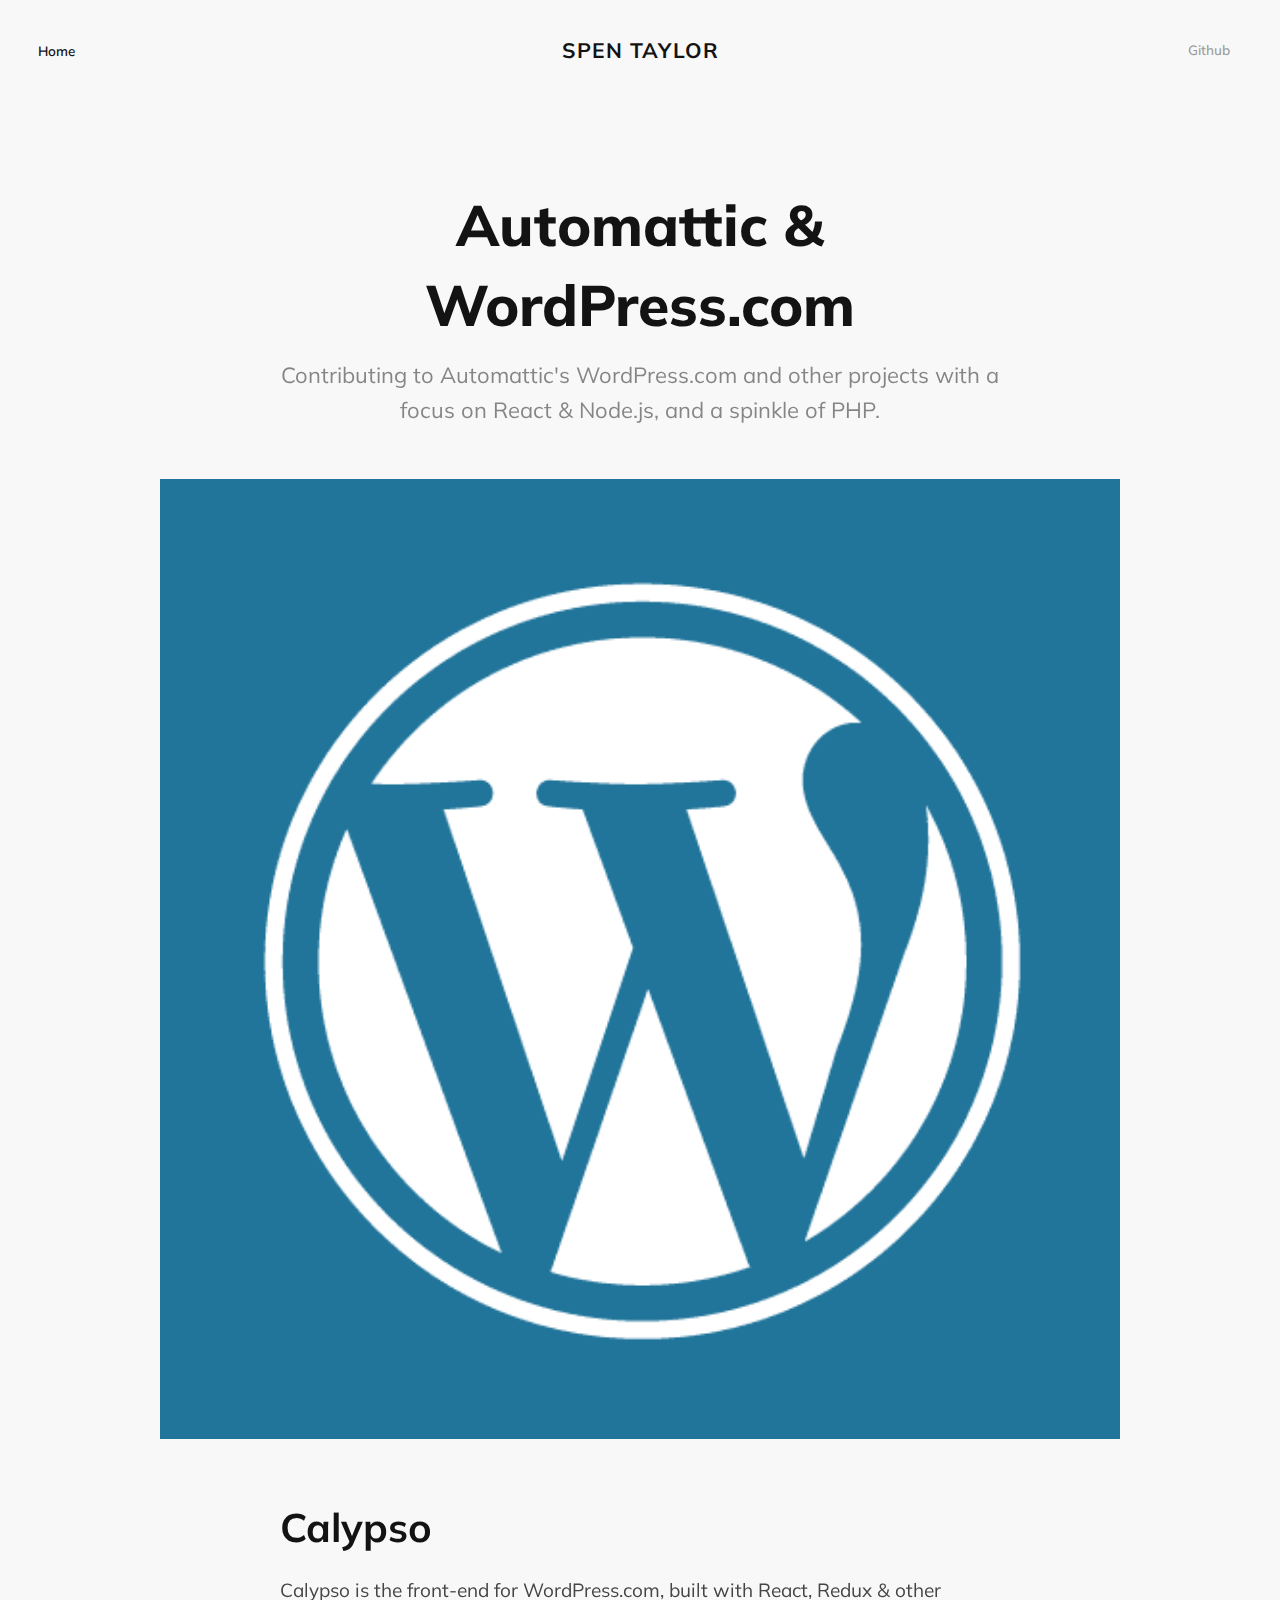
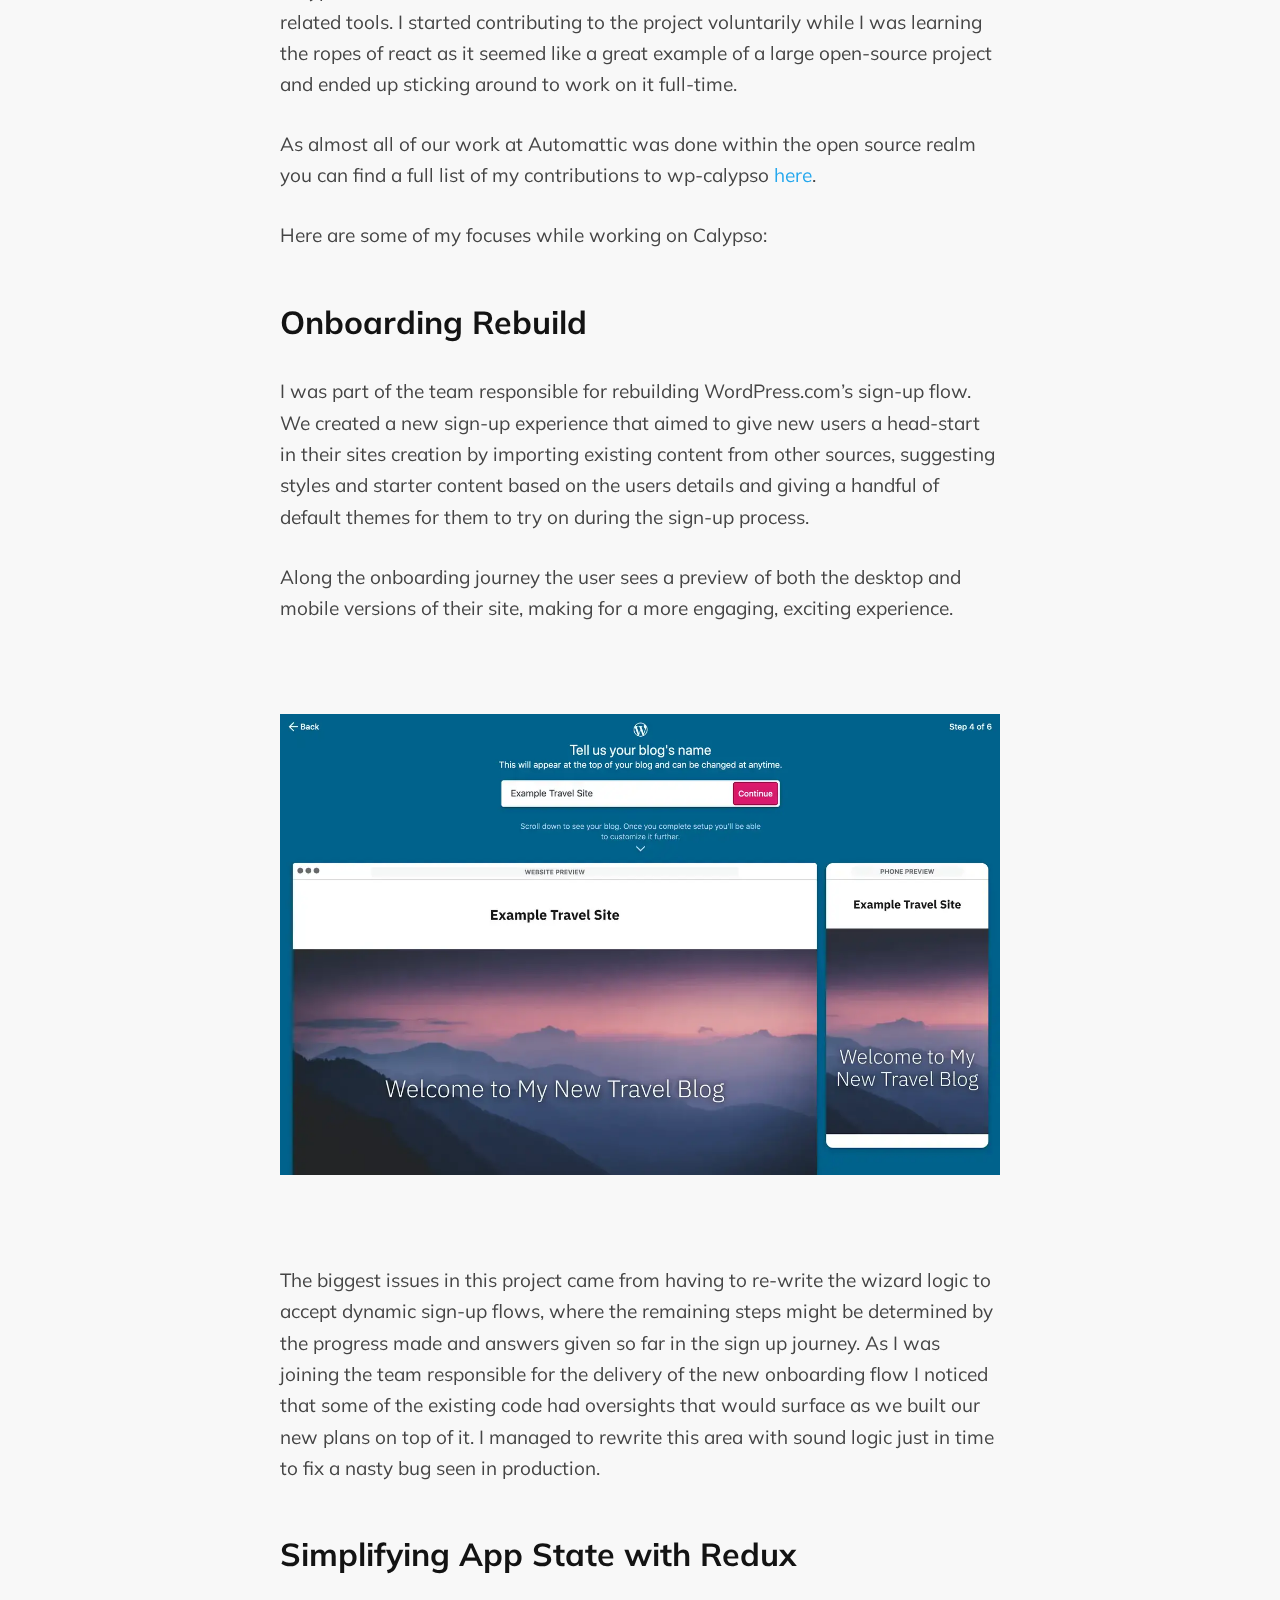
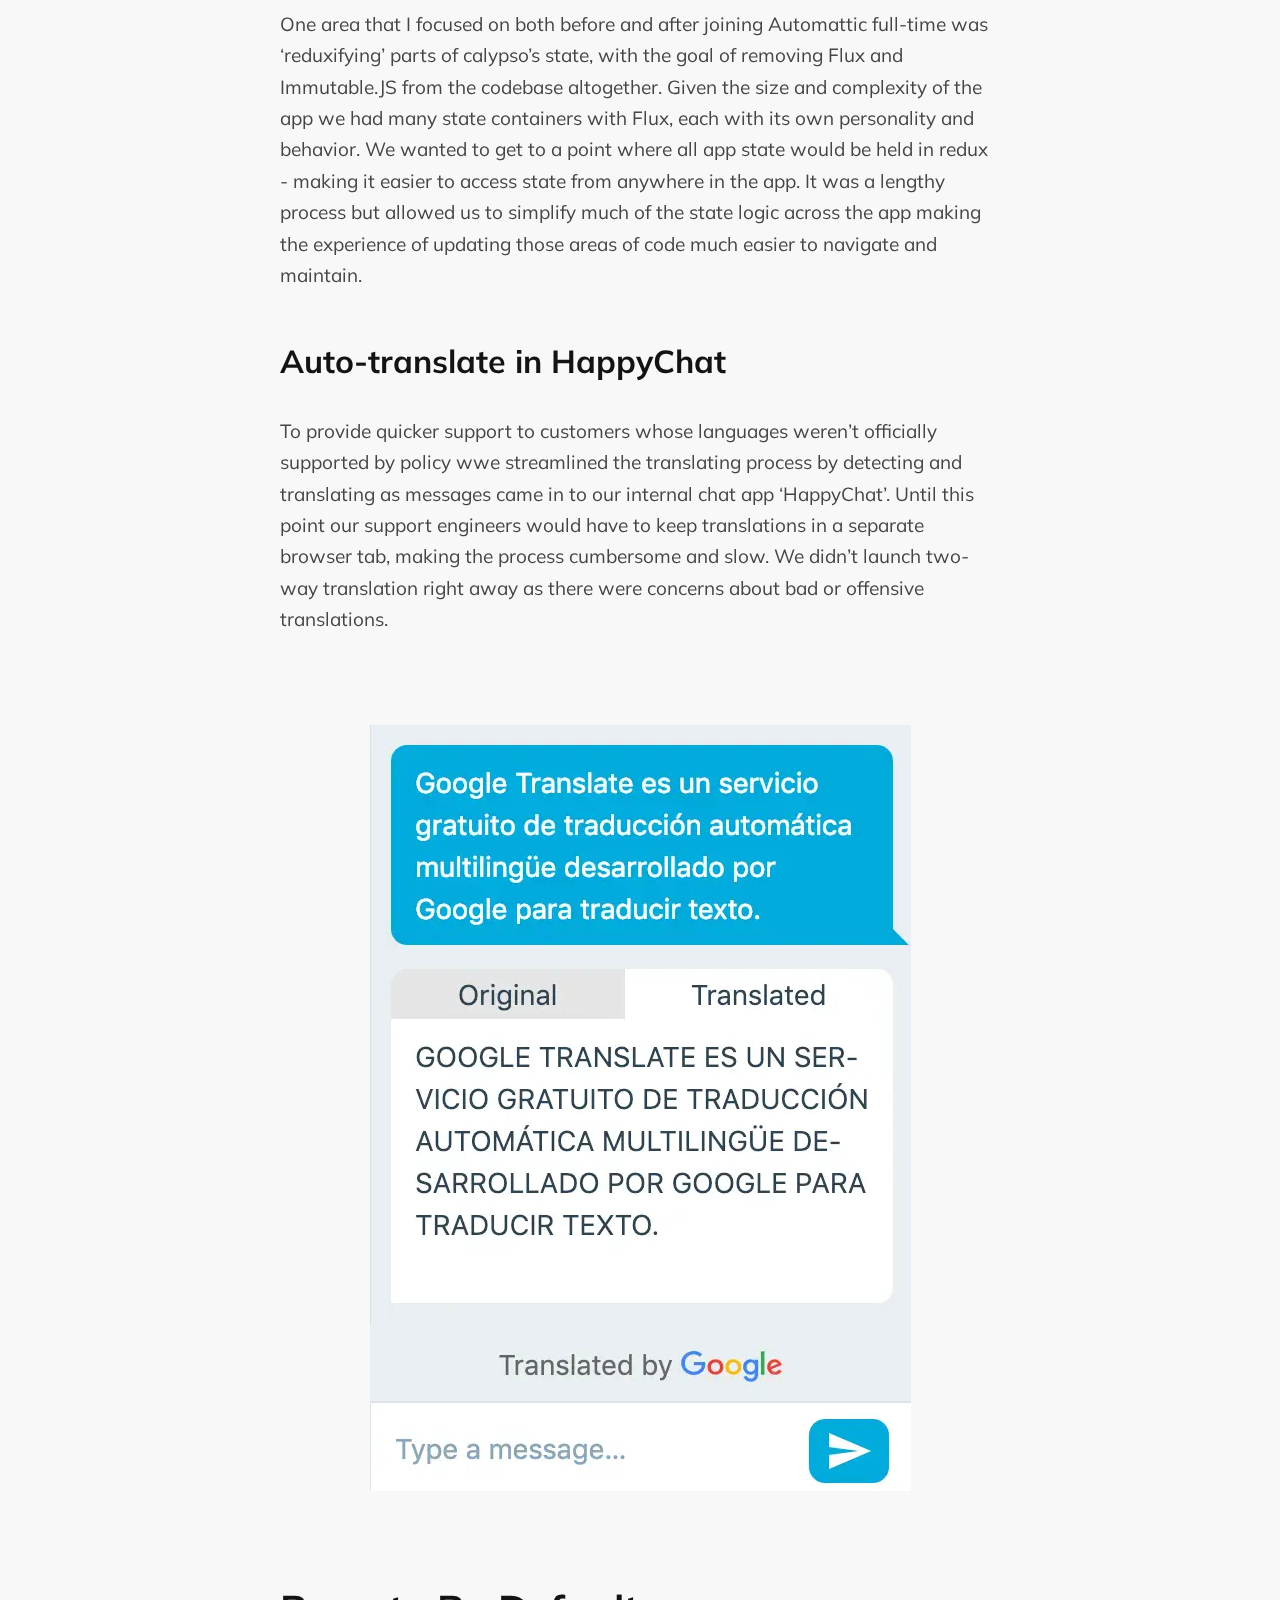
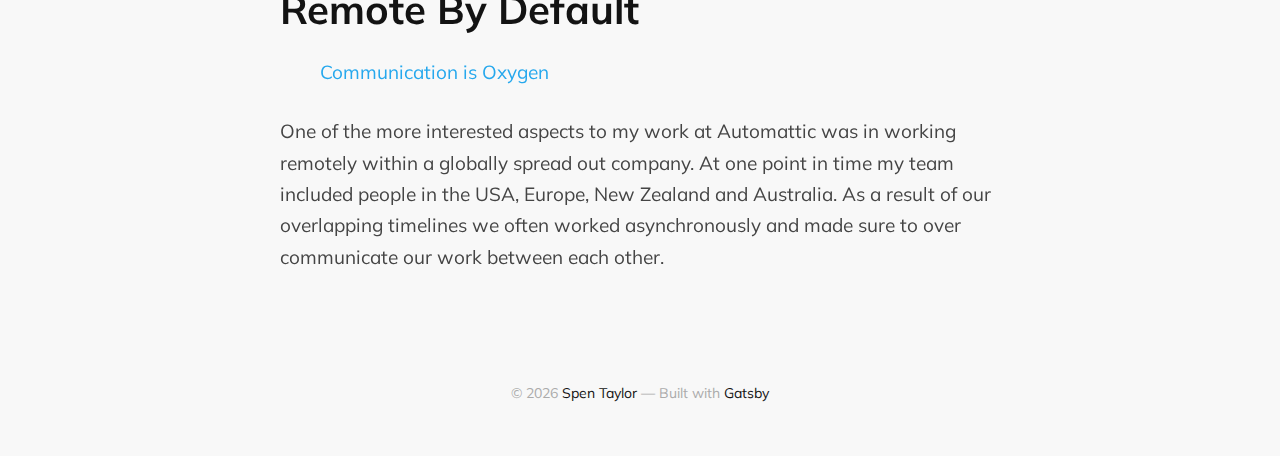
<file: wordpress/index.html>
<!DOCTYPE html><html lang="en"><head><meta charSet="utf-8"/><meta http-equiv="x-ua-compatible" content="ie=edge"/><meta name="viewport" content="width=device-width, initial-scale=1, shrink-to-fit=no"/><style data-href="/styles.04c933d02298eab9406f.css">@import url(https://fonts.googleapis.com/css?family=Muli:400,400i,600,700,700i,800&display=swap);@font-face{font-family:Montserrat;font-style:normal;font-display:swap;font-weight:100;src:local("Montserrat Thin "),local("Montserrat-Thin"),url(/static/montserrat-latin-100-4124805c0503dbfe42dd67d7f5715964.woff2) format("woff2"),url(/static/montserrat-latin-100-c8fb2f714bbc7bc3e8dfffa916b286dc.woff) format("woff")}@font-face{font-family:Montserrat;font-style:italic;font-display:swap;font-weight:100;src:local("Montserrat Thin italic"),local("Montserrat-Thinitalic"),url(/static/montserrat-latin-100italic-e4bf47bd171a9b2a72dd84c58bf90edf.woff2) format("woff2"),url(/static/montserrat-latin-100italic-d1f3f2d02ee4d7d2d4b1ad865014f189.woff) format("woff")}@font-face{font-family:Montserrat;font-style:normal;font-display:swap;font-weight:200;src:local("Montserrat Extra Light "),local("Montserrat-Extra Light"),url(/static/montserrat-latin-200-444ae007121264bc1969d49b4031f9b2.woff2) format("woff2"),url(/static/montserrat-latin-200-edbce16a90aa22c297a0307b85789837.woff) format("woff")}@font-face{font-family:Montserrat;font-style:italic;font-display:swap;font-weight:200;src:local("Montserrat Extra Light italic"),local("Montserrat-Extra Lightitalic"),url(/static/montserrat-latin-200italic-f316c5d1ec40f3e68654c3f38b3999f3.woff2) format("woff2"),url(/static/montserrat-latin-200italic-d7bbb730d9b5e11720b3eb32326dcca7.woff) format("woff")}@font-face{font-family:Montserrat;font-style:normal;font-display:swap;font-weight:300;src:local("Montserrat Light "),local("Montserrat-Light"),url(/static/montserrat-latin-300-0a7c6df06e85d978d096d4d18fd8d43d.woff2) format("woff2"),url(/static/montserrat-latin-300-5e86df2cad22d2ef2b03516334afae5e.woff) format("woff")}@font-face{font-family:Montserrat;font-style:italic;font-display:swap;font-weight:300;src:local("Montserrat Light italic"),local("Montserrat-Lightitalic"),url(/static/montserrat-latin-300italic-c076c4892bc7a4be7b9097e97a35012d.woff2) format("woff2"),url(/static/montserrat-latin-300italic-37c74a8d2d0d36a0a2c6e9a37ee15b0c.woff) format("woff")}@font-face{font-family:Montserrat;font-style:normal;font-display:swap;font-weight:400;src:local("Montserrat Regular "),local("Montserrat-Regular"),url(/static/montserrat-latin-400-501ce09c42716a2f6e1503a25eb174c9.woff2) format("woff2"),url(/static/montserrat-latin-400-f29d2b8559699b6beb5b29b25b8bc572.woff) format("woff")}@font-face{font-family:Montserrat;font-style:italic;font-display:swap;font-weight:400;src:local("Montserrat Regular italic"),local("Montserrat-Regularitalic"),url(/static/montserrat-latin-400italic-882908d9950d9c86ebd380877f293d95.woff2) format("woff2"),url(/static/montserrat-latin-400italic-22e7b04e5f2a901d49d4d342315a715a.woff) format("woff")}@font-face{font-family:Montserrat;font-style:normal;font-display:swap;font-weight:500;src:local("Montserrat Medium "),local("Montserrat-Medium"),url(/static/montserrat-latin-500-f0f2716c5fe401d175b88715e7d28685.woff2) format("woff2"),url(/static/montserrat-latin-500-991b453bf90a0980e78966d2af7e3d3a.woff) format("woff")}@font-face{font-family:Montserrat;font-style:italic;font-display:swap;font-weight:500;src:local("Montserrat Medium italic"),local("Montserrat-Mediumitalic"),url(/static/montserrat-latin-500italic-4590ebba421b3288c305305d7fa7b504.woff2) format("woff2"),url(/static/montserrat-latin-500italic-f3d41e4cdcc2314e49ddcea751d6f87f.woff) format("woff")}@font-face{font-family:Montserrat;font-style:normal;font-display:swap;font-weight:600;src:local("Montserrat SemiBold "),local("Montserrat-SemiBold"),url(/static/montserrat-latin-600-15c24f7109941777774ddd2c636c6a50.woff2) format("woff2"),url(/static/montserrat-latin-600-f6dc6096f48956908c1787d9a722570a.woff) format("woff")}@font-face{font-family:Montserrat;font-style:italic;font-display:swap;font-weight:600;src:local("Montserrat SemiBold italic"),local("Montserrat-SemiBolditalic"),url(/static/montserrat-latin-600italic-6d10b80529d5c36c7c09fca7193af0fc.woff2) format("woff2"),url(/static/montserrat-latin-600italic-02c4833312d94b1b0866f073023a250e.woff) format("woff")}@font-face{font-family:Montserrat;font-style:normal;font-display:swap;font-weight:700;src:local("Montserrat Bold "),local("Montserrat-Bold"),url(/static/montserrat-latin-700-79982cd1f74c6fa7451bf9b37ead09ff.woff2) format("woff2"),url(/static/montserrat-latin-700-957e93fbbe131a59791cd820d98b7109.woff) format("woff")}@font-face{font-family:Montserrat;font-style:italic;font-display:swap;font-weight:700;src:local("Montserrat Bold italic"),local("Montserrat-Bolditalic"),url(/static/montserrat-latin-700italic-283438e9577fe6a684466bb100e105ec.woff2) format("woff2"),url(/static/montserrat-latin-700italic-ca627c5ccc65cf80c2ecaea44b997de9.woff) format("woff")}@font-face{font-family:Montserrat;font-style:normal;font-display:swap;font-weight:800;src:local("Montserrat ExtraBold "),local("Montserrat-ExtraBold"),url(/static/montserrat-latin-800-35386154b78d046218fc8f88a44ff515.woff2) format("woff2"),url(/static/montserrat-latin-800-756655905d91b77960888262e7d58d35.woff) format("woff")}@font-face{font-family:Montserrat;font-style:italic;font-display:swap;font-weight:800;src:local("Montserrat ExtraBold italic"),local("Montserrat-ExtraBolditalic"),url(/static/montserrat-latin-800italic-e1b52a7bd83e2324db6d92bdc206844c.woff2) format("woff2"),url(/static/montserrat-latin-800italic-a69f0add9d86c1a84311d7dd8693ba4a.woff) format("woff")}@font-face{font-family:Montserrat;font-style:normal;font-display:swap;font-weight:900;src:local("Montserrat Black "),local("Montserrat-Black"),url(/static/montserrat-latin-900-260c2ea3ef57feb82251952e605a36d5.woff2) format("woff2"),url(/static/montserrat-latin-900-186cae8091da578150d81958e217714a.woff) format("woff")}@font-face{font-family:Montserrat;font-style:italic;font-display:swap;font-weight:900;src:local("Montserrat Black italic"),local("Montserrat-Blackitalic"),url(/static/montserrat-latin-900italic-d785fb9fc74588ffb7f306799709a97d.woff2) format("woff2"),url(/static/montserrat-latin-900italic-43b527fe77254f97ea36e2b54e845ec4.woff) format("woff")}@font-face{font-family:Merriweather;font-style:normal;font-display:swap;font-weight:300;src:local("Merriweather Light "),local("Merriweather-Light"),url(/static/merriweather-latin-300-b1158cfcd4aacb9d8fb61625e37af46a.woff2) format("woff2"),url(/static/merriweather-latin-300-cc7de05e166e90320d7d896e0f72a19d.woff) format("woff")}@font-face{font-family:Merriweather;font-style:italic;font-display:swap;font-weight:300;src:local("Merriweather Light italic"),local("Merriweather-Lightitalic"),url(/static/merriweather-latin-300italic-8fe52a48089d6ebe46db0b8e7cc66263.woff2) format("woff2"),url(/static/merriweather-latin-300italic-e1331f5397c2a673f9d3765138debdb5.woff) format("woff")}@font-face{font-family:Merriweather;font-style:normal;font-display:swap;font-weight:400;src:local("Merriweather Regular "),local("Merriweather-Regular"),url(/static/merriweather-latin-400-8276fdb72ae8f4714d4e6eba704cc39f.woff2) format("woff2"),url(/static/merriweather-latin-400-69f09800f4f6479d06e44eba837df872.woff) format("woff")}@font-face{font-family:Merriweather;font-style:italic;font-display:swap;font-weight:400;src:local("Merriweather Regular italic"),local("Merriweather-Regularitalic"),url(/static/merriweather-latin-400italic-3a9be9ea9f7aa4af6de7307df21d9fc0.woff2) format("woff2"),url(/static/merriweather-latin-400italic-d76079ed7541a433a54f79316de086e9.woff) format("woff")}@font-face{font-family:Merriweather;font-style:normal;font-display:swap;font-weight:700;src:local("Merriweather Bold "),local("Merriweather-Bold"),url(/static/merriweather-latin-700-fa534be7ffa380e39a7f6e03bf9a5e03.woff2) format("woff2"),url(/static/merriweather-latin-700-ba56ea84b8084b7ff9677f50d3cd81bd.woff) format("woff")}@font-face{font-family:Merriweather;font-style:italic;font-display:swap;font-weight:700;src:local("Merriweather Bold italic"),local("Merriweather-Bolditalic"),url(/static/merriweather-latin-700italic-1ef5edaaa20ae53ea50399884c5e48c6.woff2) format("woff2"),url(/static/merriweather-latin-700italic-534bc9e7ce93c73d73426e46acd78092.woff) format("woff")}@font-face{font-family:Merriweather;font-style:normal;font-display:swap;font-weight:900;src:local("Merriweather Black "),local("Merriweather-Black"),url(/static/merriweather-latin-900-7528fb70e8a4a82c7305e72ff43ac25f.woff2) format("woff2"),url(/static/merriweather-latin-900-3799b6e2f5ed3fcccf9d7a708d7419fa.woff) format("woff")}@font-face{font-family:Merriweather;font-style:italic;font-display:swap;font-weight:900;src:local("Merriweather Black italic"),local("Merriweather-Blackitalic"),url(/static/merriweather-latin-900italic-e1b4d2aaa78e12ad84aaf8a56321e4c2.woff2) format("woff2"),url(/static/merriweather-latin-900italic-2ae22f731b3424e8dbb4b37f7ca6e708.woff) format("woff")}@font-face{font-family:Nunito;font-style:normal;font-display:swap;font-weight:200;src:local("Nunito Extra Light "),local("Nunito-Extra Light"),url(/static/nunito-latin-200-2a4f4b0a3646be9d8560178ebc4306e5.woff2) format("woff2"),url(/static/nunito-latin-200-249c20ee4450b15795cdde4cbb5f38d8.woff) format("woff")}@font-face{font-family:Nunito;font-style:italic;font-display:swap;font-weight:200;src:local("Nunito Extra Light italic"),local("Nunito-Extra Lightitalic"),url(/static/nunito-latin-200italic-89ba5530f3b2c751f2a49e25f31e3f15.woff2) format("woff2"),url(/static/nunito-latin-200italic-67d3d63c0ac28ccbc0c0fcbda8e66e04.woff) format("woff")}@font-face{font-family:Nunito;font-style:normal;font-display:swap;font-weight:300;src:local("Nunito Light "),local("Nunito-Light"),url(/static/nunito-latin-300-895205e22ad7d4d866df7102352077cd.woff2) format("woff2"),url(/static/nunito-latin-300-cad1324b066f52f764cf080d9244c8b2.woff) format("woff")}@font-face{font-family:Nunito;font-style:italic;font-display:swap;font-weight:300;src:local("Nunito Light italic"),local("Nunito-Lightitalic"),url(/static/nunito-latin-300italic-f4a613c73f19da60cf08aa42b2a9249b.woff2) format("woff2"),url(/static/nunito-latin-300italic-1fde36925a8493f45651815dd89d22a7.woff) format("woff")}@font-face{font-family:Nunito;font-style:normal;font-display:swap;font-weight:400;src:local("Nunito Regular "),local("Nunito-Regular"),url(/static/nunito-latin-400-de6068bf97f40206af0b062e262e6213.woff2) format("woff2"),url(/static/nunito-latin-400-6386ba6af7b7a5480eb5efda82ff803c.woff) format("woff")}@font-face{font-family:Nunito;font-style:italic;font-display:swap;font-weight:400;src:local("Nunito Regular italic"),local("Nunito-Regularitalic"),url(/static/nunito-latin-400italic-6ca737afe5cef0c0a9c9bbfec4e398ff.woff2) format("woff2"),url(/static/nunito-latin-400italic-ef2e2a0d9dd85cf89526d1f27f8fbbef.woff) format("woff")}@font-face{font-family:Nunito;font-style:normal;font-display:swap;font-weight:600;src:local("Nunito SemiBold "),local("Nunito-SemiBold"),url(/static/nunito-latin-600-b10ecee279e3a8d11d5ec3193b68d8bf.woff2) format("woff2"),url(/static/nunito-latin-600-c3de23017bcb95715e6eb11dd6a10fc5.woff) format("woff")}@font-face{font-family:Nunito;font-style:italic;font-display:swap;font-weight:600;src:local("Nunito SemiBold italic"),local("Nunito-SemiBolditalic"),url(/static/nunito-latin-600italic-97d4f64b213f3e5163827754c213bb4e.woff2) format("woff2"),url(/static/nunito-latin-600italic-4f62b81ff327bd0ffadcb7b82e6c13b2.woff) format("woff")}@font-face{font-family:Nunito;font-style:normal;font-display:swap;font-weight:700;src:local("Nunito Bold "),local("Nunito-Bold"),url(/static/nunito-latin-700-91ae827aa880d02ea567979add1da58c.woff2) format("woff2"),url(/static/nunito-latin-700-623f5ed42b0b347fb4531ded4e4b57a2.woff) format("woff")}@font-face{font-family:Nunito;font-style:italic;font-display:swap;font-weight:700;src:local("Nunito Bold italic"),local("Nunito-Bolditalic"),url(/static/nunito-latin-700italic-b94caac4c88b1fe6c4faf6256646f42e.woff2) format("woff2"),url(/static/nunito-latin-700italic-3aabf345871453097c2d8762411d187e.woff) format("woff")}@font-face{font-family:Nunito;font-style:normal;font-display:swap;font-weight:800;src:local("Nunito ExtraBold "),local("Nunito-ExtraBold"),url(/static/nunito-latin-800-36e4c9b478c2e2adb339a76d819eed7e.woff2) format("woff2"),url(/static/nunito-latin-800-33c733aff58ea08126616f346cbf4f4a.woff) format("woff")}@font-face{font-family:Nunito;font-style:italic;font-display:swap;font-weight:800;src:local("Nunito ExtraBold italic"),local("Nunito-ExtraBolditalic"),url(/static/nunito-latin-800italic-0f20328772c0d84250ef397c129607fb.woff2) format("woff2"),url(/static/nunito-latin-800italic-672d2afe4f40a766e46ff95379550c4f.woff) format("woff")}@font-face{font-family:Nunito;font-style:normal;font-display:swap;font-weight:900;src:local("Nunito Black "),local("Nunito-Black"),url(/static/nunito-latin-900-b296e05d0932e16d500b753becdb338e.woff2) format("woff2"),url(/static/nunito-latin-900-cbf4339e858edf2b14d20140b2887343.woff) format("woff")}@font-face{font-family:Nunito;font-style:italic;font-display:swap;font-weight:900;src:local("Nunito Black italic"),local("Nunito-Blackitalic"),url(/static/nunito-latin-900italic-ae87e7b4e2d3825919b9bc6c82039b80.woff2) format("woff2"),url(/static/nunito-latin-900italic-602859bd469800c6205701f5a16b1a1b.woff) format("woff")}@font-face{font-family:Alegreya;font-style:normal;font-display:swap;font-weight:400;src:local("Alegreya Regular "),local("Alegreya-Regular"),url(/static/alegreya-latin-400-1bf2b206adf8f7b46ba5f3b357c38672.woff2) format("woff2"),url(/static/alegreya-latin-400-c86584ca67d3fd1db92b041bdade2d78.woff) format("woff")}@font-face{font-family:Alegreya;font-style:italic;font-display:swap;font-weight:400;src:local("Alegreya Regular italic"),local("Alegreya-Regularitalic"),url(/static/alegreya-latin-400italic-dd74c0c256a81a250d6e3886b9e576ff.woff2) format("woff2"),url(/static/alegreya-latin-400italic-a49f843b91685923c469edf47e389897.woff) format("woff")}@font-face{font-family:Alegreya;font-style:normal;font-display:swap;font-weight:500;src:local("Alegreya Medium "),local("Alegreya-Medium"),url(/static/alegreya-latin-500-38edb27697d76919c232e44a14f21805.woff2) format("woff2"),url(/static/alegreya-latin-500-d6e3582f71a17711906ef026116c4ab8.woff) format("woff")}@font-face{font-family:Alegreya;font-style:italic;font-display:swap;font-weight:500;src:local("Alegreya Medium italic"),local("Alegreya-Mediumitalic"),url(/static/alegreya-latin-500italic-69548089fb89e6b6703333635dc8fd80.woff2) format("woff2"),url(/static/alegreya-latin-500italic-4d6db4854825588a9c40fc5e38468f11.woff) format("woff")}@font-face{font-family:Alegreya;font-style:normal;font-display:swap;font-weight:700;src:local("Alegreya Bold "),local("Alegreya-Bold"),url(/static/alegreya-latin-700-91067660668c2a50e1aebb1217eb4f04.woff2) format("woff2"),url(/static/alegreya-latin-700-c5c37be8855af831b8fa6227b7ee3a5b.woff) format("woff")}@font-face{font-family:Alegreya;font-style:italic;font-display:swap;font-weight:700;src:local("Alegreya Bold italic"),local("Alegreya-Bolditalic"),url(/static/alegreya-latin-700italic-e70abe4ad4049340e81a8cf9695921af.woff2) format("woff2"),url(/static/alegreya-latin-700italic-073d22cc1d7520b69b85236f83161fa6.woff) format("woff")}@font-face{font-family:Alegreya;font-style:normal;font-display:swap;font-weight:800;src:local("Alegreya ExtraBold "),local("Alegreya-ExtraBold"),url(/static/alegreya-latin-800-39d285c315bdce1f4e7a58776c8acb9d.woff2) format("woff2"),url(/static/alegreya-latin-800-e8b0a8bf5d8f66816145e3f26d1ae9eb.woff) format("woff")}@font-face{font-family:Alegreya;font-style:italic;font-display:swap;font-weight:800;src:local("Alegreya ExtraBold italic"),local("Alegreya-ExtraBolditalic"),url(/static/alegreya-latin-800italic-ff56d77b0d1a8f985ddf77055665fe42.woff2) format("woff2"),url(/static/alegreya-latin-800italic-7c8d918914d7a37942de5b36ecc33308.woff) format("woff")}@font-face{font-family:Alegreya;font-style:normal;font-display:swap;font-weight:900;src:local("Alegreya Black "),local("Alegreya-Black"),url(/static/alegreya-latin-900-84778a160e316a689dbca4302865a6ac.woff2) format("woff2"),url(/static/alegreya-latin-900-69942dd6ac75dbf15630b9696f466052.woff) format("woff")}@font-face{font-family:Alegreya;font-style:italic;font-display:swap;font-weight:900;src:local("Alegreya Black italic"),local("Alegreya-Blackitalic"),url(/static/alegreya-latin-900italic-a503a455b9124bf279832270f597ff59.woff2) format("woff2"),url(/static/alegreya-latin-900italic-1acd008a03ab951841d9615bf7be9b36.woff) format("woff")}


/*! normalize.css v8.0.1 | MIT License | github.com/necolas/normalize.css */html{line-height:1.15}body{margin:0}main{display:block}strong{font-weight:bolder}button,input{font-family:inherit;font-size:100%;line-height:1.15;overflow:visible}[type=button],[type=reset],[type=submit],button{-webkit-appearance:button}[type=button]::-moz-focus-inner,[type=reset]::-moz-focus-inner,[type=submit]::-moz-focus-inner,button::-moz-focus-inner{border-style:none;padding:0}[type=button]:-moz-focusring,[type=reset]:-moz-focusring,[type=submit]:-moz-focusring,button:-moz-focusring{outline:1px dotted ButtonText}legend{color:inherit;display:table;max-width:100%;white-space:normal}[type=checkbox],[type=radio],legend{-webkit-box-sizing:border-box;box-sizing:border-box}[type=checkbox],[type=radio]{padding:0}[type=number]::-webkit-inner-spin-button,[type=number]::-webkit-outer-spin-button{height:auto}[type=search]{-webkit-appearance:textfield;outline-offset:-2px}[type=search]::-webkit-search-decoration{-webkit-appearance:none}::-webkit-file-upload-button{-webkit-appearance:button;font:inherit}summary{display:list-item}[hidden],template{display:none}

/*! normalize-opentype.css v0.2.4 | MIT License | kennethormandy.com/journal/normalize-opentype-css */::-moz-selection{color:inherit;text-shadow:inherit;background-color:#accef7}::selection{color:inherit;text-shadow:inherit;background-color:#accef7}body,html{-webkit-font-feature-settings:"kern" 1,"liga" 1,"calt" 1,"pnum" 1,"tnum" 0,"onum" 1,"lnum" 0,"dlig" 0;font-feature-settings:"kern" 1,"liga" 1,"calt" 1,"pnum" 1,"tnum" 0,"onum" 1,"lnum" 0,"dlig" 0}h1,h2,h3{-webkit-font-feature-settings:"kern" 1,"liga" 1,"calt" 1,"pnum" 1,"tnum" 0,"onum" 1,"lnum" 0,"dlig" 1;font-feature-settings:"kern" 1,"liga" 1,"calt" 1,"pnum" 1,"tnum" 0,"onum" 1,"lnum" 0,"dlig" 1}input[type=color],input[type=date],input[type=datetime-local],input[type=datetime],input[type=number],input[type=range],input[type=tel],input[type=week]{-webkit-font-feature-settings:"kern" 0,"liga" 1,"calt" 1,"pnum" 1,"tnum" 0,"onum" 0,"lnum" 1,"zero" 0;font-feature-settings:"kern" 0,"liga" 1,"calt" 1,"pnum" 1,"tnum" 0,"onum" 0,"lnum" 1,"zero" 0}caption{-webkit-font-feature-settings:"kern" 1,"liga" 1,"calt" 1,"pnum" 0,"tnum" 1,"onum" 0,"lnum" 1,"zero" 1;font-feature-settings:"kern" 1,"liga" 1,"calt" 1,"pnum" 0,"tnum" 1,"onum" 0,"lnum" 1,"zero" 1}a,acronym,article,body,canvas,caption,dfn,div,figcaption,footer,h1,h2,h3,header,html,ins,legend,li,menu,nav,object,p,s,section,span,strong,summary,ul{margin:0;padding:0;border:0;font:inherit;font-size:100%;vertical-align:baseline}body{line-height:1}ul{list-style:none}html{-webkit-box-sizing:border-box;box-sizing:border-box;font-family:sans-serif;-ms-text-size-adjust:100%;-webkit-text-size-adjust:100%}*,:after,:before{-webkit-box-sizing:inherit;box-sizing:inherit}a{background-color:transparent}a:active,a:hover{outline:0}strong{font-weight:700}dfn{font-style:italic}h1{margin:.67em 0;font-size:2em}button,input{margin:0;color:inherit;font:inherit}button{overflow:visible;border:none;text-transform:none}button,html input[type=button],input[type=reset],input[type=submit]{cursor:pointer;-webkit-appearance:button}button[disabled],html input[disabled]{cursor:default}button::-moz-focus-inner,input::-moz-focus-inner{padding:0;border:0}input{line-height:normal}input:focus{outline:none}input[type=checkbox],input[type=radio]{-webkit-box-sizing:border-box;box-sizing:border-box;padding:0}input[type=number]::-webkit-inner-spin-button,input[type=number]::-webkit-outer-spin-button{height:auto}input[type=search]{-webkit-box-sizing:content-box;box-sizing:content-box;-webkit-appearance:textfield}input[type=search]::-webkit-search-cancel-button,input[type=search]::-webkit-search-decoration{-webkit-appearance:none}legend{padding:0;border:0}html{overflow-y:scroll;font-size:62.5%;-webkit-tap-highlight-color:rgba(0,0,0,0)}body,html{overflow-x:hidden}body{color:#454545;font-family:-apple-system,BlinkMacSystemFont,Segoe UI,Roboto,Oxygen,Ubuntu,Cantarell,Open Sans,Helvetica Neue,sans-serif;font-size:1.5rem;line-height:1.6em;font-weight:400;font-style:normal;letter-spacing:0;text-rendering:optimizeLegibility;background:#fff;-webkit-font-smoothing:antialiased;-moz-osx-font-smoothing:grayscale;-moz-font-feature-settings:"liga" on}::-moz-selection{text-shadow:none;background:#cbeafb}::selection{text-shadow:none;background:#cbeafb}canvas{vertical-align:middle}p{margin:0 0 1.5em}a{color:#26a8ed;text-decoration:none;-webkit-transition:.4s ease;transition:.4s ease}a:hover{text-decoration:underline;-webkit-transition:.2s ease;transition:.2s ease}h1,h2,h3{margin-top:0;line-height:1.4;font-weight:700;text-rendering:optimizeLegibility}h1{margin:0 0 .5em;font-size:5.7rem;font-weight:800}@media (max-width:500px){h1{font-size:2.7rem}}h2{margin:1.5em 0 .5em;font-size:4rem}@media (max-width:500px){h2{font-size:2rem}}h3{margin:1.5em 0 1em;font-size:3.2rem}@media (max-width:500px){h3{font-size:1.8rem}}.kg-image{max-width:100%;width:100%}ul{margin:0 0 2rem;padding-left:1.3em;padding-right:1.5em}ul ul{margin:.5em 0 1em}ul{list-style:disc;max-width:100%}li{margin:.5em 0;padding-left:.3em;line-height:1.6em}input[type=email],input[type=password],input[type=search],input[type=tel],input[type=text],input[type=url]{background:#f8f8f8;border-radius:.5rem;border:1px solid #ddd;color:inherit;display:block;outline:0;padding:0 .6em;text-decoration:none;width:100%}input[type=email]:invalid,input[type=password]:invalid,input[type=search]:invalid,input[type=tel]:invalid,input[type=text]:invalid,input[type=url]:invalid{-webkit-box-shadow:none;box-shadow:none}input[type=email]:focus,input[type=password]:focus,input[type=search]:focus,input[type=tel]:focus,input[type=text]:focus,input[type=url]:focus{border-color:#3eb0ef;-webkit-box-shadow:0 0 0 1px #3eb0ef;box-shadow:0 0 0 1px #3eb0ef}input[type=email],input[type=password],input[type=search],input[type=tel],input[type=text],input[type=url]{height:4rem}input[type=checkbox],input[type=radio]{display:block;margin-right:-2em;opacity:0;width:1em;z-index:-1}.button,button,input[type=button],input[type=reset],input[type=submit]{display:inline-block;height:4rem;padding:0 2rem;border:0;border-radius:.5rem;cursor:pointer;font-family:Muli,sans-serif;font-size:1.4rem;font-weight:400;line-height:4rem;text-align:center;text-decoration:none;white-space:nowrap;-webkit-appearance:none;-moz-appearance:none;appearance:none;-webkit-transition:.4s ease;transition:.4s ease}.button:disabled,button:disabled,input[type=button]:disabled,input[type=reset]:disabled,input[type=submit]:disabled{pointer-events:none;opacity:.4}.button,button,input[type=button],input[type=reset],input[type=submit]{color:#3eb0ef!important;background-color:transparent;-webkit-box-shadow:inset 0 0 0 2px #3eb0ef;box-shadow:inset 0 0 0 2px #3eb0ef}.button:hover,button:hover,input[type=button]:hover,input[type=reset]:hover,input[type=submit]:hover{text-decoration:none;color:#118dd0!important;-webkit-box-shadow:inset 0 0 0 2px #139de7;box-shadow:inset 0 0 0 2px #139de7;-webkit-transition:.2s ease;transition:.2s ease}.hamburger{display:-webkit-box;display:-ms-flexbox;display:flex;overflow:visible;margin:0;padding:2px 0;border:0;color:inherit;font:inherit;text-transform:none;background-color:transparent;cursor:pointer;-webkit-transition:opacity .15s linear,-webkit-filter .15s linear;transition:opacity .15s linear,-webkit-filter .15s linear;transition:opacity .15s linear,filter .15s linear;transition:opacity .15s linear,filter .15s linear,-webkit-filter .15s linear}.hamburger-box{position:relative;display:inline-block;width:20px;height:13px}.hamburger-inner{top:50%;display:block;margin-top:-2px}.hamburger-inner,.hamburger-inner:after,.hamburger-inner:before{position:absolute;width:20px;height:1px;background-color:#ababab;border-radius:4px;-webkit-transition:-webkit-transform .15s ease;transition:-webkit-transform .15s ease;transition:transform .15s ease;transition:transform .15s ease,-webkit-transform .15s ease}.hamburger-inner:after,.hamburger-inner:before{content:"";display:block}.hamburger-inner:before{top:-6px}.hamburger-inner:after{bottom:-6px}.hamburger--collapse .hamburger-inner{top:auto;bottom:0;-webkit-transition-delay:.15s;transition-delay:.15s;-webkit-transition-timing-function:cubic-bezier(.55,.055,.675,.19);transition-timing-function:cubic-bezier(.55,.055,.675,.19);-webkit-transition-duration:.15s;transition-duration:.15s}.hamburger--collapse .hamburger-inner:after{top:-12px;-webkit-transition:top .3s cubic-bezier(.33333,.66667,.66667,1) .3s,opacity .1s linear;transition:top .3s cubic-bezier(.33333,.66667,.66667,1) .3s,opacity .1s linear}.hamburger--collapse .hamburger-inner:before{-webkit-transition:top .12s cubic-bezier(.33333,.66667,.66667,1) .3s,-webkit-transform .15s cubic-bezier(.55,.055,.675,.19);transition:top .12s cubic-bezier(.33333,.66667,.66667,1) .3s,-webkit-transform .15s cubic-bezier(.55,.055,.675,.19);transition:top .12s cubic-bezier(.33333,.66667,.66667,1) .3s,transform .15s cubic-bezier(.55,.055,.675,.19);transition:top .12s cubic-bezier(.33333,.66667,.66667,1) .3s,transform .15s cubic-bezier(.55,.055,.675,.19),-webkit-transform .15s cubic-bezier(.55,.055,.675,.19)}.site-head-open .hamburger-inner,.site-head-open .hamburger-inner:after,.site-head-open .hamburger-inner:before{background-color:#131313}.site-head-open .hamburger-inner{-webkit-transition-delay:.32s;transition-delay:.32s;-webkit-transition-timing-function:cubic-bezier(.215,.61,.355,1);transition-timing-function:cubic-bezier(.215,.61,.355,1);-webkit-transform:translate3d(0,-6px,0) rotate(-45deg);transform:translate3d(0,-6px,0) rotate(-45deg)}.site-head-open .hamburger-inner:after{top:0;opacity:0;-webkit-transition:top .3s cubic-bezier(.33333,0,.66667,.33333),opacity .1s linear .27s;transition:top .3s cubic-bezier(.33333,0,.66667,.33333),opacity .1s linear .27s}.site-head-open .hamburger-inner:before{top:0;-webkit-transition:top .12s cubic-bezier(.33333,0,.66667,.33333) .18s,-webkit-transform .15s cubic-bezier(.215,.61,.355,1) .42s;transition:top .12s cubic-bezier(.33333,0,.66667,.33333) .18s,-webkit-transform .15s cubic-bezier(.215,.61,.355,1) .42s;transition:top .12s cubic-bezier(.33333,0,.66667,.33333) .18s,transform .15s cubic-bezier(.215,.61,.355,1) .42s;transition:top .12s cubic-bezier(.33333,0,.66667,.33333) .18s,transform .15s cubic-bezier(.215,.61,.355,1) .42s,-webkit-transform .15s cubic-bezier(.215,.61,.355,1) .42s;-webkit-transform:rotate(-90deg);transform:rotate(-90deg)}.transition-fade{-webkit-transition:.25s;transition:.25s;opacity:1;-webkit-animation:slideUp .9s cubic-bezier(.075,.82,.165,1) forwards;animation:slideUp .9s cubic-bezier(.075,.82,.165,1) forwards;-webkit-transform:translate3d(0,4vh,0);transform:translate3d(0,4vh,0)}@-webkit-keyframes slideUp{0%{-webkit-transform:translate3d(0,4vh,0);transform:translate3d(0,4vh,0)}to{-webkit-transform:translateZ(0);transform:translateZ(0)}}@keyframes slideUp{0%{-webkit-transform:translate3d(0,4vh,0);transform:translate3d(0,4vh,0)}to{-webkit-transform:translateZ(0);transform:translateZ(0)}}body{font-family:Muli,sans-serif;background:#f8f8f8;-webkit-transition:background .3s ease-out;transition:background .3s ease-out;-webkit-transition-delay:.25;transition-delay:.25}.site-wrapper{padding:3vw;min-height:100vh}@media (max-width:850px){.site-wrapper{padding:6vw}}.page-head{display:-webkit-box;display:-ms-flexbox;display:flex;-webkit-box-orient:vertical;-webkit-box-direction:normal;-ms-flex-direction:column;flex-direction:column;-webkit-box-align:center;-ms-flex-align:center;align-items:center;-webkit-box-pack:center;-ms-flex-pack:center;justify-content:center;padding:13vw 0;max-width:70%;margin:auto;text-align:center}.page-head-title{margin:0;font-size:4.2rem;color:#131313}@media (max-width:500px){.page-head-title{font-size:2rem}}.site-foot{margin:3vw 0 1vw;text-align:center;color:#ababab;font-size:1.4rem}.site-foot a{color:#131313}.site-head{position:relative;z-index:300;margin-top:-10px;font-size:1.35rem}.site-head-container{-webkit-box-pack:justify;-ms-flex-pack:justify;justify-content:space-between}.site-head-container,.site-head-left{display:-webkit-box;display:-ms-flexbox;display:flex;-webkit-box-align:center;-ms-flex-align:center;align-items:center}.site-head-left{position:relative;z-index:100;margin-right:10px;white-space:nowrap}.nav{display:-webkit-box;display:-ms-flexbox;display:flex;margin:0 0 0 -12px;padding:0;list-style:none}.site-head li{display:block;margin:0;padding:0}.site-head-left a,.site-head-right a{display:block;margin:0;padding:10px 12px;color:#131313;font-weight:600;opacity:.4}.nav-current a,.site-head a:hover{text-decoration:none;opacity:1}.site-head-center{position:absolute;display:-webkit-box;display:-ms-flexbox;display:flex;-webkit-box-pack:center;-ms-flex-pack:center;justify-content:center;width:100%}.site-head-logo{-ms-flex-negative:0;flex-shrink:0;display:block;padding:10px;color:#131313;font-size:2.1rem;line-height:1em;font-weight:700;text-transform:uppercase;letter-spacing:1px}.site-head-logo:hover{text-decoration:none}.site-head-right{position:relative;z-index:100}.site-head-right,.social-links{-ms-flex-negative:0;flex-shrink:0;display:-webkit-box;display:-ms-flexbox;display:flex;-webkit-box-align:center;-ms-flex-align:center;align-items:center}.nav-burger{display:none;position:absolute;left:0;z-index:9999;padding:12px 12px 12px 0}@media (max-width:850px){.site-head{padding:0}.nav-burger{display:block}.site-head-container{-webkit-box-orient:vertical;-webkit-box-direction:normal;-ms-flex-direction:column;flex-direction:column;-webkit-box-pack:start;-ms-flex-pack:start;justify-content:flex-start;height:40px;background:hsla(0,0%,100%,0);z-index:-1;-webkit-transition:all .4s ease-out;transition:all .4s ease-out;overflow:hidden}.site-head-left,.site-head-right{position:relative;z-index:-1;height:auto;-webkit-transition:height .2s cubic-bezier(.4,.01,.165,.99);transition:height .2s cubic-bezier(.4,.01,.165,.99);-webkit-transition-delay:1s;transition-delay:1s}.site-head-left a,.site-head-right a{margin:8px 0;padding:1px 0;font-size:2.6rem;line-height:1.15em;font-weight:200;opacity:0;-webkit-transition:opacity .2s cubic-bezier(.4,.01,.165,.99),-webkit-transform .3s cubic-bezier(.4,.01,.165,.99);transition:opacity .2s cubic-bezier(.4,.01,.165,.99),-webkit-transform .3s cubic-bezier(.4,.01,.165,.99);transition:transform .3s cubic-bezier(.4,.01,.165,.99),opacity .2s cubic-bezier(.4,.01,.165,.99);transition:transform .3s cubic-bezier(.4,.01,.165,.99),opacity .2s cubic-bezier(.4,.01,.165,.99),-webkit-transform .3s cubic-bezier(.4,.01,.165,.99);-webkit-transform:scale(1.1) translateY(-25px);transform:scale(1.1) translateY(-25px)}.site-head-right a{padding:5px 0;margin:1px 0;font-size:2rem}.nav{width:100%;-webkit-box-orient:vertical;-webkit-box-direction:normal;-ms-flex-direction:column;flex-direction:column;-webkit-box-pack:start;-ms-flex-pack:start;justify-content:flex-start;-webkit-box-align:start;-ms-flex-align:start;align-items:flex-start;margin:3vw 0 0}.site-head-left{-webkit-box-ordinal-group:3;-ms-flex-order:2;order:2;margin:0;width:100%}.site-head-center{-webkit-box-ordinal-group:2;-ms-flex-order:1;order:1;position:static;z-index:auto;display:-webkit-box;display:-ms-flexbox;display:flex;-webkit-box-pack:center;-ms-flex-pack:center;justify-content:center}.site-head-right{-webkit-box-ordinal-group:4;-ms-flex-order:3;order:3;width:100%;margin-top:3vw}.social-links{-webkit-box-orient:vertical;-webkit-box-direction:normal;-ms-flex-direction:column;flex-direction:column;-webkit-box-align:start;-ms-flex-align:start;align-items:flex-start}.site-head-open{background:#fff;-webkit-transition:background .5s ease-out;transition:background .5s ease-out;-webkit-transition-delay:.25;transition-delay:.25;overflow:hidden;height:100vh}.site-head-open .site-head-container{height:100vh;-webkit-transition:height .2s ease-in;transition:height .2s ease-in}.site-head-open .site-head-left,.site-head-open .site-head-right{z-index:9999;height:auto;-webkit-transition:height .2s cubic-bezier(.4,.01,.165,.99);transition:height .2s cubic-bezier(.4,.01,.165,.99)}.site-head-open .site-head-left a,.site-head-open .site-head-right a{opacity:1;-webkit-transition:opacity .9s cubic-bezier(.4,.01,.165,.99),-webkit-transform .6s cubic-bezier(.4,.01,.165,.99);transition:opacity .9s cubic-bezier(.4,.01,.165,.99),-webkit-transform .6s cubic-bezier(.4,.01,.165,.99);transition:transform .6s cubic-bezier(.4,.01,.165,.99),opacity .9s cubic-bezier(.4,.01,.165,.99);transition:transform .6s cubic-bezier(.4,.01,.165,.99),opacity .9s cubic-bezier(.4,.01,.165,.99),-webkit-transform .6s cubic-bezier(.4,.01,.165,.99);-webkit-transform:scale(1) translateY(0);transform:scale(1) translateY(0)}.site-head-open .nav-current a{border-bottom:2px solid #131313}.site-head-open .site-head-right a{opacity:.5}.site-head-open .site-foot{display:block;position:fixed;z-index:9999;bottom:0;-webkit-transition:-webkit-transform .3s cubic-bezier(.4,.01,.165,.99);transition:-webkit-transform .3s cubic-bezier(.4,.01,.165,.99);transition:transform .3s cubic-bezier(.4,.01,.165,.99);transition:transform .3s cubic-bezier(.4,.01,.165,.99),-webkit-transform .3s cubic-bezier(.4,.01,.165,.99);-webkit-transform:translateY(-4vw);transform:translateY(-4vw)}}.post-feed{-ms-flex-wrap:wrap;flex-wrap:wrap}.post-card,.post-feed{display:-webkit-box;display:-ms-flexbox;display:flex}.post-card{-webkit-box-flex:1;-ms-flex:1 1 50%;flex:1 1 50%;position:relative;height:35vw;background:linear-gradient(135deg,#1f1f1f,#111) 50%;background-size:cover;overflow:hidden;counter-increment:posts}@media (max-width:700px){.post-card{-webkit-box-flex:1;-ms-flex:1 1 100%;flex:1 1 100%;height:70vw}}.post-card-large{-webkit-box-flex:1;-ms-flex:1 1 100%;flex:1 1 100%}.post-card-link{display:block}.post-card-content,.post-card-link{-webkit-box-flex:1;-ms-flex:1 1 auto;flex:1 1 auto}.post-card-content{display:-webkit-box;display:-ms-flexbox;display:flex;-webkit-box-align:center;-ms-flex-align:center;align-items:center;-webkit-box-pack:center;-ms-flex-pack:center;justify-content:center;position:absolute;top:0;right:0;bottom:0;left:0;color:#fff;background:rgba(0,0,0,.1);opacity:1;-webkit-transition:opacity .5s cubic-bezier(.33,0,.2,1);transition:opacity .5s cubic-bezier(.33,0,.2,1)}.post-card.with-image .post-card-content{opacity:0}@media (max-width:700px){.post-card.with-image .post-card-content{opacity:1}}.post-card-link:hover .post-card-content{opacity:1;-webkit-transition:opacity .3s cubic-bezier(.33,0,.2,1);transition:opacity .3s cubic-bezier(.33,0,.2,1)}.post-card-title{margin:0;display:inline-block;font-size:3.4rem;max-width:70%;text-align:center;-webkit-transition:all .3s cubic-bezier(.33,0,.2,1);transition:all .3s cubic-bezier(.33,0,.2,1)}.post-card.no-image:before{display:block;content:counter(posts);position:absolute;bottom:-.15em;right:5vw;font-size:28vw;line-height:1em;font-weight:800;letter-spacing:-.1em;color:rgba(0,0,0,.2)}.post-card.no-image .post-card-content{-webkit-box-pack:start;-ms-flex-pack:start;justify-content:flex-start;-webkit-box-align:start;-ms-flex-align:start;align-items:flex-start;padding:4vw}.post-card.no-image .post-card-title{font-size:5rem;line-height:1.15em;text-align:left}.post-card.no-image:hover .post-card-title{text-decoration:underline}@media (max-width:1200px){.post-card.no-image .post-card-title{font-size:3.4rem}}@media (max-width:700px){.post-card.no-image:before{font-size:50vw}}.post-content{max-width:720px;margin:0 auto;padding:6vw 0}.post-content-header{display:-webkit-box;display:-ms-flexbox;display:flex;-webkit-box-orient:vertical;-webkit-box-direction:normal;-ms-flex-direction:column;flex-direction:column;-webkit-box-align:center;-ms-flex-align:center;align-items:center}.post-content-title{margin:0 0 3vw;color:#131313;text-align:center}.post-content-excerpt{margin:-2vw 0 3vw;font-size:2.2rem;line-height:1.6em;color:#131313;text-align:center;opacity:.5}@media (max-width:500px){.post-content-excerpt{font-size:1.8rem}}.post-content-image{position:relative;width:75vw;min-width:100%;margin:4vw calc(50% - 50vw);-webkit-transform:translateX(calc(50vw - 50%));transform:translateX(calc(50vw - 50%))}.post-content-body{font-size:1.9rem;line-height:1.65em}@media (max-width:500px){.post-content-body{font-size:1.7rem}}.post-content-body h1,.post-content-body h2,.post-content-body h3{color:#131313}.post-content-body li{word-break:break-word}.post-content-body li p{margin:0}.page-template .post-content-body h1,.page-template .post-content-body h2,.page-template .post-content-body h3{text-align:center}</style><meta name="generator" content="Gatsby 2.4.2"/><link rel="preconnect dns-prefetch" href="https://www.google-analytics.com"/><link rel="alternate" type="application/rss+xml" href="/rss.xml"/><link rel="manifest" href="/manifest.webmanifest"/><meta name="theme-color" content="#663399"/><link rel="apple-touch-icon" sizes="48x48" href="/icons/icon-48x48.png"/><link rel="apple-touch-icon" sizes="72x72" href="/icons/icon-72x72.png"/><link rel="apple-touch-icon" sizes="96x96" href="/icons/icon-96x96.png"/><link rel="apple-touch-icon" sizes="144x144" href="/icons/icon-144x144.png"/><link rel="apple-touch-icon" sizes="192x192" href="/icons/icon-192x192.png"/><link rel="apple-touch-icon" sizes="256x256" href="/icons/icon-256x256.png"/><link rel="apple-touch-icon" sizes="384x384" href="/icons/icon-384x384.png"/><link rel="apple-touch-icon" sizes="512x512" href="/icons/icon-512x512.png"/><title data-react-helmet="true">Automattic &amp; WordPress.com | Spen Taylor</title><meta data-react-helmet="true" name="description" content="Contributing to Automattic&#x27;s WordPress.com and other projects with a focus on React &amp; Node.js, and a spinkle of PHP."/><meta data-react-helmet="true" property="og:title" content="Automattic &amp; WordPress.com"/><meta data-react-helmet="true" property="og:description" content="Contributing to Automattic&#x27;s WordPress.com and other projects with a focus on React &amp; Node.js, and a spinkle of PHP."/><meta data-react-helmet="true" property="og:type" content="website"/><meta data-react-helmet="true" name="twitter:card" content="summary"/><meta data-react-helmet="true" name="twitter:creator" content="Spen Taylor"/><meta data-react-helmet="true" name="twitter:title" content="Automattic &amp; WordPress.com"/><meta data-react-helmet="true" name="twitter:description" content="Contributing to Automattic&#x27;s WordPress.com and other projects with a focus on React &amp; Node.js, and a spinkle of PHP."/><link as="script" rel="preload" href="/webpack-runtime-fbaefdb2bcd0435a3114.js"/><link as="script" rel="preload" href="/styles-c15518fb834840d301e4.js"/><link as="script" rel="preload" href="/app-d755750f54faa39b1fac.js"/><link as="script" rel="preload" href="/0-4d084917f2a44267864e.js"/><link as="script" rel="preload" href="/component---src-templates-blog-post-js-49cdea3f4320451d9a0e.js"/><link as="fetch" rel="preload" href="/static/d/422/path---wordpress-400-b70-0ILubIhgroIiUiiE3G877EeHTxM.json" crossorigin="use-credentials"/></head><body><noscript id="gatsby-noscript">This app works best with JavaScript enabled.</noscript><div id="___gatsby"><div style="outline:none" tabindex="-1" role="group"><div class="site-wrapper "><header class="site-head"><div class="site-head-container"><a class="nav-burger" href="#"><div class="hamburger hamburger--collapse" aria-label="Menu" role="button" aria-controls="navigation"><div class="hamburger-box"><div class="hamburger-inner"></div></div></div></a><nav id="swup" class="site-head-left"><ul class="nav" role="menu"><li class="nav-home nav-current" role="menuitem"><a href="/">Home</a></li></ul></nav><div class="site-head-center"><a class="site-head-logo" href="/">Spen Taylor</a></div><div class="site-head-right"><div class="social-links"><a href="https://www.github.com/spen" title="Github" target="_blank" rel="noopener noreferrer">Github</a></div></div></div></header><main id="site-main" class="site-main"><div id="swup" class="transition-fade"><article class="post-content [object Object]"><header class="post-content-header"><h1 class="post-content-title">Automattic &amp; WordPress.com</h1></header><p class="post-content-excerpt">Contributing to Automattic&#x27;s WordPress.com and other projects with a focus on React &amp; Node.js, and a spinkle of PHP.</p><div class="post-content-image"><div class="kg-image gatsby-image-wrapper" style="position:relative;overflow:hidden"><div style="width:100%;padding-bottom:100%"></div><img src="[data-uri]" alt="Automattic &amp; WordPress.com" style="position:absolute;top:0;left:0;width:100%;height:100%;object-fit:cover;object-position:center;opacity:1;transition-delay:500ms"/><noscript><picture><img sizes="(max-width: 500px) 100vw, 500px" srcset="/static/3bd2ac305c476afb250be75e1a3f4392/fa754/wplogoblue-notext-rgb.png 340w,
/static/3bd2ac305c476afb250be75e1a3f4392/3fa08/wplogoblue-notext-rgb.png 500w" src="/static/3bd2ac305c476afb250be75e1a3f4392/3fa08/wplogoblue-notext-rgb.png" alt="Automattic & WordPress.com" style="position:absolute;top:0;left:0;opacity:1;width:100%;height:100%;object-fit:cover;object-position:center"/></picture></noscript></div></div><div class="post-content-body"><h2>Calypso</h2>
<p>Calypso is the front-end for WordPress.com, built with React, Redux &#x26; other related tools. I started contributing to the project voluntarily while I was learning the ropes of react as it seemed like a great example of a large open-source project and ended up sticking around to work on it full-time.</p>
<p>As almost all of our work at Automattic was done within the open source realm you can find a full list of my contributions to wp-calypso <a href="https://github.com/Automattic/wp-calypso/pulls?q=is%3Apr+author%3Aspen+is%3Aclosed">here</a>.</p>
<p>Here are some of my focuses while working on Calypso:</p>
<h3>Onboarding Rebuild</h3>
<p>I was part of the team responsible for rebuilding WordPress.com’s sign-up flow.
We created a new sign-up experience that aimed to give new users a head-start in their sites creation by importing existing content from other sources, suggesting styles and starter content based on the users details and giving a handful of default themes for them to try on during the sign-up process.</p>
<p>Along the onboarding journey the user sees a preview of both the desktop and mobile versions of their site, making for a more engaging, exciting experience.</p>
<p>
  <a
    class="gatsby-resp-image-link"
    href="/static/323c929a09810e12b1556b70ab23c1d5/90462/signup.png"
    style="display: block"
    target="_blank"
    rel="noopener"
  >
  
  <span
    class="gatsby-resp-image-wrapper"
    style="position: relative; display: block; margin: 7vw 0; max-width: 1360px; margin-left: auto; margin-right: auto;"
  >
    <span
      class="gatsby-resp-image-background-image"
      style="padding-bottom: 64.09017713365539%; position: relative; bottom: 0; left: 0; background-image: url('[data-uri]'); background-size: cover; display: block;"
    >
      <picture>
        <source
          srcset="/static/323c929a09810e12b1556b70ab23c1d5/53e9f/signup.webp 340w,
/static/323c929a09810e12b1556b70ab23c1d5/0991f/signup.webp 680w,
/static/323c929a09810e12b1556b70ab23c1d5/9d77c/signup.webp 1360w,
/static/323c929a09810e12b1556b70ab23c1d5/27063/signup.webp 2040w,
/static/323c929a09810e12b1556b70ab23c1d5/cfcc8/signup.webp 2484w"
          sizes="(max-width: 1360px) 100vw, 1360px"
          type="image/webp"
        />
        <source
          srcset="/static/323c929a09810e12b1556b70ab23c1d5/a2595/signup.png 340w,
/static/323c929a09810e12b1556b70ab23c1d5/2473e/signup.png 680w,
/static/323c929a09810e12b1556b70ab23c1d5/55534/signup.png 1360w,
/static/323c929a09810e12b1556b70ab23c1d5/0a656/signup.png 2040w,
/static/323c929a09810e12b1556b70ab23c1d5/90462/signup.png 2484w"
          sizes="(max-width: 1360px) 100vw, 1360px"
          type="image/png"
        />
        <img
          class="gatsby-resp-image-image"
          style="width: 100%; height: 100%; margin: 0; vertical-align: middle; position: absolute; top: 0; left: 0; box-shadow: inset 0px 0px 0px 400px white;"
          src="/static/323c929a09810e12b1556b70ab23c1d5/55534/signup.png"
          alt="signup-flow-screenshot"
          title=""
          src="/static/323c929a09810e12b1556b70ab23c1d5/55534/signup.png"
        />
      </picture>
      </span>
  </span>
  
  </a>
    </p>
<p>The biggest issues in this project came from having to re-write the wizard logic to accept dynamic sign-up flows, where the remaining steps might be determined by the progress made and answers given so far in the sign up journey. As I was joining the team responsible for the delivery of the new onboarding flow I noticed that some of the existing code had oversights that would surface as we built our new plans on top of it. I managed to rewrite this area with sound logic just in time to fix a nasty bug seen in production.</p>
<h3>Simplifying App State with Redux</h3>
<p>One area that I focused on both before and after joining Automattic full-time was ‘reduxifying’ parts of calypso’s state, with the goal of removing Flux and Immutable.JS from the codebase altogether.
Given the size and complexity of the app we had many state containers with Flux, each with its own personality and behavior. We wanted to get to a point where all app state would be held in redux - making it easier to access state from anywhere in the app.
It was a lengthy process but allowed us to simplify much of the state logic across the app making the experience of updating those areas of code much easier to navigate and maintain.</p>
<h3>Auto-translate in HappyChat</h3>
<p>To provide quicker support to customers whose languages weren’t officially supported by policy wwe streamlined the translating process by detecting and translating as messages came in to our internal chat app ‘HappyChat’.
Until this point our support engineers would have to keep translations in a separate browser tab, making the process cumbersome and slow.
We didn’t launch two-way translation right away as there were concerns about bad or offensive translations.</p>
<p>
  <a
    class="gatsby-resp-image-link"
    href="/static/a7ffd30eb98a4152472768b3b45d64fc/8e0ac/translate-1.png"
    style="display: block"
    target="_blank"
    rel="noopener"
  >
  
  <span
    class="gatsby-resp-image-wrapper"
    style="position: relative; display: block; margin: 7vw 0; max-width: 541px; margin-left: auto; margin-right: auto;"
  >
    <span
      class="gatsby-resp-image-background-image"
      style="padding-bottom: 141.58964879852124%; position: relative; bottom: 0; left: 0; background-image: url('[data-uri]'); background-size: cover; display: block;"
    >
      <picture>
        <source
          srcset="/static/a7ffd30eb98a4152472768b3b45d64fc/53e9f/translate-1.webp 340w,
/static/a7ffd30eb98a4152472768b3b45d64fc/c4f2e/translate-1.webp 541w"
          sizes="(max-width: 541px) 100vw, 541px"
          type="image/webp"
        />
        <source
          srcset="/static/a7ffd30eb98a4152472768b3b45d64fc/a2595/translate-1.png 340w,
/static/a7ffd30eb98a4152472768b3b45d64fc/8e0ac/translate-1.png 541w"
          sizes="(max-width: 541px) 100vw, 541px"
          type="image/png"
        />
        <img
          class="gatsby-resp-image-image"
          style="width: 100%; height: 100%; margin: 0; vertical-align: middle; position: absolute; top: 0; left: 0; box-shadow: inset 0px 0px 0px 400px white;"
          src="/static/a7ffd30eb98a4152472768b3b45d64fc/8e0ac/translate-1.png"
          alt="auto-translate-screenshot"
          title=""
          src="/static/a7ffd30eb98a4152472768b3b45d64fc/8e0ac/translate-1.png"
        />
      </picture>
      </span>
  </span>
  
  </a>
    </p>
<h2>Remote By Default</h2>
<blockquote>
<p><a href="https://automattic.com/creed/communication-is-oxygen/">Communication is Oxygen</a></p>
</blockquote>
<p>One of the more interested aspects to my work at Automattic was in working remotely within a globally spread out company. At one point in time my team included people in the USA, Europe, New Zealand and Australia.
As a result of our overlapping timelines we often worked asynchronously and made sure to over communicate our work between each other.</p></div><footer class="post-content-footer"></footer></article></div></main><footer class="site-foot">© <!-- -->2021<!-- --> <a href="/">Spen Taylor</a> — Built with<!-- --> <a href="https://gatsbyjs.org" target="_blank" rel="noopener noreferrer">Gatsby</a></footer></div></div></div><script>
  
  
  if(true) {
    (function(i,s,o,g,r,a,m){i['GoogleAnalyticsObject']=r;i[r]=i[r]||function(){
    (i[r].q=i[r].q||[]).push(arguments)},i[r].l=1*new Date();a=s.createElement(o),
    m=s.getElementsByTagName(o)[0];a.async=1;a.src=g;m.parentNode.insertBefore(a,m)
    })(window,document,'script','https://www.google-analytics.com/analytics.js','ga');
  }
  if (typeof ga === "function") {
    ga('create', 'undefined', 'auto', {});
      
      
      
      }
      </script><script id="gatsby-script-loader">/*<![CDATA[*/window.page={"componentChunkName":"component---src-templates-blog-post-js","jsonName":"wordpress-400","path":"/wordpress/"};window.dataPath="422/path---wordpress-400-b70-0ILubIhgroIiUiiE3G877EeHTxM";/*]]>*/</script><script id="gatsby-chunk-mapping">/*<![CDATA[*/window.___chunkMapping={"app":["/app-d755750f54faa39b1fac.js"],"component---node-modules-gatsby-plugin-offline-app-shell-js":["/component---node-modules-gatsby-plugin-offline-app-shell-js-326534440b101d7162a1.js"],"component---src-templates-blog-post-js":["/component---src-templates-blog-post-js-49cdea3f4320451d9a0e.js"],"component---src-pages-404-js":["/component---src-pages-404-js-eb00d281858ab420c9f9.js"],"component---src-pages-about-js":["/component---src-pages-about-js-e355101f8fa39cf391fd.js"],"component---src-pages-index-js":["/component---src-pages-index-js-073fa292e9abe35d28e5.js"],"pages-manifest":["/pages-manifest-659f5bcaa52ff8e3ed19.js"]};/*]]>*/</script><script src="/component---src-templates-blog-post-js-49cdea3f4320451d9a0e.js" async=""></script><script src="/0-4d084917f2a44267864e.js" async=""></script><script src="/app-d755750f54faa39b1fac.js" async=""></script><script src="/styles-c15518fb834840d301e4.js" async=""></script><script src="/webpack-runtime-fbaefdb2bcd0435a3114.js" async=""></script></body></html>
</file>
